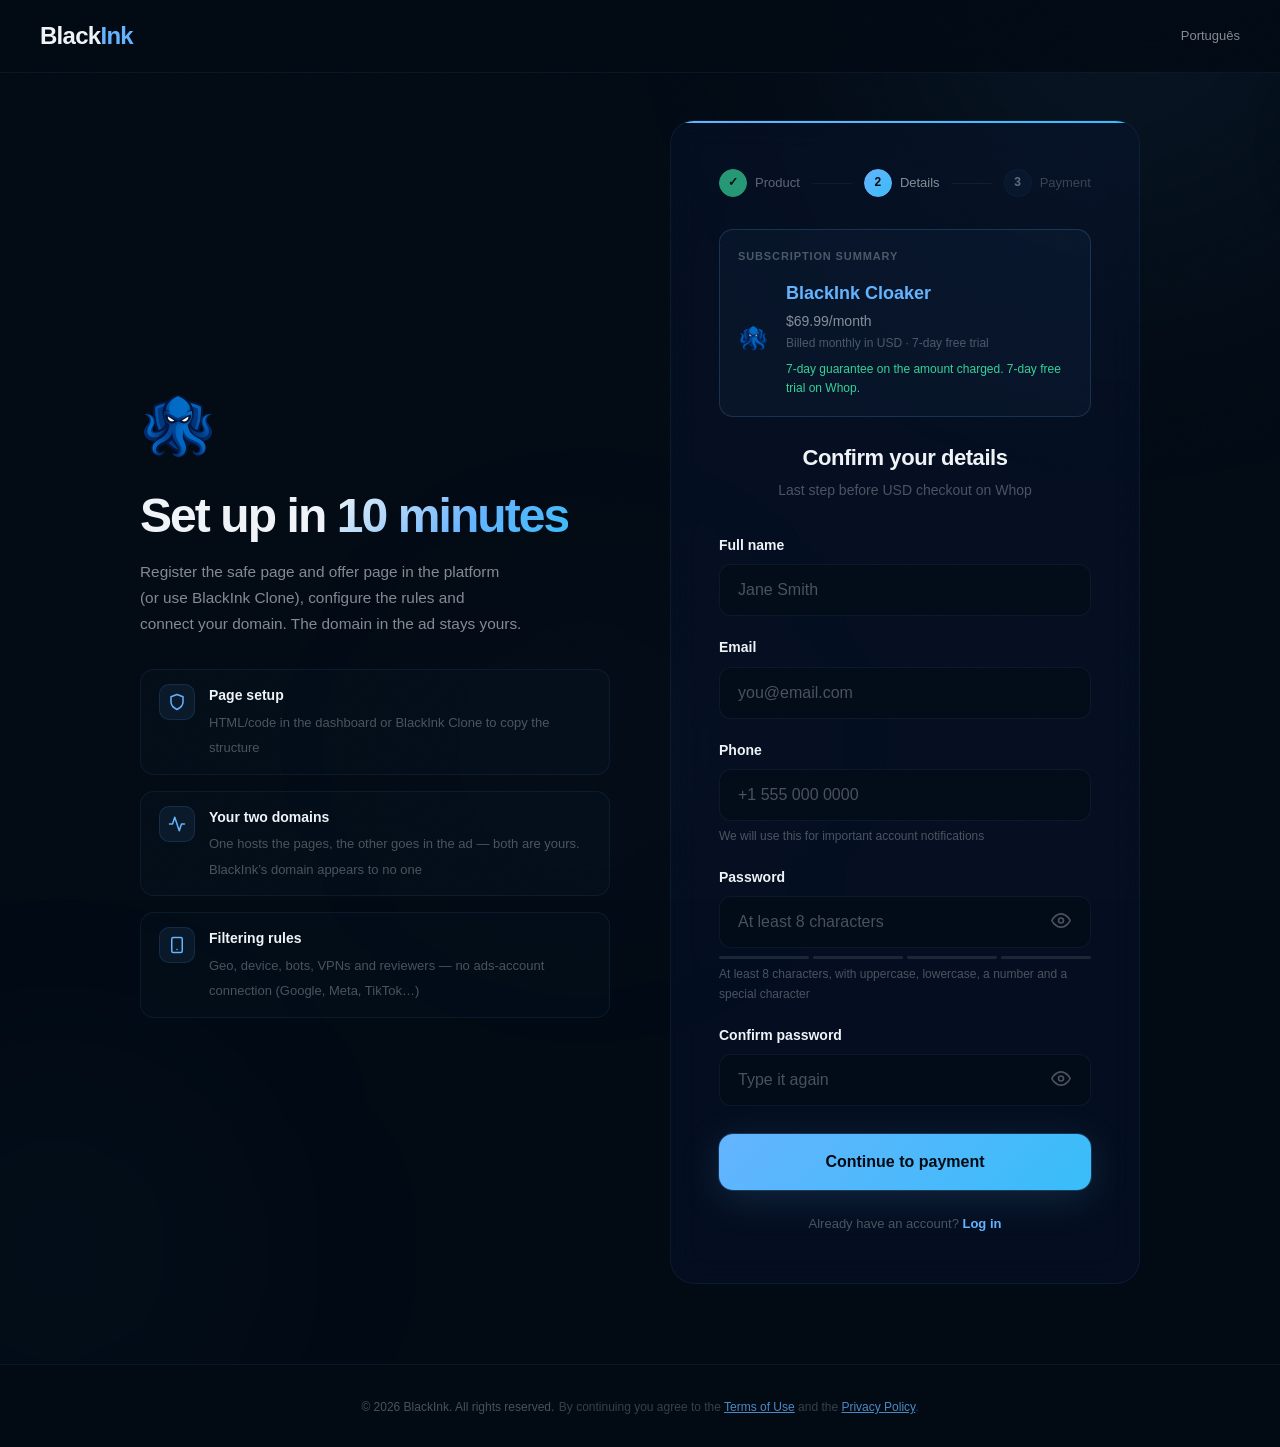
<file: cadastro/index.html>
<!DOCTYPE html>
<html lang="pt-BR">
<head>
    <meta charset="UTF-8">
    <meta name="viewport" content="width=device-width, initial-scale=1.0">
    <script>document.documentElement.setAttribute('data-locale-pending','1');setTimeout(function(){document.documentElement.removeAttribute('data-locale-pending');},800);</script>
    <style>html[data-locale-pending]{visibility:hidden}</style>
    <script src="/js/locale-redirect.js"></script>
    <script>if(!window.__blackinkLocaleRedirecting)document.documentElement.removeAttribute('data-locale-pending');</script>
    <title>Criar Conta — BlackInk</title>
    <link rel="canonical" href="https://blackink.cloud/cadastro/">
    <meta name="description" content="Crie sua conta na plataforma BlackInk — cloaker server-side para Google Ads, Meta, TikTok e outras plataformas. R$ 399,99/mês.">
    <link rel="icon" type="image/x-icon" href="/favicon.ico">
    <link rel="preconnect" href="https://api.fontshare.com">
    <link rel="preconnect" href="https://cdn.fontshare.com" crossorigin>
    <link href="https://api.fontshare.com/v2/css?f[]=general-sans@300,400,500,600,700&display=swap" rel="stylesheet">
    <style>
        /* ══════════════════════════════════════════════════════════
           BLACKINK — Register Page
           ══════════════════════════════════════════════════════════ */
        :root {
            --ff-display: 'General Sans', -apple-system, BlinkMacSystemFont, sans-serif;
            --ff-body: 'General Sans', -apple-system, BlinkMacSystemFont, sans-serif;
            --bg: #020a14;
            --bg2: #06111f;
            --surface: rgba(8,22,48,0.45);
            --border: rgba(100,180,255,0.08);
            --border-h: rgba(100,180,255,0.18);
            --white: #f0f4f8;
            --dim: rgba(240,244,248,0.55);
            --muted: rgba(240,244,248,0.3);
            --accent: #64b4ff;
            --accent2: #38bdf8;
            --green: #34d399;
            --gold: #fbbf24;   /* usado por .password-strength-bar.medium — sem isto a barra fica transparente */
            --error: #f87171;
            --ease: cubic-bezier(0.16,1,0.3,1);
        }
        *,*::before,*::after{box-sizing:border-box;margin:0;padding:0}
        html{scroll-behavior:smooth;-webkit-text-size-adjust:100%}
        body{font-family:var(--ff-body);color:var(--white);background:var(--bg);-webkit-font-smoothing:antialiased;overflow-x:hidden;line-height:1.6;min-height:100vh;display:flex;flex-direction:column}
        a{color:inherit;text-decoration:none}
        img{max-width:100%;display:block}
        ul{list-style:none}

        /* Grain */
        body::after{content:'';position:fixed;inset:0;z-index:9999;pointer-events:none;opacity:0.022;background-image:url("data:image/svg+xml,%3Csvg viewBox='0 0 256 256' xmlns='http://www.w3.org/2000/svg'%3E%3Cfilter id='n'%3E%3CfeTurbulence type='fractalNoise' baseFrequency='0.9' numOctaves='4' stitchTiles='stitch'/%3E%3C/filter%3E%3Crect width='100%25' height='100%25' filter='url(%23n)'/%3E%3C/svg%3E");background-size:256px}

        /* ── Layout ── */
        .container{max-width:1200px;margin:0 auto;padding:0 24px}
        @media(min-width:768px){.container{padding:0 48px}}

        /* ── Typography ── */
        .t-xl{font-family:var(--ff-display);font-weight:700;font-size:clamp(32px,5vw,48px);line-height:1.1;letter-spacing:-0.04em}
        .t-lg{font-family:var(--ff-display);font-weight:700;font-size:clamp(22px,3.5vw,32px);line-height:1.15;letter-spacing:-0.03em}
        .t-md{font-family:var(--ff-display);font-weight:600;font-size:clamp(17px,2vw,22px);line-height:1.2;letter-spacing:-0.02em}
        .t-body{font-size:clamp(15px,1.2vw,17px);line-height:1.7;color:var(--dim)}
        .t-label{font-size:12px;font-weight:600;letter-spacing:0.15em;text-transform:uppercase;color:var(--accent)}
        .grad{background:linear-gradient(135deg,#f0f4f8 0%,var(--accent) 60%,var(--accent2) 100%);-webkit-background-clip:text;-webkit-text-fill-color:transparent;background-clip:text}

        /* ── Buttons ── */
        .btn{display:inline-flex;align-items:center;justify-content:center;gap:10px;border:none;border-radius:14px;font-family:var(--ff-body);font-weight:600;cursor:pointer;position:relative;overflow:hidden;transition:all .4s var(--ease)}
        .btn-p{background:linear-gradient(135deg,var(--accent),var(--accent2));color:#020a14;font-size:16px;height:56px;padding:0 32px;box-shadow:0 0 0 1px rgba(100,180,255,0.2),0 8px 40px rgba(100,180,255,0.15);width:100%}
        .btn-p::before{content:'';position:absolute;top:0;left:-100%;width:100%;height:100%;background:linear-gradient(90deg,transparent,rgba(255,255,255,0.15),transparent);transition:left .6s var(--ease)}
        .btn-p:hover:not(:disabled)::before{left:100%}
        .btn-p:hover:not(:disabled){transform:translateY(-3px);box-shadow:0 0 0 1px rgba(100,180,255,0.3),0 20px 60px rgba(100,180,255,0.25)}
        .btn-p:active{transform:translateY(0)}
        .btn-p:disabled{opacity:0.5;cursor:not-allowed}
        .btn-o{background:transparent;color:var(--white);font-size:16px;height:56px;padding:0 32px;border:1px solid var(--border-h);width:100%}
        .btn-o:hover{border-color:rgba(100,180,255,0.35);background:rgba(100,180,255,0.04);transform:translateY(-3px)}

        /* ── Header ── */
        .hdr{position:fixed;top:0;left:0;right:0;z-index:100;padding:0 24px;background:rgba(2,10,20,0.88);backdrop-filter:blur(24px);-webkit-backdrop-filter:blur(24px);border-bottom:1px solid var(--border)}
        .hdr-in{max-width:1200px;margin:0 auto;display:flex;align-items:center;justify-content:space-between;height:72px}
        .hdr-logo{font-family:var(--ff-display);font-size:24px;font-weight:700;letter-spacing:-0.03em}
        .hdr-logo span{color:var(--accent)}

        /* ── Main Section ── */
        .main-section{flex:1;padding:120px 24px 80px;position:relative;overflow:hidden;display:flex;align-items:center}

        /* Gradient mesh background */
        .mesh{position:absolute;inset:0;overflow:hidden;pointer-events:none}
        .mesh div{position:absolute;border-radius:50%;filter:blur(130px);animation:mesh-float 20s ease-in-out infinite}
        .mesh .m1{width:700px;height:700px;background:radial-gradient(circle,rgba(100,180,255,0.1),transparent 70%);top:-25%;right:-15%;animation-delay:0s}
        .mesh .m2{width:500px;height:500px;background:radial-gradient(circle,rgba(56,189,248,0.06),transparent 70%);bottom:-10%;left:-15%;animation-delay:-7s}
        .mesh .m3{width:400px;height:400px;background:radial-gradient(circle,rgba(129,140,248,0.05),transparent 70%);top:40%;left:30%;animation-delay:-14s}
        @keyframes mesh-float{0%,100%{transform:translate(0,0) scale(1)}33%{transform:translate(30px,-20px) scale(1.05)}66%{transform:translate(-20px,30px) scale(0.95)}}

        /* Floating particles */
        .particle{position:absolute;width:2px;height:2px;border-radius:50%;background:rgba(140,210,255,0.5);bottom:-10px;animation:p-up 45s linear infinite,p-glow 8s ease-in-out infinite;pointer-events:none}
        @keyframes p-up{from{transform:translateY(0);opacity:0}5%{opacity:1}95%{opacity:1}to{transform:translateY(-100vh);opacity:0}}
        @keyframes p-glow{0%,100%{box-shadow:0 0 4px rgba(140,210,255,0.3)}50%{box-shadow:0 0 12px rgba(140,210,255,0.8)}}

        .content{position:relative;z-index:1;width:100%}

        /* ── Register Layout ── */
        .register-layout{display:grid;grid-template-columns:1fr;gap:60px;max-width:1000px;margin:0 auto;align-items:center}
        @media(min-width:900px){
            .register-layout{grid-template-columns:1fr 1fr}
        }

        /* ── Left Side - Info ── */
        .register-info{text-align:center}
        @media(min-width:900px){
            .register-info{text-align:left}
        }

        .register-info-logo{width:80px;height:80px;margin:0 auto 24px}
        @media(min-width:900px){
            .register-info-logo{margin:0 0 24px}
        }

        .register-info-logo img{width:100%;height:100%}

        .register-info-title{margin-bottom:16px}
        .register-info-subtitle{margin-bottom:32px;max-width:400px;margin-left:auto;margin-right:auto;text-wrap:balance}
        @media(min-width:900px){
            .register-info-subtitle{margin-left:0;margin-right:0}
        }

        .register-features{display:flex;flex-direction:column;gap:16px}
        .register-feature{display:flex;align-items:flex-start;gap:14px;padding:14px 18px;background:rgba(100,180,255,0.02);border:1px solid var(--border);border-radius:14px;transition:all .3s var(--ease)}
        .register-feature:hover{border-color:var(--border-h);background:rgba(100,180,255,0.04)}
        .register-feature-icon{flex-shrink:0;width:36px;height:36px;border-radius:10px;background:rgba(100,180,255,0.08);border:1px solid rgba(100,180,255,0.12);display:flex;align-items:center;justify-content:center;color:var(--accent)}
        .register-feature-icon svg{width:18px;height:18px;stroke:currentColor;fill:none;stroke-width:2;stroke-linecap:round;stroke-linejoin:round}
        .register-feature-text{flex:1}
        .register-feature-text strong{display:block;color:var(--white);font-weight:600;font-size:14px;margin-bottom:2px}
        .register-feature-text span{font-size:13px;color:var(--muted)}

        /* ── Right Side - Form ── */
        .register-card{background:var(--surface);backdrop-filter:blur(16px);-webkit-backdrop-filter:blur(16px);border:1px solid var(--border);border-radius:24px;padding:clamp(32px,5vw,48px);position:relative;overflow:hidden;animation:card-in .8s var(--ease) both}
        .register-card::before{content:'';position:absolute;top:0;left:0;right:0;height:2px;background:linear-gradient(90deg,var(--accent),var(--accent2))}
        .register-card::after{content:'';position:absolute;top:0;left:0;right:0;height:1px;background:linear-gradient(90deg,transparent,rgba(255,255,255,0.06),transparent)}
        @keyframes card-in{from{opacity:0;transform:translateY(40px) scale(0.95)}to{opacity:1;transform:translateY(0) scale(1)}}

        .register-card-header{text-align:center;margin-bottom:32px}
        .register-card-title{margin-bottom:8px}
        .register-card-subtitle{font-size:14px;color:var(--muted)}

        /* ── Order summary (single product) ── */
        .selected-plan{background:rgba(100,180,255,0.04);border:1px solid var(--border-h);border-radius:14px;padding:18px;margin-bottom:28px}
        .selected-plan-label{font-size:11px;font-weight:600;letter-spacing:.08em;text-transform:uppercase;color:var(--muted);margin-bottom:13px}
        .selected-plan-row{display:flex;align-items:center;gap:16px}
        .selected-plan-icon{flex-shrink:0;width:32px;height:32px}
        .selected-plan-icon img{width:100%;height:100%;object-fit:contain}
        .selected-plan-info{flex:1}
        .selected-plan-name{font-family:var(--ff-display);font-weight:700;font-size:18px;color:var(--accent);margin-bottom:4px}
        .selected-plan-price{font-size:14px;color:var(--dim);line-height:1.5}
        .selected-plan-billing{font-size:12px;color:var(--muted);margin-top:2px}

        /* ── Form ── */
        .form-group{margin-bottom:20px}
        .form-label{display:block;margin-bottom:8px;font-weight:600;font-size:14px;color:var(--white)}
        .form-input{width:100%;padding:16px 18px;background:rgba(2,10,20,0.6);border:1px solid var(--border);border-radius:12px;color:var(--white);font-size:16px;font-family:var(--ff-body);transition:all .3s var(--ease)}
        .form-input:focus{outline:none;border-color:var(--accent);box-shadow:0 0 0 3px rgba(100,180,255,0.15)}
        .form-input::placeholder{color:var(--muted)}
        .form-input.error{border-color:var(--error)}
        .form-input:disabled{opacity:0.7;cursor:not-allowed;background:rgba(2,10,20,0.4)}

        .form-hint{font-size:12px;color:var(--muted);margin-top:6px}
        .form-error{color:var(--error);font-size:12px;margin-top:6px;display:none}
        .form-error.show{display:block}

        .password-toggle{position:relative}
        .password-toggle .form-input{padding-right:50px}
        .password-toggle-btn{position:absolute;right:16px;top:50%;transform:translateY(-50%);background:none;border:none;color:var(--muted);cursor:pointer;padding:4px;transition:color .3s}
        .password-toggle-btn:hover{color:var(--white)}
        .password-toggle-btn svg{width:20px;height:20px;stroke:currentColor;fill:none;stroke-width:2;stroke-linecap:round;stroke-linejoin:round}

        .password-strength{display:flex;gap:4px;margin-top:8px}
        .password-strength-bar{flex:1;height:3px;background:rgba(255,255,255,0.1);border-radius:2px;transition:background .3s}
        .password-strength-bar.weak{background:#ef4444}
        .password-strength-bar.medium{background:var(--gold)}
        .password-strength-bar.strong{background:var(--green)}

        .btn-group{display:flex;flex-direction:column;gap:12px;margin-top:28px}

        /* Loading Spinner */
        .loading{display:inline-block;width:20px;height:20px;border:2px solid rgba(2,10,20,0.3);border-radius:50%;border-top-color:#020a14;animation:spin 1s ease-in-out infinite}
        @keyframes spin{to{transform:rotate(360deg)}}

        .form-footer{margin-top:24px;text-align:center}
        .form-footer p{font-size:13px;color:var(--muted)}
        .form-footer a{color:var(--accent);font-weight:600;transition:color .3s}
        .form-footer a:hover{color:var(--accent2)}

        /* ── Steps Indicator ── */
        .steps{display:flex;align-items:center;justify-content:center;gap:12px;margin-bottom:32px}
        .step{display:flex;align-items:center;gap:8px;opacity:0.4;transition:opacity .3s}
        .step.active{opacity:1}
        .step.completed{opacity:0.7}
        .step-num{width:28px;height:28px;border-radius:50%;background:rgba(100,180,255,0.1);border:1px solid var(--border);display:flex;align-items:center;justify-content:center;font-size:12px;font-weight:700;color:var(--white);transition:all .3s}
        .step.active .step-num{background:linear-gradient(135deg,var(--accent),var(--accent2));border-color:var(--accent);color:#020a14}
        .step.completed .step-num{background:var(--green);border-color:var(--green);color:#020a14}
        .step-label{font-size:13px;color:var(--dim);font-weight:500}
        .step-line{width:40px;height:1px;background:var(--border)}

        /* ── Footer ── */
        .footer{padding:28px 0;border-top:1px solid var(--border)}
        .f-bottom{text-align:center}
        .f-bottom span{font-size:12px;color:var(--muted)}

        /* ── Cursor ── */
        .cursor{position:fixed;width:8px;height:8px;border-radius:50%;background:var(--accent);pointer-events:none;z-index:9997;opacity:0;mix-blend-mode:screen;transition:opacity .3s,width .4s var(--ease),height .4s var(--ease);transform:translate(-50%,-50%)}
        .cursor.on{opacity:.5}
        .cursor.big{width:48px;height:48px;opacity:.12}
        @media(pointer:coarse){.cursor{display:none}}

        /* ── Responsive ── */
        @media(max-width:767px){
            /* itens de grid com conteúdo largo não encolhem sem min-width:0 —
               era isso que cortava o checkout horizontalmente no telefone */
            .register-info,.register-card{min-width:0}
            .step-line{width:auto;flex:1 1 0;min-width:8px}
            .step-label{font-size:12px}
            /* o stepper era cortado pelo overflow:hidden do card em todo telefone.
               Bolinha fixa, rótulo encolhe, linha absorve o resto. */
            /* o rótulo empilha embaixo da bolinha em vez de encolher — encolher
               truncava para "Prod… / Da… / Pagame…" abaixo de 410px */
            .steps{gap:6px}
            .step{flex-direction:column;gap:4px;min-width:0}
            .step-num{width:24px;height:24px;flex:0 0 24px;font-size:12px}
            .step-label{font-size:11px;white-space:nowrap}
            .step-line{align-self:flex-start;margin-top:11px}

            .main-section{padding:100px 20px 60px}
            .register-features{display:none}
        }

        /* ── Toast Notification ── */
        .toast{position:fixed;top:100px;right:24px;z-index:9998;max-width:360px;padding:16px 20px;background:var(--surface);backdrop-filter:blur(16px);border:1px solid var(--border);border-radius:14px;box-shadow:0 8px 40px rgba(0,0,0,0.3);transform:translateX(120%);transition:transform .5s var(--ease);display:flex;align-items:flex-start;gap:12px}
        .toast.show{transform:translateX(0)}
        .toast.toast-error{border-color:rgba(248,113,113,0.3)}
        .toast.toast-success{border-color:rgba(52,211,153,0.3)}
        .toast-icon{flex-shrink:0;width:24px;height:24px;border-radius:50%;display:flex;align-items:center;justify-content:center;font-size:14px}
        .toast-error .toast-icon{background:rgba(248,113,113,0.15);color:var(--error)}
        .toast-success .toast-icon{background:rgba(52,211,153,0.15);color:var(--green)}
        .toast-content{flex:1}
        .toast-title{font-weight:600;font-size:14px;color:var(--white);margin-bottom:2px}
        .toast-message{font-size:13px;color:var(--dim)}
        .toast-close{flex-shrink:0;background:none;border:none;color:var(--muted);cursor:pointer;padding:4px}
        .toast-close:hover{color:var(--white)}
    </style>
<script>!function(w,d,s,u,n,a,b){if(w[n])return;a=w[n]={q:[],t: new Date,s:[],o:u,track:function(){a.q.push([ new Date].concat([].slice.call(arguments)))},setScope:function(){a.s=[].slice.call(arguments).filter(function(x){return typeof x==="string"});a.q.push([ new Date,"setScope"].concat(a.s))},scope:function(){var c=[].slice.call(arguments);return{track:function(){a.q.push([ new Date].concat([].slice.call(arguments)).concat([{__scope:c}]))}}}};b=d.createElement(s);b.async=1;b.src=u+"/s.js";d.getElementsByTagName(s)[0].parentNode.insertBefore(b,d.getElementsByTagName(s)[0])}(window,document,"script","https://t.whop.tw","whop");whop.setScope("biz_DJ6XbjaZmfVjZ8");whop.track("page");</script>
<script async src="https://aromatic-caribou-889.convex.site/api/a/am_F9WQQ4mvZaaAy7--"></script>
<!-- Google tag (gtag.js) -->
<script async src="https://www.googletagmanager.com/gtag/js?id=G-B05EJEJ91F"></script>
<script>
  if (!window.__blackinkLocaleRedirecting) {
    window.dataLayer = window.dataLayer || [];
    function gtag(){dataLayer.push(arguments);}
    gtag('js', new Date());
    gtag('config', 'G-B05EJEJ91F');
  }
</script>
<script>if(!window.__blackinkLocaleRedirecting)(function(c,l,a,r,i,t,y){c[a]=c[a]||function(){(c[a].q=c[a].q||[]).push(arguments)};t=l.createElement(r);t.async=1;t.src="https://www.clarity.ms/tag/"+i;y=l.getElementsByTagName(r)[0];y.parentNode.insertBefore(t,y)})(window,document,"clarity","script","y8vfmyfyw1");</script>
</head>
<body>

<!-- Cursor -->
<div class="cursor" id="cur"></div>

<!-- Toast -->
<div class="toast" id="toast">
    <div class="toast-icon">!</div>
    <div class="toast-content">
        <div class="toast-title" id="toastTitle">Erro</div>
        <div class="toast-message" id="toastMessage">Mensagem de erro</div>
    </div>
    <button class="toast-close" onclick="hideToast()">✕</button>
</div>

<!-- ═══════ HEADER ═══════ -->
<header class="hdr">
    <div class="hdr-in">
        <a href="/" class="hdr-logo">Black<span>Ink</span></a>
        <a href="/en/cadastro/?lang=en" class="hdr-logo" style="font-size:13px;font-weight:500;color:var(--dim);letter-spacing:0">English</a>
    </div>
</header>

<!-- ═══════ MAIN ═══════ -->
<main class="main-section">
    <!-- Background effects -->
    <div class="mesh">
        <div class="m1"></div>
        <div class="m2"></div>
        <div class="m3"></div>
    </div>
    <div class="particle" style="left:10%;animation-delay:0s,-2s"></div>
    <div class="particle" style="left:25%;animation-delay:-10s,-4s"></div>
    <div class="particle" style="left:40%;animation-delay:-20s,-6s"></div>
    <div class="particle" style="left:55%;animation-delay:-30s,-3s"></div>
    <div class="particle" style="left:70%;animation-delay:-15s,-7s"></div>
    <div class="particle" style="left:85%;animation-delay:-25s,-5s"></div>

    <div class="content">
        <div class="container">
            <div class="register-layout">
                <!-- Left Side - Info -->
                <div class="register-info">
                    <div class="register-info-logo">
                        <img src="../images/logo-icon-160.png" width="160" height="160" alt="BlackInk">
                    </div>
                    <h1 class="t-xl register-info-title" id="infoTitle">
                        Configure em <span class="grad">10 minutos</span>
                    </h1>
                    <p class="t-body register-info-subtitle" id="infoSubtitle">
                        Cadastre safe page e offer page na plataforma (ou use BlackInk Clone), configure as regras e conecte o seu domínio. O domínio que vai no anúncio continua sendo o seu.
                    </p>

                    <div class="register-features" id="infoFeatures">
                        <div class="register-feature">
                            <div class="register-feature-icon">
                                <svg viewBox="0 0 24 24"><path d="M12 22s8-4 8-10V5l-8-3-8 3v7c0 6 8 10 8 10z"/></svg>
                            </div>
                            <div class="register-feature-text">
                                <strong>Cadastro de páginas</strong>
                                <span>HTML/código no painel ou BlackInk Clone para replicar estrutura</span>
                            </div>
                        </div>
                        <div class="register-feature">
                            <div class="register-feature-icon">
                                <svg viewBox="0 0 24 24"><polyline points="22 12 18 12 15 21 9 3 6 12 2 12"/></svg>
                            </div>
                            <div class="register-feature-text">
                                <strong>Seus dois domínios</strong>
                                <span>Um hospeda as páginas, o outro vai no anúncio — os dois são seus. O da BlackInk não aparece para ninguém</span>
                            </div>
                        </div>
                        <div class="register-feature">
                            <div class="register-feature-icon">
                                <svg viewBox="0 0 24 24"><rect x="5" y="2" width="14" height="20" rx="2"/><line x1="12" y1="18" x2="12" y2="18"/></svg>
                            </div>
                            <div class="register-feature-text">
                                <strong>Regras de filtragem</strong>
                                <span>Geo, device, bots, VPNs e revisores — sem conectar conta de anúncios (Google, Meta, TikTok…)</span>
                            </div>
                        </div>
                    </div>
                </div>

                <!-- Right Side - Form -->
                <div class="register-card">
                    <!-- Steps -->
                    <div class="steps">
                        <div class="step completed">
                            <div class="step-num">✓</div>
                            <span class="step-label">Produto</span>
                        </div>
                        <div class="step-line"></div>
                        <div class="step active">
                            <div class="step-num">2</div>
                            <span class="step-label">Dados</span>
                        </div>
                        <div class="step-line"></div>
                        <div class="step">
                            <div class="step-num">3</div>
                            <span class="step-label">Pagamento</span>
                        </div>
                    </div>

                    <!-- Order summary -->
                    <div class="selected-plan" id="selectedPlan">
                        <div class="selected-plan-label">Resumo da assinatura</div>
                        <div class="selected-plan-row">
                            <div class="selected-plan-icon"><img src="../images/logo-icon-160.png" width="160" height="160" alt=""></div>
                            <div class="selected-plan-info">
                                <div class="selected-plan-name" id="planName">BlackInk Cloaker</div>
                                <div class="selected-plan-price" id="planPrice">R$ 399,99/mês</div>
                                <div class="selected-plan-billing" id="planBilling">Cobrança mensal</div>
                                <div class="selected-plan-billing" id="planGuarantee" style="color:var(--green);margin-top:6px">7 dias de garantia sobre o valor cobrado.</div>
                            </div>
                        </div>
                    </div>

                    <div class="register-card-header">
                        <h2 class="t-md register-card-title">Confirme seus dados</h2>
                        <p class="register-card-subtitle">Último passo antes do pagamento</p>
                    </div>

                    <form id="registerForm">
                        <div class="form-group">
                            <label for="name" class="form-label">Nome completo</label>
                            <input
                                type="text"
                                id="name"
                                name="name"
                                class="form-input"
                                placeholder="João da Silva"
                                required
                                autocomplete="name"
                            >
                            <div class="form-error" id="nameError">Por favor, insira seu nome completo (nome e sobrenome)</div>
                        </div>

                        <div class="form-group">
                            <label for="email" class="form-label">E-mail</label>
                            <input
                                type="email"
                                id="email"
                                name="username"
                                class="form-input"
                                placeholder="seu@email.com"
                                required
                                autocomplete="email"
                            >
                            <div class="form-error" id="emailError">Por favor, insira um e-mail válido</div>
                        </div>

                        <div class="form-group">
                            <label for="phone" class="form-label">Telefone</label>
                            <input
                                type="tel"
                                id="phone"
                                name="phone"
                                class="form-input"
                                placeholder="(11) 99999-9999"
                                required
                                autocomplete="tel"
                            >
                            <div class="form-hint">Usaremos para notificações importantes sobre sua conta</div>
                            <div class="form-error" id="phoneError">Por favor, insira um telefone válido com DDD</div>
                        </div>

                        <div class="form-group">
                            <label for="password" class="form-label">Senha</label>
                            <div class="password-toggle">
                                <input
                                    type="password"
                                    id="password"
                                    name="password"
                                    class="form-input"
                                    placeholder="Mínimo 8 caracteres"
                                    required
                                    autocomplete="new-password"
                                >
                                <button type="button" class="password-toggle-btn" id="togglePassword">
                                    <svg viewBox="0 0 24 24" id="eyeIcon"><path d="M1 12s4-8 11-8 11 8 11 8-4 8-11 8-11-8-11-8z"/><circle cx="12" cy="12" r="3"/></svg>
                                </button>
                            </div>
                            <div class="password-strength" id="passwordStrength">
                                <div class="password-strength-bar" id="str1"></div>
                                <div class="password-strength-bar" id="str2"></div>
                                <div class="password-strength-bar" id="str3"></div>
                                <div class="password-strength-bar" id="str4"></div>
                            </div>
                            <div class="form-hint">Mínimo 8 caracteres, com maiúscula, minúscula, número e caractere especial</div>
                            <div class="form-error" id="passwordError">A senha não atende aos requisitos mínimos</div>
                        </div>

                        <div class="form-group">
                            <label for="confirmPassword" class="form-label">Confirmar senha</label>
                            <div class="password-toggle">
                                <input
                                    type="password"
                                    id="confirmPassword"
                                    name="confirm_password"
                                    class="form-input"
                                    placeholder="Digite novamente"
                                    required
                                    autocomplete="new-password"
                                >
                                <button type="button" class="password-toggle-btn" id="toggleConfirmPassword">
                                    <svg viewBox="0 0 24 24"><path d="M1 12s4-8 11-8 11 8 11 8-4 8-11 8-11-8-11-8z"/><circle cx="12" cy="12" r="3"/></svg>
                                </button>
                            </div>
                            <div class="form-error" id="confirmPasswordError">As senhas não coincidem</div>
                        </div>

                        <div class="btn-group">
                            <button type="submit" class="btn btn-p" id="submitBtn">
                                Continuar para Pagamento
                            </button>
                        </div>
                    </form>

                    <div class="form-footer">
                        <p>Já tem uma conta? <a href="https://app.blackink.cloud/auth/login">Fazer login</a></p>
                    </div>
                </div>
            </div>
        </div>
    </div>
</main>

<!-- ═══════ FOOTER ═══════ -->
<footer class="footer">
    <div class="container">
        <div class="f-bottom">
            <span>&copy; 2026 BlackInk. Todos os direitos reservados.</span>
            <span style="opacity:.75">Ao continuar, você concorda com os <a href="/termos-de-uso/" style="color:var(--accent);text-decoration:underline">Termos de Uso</a> e a <a href="/politica-de-privacidade/" style="color:var(--accent);text-decoration:underline">Política de Privacidade</a>.</span>
        </div>
    </div>
</footer>

<script>
(function() {
    // API Configuration
    const API_BASE_URL = 'https://api.blackink.cloud';

    // Single product — API plan name: Maré
    // Valores alinhados aos Prices live da Stripe (prod_V3W7nnfQHlEKnS)
    const DEFAULT_PLAN = 'Maré';
    const PLANS = {
        'Maré': { displayName: 'BlackInk Cloaker', price: 'R$ 399,99/mês', priceValue: 399.99 }
    };

    // Get URL params
    const urlParams = new URLSearchParams(window.location.search);
    let plan = urlParams.get('plan') || DEFAULT_PLAN;
    const period = urlParams.get('period') || 'monthly';

    if (!PLANS[plan]) {
        plan = DEFAULT_PLAN;
    }

    // Update plan info display
    const planData = PLANS[plan];
    document.getElementById('planName').textContent = planData.displayName || plan;

    let priceDisplay = planData.price;
    let billingDisplay = 'Cobrança mensal';
    if (period === 'quarterly') {
        const monthlyEq = (planData.priceValue * 0.9).toFixed(2).replace('.', ',');
        const quarterlyTotal = (planData.priceValue * 3 * 0.9).toFixed(2).replace('.', ',');
        priceDisplay = `R$ ${monthlyEq}/mês`;
        billingDisplay = `Cobrado R$ ${quarterlyTotal} a cada 3 meses`;
    } else if (period === 'yearly') {
        const monthlyEq = (planData.priceValue * 0.85).toFixed(2).replace('.', ',');
        const yearlyTotal = (planData.priceValue * 12 * 0.85).toFixed(2).replace('.', ',');
        priceDisplay = `R$ ${monthlyEq}/mês`;
        billingDisplay = `Cobrado R$ ${yearlyTotal} a cada 12 meses`;
    }
    document.getElementById('planPrice').textContent = priceDisplay;
    document.getElementById('planBilling').textContent = billingDisplay;



    // Form elements
    const form = document.getElementById('registerForm');
    const nameInput = document.getElementById('name');
    const emailInput = document.getElementById('email');
    const phoneInput = document.getElementById('phone');
    const passwordInput = document.getElementById('password');
    const confirmPasswordInput = document.getElementById('confirmPassword');
    const submitBtn = document.getElementById('submitBtn');

    // Password visibility toggles
    document.getElementById('togglePassword').addEventListener('click', () => {
        const type = passwordInput.type === 'password' ? 'text' : 'password';
        passwordInput.type = type;
    });

    document.getElementById('toggleConfirmPassword').addEventListener('click', () => {
        const type = confirmPasswordInput.type === 'password' ? 'text' : 'password';
        confirmPasswordInput.type = type;
    });

    // Phone mask
    phoneInput.addEventListener('input', (e) => {
        let value = e.target.value.replace(/\D/g, '');
        if (value.length > 11) value = value.slice(0, 11);

        if (value.length > 0) {
            value = '(' + value;
        }
        if (value.length > 3) {
            value = value.slice(0, 3) + ') ' + value.slice(3);
        }
        if (value.length > 10) {
            value = value.slice(0, 10) + '-' + value.slice(10);
        }

        e.target.value = value;
    });

    // Password strength indicator
    passwordInput.addEventListener('input', () => {
        const password = passwordInput.value;
        const strength = calculatePasswordStrength(password);
        updatePasswordStrengthUI(strength);
    });

    function calculatePasswordStrength(password) {
        let strength = 0;
        if (password.length >= 8) strength++;
        if (/[a-z]/.test(password)) strength++;
        if (/[A-Z]/.test(password)) strength++;
        if (/\d/.test(password)) strength++;
        if (/[@$!%*#?&]/.test(password)) strength++;
        return strength;
    }

    function updatePasswordStrengthUI(strength) {
        const bars = ['str1', 'str2', 'str3', 'str4'];
        bars.forEach((id, index) => {
            const bar = document.getElementById(id);
            bar.className = 'password-strength-bar';
            if (strength > index) {
                if (strength <= 2) bar.classList.add('weak');
                else if (strength <= 3) bar.classList.add('medium');
                else bar.classList.add('strong');
            }
        });
    }

    // Validation functions
    function validateName(name) {
        return name.trim().includes(' ') && name.trim().length >= 5;
    }

    function validateEmail(email) {
        // {2,} e nao {2,4}: TLDs como .agency, .marketing, .digital e .online
        // tem 5+ letras e eram rejeitados antes de chegar na API.
        return /^[\w-\.]+@([\w-]+\.)+[\w-]{2,}$/.test(email);
    }

    function validatePhone(phone) {
        const digits = phone.replace(/\D/g, '');
        return digits.length >= 10 && digits.length <= 11;
    }

    function validatePassword(password) {
        return /^(?=.*[a-z])(?=.*[A-Z])(?=.*\d)(?=.*[@$!%*#?&])[A-Za-z\d@$!%*#?&]{8,}$/.test(password);
    }

    // Clear errors on input
    [nameInput, emailInput, phoneInput, passwordInput, confirmPasswordInput].forEach(input => {
        input.addEventListener('input', () => {
            input.classList.remove('error');
            const errorEl = document.getElementById(input.id + 'Error') ||
                           document.getElementById(input.name + 'Error');
            if (errorEl) errorEl.classList.remove('show');
        });
    });

    // Whop Pixel — conversion events only. Page views already fire from the snippet.
    // complete_registration: conta criada de fato. Sem purchase/checkout — o Whop registra no servidor.
    function whopChargeForPeriod(billingPeriod) {
        if (billingPeriod === 'quarterly') return Number((planData.priceValue * 3 * 0.9).toFixed(2));
        if (billingPeriod === 'yearly') return Number((planData.priceValue * 12 * 0.85).toFixed(2));
        return planData.priceValue;
    }

    // Form submission
    form.addEventListener('submit', async (e) => {
        e.preventDefault();

        const name = nameInput.value.trim();
        const email = emailInput.value.trim();
        const phone = phoneInput.value.trim();
        const password = passwordInput.value;
        const confirmPassword = confirmPasswordInput.value;

        // Validate all fields
        let isValid = true;

        if (!validateName(name)) {
            nameInput.classList.add('error');
            document.getElementById('nameError').classList.add('show');
            isValid = false;
        }

        if (!validateEmail(email)) {
            emailInput.classList.add('error');
            document.getElementById('emailError').classList.add('show');
            isValid = false;
        }

        if (!validatePhone(phone)) {
            phoneInput.classList.add('error');
            document.getElementById('phoneError').classList.add('show');
            isValid = false;
        }

        if (!validatePassword(password)) {
            passwordInput.classList.add('error');
            document.getElementById('passwordError').classList.add('show');
            isValid = false;
        }

        if (password !== confirmPassword) {
            confirmPasswordInput.classList.add('error');
            document.getElementById('confirmPasswordError').classList.add('show');
            isValid = false;
        }

        if (!isValid) {
            showToast('error', 'Campos inválidos', 'Por favor, corrija os campos destacados.');
            return;
        }

        // Submit to API
        submitBtn.disabled = true;
        submitBtn.innerHTML = '<span class="loading"></span> Processando...';

        const registrationData = {
            name: name,
            username: email,
            phone: phone,
            password: password,
            confirm_password: confirmPassword,
            plan_name: plan,
            period: period
        };

        // Incluir dados de referral (parceiro) se presentes
        var refParam = urlParams.get('ref');
        var storedToken = localStorage.getItem('blackink_referral_token');
        var storedCode = localStorage.getItem('blackink_referral_code');
        if (storedToken) registrationData.cookie_token = storedToken;
        if (refParam || storedCode) registrationData.referral_code = refParam || storedCode;

        // Incluir dados de friend referral (indicacao de amigo) se presentes
        var frefParam = urlParams.get('fref');
        var friendToken = localStorage.getItem('blackink_friend_referral_token');
        var friendCode = localStorage.getItem('blackink_friend_referral_code');
        if (friendToken) registrationData.friend_cookie_token = friendToken;
        if (frefParam || friendCode) registrationData.friend_referral_code = frefParam || friendCode;

        try {
            const response = await fetch(`${API_BASE_URL}/api/users/register`, {
                method: 'POST',
                headers: {
                    'Content-Type': 'application/json',
                    'Accept': 'application/json'
                },
                body: JSON.stringify(registrationData),
                // Sem timeout, uma conexao pendurada deixa o botao em "Processando..."
                // para sempre e a pessoa perde os 5 campos ao recarregar.
                signal: AbortSignal.timeout(20000)
            });

            const data = await response.json();

            if (!response.ok) {
                throw new Error(data.message || 'Erro ao cadastrar usuário');
            }

            // Limpar dados de referral apos registro bem-sucedido
            localStorage.removeItem('blackink_referral_token');
            localStorage.removeItem('blackink_referral_code');
            localStorage.removeItem('blackink_friend_referral_token');
            localStorage.removeItem('blackink_friend_referral_code');

            if (typeof whop !== 'undefined' && typeof whop.track === 'function') {
                whop.track('complete_registration', { value: whopChargeForPeriod(period), currency: 'BRL' });
            }

            // Etapa 3: a API devolve a URL do checkout da Stripe
            // 250ms deixa o pixel enfileirar o complete_registration antes de sair do domínio.
            if (data.checkout_url) {
                setTimeout(() => { window.location.href = data.checkout_url; }, 250);
            } else {
                // Sem checkout_url a conta foi criada mas o pagamento não pôde ser
                // iniciado. Não prometer "redirecionando para o pagamento" — mandar
                // para o login, que é para onde a pessoa realmente vai.
                showToast('success', 'Conta criada!', 'Não conseguimos abrir o pagamento agora. Entre na sua conta para concluir a assinatura.');
                setTimeout(() => {
                    window.location.href = 'https://app.blackink.cloud/auth/login';
                }, 3000);
            }

        } catch (error) {
            console.error('Registration error:', error);
            showToast('error', 'Erro no cadastro', error.message || 'Tente novamente mais tarde.');
            submitBtn.disabled = false;
            submitBtn.innerHTML = 'Continuar para Pagamento';
        }
    });

    // Toast notifications
    function showToast(type, title, message) {
        const toast = document.getElementById('toast');
        const toastTitle = document.getElementById('toastTitle');
        const toastMessage = document.getElementById('toastMessage');

        toast.className = 'toast toast-' + type;
        toastTitle.textContent = title;
        toastMessage.textContent = message;

        toast.classList.add('show');

        setTimeout(() => {
            hideToast();
        }, 5000);
    }

    window.hideToast = function() {
        document.getElementById('toast').classList.remove('show');
    };

    // ── Cursor follower (desktop) ──
    const cur = document.getElementById('cur');
    if (matchMedia('(pointer:fine)').matches && cur) {
        let cx=0,cy=0,tx=0,ty=0;
        document.addEventListener('mousemove', e => { tx=e.clientX; ty=e.clientY; if(!cur.classList.contains('on'))cur.classList.add('on'); });
        (function loop(){ cx+=(tx-cx)*.12; cy+=(ty-cy)*.12; cur.style.left=cx+'px'; cur.style.top=cy+'px'; requestAnimationFrame(loop); })();
        document.querySelectorAll('a,button,input').forEach(el => {
            el.addEventListener('mouseenter', () => cur.classList.add('big'));
            el.addEventListener('mouseleave', () => cur.classList.remove('big'));
        });
        document.addEventListener('mouseleave', () => cur.classList.remove('on'));
        document.addEventListener('mouseenter', () => cur.classList.add('on'));
    }
})();
</script>
<script src="/js/referral-tracking.js"></script>
</body>
</html>
</file>
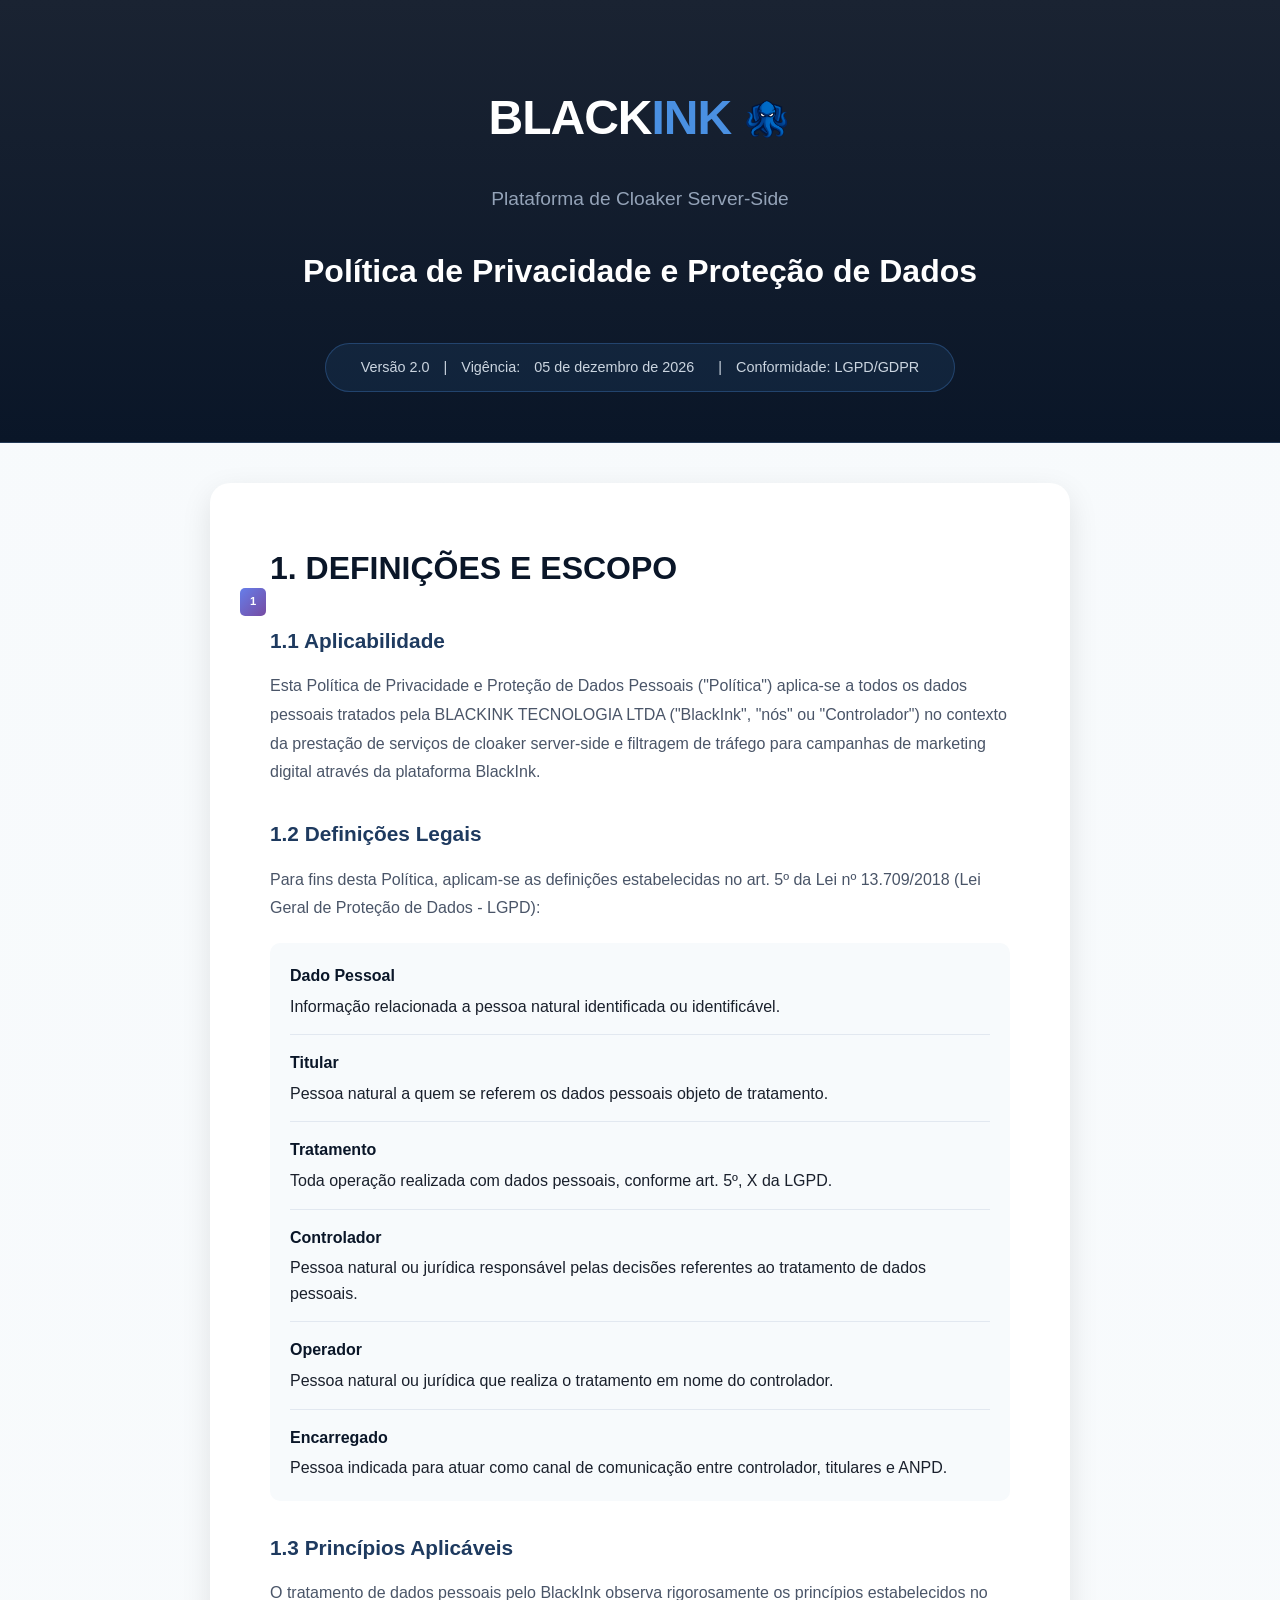
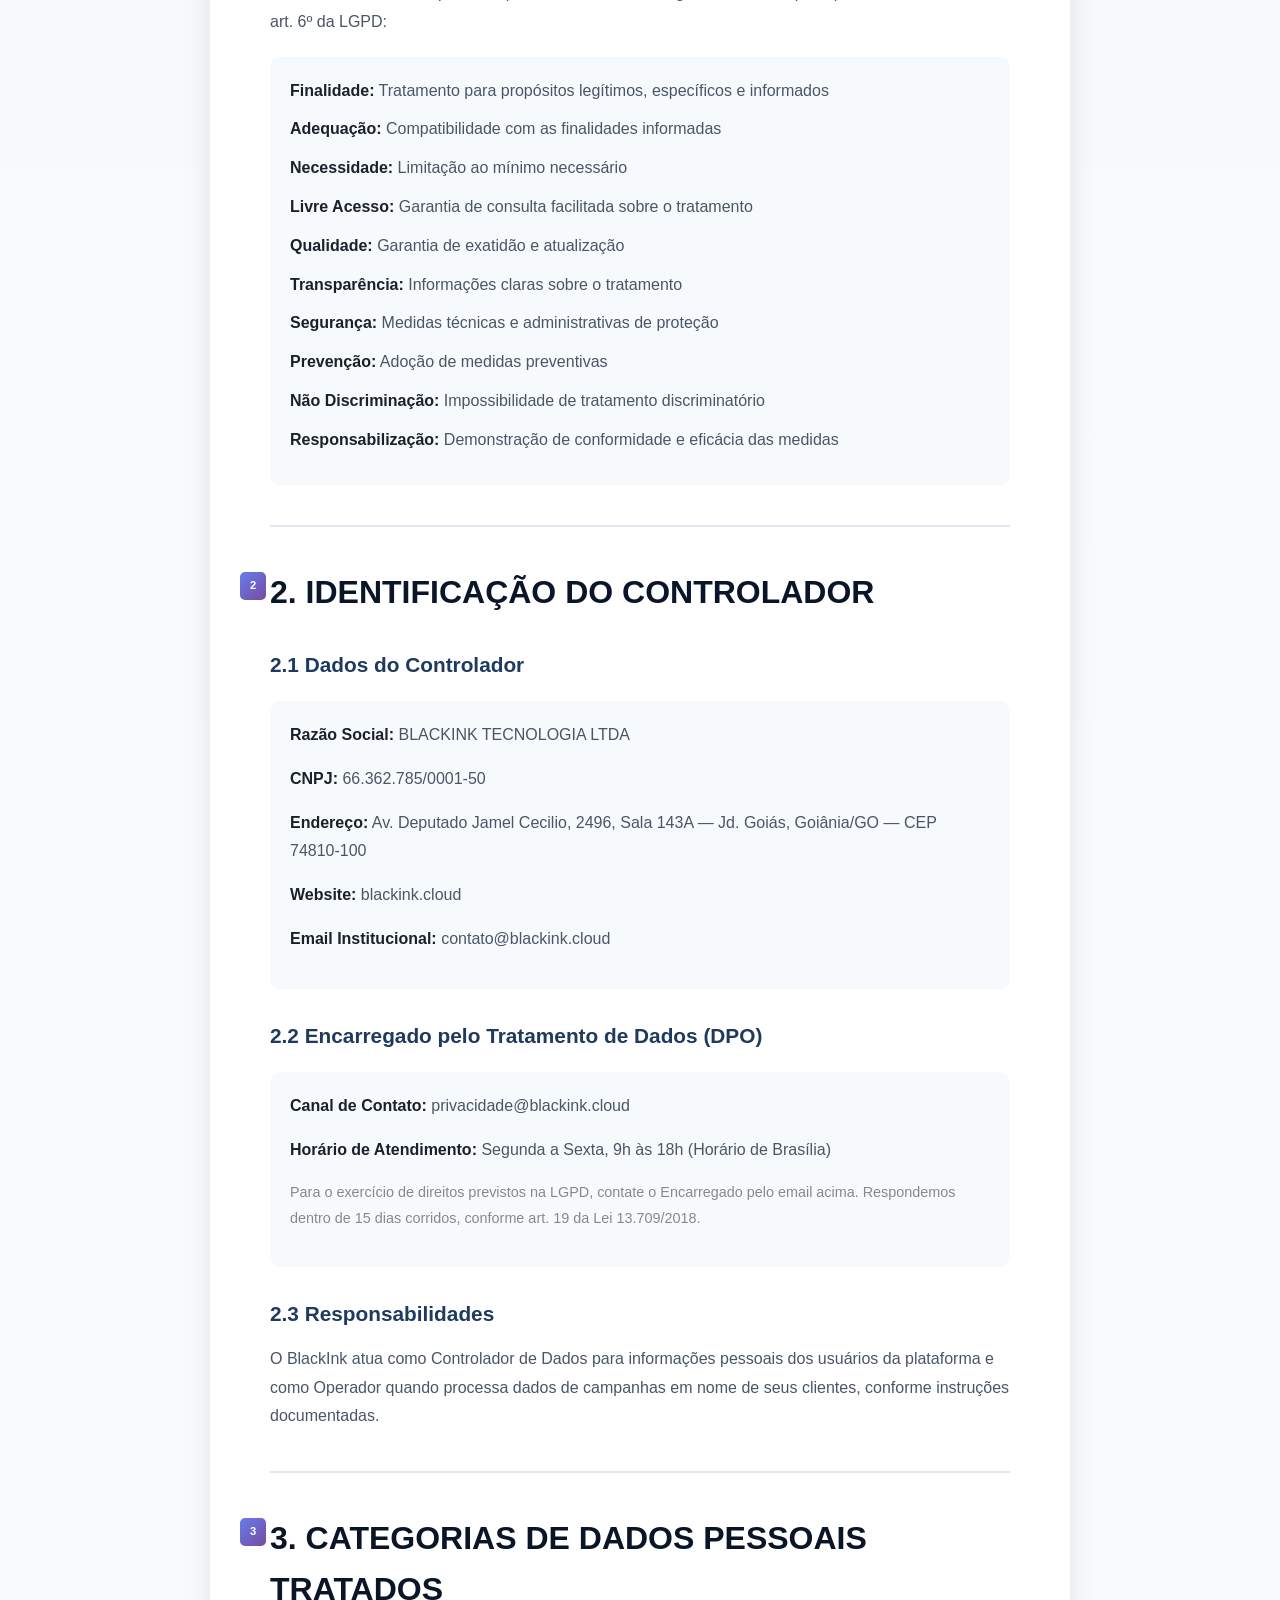
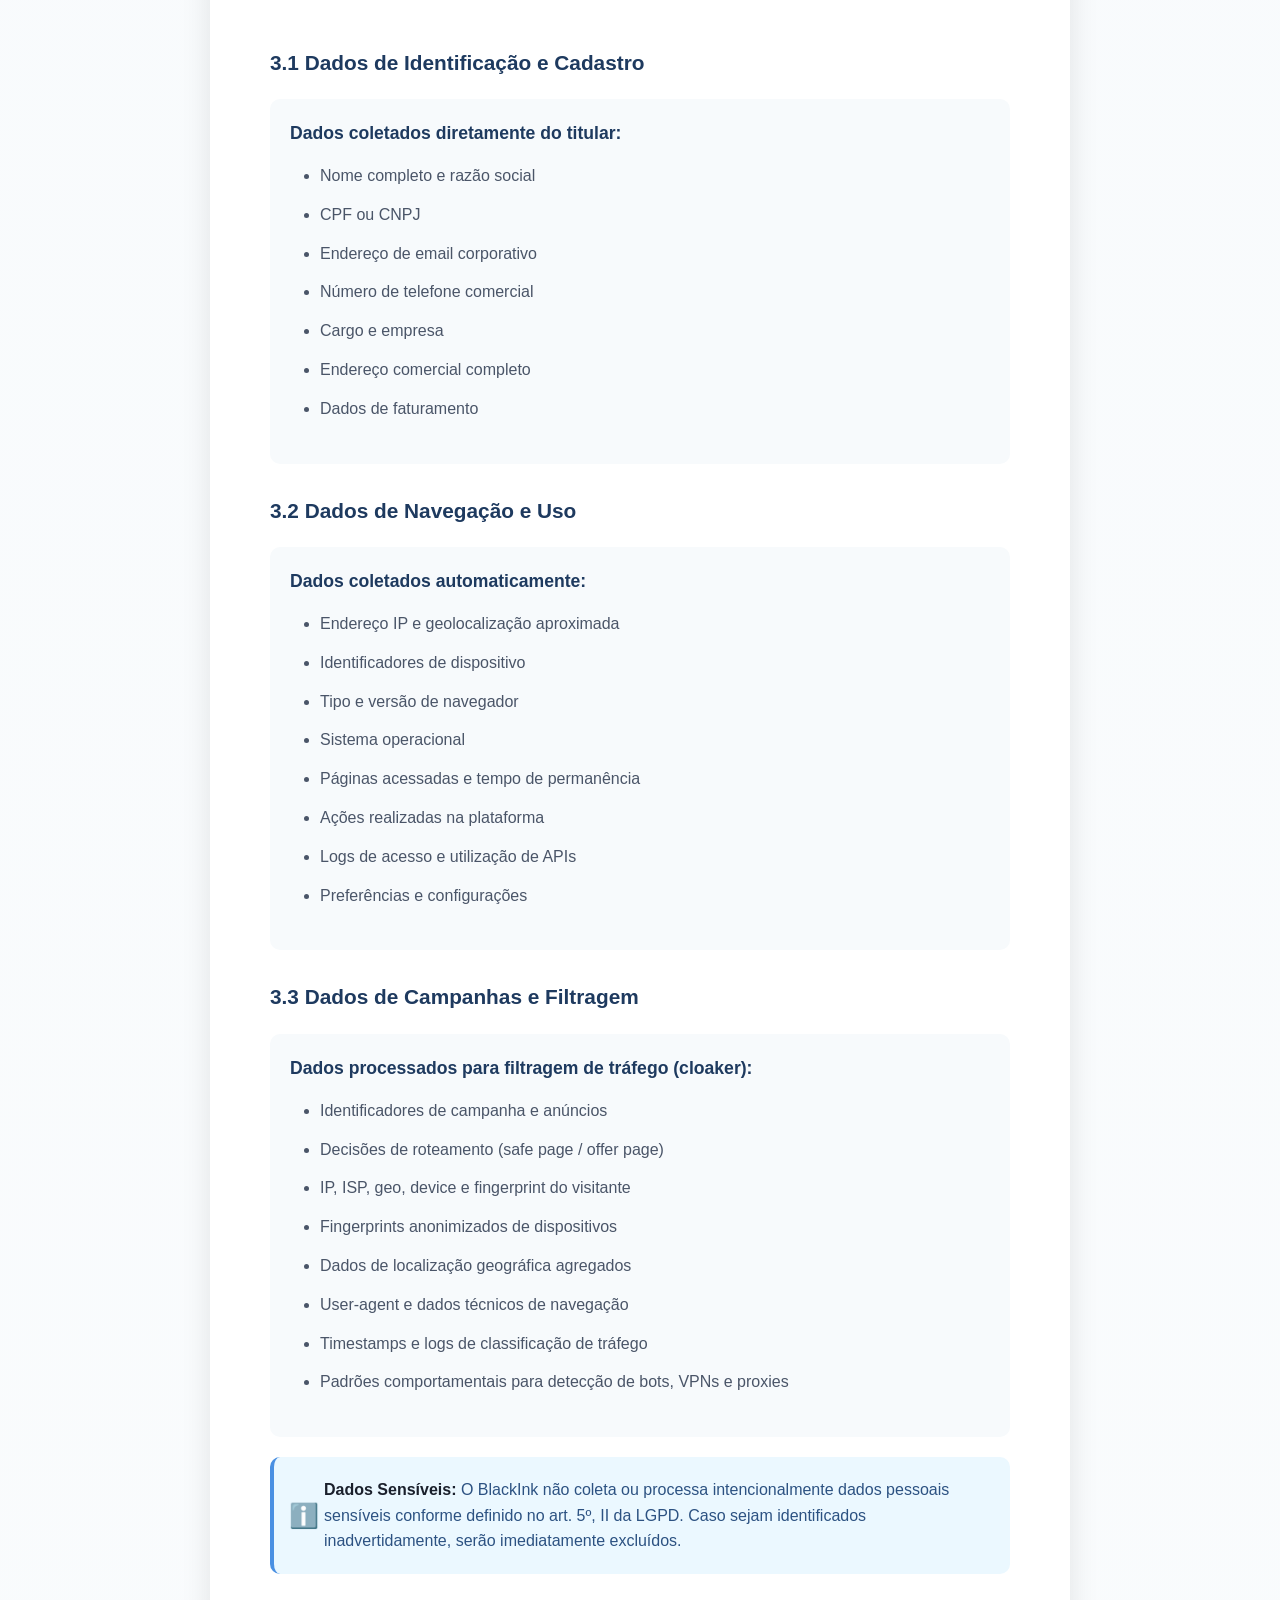
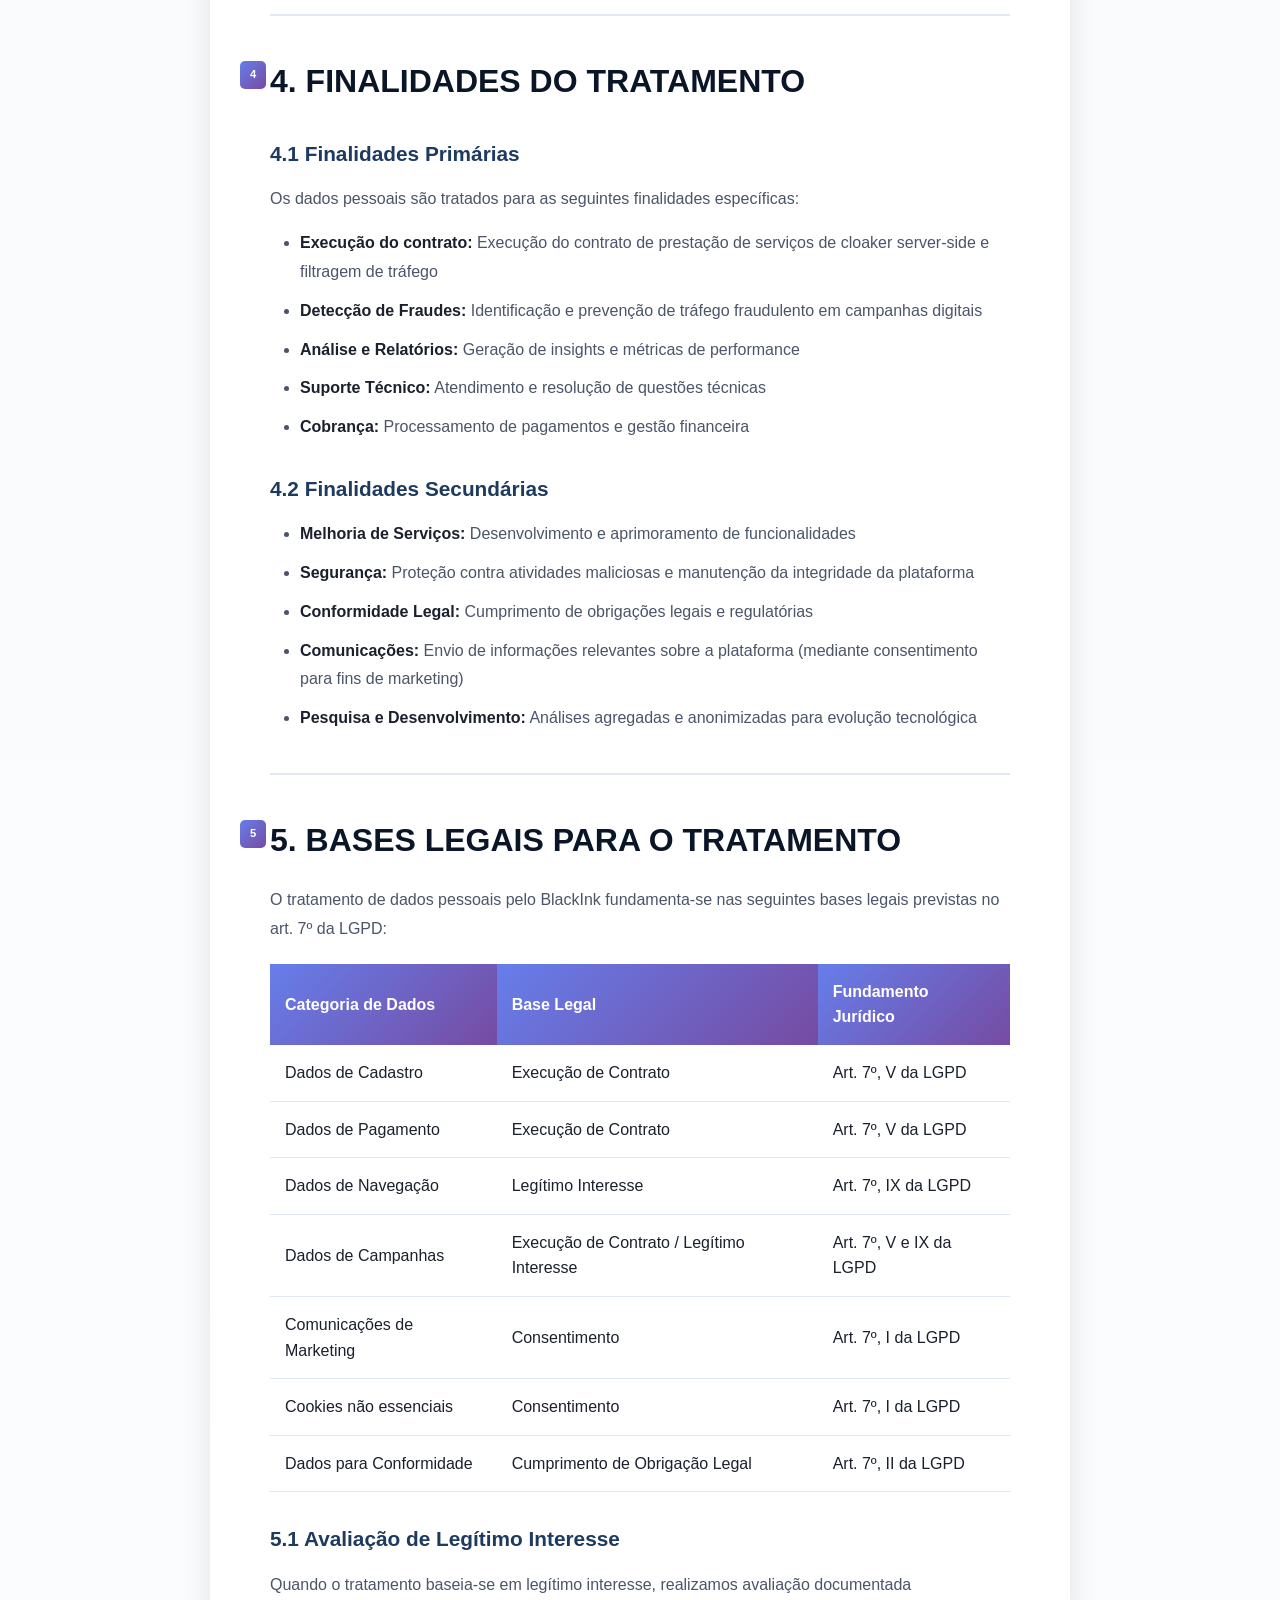
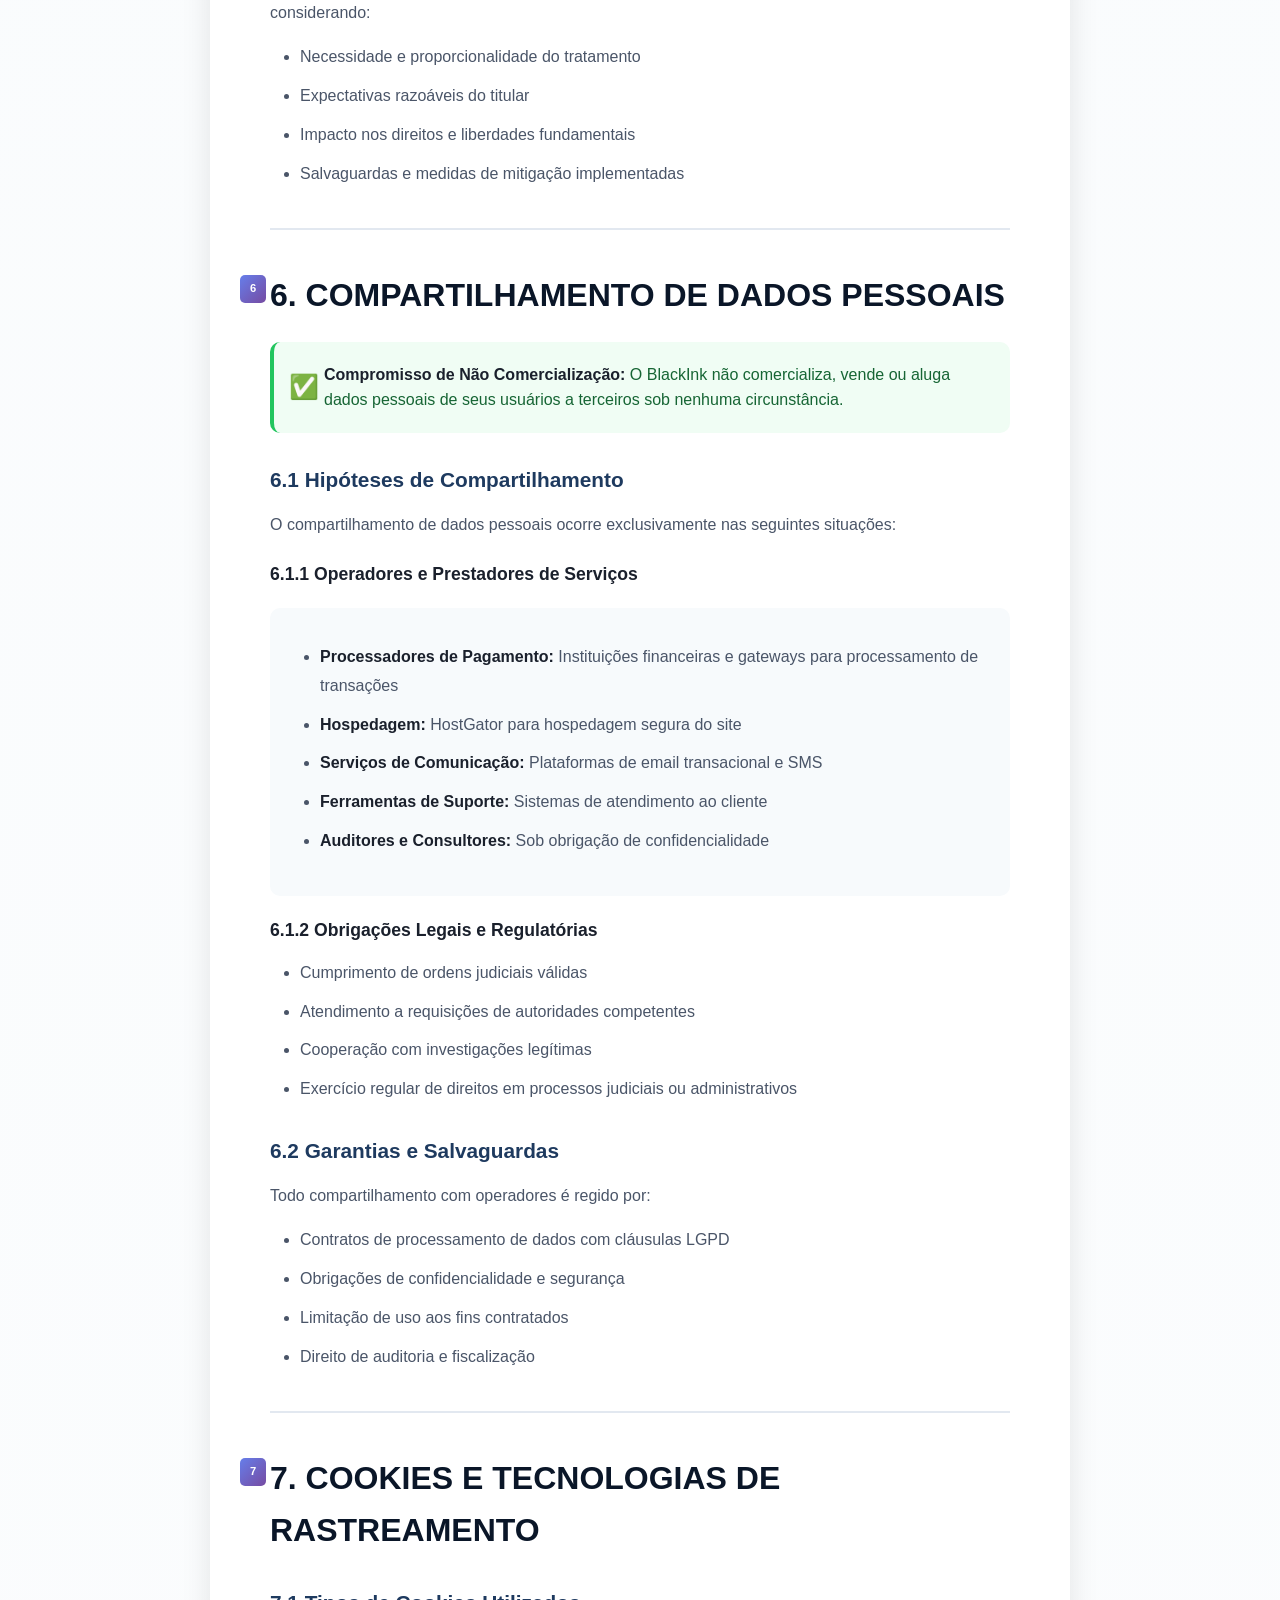
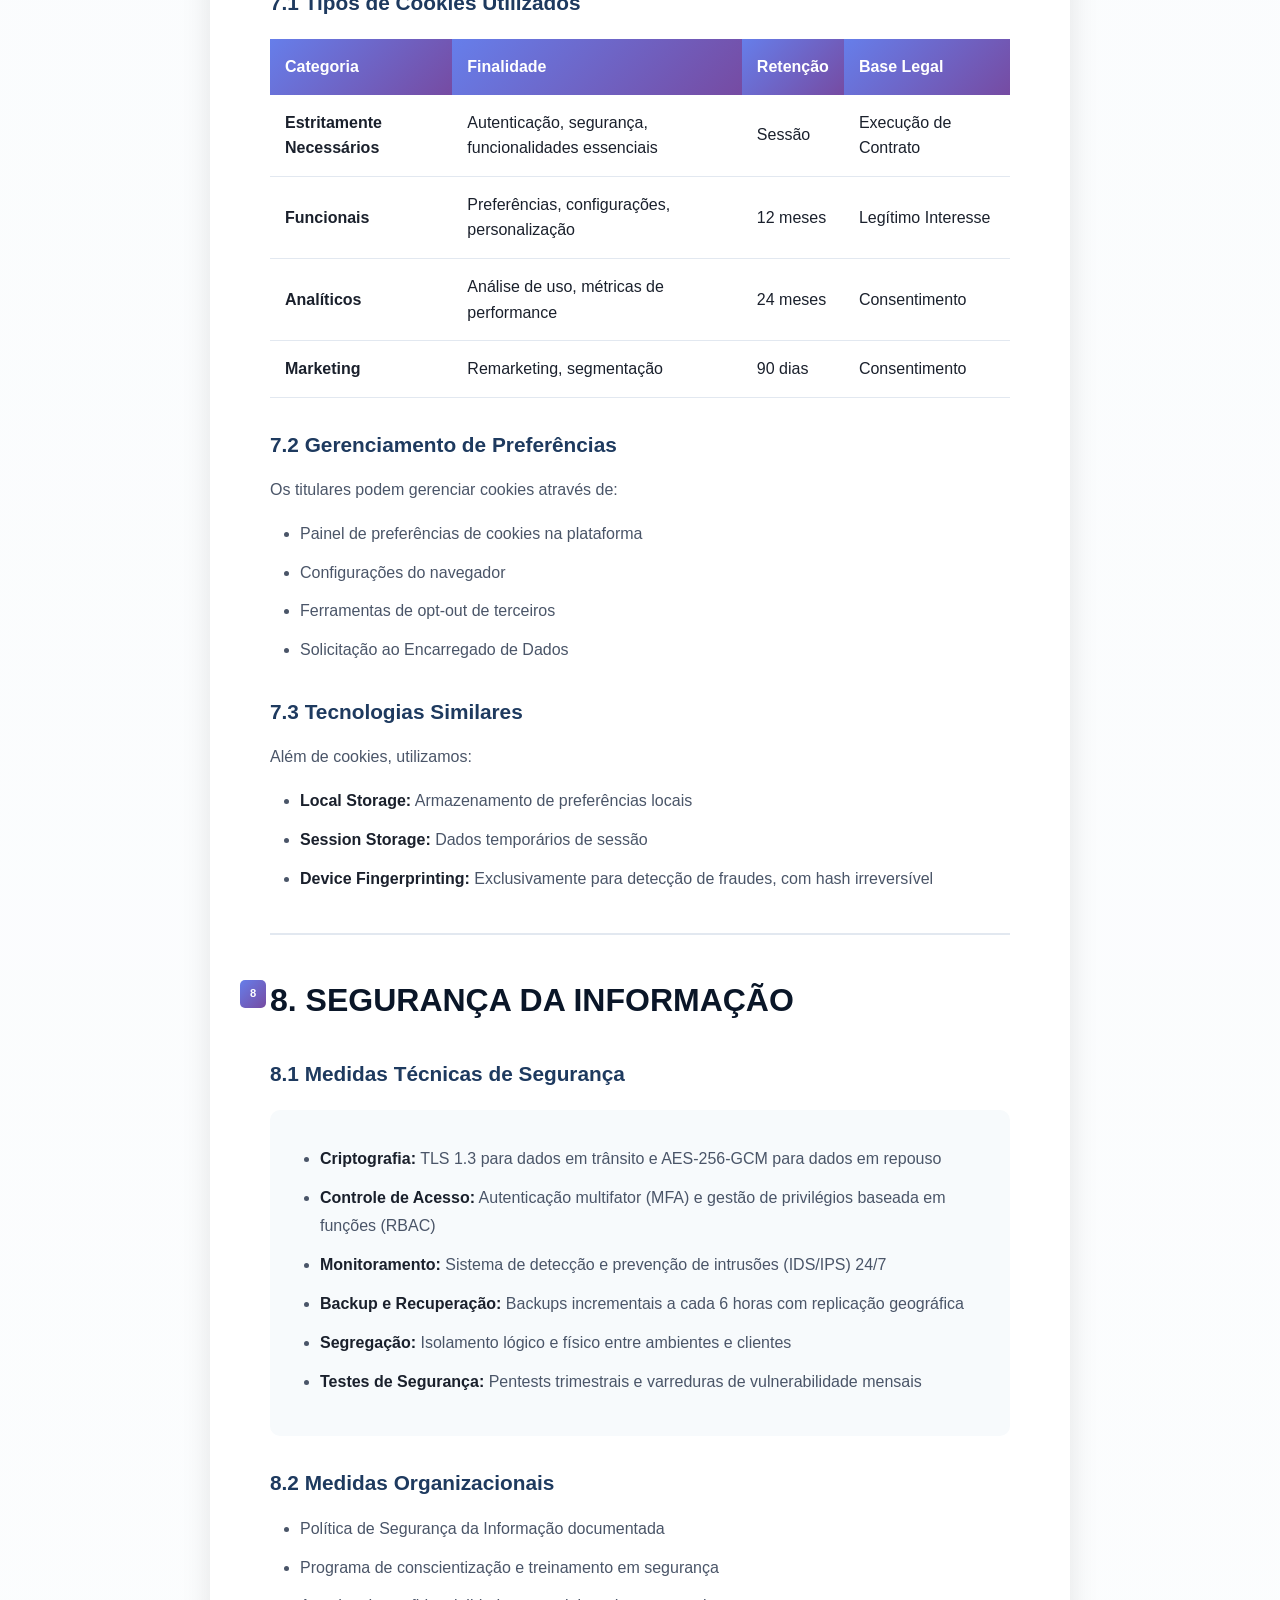
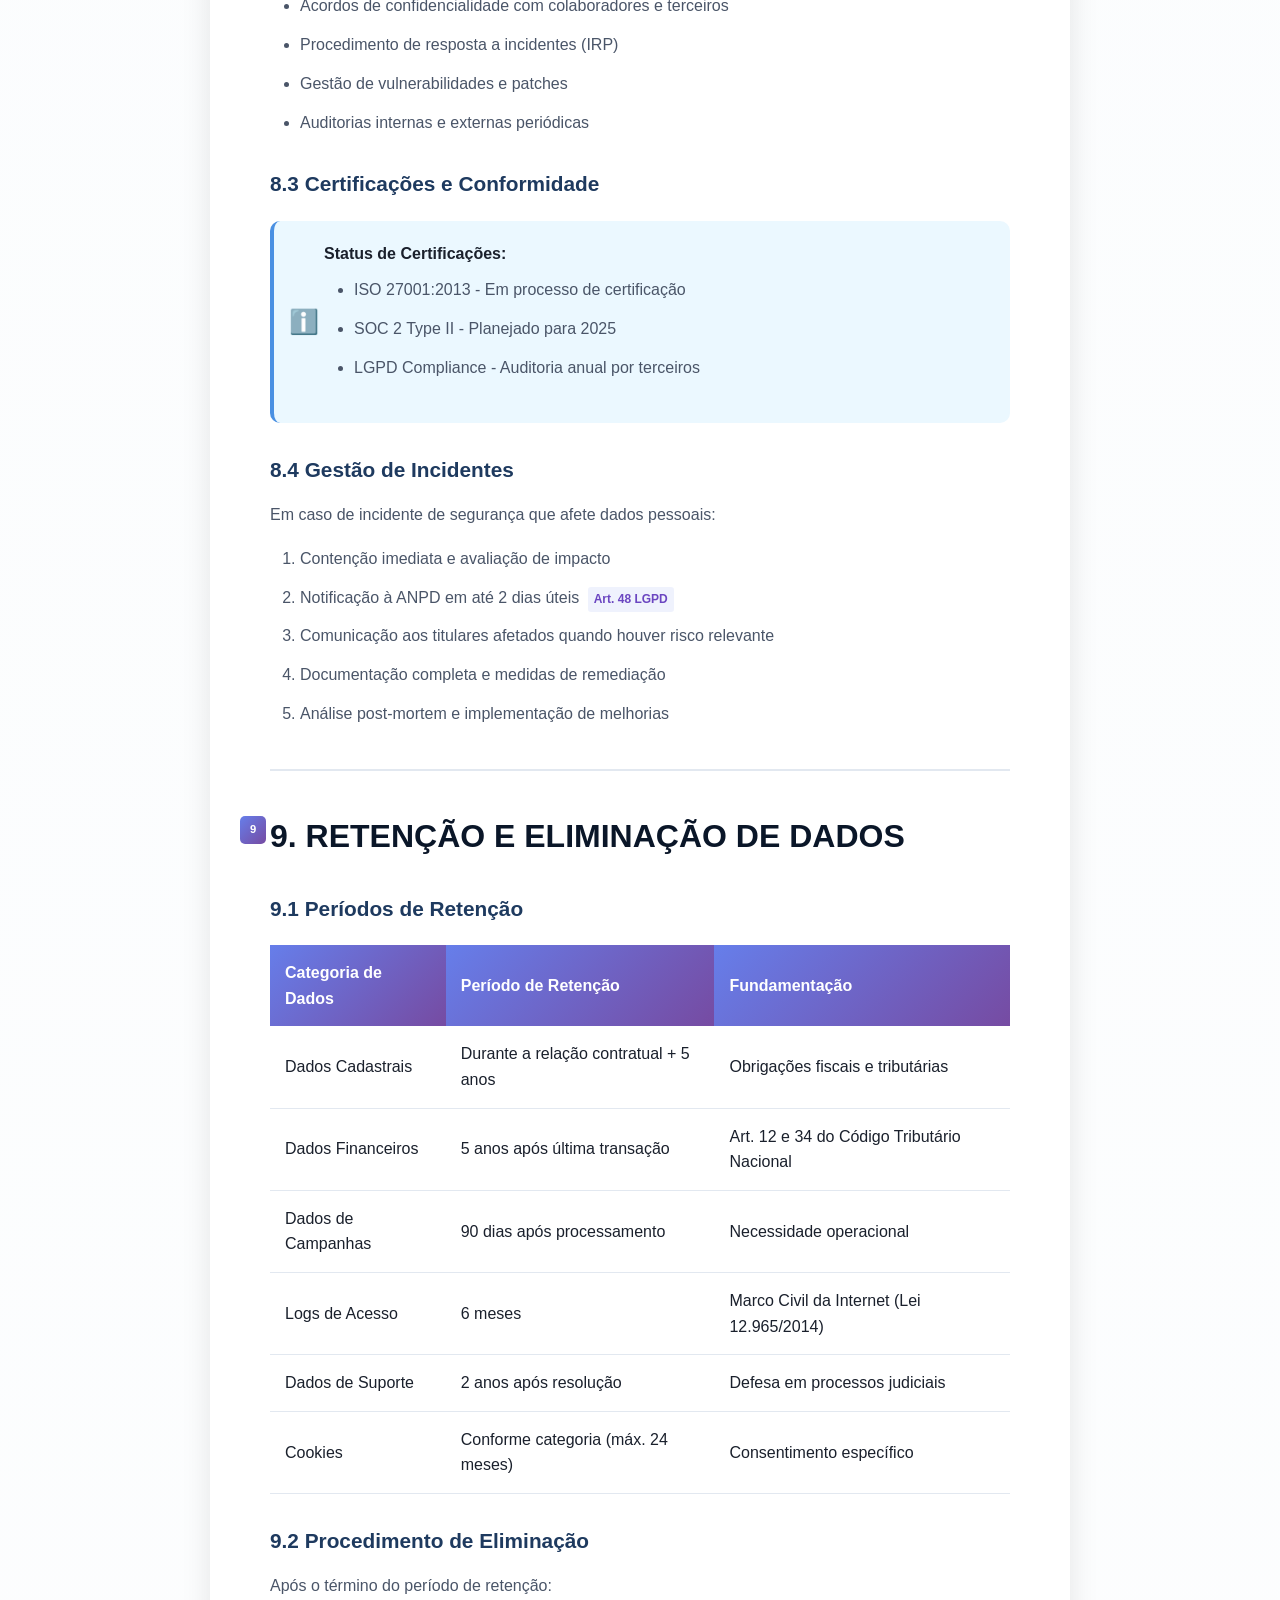
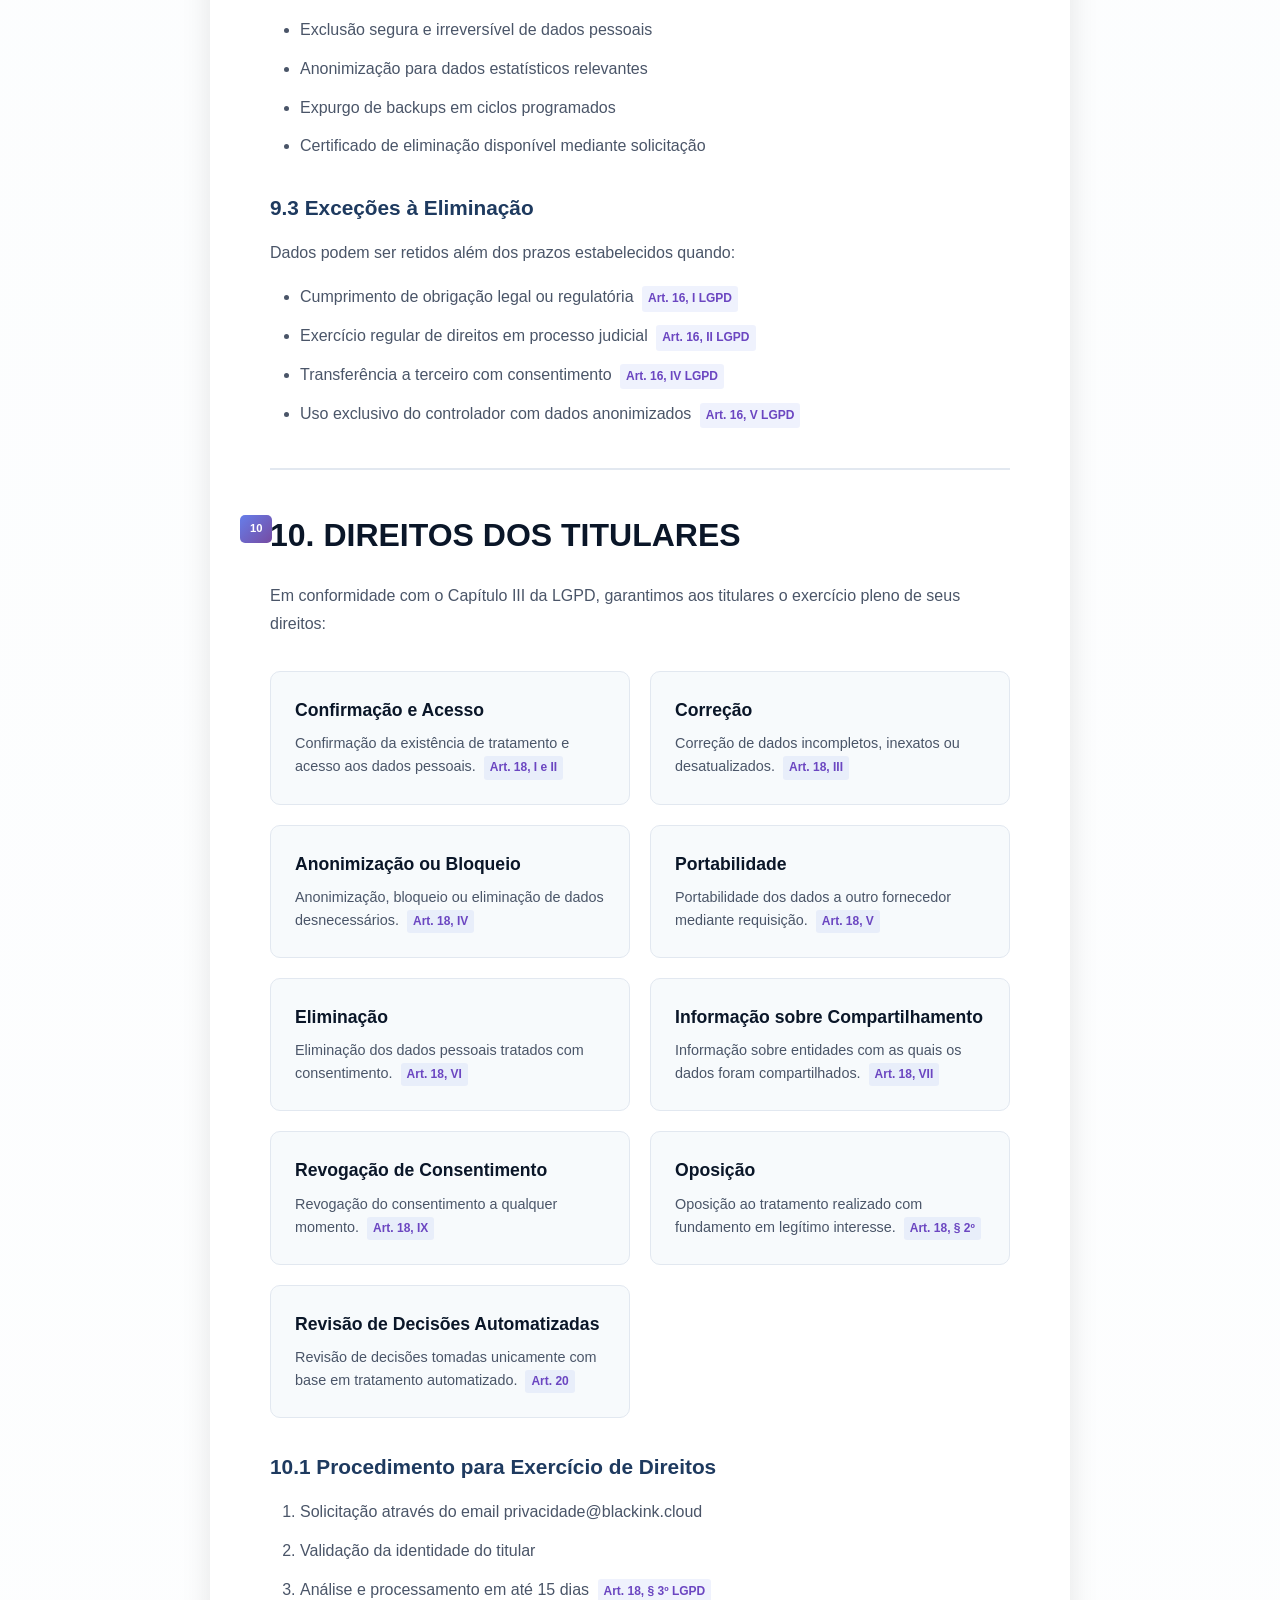
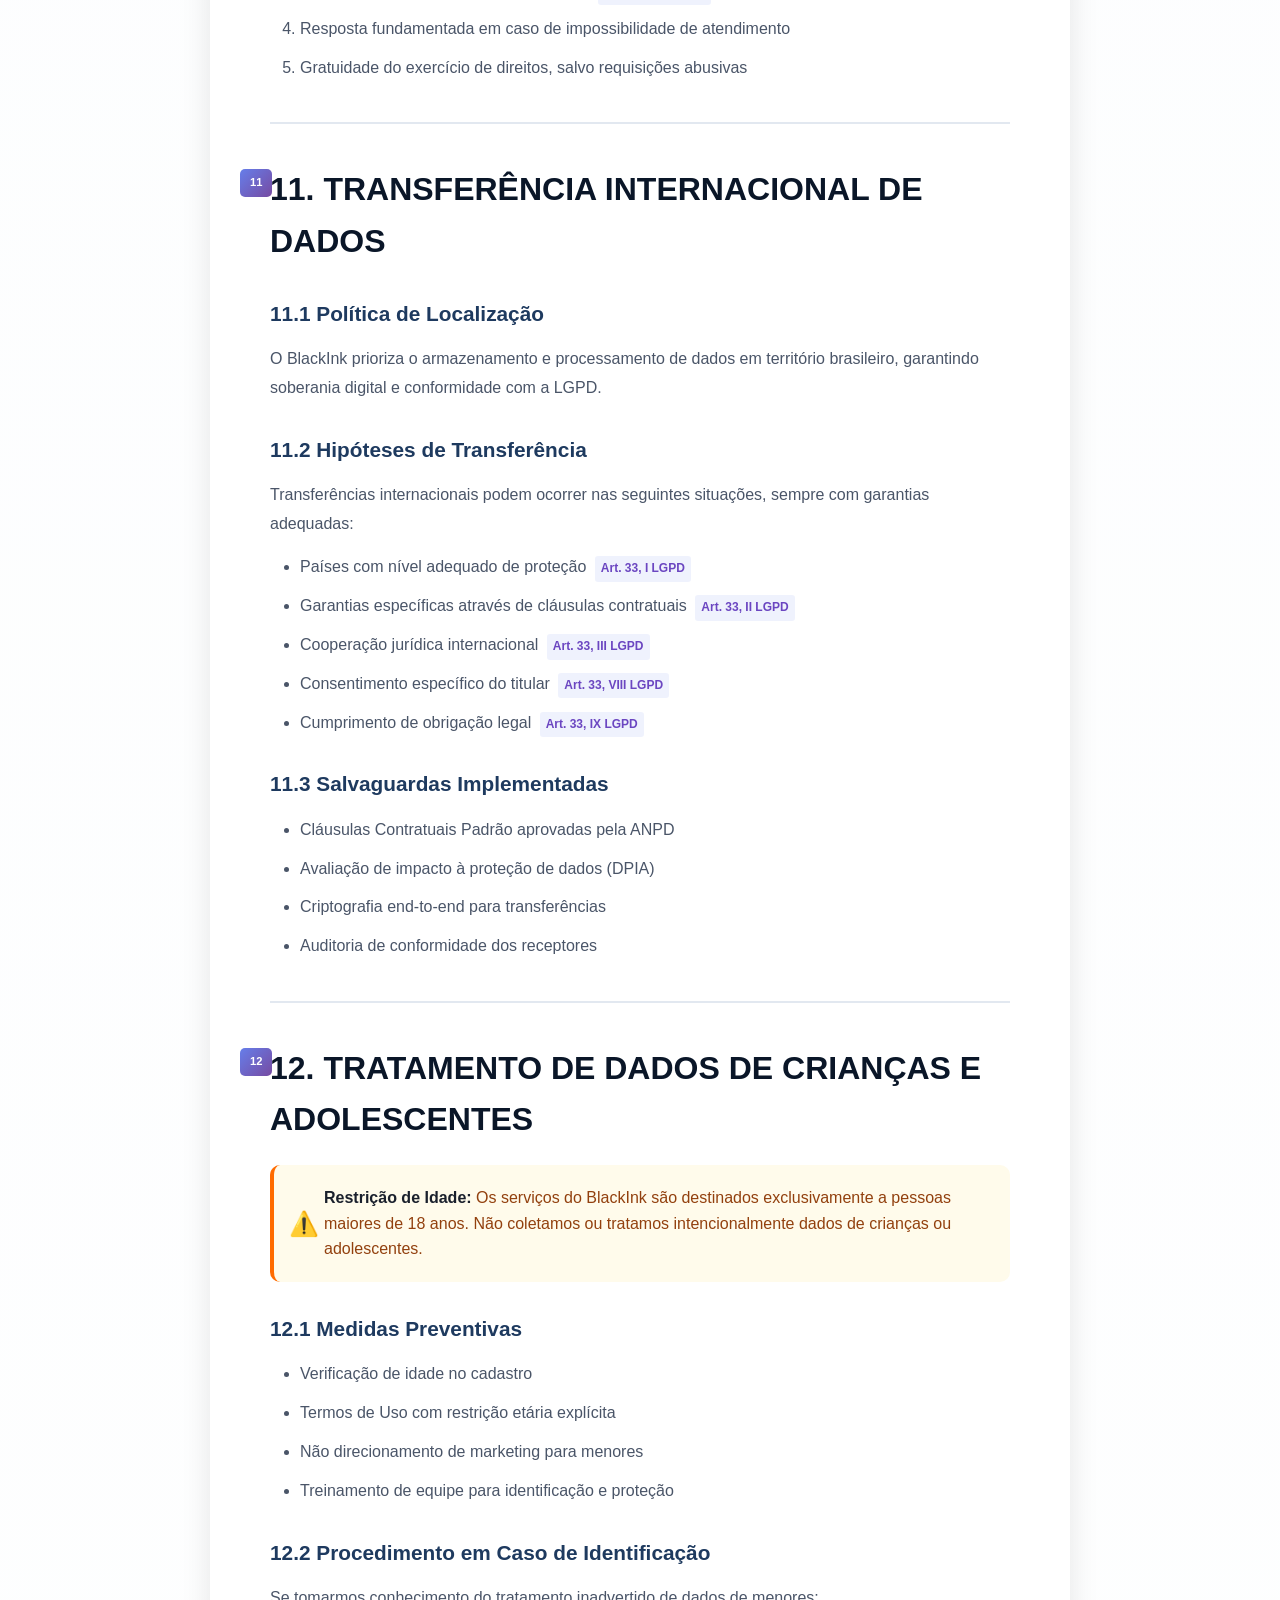
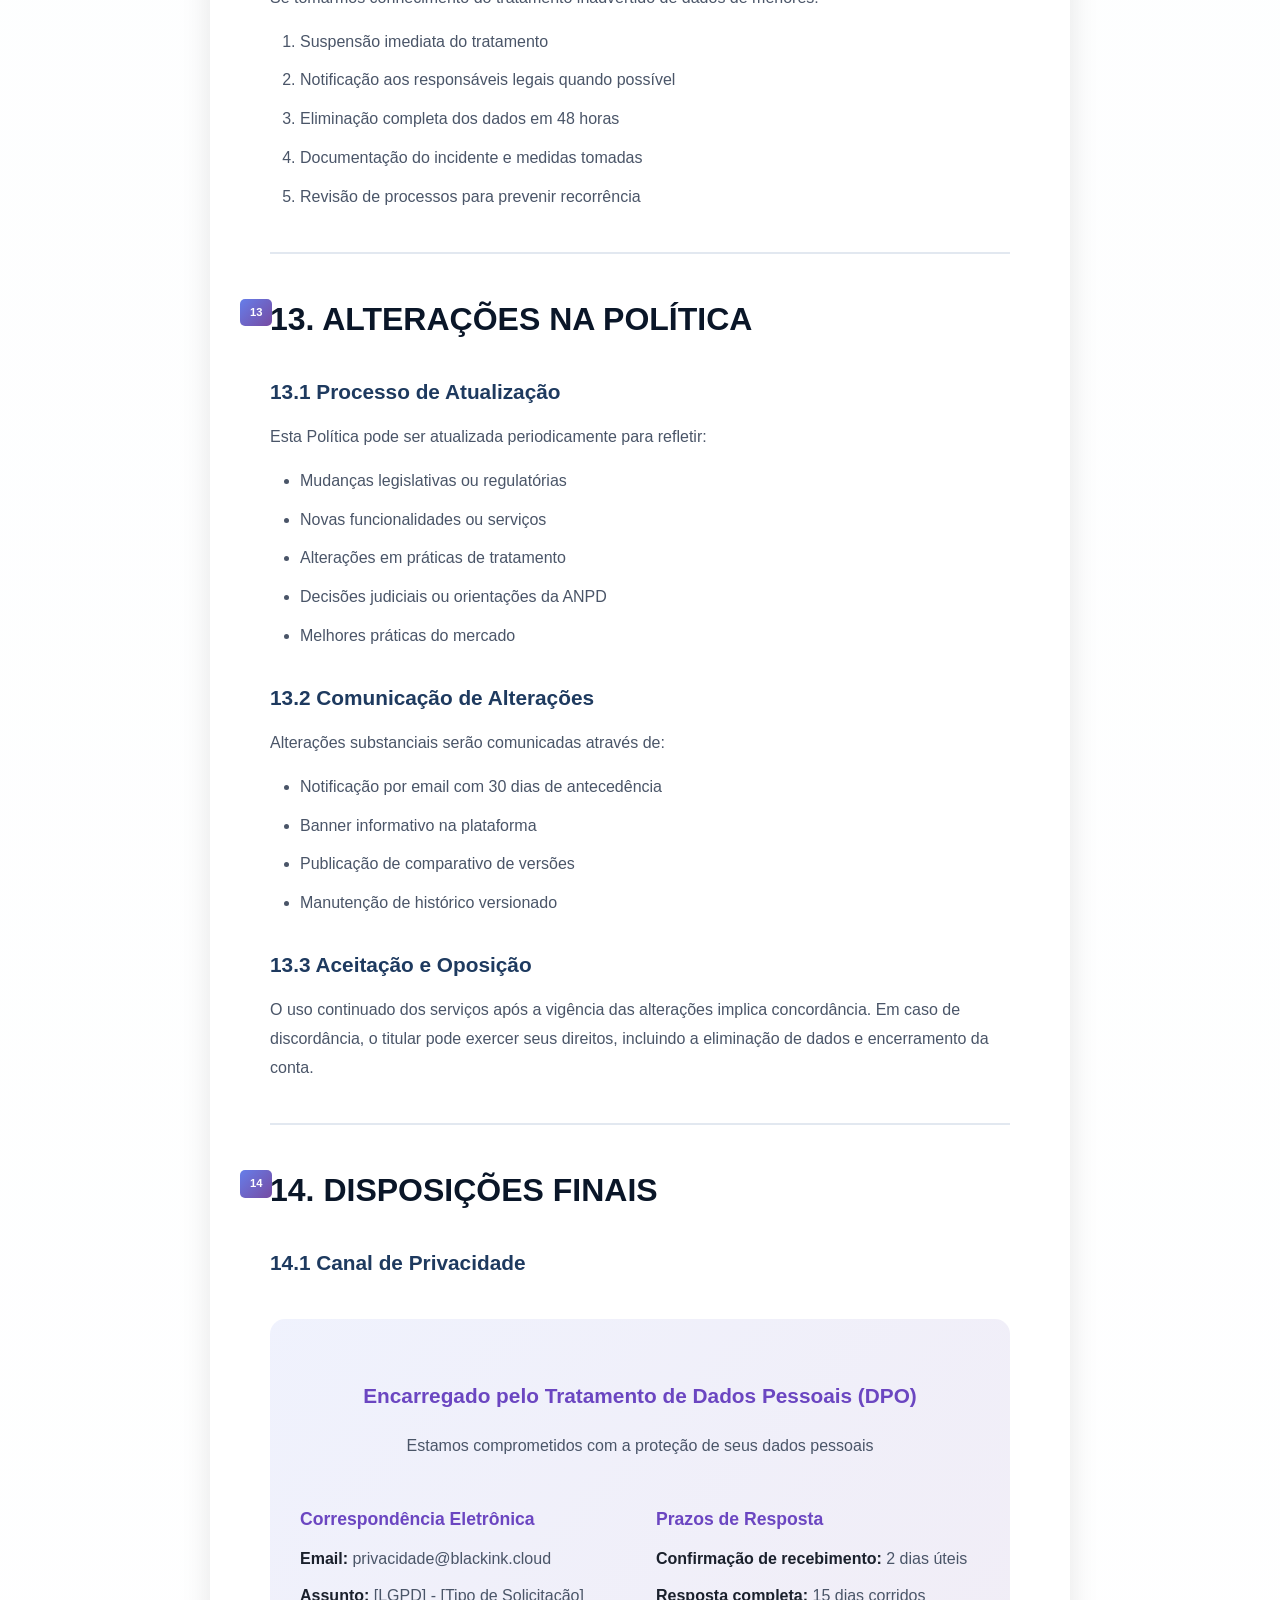
<file: politica-de-privacidade/index.html>
<!DOCTYPE html>
<html lang="pt-BR">
<head>
    <meta charset="UTF-8">
    <meta name="viewport" content="width=device-width, initial-scale=1.0">
    <meta name="description" content="Política de Privacidade - BlackInk Cloaker Server-Side">
    <title>Política de Privacidade - BlackInk</title>
    <link rel="canonical" href="https://blackink.cloud/politica-de-privacidade/">
    
    <style>
        * {
            margin: 0;
            padding: 0;
            box-sizing: border-box;
        }

        :root {
            --primary-dark: #0a1628;
            --primary-blue: #1e3a5f;
            --accent-blue: #4a90e2;
            --accent-purple: #6b46c1;
            --accent-orange: #ff6b00;
            --text-primary: #1a202c;
            --text-secondary: #4a5568;
            --gray-light: #f7fafc;
            --border-color: #e2e8f0;
            --gradient: linear-gradient(135deg, #667eea 0%, #764ba2 100%);
            --success: #22c55e;
            --warning: #f59e0b;
            --danger: #ef4444;
        }

        body {
            font-family: -apple-system, BlinkMacSystemFont, 'Segoe UI', Roboto, 'Helvetica Neue', Arial, sans-serif;
            line-height: 1.6;
            color: var(--text-primary);
            background: linear-gradient(180deg, #f7fafc 0%, #ffffff 100%);
        }

        /* Header Padrão BlackInk */
        .header {
            background: linear-gradient(180deg, #1a2332 0%, #0a1628 100%);
            color: white;
            padding: 80px 0 50px;
            text-align: center;
            position: relative;
            overflow: hidden;
            border-bottom: 1px solid rgba(74, 144, 226, 0.2);
        }

        .header-logo {
            font-size: 3rem;
            font-weight: 900;
            margin-bottom: 25px;
            letter-spacing: -1px;
        }

        .header .subtitle {
            font-size: 1.2rem;
            color: #94a3b8;
            margin-bottom: 30px;
        }

        .header h1 {
            font-size: 2rem;
            font-weight: 600;
            margin: 20px 0;
            color: #ffffff;
        }

        .document-info {
            margin-top: 25px;
            padding: 12px 25px;
            background: rgba(74, 144, 226, 0.1);
            border: 1px solid rgba(74, 144, 226, 0.3);
            border-radius: 25px;
            display: inline-block;
            font-size: 0.9rem;
            color: #cbd5e0;
        }

        .document-info span {
            margin: 0 10px;
        }

        .container {
            max-width: 900px;
            margin: 0 auto;
            padding: 0 20px;
        }

        /* Navigation Sidebar Padrão */
        .nav-sidebar {
            position: fixed;
            left: 20px;
            top: 50%;
            transform: translateY(-50%);
            width: 250px;
            background: white;
            border-radius: 10px;
            box-shadow: 0 4px 6px rgba(0, 0, 0, 0.1);
            padding: 20px;
            max-height: 70vh;
            overflow-y: auto;
            display: none;
        }

        @media (min-width: 1400px) {
            .nav-sidebar {
                display: block;
            }
        }

        .nav-sidebar h3 {
            font-size: 0.9rem;
            color: var(--accent-blue);
            margin-bottom: 15px;
            text-transform: uppercase;
            letter-spacing: 1px;
        }

        .nav-sidebar ul {
            list-style: none;
        }

        .nav-sidebar li {
            margin-bottom: 10px;
        }

        .nav-sidebar a {
            color: var(--text-secondary);
            text-decoration: none;
            font-size: 0.9rem;
            transition: color 0.3s ease;
            display: block;
            padding: 5px 0;
        }

        .nav-sidebar a:hover {
            color: var(--accent-blue);
            padding-left: 5px;
        }

        /* Content Padrão */
        .content {
            background: white;
            margin: 40px auto;
            padding: 60px;
            border-radius: 20px;
            box-shadow: 0 10px 30px rgba(0, 0, 0, 0.1);
        }

        @media (max-width: 768px) {
            .content {
                padding: 30px 20px;
                margin: 20px auto;
            }
        }

        /* Typography Padrão */
        h2 {
            font-size: 2rem;
            color: var(--primary-dark);
            margin: 40px 0 20px 0;
            padding-top: 40px;
            border-top: 2px solid var(--border-color);
            position: relative;
        }

        h2:first-child {
            border-top: none;
            padding-top: 0;
            margin-top: 0;
        }

        h2::before {
            content: attr(data-section);
            position: absolute;
            top: 45px;
            left: -30px;
            background: var(--gradient);
            color: white;
            padding: 5px 10px;
            border-radius: 5px;
            font-size: 0.7rem;
            font-weight: bold;
        }

        h3 {
            font-size: 1.3rem;
            color: var(--primary-blue);
            margin: 30px 0 15px 0;
        }

        h4 {
            font-size: 1.1rem;
            color: var(--text-primary);
            margin: 20px 0 10px 0;
            font-weight: 600;
        }

        p {
            margin-bottom: 15px;
            color: var(--text-secondary);
            line-height: 1.8;
        }

        /* Lists */
        ul, ol {
            margin: 15px 0 20px 30px;
            color: var(--text-secondary);
        }

        li {
            margin-bottom: 10px;
            line-height: 1.8;
        }

        strong {
            color: var(--text-primary);
            font-weight: 600;
        }

        /* Alert Boxes Padrão */
        .alert {
            padding: 20px;
            border-radius: 10px;
            margin: 20px 0;
            position: relative;
            padding-left: 50px;
        }

        .alert::before {
            position: absolute;
            left: 15px;
            top: 50%;
            transform: translateY(-50%);
            font-size: 24px;
        }

        .alert-info {
            background: #ebf8ff;
            border-left: 4px solid var(--accent-blue);
            color: #2c5282;
        }

        .alert-info::before {
            content: "ℹ️";
        }

        .alert-warning {
            background: #fffbeb;
            border-left: 4px solid var(--accent-orange);
            color: #92400e;
        }

        .alert-warning::before {
            content: "⚠️";
        }

        .alert-success {
            background: #f0fdf4;
            border-left: 4px solid #22c55e;
            color: #166534;
        }

        .alert-success::before {
            content: "✅";
        }

        /* Definition Lists Padrão */
        .definition-list {
            background: var(--gray-light);
            padding: 20px;
            border-radius: 10px;
            margin: 20px 0;
        }

        .definition-item {
            margin-bottom: 15px;
            padding-bottom: 15px;
            border-bottom: 1px solid var(--border-color);
        }

        .definition-item:last-child {
            border-bottom: none;
            margin-bottom: 0;
            padding-bottom: 0;
        }

        .definition-term {
            font-weight: 600;
            color: var(--primary-dark);
            margin-bottom: 5px;
        }

        /* Tables Padrão */
        .plans-table {
            overflow-x: auto;
            margin: 20px 0;
        }

        table {
            width: 100%;
            border-collapse: collapse;
            background: white;
        }

        th {
            background: var(--gradient);
            color: white;
            padding: 15px;
            text-align: left;
            font-weight: 600;
        }

        td {
            padding: 15px;
            border-bottom: 1px solid var(--border-color);
        }

        tr:hover {
            background: var(--gray-light);
        }

        /* Legal References (específico da política) */
        .legal-ref {
            display: inline-block;
            padding: 2px 6px;
            background: rgba(102, 126, 234, 0.1);
            border-radius: 3px;
            font-size: 0.75rem;
            font-weight: 600;
            color: var(--accent-purple);
            margin-left: 4px;
        }

        /* Rights Grid (específico da política) */
        .rights-grid {
            display: grid;
            grid-template-columns: repeat(auto-fit, minmax(280px, 1fr));
            gap: 20px;
            margin: 32px 0;
        }

        .right-item {
            padding: 24px;
            background: var(--gray-light);
            border: 1px solid var(--border-color);
            border-radius: 10px;
            transition: all 0.3s ease;
        }

        .right-item:hover {
            box-shadow: 0 4px 12px rgba(0, 0, 0, 0.1);
            transform: translateY(-2px);
            border-color: var(--accent-blue);
        }

        .right-item-title {
            font-weight: 600;
            color: var(--primary-dark);
            margin-bottom: 8px;
            font-size: 1.1rem;
        }

        .right-item-description {
            font-size: 0.9rem;
            color: var(--text-secondary);
            line-height: 1.6;
        }

        /* Contact Section Padrão */
        .contact-section {
            background: linear-gradient(135deg, rgba(102, 126, 234, 0.1) 0%, rgba(118, 75, 162, 0.1) 100%);
            padding: 30px;
            border-radius: 15px;
            margin: 40px 0;
            text-align: center;
        }

        .contact-section h3 {
            color: var(--accent-purple);
            margin-bottom: 20px;
        }

        .contact-info {
            display: flex;
            justify-content: center;
            gap: 30px;
            flex-wrap: wrap;
            margin-top: 20px;
        }

        .contact-item {
            display: flex;
            align-items: center;
            gap: 10px;
            color: var(--text-primary);
        }

        .contact-grid {
            display: grid;
            grid-template-columns: repeat(auto-fit, minmax(250px, 1fr));
            gap: 32px;
            margin-top: 24px;
            text-align: left;
        }

        .contact-method h4 {
            color: var(--accent-purple);
            margin-bottom: 12px;
        }

        .contact-method p {
            margin-bottom: 8px;
        }

        /* Footer Padrão */
        .footer {
            background: linear-gradient(180deg, #1a2332 0%, #0a1628 100%);
            color: white;
            padding: 60px 0;
            text-align: center;
            margin-top: 60px;
        }

        .footer-logo {
            font-size: 2.5rem;
            font-weight: 900;
            margin-bottom: 20px;
            letter-spacing: -1px;
        }

        .footer-text {
            font-size: 1.1rem;
            color: #94a3b8;
            margin-bottom: 40px;
        }

        .version-info {
            padding: 10px 20px;
            background: rgba(255, 255, 255, 0.1);
            border-radius: 20px;
            display: inline-block;
            font-size: 0.9rem;
        }

        .footer-meta {
            margin-top: 30px;
            padding-top: 30px;
            border-top: 1px solid rgba(255, 255, 255, 0.1);
            font-size: 0.875rem;
            opacity: 0.9;
        }

        .footer-meta p {
            margin: 5px 0;
            color: #cbd5e0;
        }

        .footer-meta strong {
            color: #fff;
            font-weight: 700;
            letter-spacing: 0.02em;
        }

        .footer-meta a {
            color: #cbd5e0;
            text-decoration: none;
            border-bottom: 1px solid transparent;
            transition: border-color 0.2s ease;
        }

        .footer-meta a:hover {
            border-bottom-color: #4a90e2;
        }

        /* Scroll to Top Padrão */
        .scroll-top {
            position: fixed;
            bottom: 30px;
            right: 30px;
            width: 50px;
            height: 50px;
            background: var(--gradient);
            border-radius: 50%;
            display: flex;
            align-items: center;
            justify-content: center;
            color: white;
            text-decoration: none;
            box-shadow: 0 4px 15px rgba(0, 0, 0, 0.2);
            transition: transform 0.3s ease;
            opacity: 0;
            pointer-events: none;
        }

        .scroll-top.visible {
            opacity: 1;
            pointer-events: all;
        }

        .scroll-top:hover {
            transform: translateY(-5px);
        }

        /* Responsive */
        @media (max-width: 768px) {
            h2 {
                font-size: 1.5rem;
            }

            h3 {
                font-size: 1.2rem;
            }

            .header h1 {
                font-size: 1.5rem;
            }

            .header-logo {
                font-size: 2.2rem;
            }

            .rights-grid {
                grid-template-columns: 1fr;
            }
        }

        /* Print Styles */
        @media print {
            .nav-sidebar,
            .scroll-top {
                display: none;
            }

            .content {
                box-shadow: none;
                padding: 0;
            }

            body {
                background: white;
            }
        }
    
        .brand-mark{display:inline-block;vertical-align:-0.18em;width:1em;height:1em;object-fit:contain}
    </style>
<script>!function(w,d,s,u,n,a,b){if(w[n])return;a=w[n]={q:[],t: new Date,s:[],o:u,track:function(){a.q.push([ new Date].concat([].slice.call(arguments)))},setScope:function(){a.s=[].slice.call(arguments).filter(function(x){return typeof x==="string"});a.q.push([ new Date,"setScope"].concat(a.s))},scope:function(){var c=[].slice.call(arguments);return{track:function(){a.q.push([ new Date].concat([].slice.call(arguments)).concat([{__scope:c}]))}}}};b=d.createElement(s);b.async=1;b.src=u+"/s.js";d.getElementsByTagName(s)[0].parentNode.insertBefore(b,d.getElementsByTagName(s)[0])}(window,document,"script","https://t.whop.tw","whop");whop.setScope("biz_DJ6XbjaZmfVjZ8");whop.track("page");</script>
<script async src="https://aromatic-caribou-889.convex.site/api/a/am_F9WQQ4mvZaaAy7--"></script>
<!-- Google tag (gtag.js) -->
<script async src="https://www.googletagmanager.com/gtag/js?id=G-B05EJEJ91F"></script>
<script>
  if (!window.__blackinkLocaleRedirecting) {
    window.dataLayer = window.dataLayer || [];
    function gtag(){dataLayer.push(arguments);}
    gtag('js', new Date());
    gtag('config', 'G-B05EJEJ91F');
  }
</script>
<script>if(!window.__blackinkLocaleRedirecting)(function(c,l,a,r,i,t,y){c[a]=c[a]||function(){(c[a].q=c[a].q||[]).push(arguments)};t=l.createElement(r);t.async=1;t.src="https://www.clarity.ms/tag/"+i;y=l.getElementsByTagName(r)[0];y.parentNode.insertBefore(t,y)})(window,document,"clarity","script","y8vfmyfyw1");</script>
</head>
<body>
    <!-- Header Padrão BlackInk -->
    <div class="header">
        <div class="container">
            <div class="header-logo">BLACK<span style="color: #4a90e2;">INK</span> <img src="../images/logo-icon-160.png" width="160" height="160" alt="" class="brand-mark"></div>
            <p class="subtitle">Plataforma de Cloaker Server-Side</p>
            <h1>Política de Privacidade e Proteção de Dados</h1>
            <div class="document-info">
                <span>Versão 2.0</span> | 
                <span>Vigência: <span id="header-date"></span></span> | 
                <span>Conformidade: LGPD/GDPR</span>
            </div>
        </div>
    </div>

    <!-- Navigation Sidebar -->
    <nav class="nav-sidebar">
        <h3>Navegação Rápida</h3>
        <ul>
            <li><a href="#section1">1. Definições e Escopo</a></li>
            <li><a href="#section2">2. Controlador de Dados</a></li>
            <li><a href="#section3">3. Dados Pessoais Tratados</a></li>
            <li><a href="#section4">4. Finalidades do Tratamento</a></li>
            <li><a href="#section5">5. Base Legal</a></li>
            <li><a href="#section6">6. Compartilhamento</a></li>
            <li><a href="#section7">7. Cookies e Tecnologias</a></li>
            <li><a href="#section8">8. Segurança</a></li>
            <li><a href="#section9">9. Retenção de Dados</a></li>
            <li><a href="#section10">10. Direitos dos Titulares</a></li>
            <li><a href="#section11">11. Transferência Internacional</a></li>
            <li><a href="#section12">12. Tratamento de Menores</a></li>
            <li><a href="#section13">13. Alterações</a></li>
            <li><a href="#section14">14. Disposições Finais</a></li>
        </ul>
    </nav>

    <!-- Main Content -->
    <div class="container">
        <div class="content">
            <!-- Section 1 -->
            <h2 id="section1" data-section="1">1. DEFINIÇÕES E ESCOPO</h2>
            
            <h3>1.1 Aplicabilidade</h3>
            <p>Esta Política de Privacidade e Proteção de Dados Pessoais ("Política") aplica-se a todos os dados pessoais tratados pela BLACKINK TECNOLOGIA LTDA ("BlackInk", "nós" ou "Controlador") no contexto da prestação de serviços de cloaker server-side e filtragem de tráfego para campanhas de marketing digital através da plataforma BlackInk.</p>

            <h3>1.2 Definições Legais</h3>
            <p>Para fins desta Política, aplicam-se as definições estabelecidas no art. 5º da Lei nº 13.709/2018 (Lei Geral de Proteção de Dados - LGPD):</p>
            
            <div class="definition-list">
                <div class="definition-item">
                    <div class="definition-term">Dado Pessoal</div>
                    <div>Informação relacionada a pessoa natural identificada ou identificável.</div>
                </div>
                
                <div class="definition-item">
                    <div class="definition-term">Titular</div>
                    <div>Pessoa natural a quem se referem os dados pessoais objeto de tratamento.</div>
                </div>
                
                <div class="definition-item">
                    <div class="definition-term">Tratamento</div>
                    <div>Toda operação realizada com dados pessoais, conforme art. 5º, X da LGPD.</div>
                </div>
                
                <div class="definition-item">
                    <div class="definition-term">Controlador</div>
                    <div>Pessoa natural ou jurídica responsável pelas decisões referentes ao tratamento de dados pessoais.</div>
                </div>
                
                <div class="definition-item">
                    <div class="definition-term">Operador</div>
                    <div>Pessoa natural ou jurídica que realiza o tratamento em nome do controlador.</div>
                </div>
                
                <div class="definition-item">
                    <div class="definition-term">Encarregado</div>
                    <div>Pessoa indicada para atuar como canal de comunicação entre controlador, titulares e ANPD.</div>
                </div>
            </div>

            <h3>1.3 Princípios Aplicáveis</h3>
            <p>O tratamento de dados pessoais pelo BlackInk observa rigorosamente os princípios estabelecidos no art. 6º da LGPD:</p>
            
            <div class="definition-list">
                <ul style="list-style: none; margin: 0;">
                    <li><strong>Finalidade:</strong> Tratamento para propósitos legítimos, específicos e informados</li>
                    <li><strong>Adequação:</strong> Compatibilidade com as finalidades informadas</li>
                    <li><strong>Necessidade:</strong> Limitação ao mínimo necessário</li>
                    <li><strong>Livre Acesso:</strong> Garantia de consulta facilitada sobre o tratamento</li>
                    <li><strong>Qualidade:</strong> Garantia de exatidão e atualização</li>
                    <li><strong>Transparência:</strong> Informações claras sobre o tratamento</li>
                    <li><strong>Segurança:</strong> Medidas técnicas e administrativas de proteção</li>
                    <li><strong>Prevenção:</strong> Adoção de medidas preventivas</li>
                    <li><strong>Não Discriminação:</strong> Impossibilidade de tratamento discriminatório</li>
                    <li><strong>Responsabilização:</strong> Demonstração de conformidade e eficácia das medidas</li>
                </ul>
            </div>

            <!-- Section 2 -->
            <h2 id="section2" data-section="2">2. IDENTIFICAÇÃO DO CONTROLADOR</h2>

            <h3>2.1 Dados do Controlador</h3>
            <div class="definition-list">
                <div class="definition-item" style="border-bottom: none;">
                    <p><strong>Razão Social:</strong> BLACKINK TECNOLOGIA LTDA</p>
                    <p><strong>CNPJ:</strong> 66.362.785/0001-50</p>
                    <p><strong>Endereço:</strong> Av. Deputado Jamel Cecilio, 2496, Sala 143A — Jd. Goiás, Goiânia/GO — CEP 74810-100</p>
                    <p><strong>Website:</strong> blackink.cloud</p>
                    <p><strong>Email Institucional:</strong> contato@blackink.cloud</p>
                </div>
            </div>

            <h3>2.2 Encarregado pelo Tratamento de Dados (DPO)</h3>
            <div class="definition-list">
                <div class="definition-item" style="border-bottom: none;">
                    <p><strong>Canal de Contato:</strong> privacidade@blackink.cloud</p>
                    <p><strong>Horário de Atendimento:</strong> Segunda a Sexta, 9h às 18h (Horário de Brasília)</p>
                    <p style="font-size:0.9em;color:#888;margin-top:8px">Para o exercício de direitos previstos na LGPD, contate o Encarregado pelo email acima. Respondemos dentro de 15 dias corridos, conforme art. 19 da Lei 13.709/2018.</p>
                </div>
            </div>

            <h3>2.3 Responsabilidades</h3>
            <p>O BlackInk atua como Controlador de Dados para informações pessoais dos usuários da plataforma e como Operador quando processa dados de campanhas em nome de seus clientes, conforme instruções documentadas.</p>

            <!-- Section 3 -->
            <h2 id="section3" data-section="3">3. CATEGORIAS DE DADOS PESSOAIS TRATADOS</h2>

            <h3>3.1 Dados de Identificação e Cadastro</h3>
            <div class="definition-list">
                <h4 style="color: var(--primary-blue); margin-top: 0;">Dados coletados diretamente do titular:</h4>
                <ul>
                    <li>Nome completo e razão social</li>
                    <li>CPF ou CNPJ</li>
                    <li>Endereço de email corporativo</li>
                    <li>Número de telefone comercial</li>
                    <li>Cargo e empresa</li>
                    <li>Endereço comercial completo</li>
                    <li>Dados de faturamento</li>
                </ul>
            </div>

            <h3>3.2 Dados de Navegação e Uso</h3>
            <div class="definition-list">
                <h4 style="color: var(--primary-blue); margin-top: 0;">Dados coletados automaticamente:</h4>
                <ul>
                    <li>Endereço IP e geolocalização aproximada</li>
                    <li>Identificadores de dispositivo</li>
                    <li>Tipo e versão de navegador</li>
                    <li>Sistema operacional</li>
                    <li>Páginas acessadas e tempo de permanência</li>
                    <li>Ações realizadas na plataforma</li>
                    <li>Logs de acesso e utilização de APIs</li>
                    <li>Preferências e configurações</li>
                </ul>
            </div>

            <h3>3.3 Dados de Campanhas e Filtragem</h3>
            <div class="definition-list">
                <h4 style="color: var(--primary-blue); margin-top: 0;">Dados processados para filtragem de tráfego (cloaker):</h4>
                <ul>
                    <li>Identificadores de campanha e anúncios</li>
                    <li>Decisões de roteamento (safe page / offer page)</li>
                    <li>IP, ISP, geo, device e fingerprint do visitante</li>
                    <li>Fingerprints anonimizados de dispositivos</li>
                    <li>Dados de localização geográfica agregados</li>
                    <li>User-agent e dados técnicos de navegação</li>
                    <li>Timestamps e logs de classificação de tráfego</li>
                    <li>Padrões comportamentais para detecção de bots, VPNs e proxies</li>
                </ul>
            </div>

            <div class="alert alert-info">
                <strong>Dados Sensíveis:</strong> O BlackInk não coleta ou processa intencionalmente dados pessoais sensíveis conforme definido no art. 5º, II da LGPD. Caso sejam identificados inadvertidamente, serão imediatamente excluídos.
            </div>

            <!-- Section 4 -->
            <h2 id="section4" data-section="4">4. FINALIDADES DO TRATAMENTO</h2>

            <h3>4.1 Finalidades Primárias</h3>
            <p>Os dados pessoais são tratados para as seguintes finalidades específicas:</p>

            <ul>
                <li><strong>Execução do contrato:</strong> Execução do contrato de prestação de serviços de cloaker server-side e filtragem de tráfego</li>
                <li><strong>Detecção de Fraudes:</strong> Identificação e prevenção de tráfego fraudulento em campanhas digitais</li>
                <li><strong>Análise e Relatórios:</strong> Geração de insights e métricas de performance</li>
                <li><strong>Suporte Técnico:</strong> Atendimento e resolução de questões técnicas</li>
                <li><strong>Cobrança:</strong> Processamento de pagamentos e gestão financeira</li>
            </ul>

            <h3>4.2 Finalidades Secundárias</h3>
            <ul>
                <li><strong>Melhoria de Serviços:</strong> Desenvolvimento e aprimoramento de funcionalidades</li>
                <li><strong>Segurança:</strong> Proteção contra atividades maliciosas e manutenção da integridade da plataforma</li>
                <li><strong>Conformidade Legal:</strong> Cumprimento de obrigações legais e regulatórias</li>
                <li><strong>Comunicações:</strong> Envio de informações relevantes sobre a plataforma (mediante consentimento para fins de marketing)</li>
                <li><strong>Pesquisa e Desenvolvimento:</strong> Análises agregadas e anonimizadas para evolução tecnológica</li>
            </ul>

            <!-- Section 5 -->
            <h2 id="section5" data-section="5">5. BASES LEGAIS PARA O TRATAMENTO</h2>

            <p>O tratamento de dados pessoais pelo BlackInk fundamenta-se nas seguintes bases legais previstas no art. 7º da LGPD:</p>

            <div class="plans-table">
                <table>
                    <thead>
                        <tr>
                            <th>Categoria de Dados</th>
                            <th>Base Legal</th>
                            <th>Fundamento Jurídico</th>
                        </tr>
                    </thead>
                    <tbody>
                        <tr>
                            <td>Dados de Cadastro</td>
                            <td>Execução de Contrato</td>
                            <td>Art. 7º, V da LGPD</td>
                        </tr>
                        <tr>
                            <td>Dados de Pagamento</td>
                            <td>Execução de Contrato</td>
                            <td>Art. 7º, V da LGPD</td>
                        </tr>
                        <tr>
                            <td>Dados de Navegação</td>
                            <td>Legítimo Interesse</td>
                            <td>Art. 7º, IX da LGPD</td>
                        </tr>
                        <tr>
                            <td>Dados de Campanhas</td>
                            <td>Execução de Contrato / Legítimo Interesse</td>
                            <td>Art. 7º, V e IX da LGPD</td>
                        </tr>
                        <tr>
                            <td>Comunicações de Marketing</td>
                            <td>Consentimento</td>
                            <td>Art. 7º, I da LGPD</td>
                        </tr>
                        <tr>
                            <td>Cookies não essenciais</td>
                            <td>Consentimento</td>
                            <td>Art. 7º, I da LGPD</td>
                        </tr>
                        <tr>
                            <td>Dados para Conformidade</td>
                            <td>Cumprimento de Obrigação Legal</td>
                            <td>Art. 7º, II da LGPD</td>
                        </tr>
                    </tbody>
                </table>
            </div>

            <h3>5.1 Avaliação de Legítimo Interesse</h3>
            <p>Quando o tratamento baseia-se em legítimo interesse, realizamos avaliação documentada considerando:</p>
            <ul>
                <li>Necessidade e proporcionalidade do tratamento</li>
                <li>Expectativas razoáveis do titular</li>
                <li>Impacto nos direitos e liberdades fundamentais</li>
                <li>Salvaguardas e medidas de mitigação implementadas</li>
            </ul>

            <!-- Section 6 -->
            <h2 id="section6" data-section="6">6. COMPARTILHAMENTO DE DADOS PESSOAIS</h2>

            <div class="alert alert-success">
                <strong>Compromisso de Não Comercialização:</strong> O BlackInk não comercializa, vende ou aluga dados pessoais de seus usuários a terceiros sob nenhuma circunstância.
            </div>

            <h3>6.1 Hipóteses de Compartilhamento</h3>
            <p>O compartilhamento de dados pessoais ocorre exclusivamente nas seguintes situações:</p>

            <h4>6.1.1 Operadores e Prestadores de Serviços</h4>
            <div class="definition-list">
                <ul>
                    <li><strong>Processadores de Pagamento:</strong> Instituições financeiras e gateways para processamento de transações</li>
                    <li><strong>Hospedagem:</strong> HostGator para hospedagem segura do site</li>
                    <li><strong>Serviços de Comunicação:</strong> Plataformas de email transacional e SMS</li>
                    <li><strong>Ferramentas de Suporte:</strong> Sistemas de atendimento ao cliente</li>
                    <li><strong>Auditores e Consultores:</strong> Sob obrigação de confidencialidade</li>
                </ul>
            </div>

            <h4>6.1.2 Obrigações Legais e Regulatórias</h4>
            <ul>
                <li>Cumprimento de ordens judiciais válidas</li>
                <li>Atendimento a requisições de autoridades competentes</li>
                <li>Cooperação com investigações legítimas</li>
                <li>Exercício regular de direitos em processos judiciais ou administrativos</li>
            </ul>

            <h3>6.2 Garantias e Salvaguardas</h3>
            <p>Todo compartilhamento com operadores é regido por:</p>
            <ul>
                <li>Contratos de processamento de dados com cláusulas LGPD</li>
                <li>Obrigações de confidencialidade e segurança</li>
                <li>Limitação de uso aos fins contratados</li>
                <li>Direito de auditoria e fiscalização</li>
            </ul>

            <!-- Section 7 -->
            <h2 id="section7" data-section="7">7. COOKIES E TECNOLOGIAS DE RASTREAMENTO</h2>

            <h3>7.1 Tipos de Cookies Utilizados</h3>
            
            <div class="plans-table">
                <table>
                    <thead>
                        <tr>
                            <th>Categoria</th>
                            <th>Finalidade</th>
                            <th>Retenção</th>
                            <th>Base Legal</th>
                        </tr>
                    </thead>
                    <tbody>
                        <tr>
                            <td><strong>Estritamente Necessários</strong></td>
                            <td>Autenticação, segurança, funcionalidades essenciais</td>
                            <td>Sessão</td>
                            <td>Execução de Contrato</td>
                        </tr>
                        <tr>
                            <td><strong>Funcionais</strong></td>
                            <td>Preferências, configurações, personalização</td>
                            <td>12 meses</td>
                            <td>Legítimo Interesse</td>
                        </tr>
                        <tr>
                            <td><strong>Analíticos</strong></td>
                            <td>Análise de uso, métricas de performance</td>
                            <td>24 meses</td>
                            <td>Consentimento</td>
                        </tr>
                        <tr>
                            <td><strong>Marketing</strong></td>
                            <td>Remarketing, segmentação</td>
                            <td>90 dias</td>
                            <td>Consentimento</td>
                        </tr>
                    </tbody>
                </table>
            </div>

            <h3>7.2 Gerenciamento de Preferências</h3>
            <p>Os titulares podem gerenciar cookies através de:</p>
            <ul>
                <li>Painel de preferências de cookies na plataforma</li>
                <li>Configurações do navegador</li>
                <li>Ferramentas de opt-out de terceiros</li>
                <li>Solicitação ao Encarregado de Dados</li>
            </ul>

            <h3>7.3 Tecnologias Similares</h3>
            <p>Além de cookies, utilizamos:</p>
            <ul>
                <li><strong>Local Storage:</strong> Armazenamento de preferências locais</li>
                <li><strong>Session Storage:</strong> Dados temporários de sessão</li>
                <li><strong>Device Fingerprinting:</strong> Exclusivamente para detecção de fraudes, com hash irreversível</li>
            </ul>

            <!-- Section 8 -->
            <h2 id="section8" data-section="8">8. SEGURANÇA DA INFORMAÇÃO</h2>

            <h3>8.1 Medidas Técnicas de Segurança</h3>
            <div class="definition-list">
                <ul>
                    <li><strong>Criptografia:</strong> TLS 1.3 para dados em trânsito e AES-256-GCM para dados em repouso</li>
                    <li><strong>Controle de Acesso:</strong> Autenticação multifator (MFA) e gestão de privilégios baseada em funções (RBAC)</li>
                    <li><strong>Monitoramento:</strong> Sistema de detecção e prevenção de intrusões (IDS/IPS) 24/7</li>
                    <li><strong>Backup e Recuperação:</strong> Backups incrementais a cada 6 horas com replicação geográfica</li>
                    <li><strong>Segregação:</strong> Isolamento lógico e físico entre ambientes e clientes</li>
                    <li><strong>Testes de Segurança:</strong> Pentests trimestrais e varreduras de vulnerabilidade mensais</li>
                </ul>
            </div>

            <h3>8.2 Medidas Organizacionais</h3>
            <ul>
                <li>Política de Segurança da Informação documentada</li>
                <li>Programa de conscientização e treinamento em segurança</li>
                <li>Acordos de confidencialidade com colaboradores e terceiros</li>
                <li>Procedimento de resposta a incidentes (IRP)</li>
                <li>Gestão de vulnerabilidades e patches</li>
                <li>Auditorias internas e externas periódicas</li>
            </ul>

            <h3>8.3 Certificações e Conformidade</h3>
            <div class="alert alert-info">
                <strong>Status de Certificações:</strong>
                <ul style="margin-top: 10px;">
                    <li>ISO 27001:2013 - Em processo de certificação</li>
                    <li>SOC 2 Type II - Planejado para 2025</li>
                    <li>LGPD Compliance - Auditoria anual por terceiros</li>
                </ul>
            </div>

            <h3>8.4 Gestão de Incidentes</h3>
            <p>Em caso de incidente de segurança que afete dados pessoais:</p>
            <ol>
                <li>Contenção imediata e avaliação de impacto</li>
                <li>Notificação à ANPD em até 2 dias úteis <span class="legal-ref">Art. 48 LGPD</span></li>
                <li>Comunicação aos titulares afetados quando houver risco relevante</li>
                <li>Documentação completa e medidas de remediação</li>
                <li>Análise post-mortem e implementação de melhorias</li>
            </ol>

            <!-- Section 9 -->
            <h2 id="section9" data-section="9">9. RETENÇÃO E ELIMINAÇÃO DE DADOS</h2>

            <h3>9.1 Períodos de Retenção</h3>
            
            <div class="plans-table">
                <table>
                    <thead>
                        <tr>
                            <th>Categoria de Dados</th>
                            <th>Período de Retenção</th>
                            <th>Fundamentação</th>
                        </tr>
                    </thead>
                    <tbody>
                        <tr>
                            <td>Dados Cadastrais</td>
                            <td>Durante a relação contratual + 5 anos</td>
                            <td>Obrigações fiscais e tributárias</td>
                        </tr>
                        <tr>
                            <td>Dados Financeiros</td>
                            <td>5 anos após última transação</td>
                            <td>Art. 12 e 34 do Código Tributário Nacional</td>
                        </tr>
                        <tr>
                            <td>Dados de Campanhas</td>
                            <td>90 dias após processamento</td>
                            <td>Necessidade operacional</td>
                        </tr>
                        <tr>
                            <td>Logs de Acesso</td>
                            <td>6 meses</td>
                            <td>Marco Civil da Internet (Lei 12.965/2014)</td>
                        </tr>
                        <tr>
                            <td>Dados de Suporte</td>
                            <td>2 anos após resolução</td>
                            <td>Defesa em processos judiciais</td>
                        </tr>
                        <tr>
                            <td>Cookies</td>
                            <td>Conforme categoria (máx. 24 meses)</td>
                            <td>Consentimento específico</td>
                        </tr>
                    </tbody>
                </table>
            </div>

            <h3>9.2 Procedimento de Eliminação</h3>
            <p>Após o término do período de retenção:</p>
            <ul>
                <li>Exclusão segura e irreversível de dados pessoais</li>
                <li>Anonimização para dados estatísticos relevantes</li>
                <li>Expurgo de backups em ciclos programados</li>
                <li>Certificado de eliminação disponível mediante solicitação</li>
            </ul>

            <h3>9.3 Exceções à Eliminação</h3>
            <p>Dados podem ser retidos além dos prazos estabelecidos quando:</p>
            <ul>
                <li>Cumprimento de obrigação legal ou regulatória <span class="legal-ref">Art. 16, I LGPD</span></li>
                <li>Exercício regular de direitos em processo judicial <span class="legal-ref">Art. 16, II LGPD</span></li>
                <li>Transferência a terceiro com consentimento <span class="legal-ref">Art. 16, IV LGPD</span></li>
                <li>Uso exclusivo do controlador com dados anonimizados <span class="legal-ref">Art. 16, V LGPD</span></li>
            </ul>

            <!-- Section 10 -->
            <h2 id="section10" data-section="10">10. DIREITOS DOS TITULARES</h2>

            <p>Em conformidade com o Capítulo III da LGPD, garantimos aos titulares o exercício pleno de seus direitos:</p>

            <div class="rights-grid">
                <div class="right-item">
                    <div class="right-item-title">Confirmação e Acesso</div>
                    <div class="right-item-description">Confirmação da existência de tratamento e acesso aos dados pessoais. <span class="legal-ref">Art. 18, I e II</span></div>
                </div>
                
                <div class="right-item">
                    <div class="right-item-title">Correção</div>
                    <div class="right-item-description">Correção de dados incompletos, inexatos ou desatualizados. <span class="legal-ref">Art. 18, III</span></div>
                </div>
                
                <div class="right-item">
                    <div class="right-item-title">Anonimização ou Bloqueio</div>
                    <div class="right-item-description">Anonimização, bloqueio ou eliminação de dados desnecessários. <span class="legal-ref">Art. 18, IV</span></div>
                </div>
                
                <div class="right-item">
                    <div class="right-item-title">Portabilidade</div>
                    <div class="right-item-description">Portabilidade dos dados a outro fornecedor mediante requisição. <span class="legal-ref">Art. 18, V</span></div>
                </div>
                
                <div class="right-item">
                    <div class="right-item-title">Eliminação</div>
                    <div class="right-item-description">Eliminação dos dados pessoais tratados com consentimento. <span class="legal-ref">Art. 18, VI</span></div>
                </div>
                
                <div class="right-item">
                    <div class="right-item-title">Informação sobre Compartilhamento</div>
                    <div class="right-item-description">Informação sobre entidades com as quais os dados foram compartilhados. <span class="legal-ref">Art. 18, VII</span></div>
                </div>
                
                <div class="right-item">
                    <div class="right-item-title">Revogação de Consentimento</div>
                    <div class="right-item-description">Revogação do consentimento a qualquer momento. <span class="legal-ref">Art. 18, IX</span></div>
                </div>
                
                <div class="right-item">
                    <div class="right-item-title">Oposição</div>
                    <div class="right-item-description">Oposição ao tratamento realizado com fundamento em legítimo interesse. <span class="legal-ref">Art. 18, § 2º</span></div>
                </div>
                
                <div class="right-item">
                    <div class="right-item-title">Revisão de Decisões Automatizadas</div>
                    <div class="right-item-description">Revisão de decisões tomadas unicamente com base em tratamento automatizado. <span class="legal-ref">Art. 20</span></div>
                </div>
            </div>

            <h3>10.1 Procedimento para Exercício de Direitos</h3>
            <ol>
                <li>Solicitação através do email privacidade@blackink.cloud</li>
                <li>Validação da identidade do titular</li>
                <li>Análise e processamento em até 15 dias <span class="legal-ref">Art. 18, § 3º LGPD</span></li>
                <li>Resposta fundamentada em caso de impossibilidade de atendimento</li>
                <li>Gratuidade do exercício de direitos, salvo requisições abusivas</li>
            </ol>

            <!-- Section 11 -->
            <h2 id="section11" data-section="11">11. TRANSFERÊNCIA INTERNACIONAL DE DADOS</h2>

            <h3>11.1 Política de Localização</h3>
            <p>O BlackInk prioriza o armazenamento e processamento de dados em território brasileiro, garantindo soberania digital e conformidade com a LGPD.</p>

            <h3>11.2 Hipóteses de Transferência</h3>
            <p>Transferências internacionais podem ocorrer nas seguintes situações, sempre com garantias adequadas:</p>
            
            <ul>
                <li>Países com nível adequado de proteção <span class="legal-ref">Art. 33, I LGPD</span></li>
                <li>Garantias específicas através de cláusulas contratuais <span class="legal-ref">Art. 33, II LGPD</span></li>
                <li>Cooperação jurídica internacional <span class="legal-ref">Art. 33, III LGPD</span></li>
                <li>Consentimento específico do titular <span class="legal-ref">Art. 33, VIII LGPD</span></li>
                <li>Cumprimento de obrigação legal <span class="legal-ref">Art. 33, IX LGPD</span></li>
            </ul>

            <h3>11.3 Salvaguardas Implementadas</h3>
            <ul>
                <li>Cláusulas Contratuais Padrão aprovadas pela ANPD</li>
                <li>Avaliação de impacto à proteção de dados (DPIA)</li>
                <li>Criptografia end-to-end para transferências</li>
                <li>Auditoria de conformidade dos receptores</li>
            </ul>

            <!-- Section 12 -->
            <h2 id="section12" data-section="12">12. TRATAMENTO DE DADOS DE CRIANÇAS E ADOLESCENTES</h2>

            <div class="alert alert-warning">
                <strong>Restrição de Idade:</strong> Os serviços do BlackInk são destinados exclusivamente a pessoas maiores de 18 anos. Não coletamos ou tratamos intencionalmente dados de crianças ou adolescentes.
            </div>

            <h3>12.1 Medidas Preventivas</h3>
            <ul>
                <li>Verificação de idade no cadastro</li>
                <li>Termos de Uso com restrição etária explícita</li>
                <li>Não direcionamento de marketing para menores</li>
                <li>Treinamento de equipe para identificação e proteção</li>
            </ul>

            <h3>12.2 Procedimento em Caso de Identificação</h3>
            <p>Se tomarmos conhecimento do tratamento inadvertido de dados de menores:</p>
            <ol>
                <li>Suspensão imediata do tratamento</li>
                <li>Notificação aos responsáveis legais quando possível</li>
                <li>Eliminação completa dos dados em 48 horas</li>
                <li>Documentação do incidente e medidas tomadas</li>
                <li>Revisão de processos para prevenir recorrência</li>
            </ol>

            <!-- Section 13 -->
            <h2 id="section13" data-section="13">13. ALTERAÇÕES NA POLÍTICA</h2>

            <h3>13.1 Processo de Atualização</h3>
            <p>Esta Política pode ser atualizada periodicamente para refletir:</p>
            <ul>
                <li>Mudanças legislativas ou regulatórias</li>
                <li>Novas funcionalidades ou serviços</li>
                <li>Alterações em práticas de tratamento</li>
                <li>Decisões judiciais ou orientações da ANPD</li>
                <li>Melhores práticas do mercado</li>
            </ul>

            <h3>13.2 Comunicação de Alterações</h3>
            <p>Alterações substanciais serão comunicadas através de:</p>
            <ul>
                <li>Notificação por email com 30 dias de antecedência</li>
                <li>Banner informativo na plataforma</li>
                <li>Publicação de comparativo de versões</li>
                <li>Manutenção de histórico versionado</li>
            </ul>

            <h3>13.3 Aceitação e Oposição</h3>
            <p>O uso continuado dos serviços após a vigência das alterações implica concordância. Em caso de discordância, o titular pode exercer seus direitos, incluindo a eliminação de dados e encerramento da conta.</p>

            <!-- Section 14 -->
            <h2 id="section14" data-section="14">14. DISPOSIÇÕES FINAIS</h2>

            <h3>14.1 Canal de Privacidade</h3>
            <div class="contact-section">
                <h3>Encarregado pelo Tratamento de Dados Pessoais (DPO)</h3>
                <p>Estamos comprometidos com a proteção de seus dados pessoais</p>
                
                <div class="contact-grid">
                    <div class="contact-method">
                        <h4>Correspondência Eletrônica</h4>
                        <p><strong>Email:</strong> privacidade@blackink.cloud</p>
                        <p><strong>Assunto:</strong> [LGPD] - [Tipo de Solicitação]</p>
                    </div>
                    <div class="contact-method">
                        <h4>Prazos de Resposta</h4>
                        <p><strong>Confirmação de recebimento:</strong> 2 dias úteis</p>
                        <p><strong>Resposta completa:</strong> 15 dias corridos</p>
                    </div>
                    <div class="contact-method">
                        <h4>Horário de Atendimento</h4>
                        <p><strong>Segunda a Sexta:</strong> 9h às 18h</p>
                        <p><strong>Fuso horário:</strong> Brasília (UTC-3)</p>
                    </div>
                </div>
            </div>

            <h3>14.2 Autoridade Nacional de Proteção de Dados</h3>
            <p>Os titulares podem apresentar reclamação à ANPD:</p>
            <div class="definition-list">
                <div class="definition-item" style="border-bottom: none;">
                    <p><strong>Website:</strong> www.gov.br/anpd</p>
                    <p><strong>Endereço:</strong> Esplanada dos Ministérios, Bloco C, 2º andar, Brasília/DF, CEP 70.297-400</p>
                </div>
            </div>

            <h3>14.3 Lei Aplicável e Foro</h3>
            <p>Esta Política é regida pelas leis da República Federativa do Brasil. Fica eleito o foro da Comarca da Capital do Estado onde o BlackInk mantém sua sede para dirimir questões oriundas desta Política.</p>

            <h3>14.4 Integração com Termos de Uso</h3>
            <p>Esta Política de Privacidade é parte integrante e indissociável dos Termos de Uso do BlackInk, devendo ser lida e interpretada em conjunto.</p>

            <h3>14.5 Separabilidade</h3>
            <p>Se qualquer disposição desta Política for considerada inválida ou inexequível, as demais disposições permanecerão válidas e em pleno vigor.</p>

            <!-- Final Statement -->
            <div style="margin-top: 60px; padding: 30px; background: var(--gray-light); border-radius: 10px; text-align: center;">
                <h3 style="color: var(--accent-purple); margin-bottom: 20px;">Compromisso com a Privacidade</h3>
                <p style="font-size: 1.1rem; color: var(--text-primary); font-weight: 500;">
                    O BlackInk está comprometido com a proteção de seus dados pessoais e o cumprimento integral da legislação de privacidade aplicável.
                </p>
                <p style="margin-top: 20px; font-style: italic;">
                    "Seus dados protegidos com a força de 8 tentáculos - Transparência, segurança e controle em suas mãos."
                </p>
            </div>
        </div>
    </div>

    <!-- Footer Padrão -->
    <div class="footer">
        <div class="container">
            <div class="footer-logo">BLACK<span style="color: #4a90e2;">INK</span> <img src="../images/logo-icon-160.png" width="160" height="160" alt="" class="brand-mark"></div>
            <p class="footer-text">Proteção de Dados com a Força de 8 Tentáculos</p>
            <div class="footer-meta">
                <p><strong>BLACKINK TECNOLOGIA LTDA</strong></p>
                <p>CNPJ 66.362.785/0001-50</p>
                <p>Av. Deputado Jamel Cecilio, 2496, Sala 143A &mdash; Jd. Goi&aacute;s, Goi&acirc;nia/GO &mdash; CEP 74810-100</p>
                <p><a href="mailto:suporte@blackink.cloud">suporte@blackink.cloud</a></p>
                <p>Política de Privacidade v2.0 | Última atualização: <span id="footer-date"></span></p>
                <p>© 2026 BLACKINK TECNOLOGIA LTDA. Todos os direitos reservados.</p>
            </div>
        </div>
    </div>

    <!-- Scroll to Top Button -->
    <a href="#" class="scroll-top" id="scrollTop">↑</a>

    <script>
        // Set current date
        const currentDate = new Date();
        const formattedDate = currentDate.toLocaleDateString('pt-BR', {
            day: '2-digit',
            month: 'long',
            year: 'numeric'
        });
        
        document.getElementById('header-date').textContent = formattedDate;
        document.getElementById('footer-date').textContent = formattedDate;

        // Smooth scrolling for anchor links
        document.querySelectorAll('a[href^="#"]').forEach(anchor => {
            anchor.addEventListener('click', function (e) {
                e.preventDefault();
                const target = document.querySelector(this.getAttribute('href'));
                if (target) {
                    const offset = 20;
                    const targetPosition = target.getBoundingClientRect().top + window.pageYOffset - offset;
                    window.scrollTo({
                        top: targetPosition,
                        behavior: 'smooth'
                    });
                }
            });
        });

        // Scroll to top button
        const scrollTopBtn = document.getElementById('scrollTop');
        
        window.addEventListener('scroll', () => {
            if (window.pageYOffset > 300) {
                scrollTopBtn.classList.add('visible');
            } else {
                scrollTopBtn.classList.remove('visible');
            }
        });

        scrollTopBtn.addEventListener('click', (e) => {
            e.preventDefault();
            window.scrollTo({
                top: 0,
                behavior: 'smooth'
            });
        });

        // Highlight section on navigation click
        document.querySelectorAll('.nav-sidebar a').forEach(link => {
            link.addEventListener('click', function() {
                const targetId = this.getAttribute('href').substring(1);
                const targetSection = document.getElementById(targetId);
                
                if (targetSection) {
                    targetSection.style.background = 'linear-gradient(90deg, rgba(102, 126, 234, 0.1) 0%, transparent 100%)';
                    setTimeout(() => {
                        targetSection.style.background = '';
                    }, 2000);
                }
            });
        });

        // Add current year for copyright if needed
        document.querySelectorAll('.current-year').forEach(el => {
            el.textContent = new Date().getFullYear();
        });
    </script>
</body>
</html>
</file>
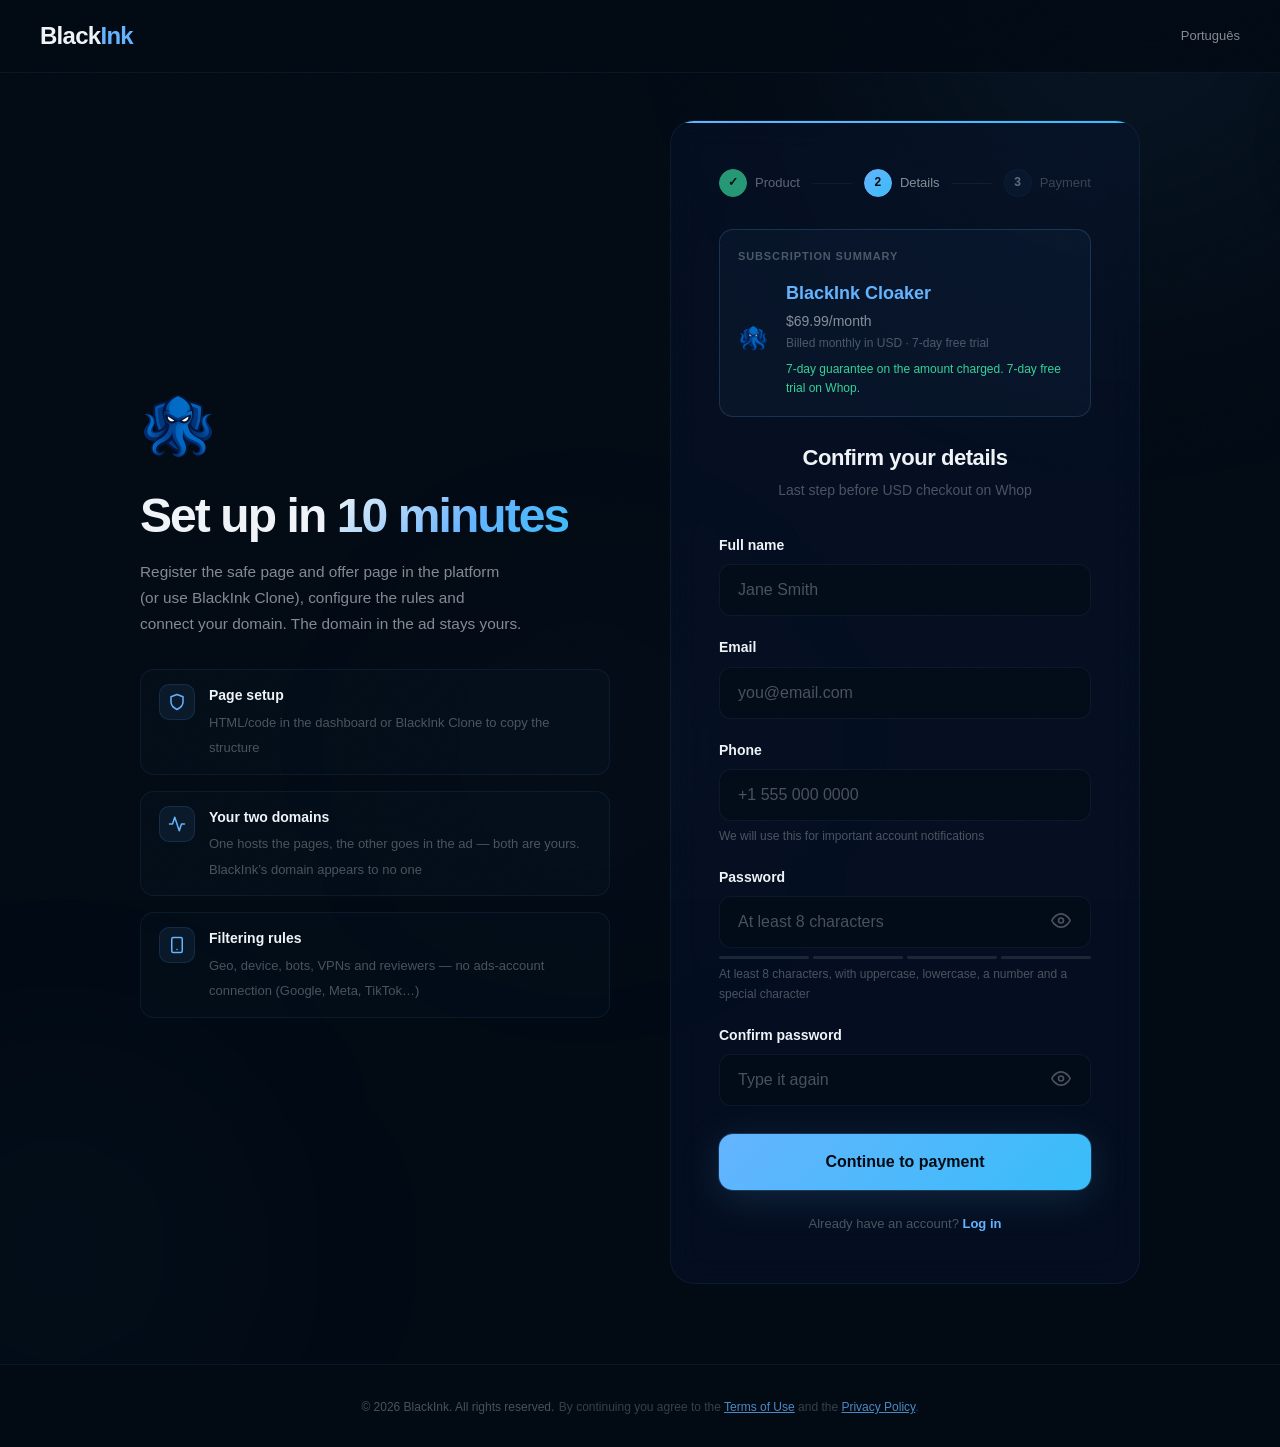
<file: subscribe/index.html>
<!DOCTYPE html>
<html lang="pt-BR">
<head>
    <meta charset="UTF-8">
    <meta name="viewport" content="width=device-width, initial-scale=1.0">
    <title>BlackInk — Cloaker Server-Side</title>
    <meta name="description" content="Cloaker server-side para tráfego pago — Google Ads, Meta, TikTok e outras plataformas. R$ 399,99/mês. Redirecionando para cadastro.">
    <link rel="icon" type="image/x-icon" href="/favicon.ico">
    <script>document.documentElement.setAttribute('data-locale-pending','1');setTimeout(function(){document.documentElement.removeAttribute('data-locale-pending');},800);</script>
    <style>html[data-locale-pending]{visibility:hidden}</style>
    <script src="/js/locale-redirect.js"></script>
    <script>if(!window.__blackinkLocaleRedirecting)document.documentElement.removeAttribute('data-locale-pending');</script>
<script>!function(w,d,s,u,n,a,b){if(w[n])return;a=w[n]={q:[],t: new Date,s:[],o:u,track:function(){a.q.push([ new Date].concat([].slice.call(arguments)))},setScope:function(){a.s=[].slice.call(arguments).filter(function(x){return typeof x==="string"});a.q.push([ new Date,"setScope"].concat(a.s))},scope:function(){var c=[].slice.call(arguments);return{track:function(){a.q.push([ new Date].concat([].slice.call(arguments)).concat([{__scope:c}]))}}}};b=d.createElement(s);b.async=1;b.src=u+"/s.js";d.getElementsByTagName(s)[0].parentNode.insertBefore(b,d.getElementsByTagName(s)[0])}(window,document,"script","https://t.whop.tw","whop");whop.setScope("biz_DJ6XbjaZmfVjZ8");whop.track("page");</script>
<script async src="https://aromatic-caribou-889.convex.site/api/a/am_F9WQQ4mvZaaAy7--"></script>
    <script>
    (function() {
        if (window.__blackinkLocaleRedirecting) return;
        var params = new URLSearchParams(window.location.search);
        if (!params.has('plan')) params.set('plan', 'Maré');
        if (!params.has('period')) params.set('period', 'monthly');
        var ref = params.get('ref') || localStorage.getItem('blackink_referral_code');
        var fref = params.get('fref') || localStorage.getItem('blackink_friend_referral_code');
        if (ref && !params.has('ref')) params.set('ref', ref);
        if (fref && !params.has('fref')) params.set('fref', fref);
        window.location.replace('/cadastro/?' + params.toString());
    })();
    </script>
<script>if(!window.__blackinkLocaleRedirecting)(function(c,l,a,r,i,t,y){c[a]=c[a]||function(){(c[a].q=c[a].q||[]).push(arguments)};t=l.createElement(r);t.async=1;t.src="https://www.clarity.ms/tag/"+i;y=l.getElementsByTagName(r)[0];y.parentNode.insertBefore(t,y)})(window,document,"clarity","script","y8vfmyfyw1");</script>
</head>
<body>
    <p style="font-family:system-ui,sans-serif;text-align:center;padding:48px;color:#888">Redirecionando para cadastro…</p>
    <script src="/js/referral-tracking.js"></script>
</body>
</html>
</file>
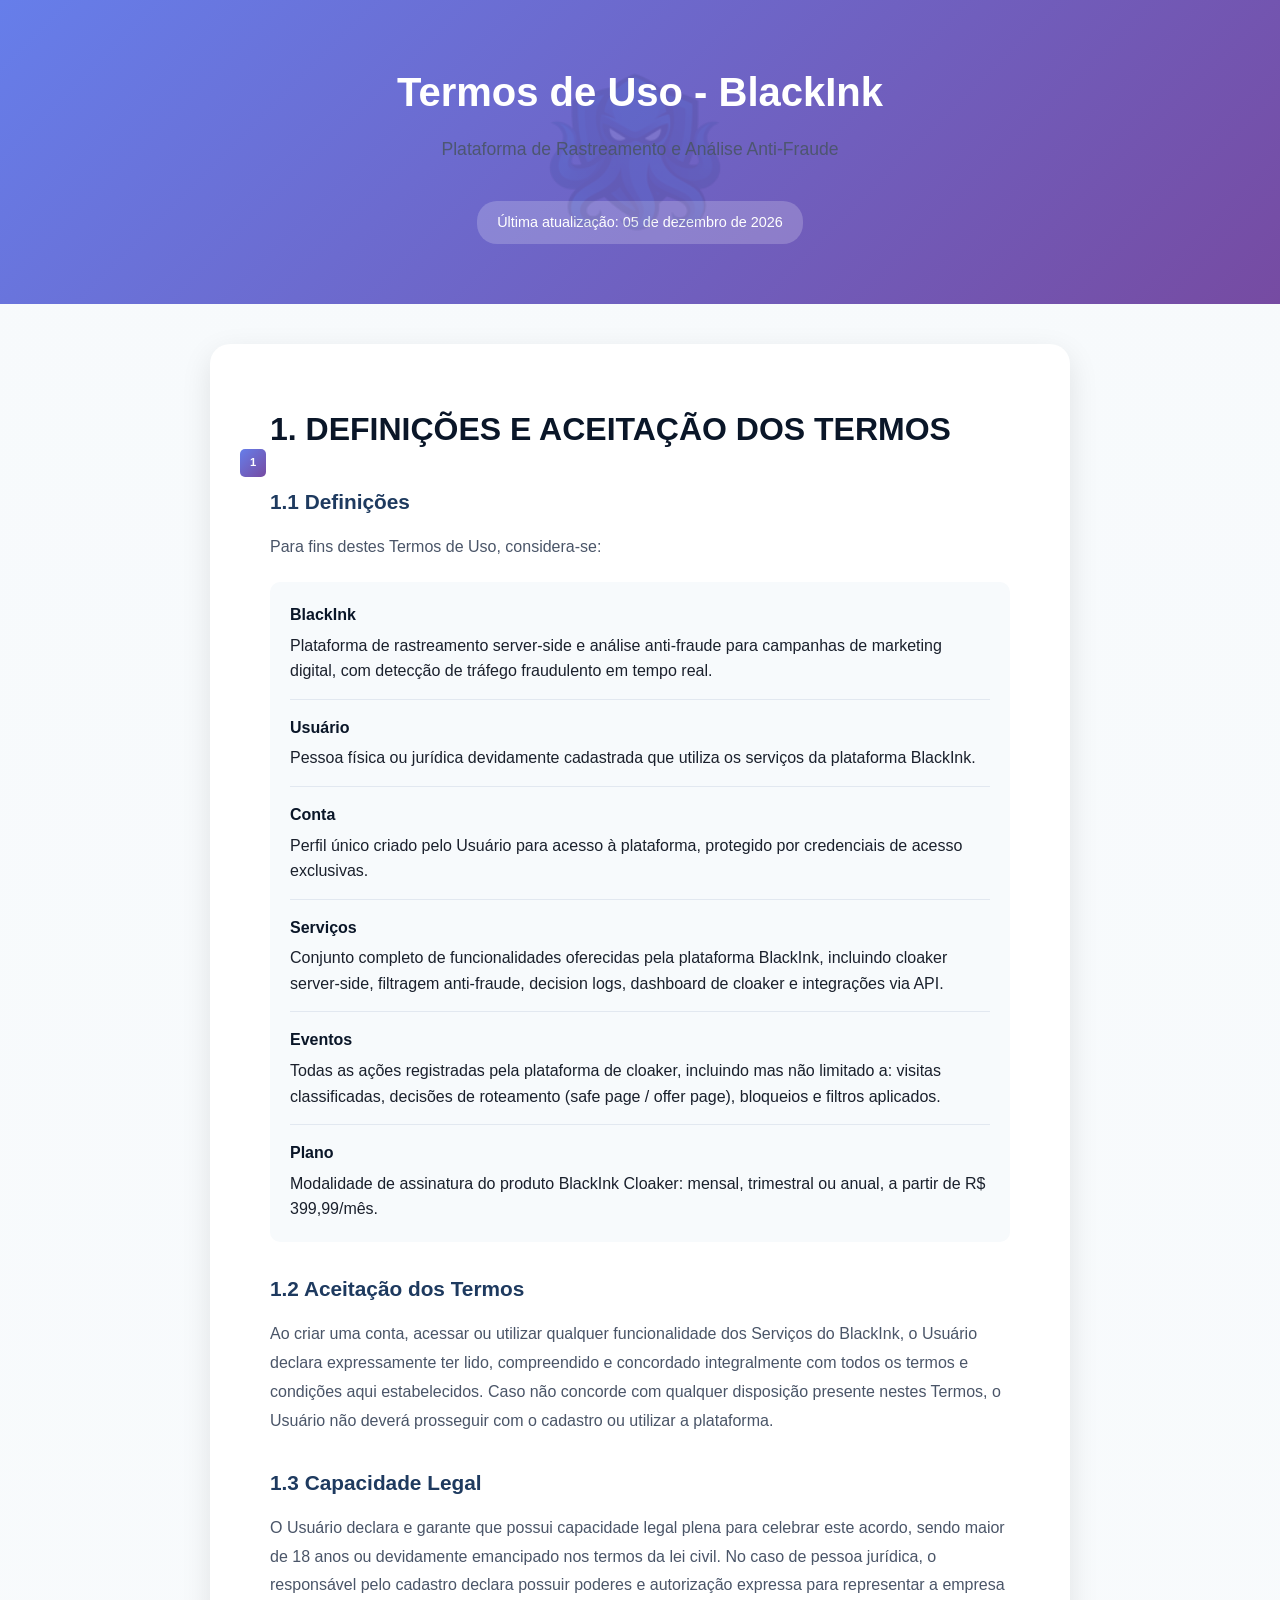
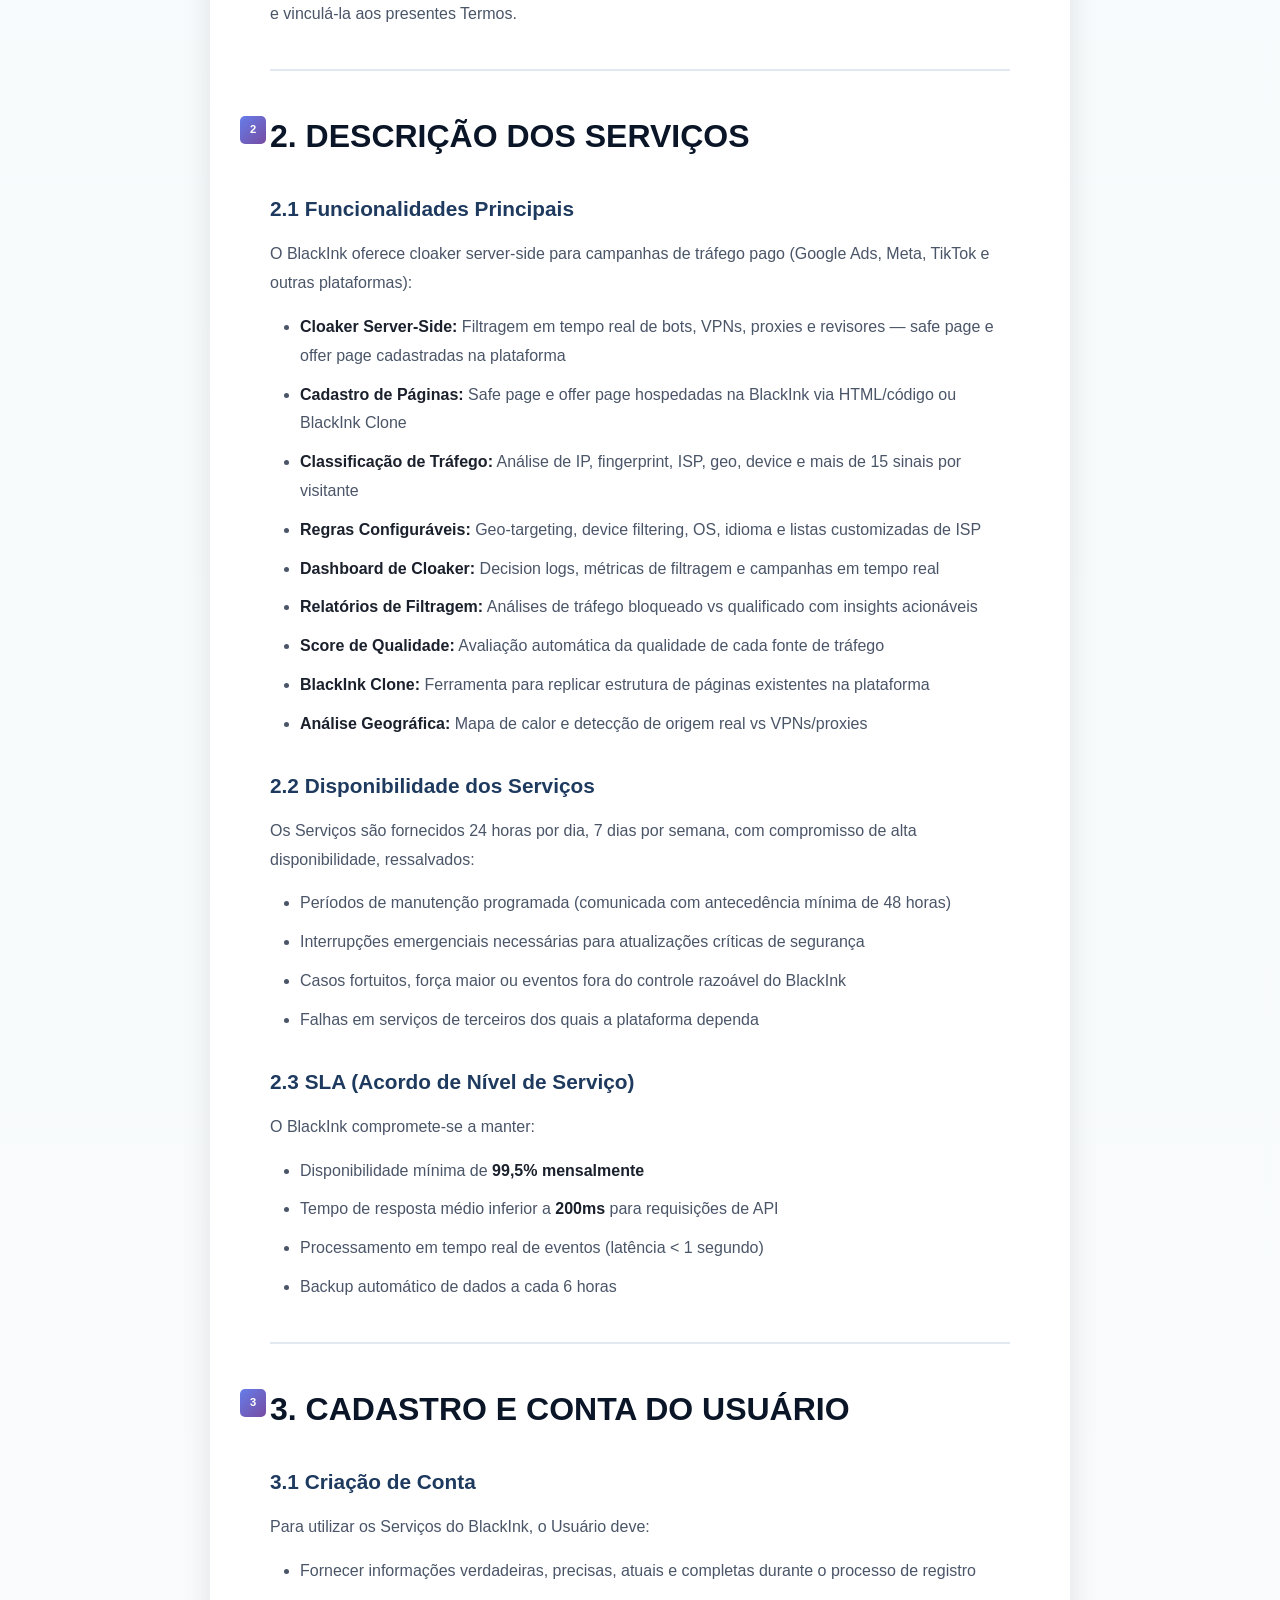
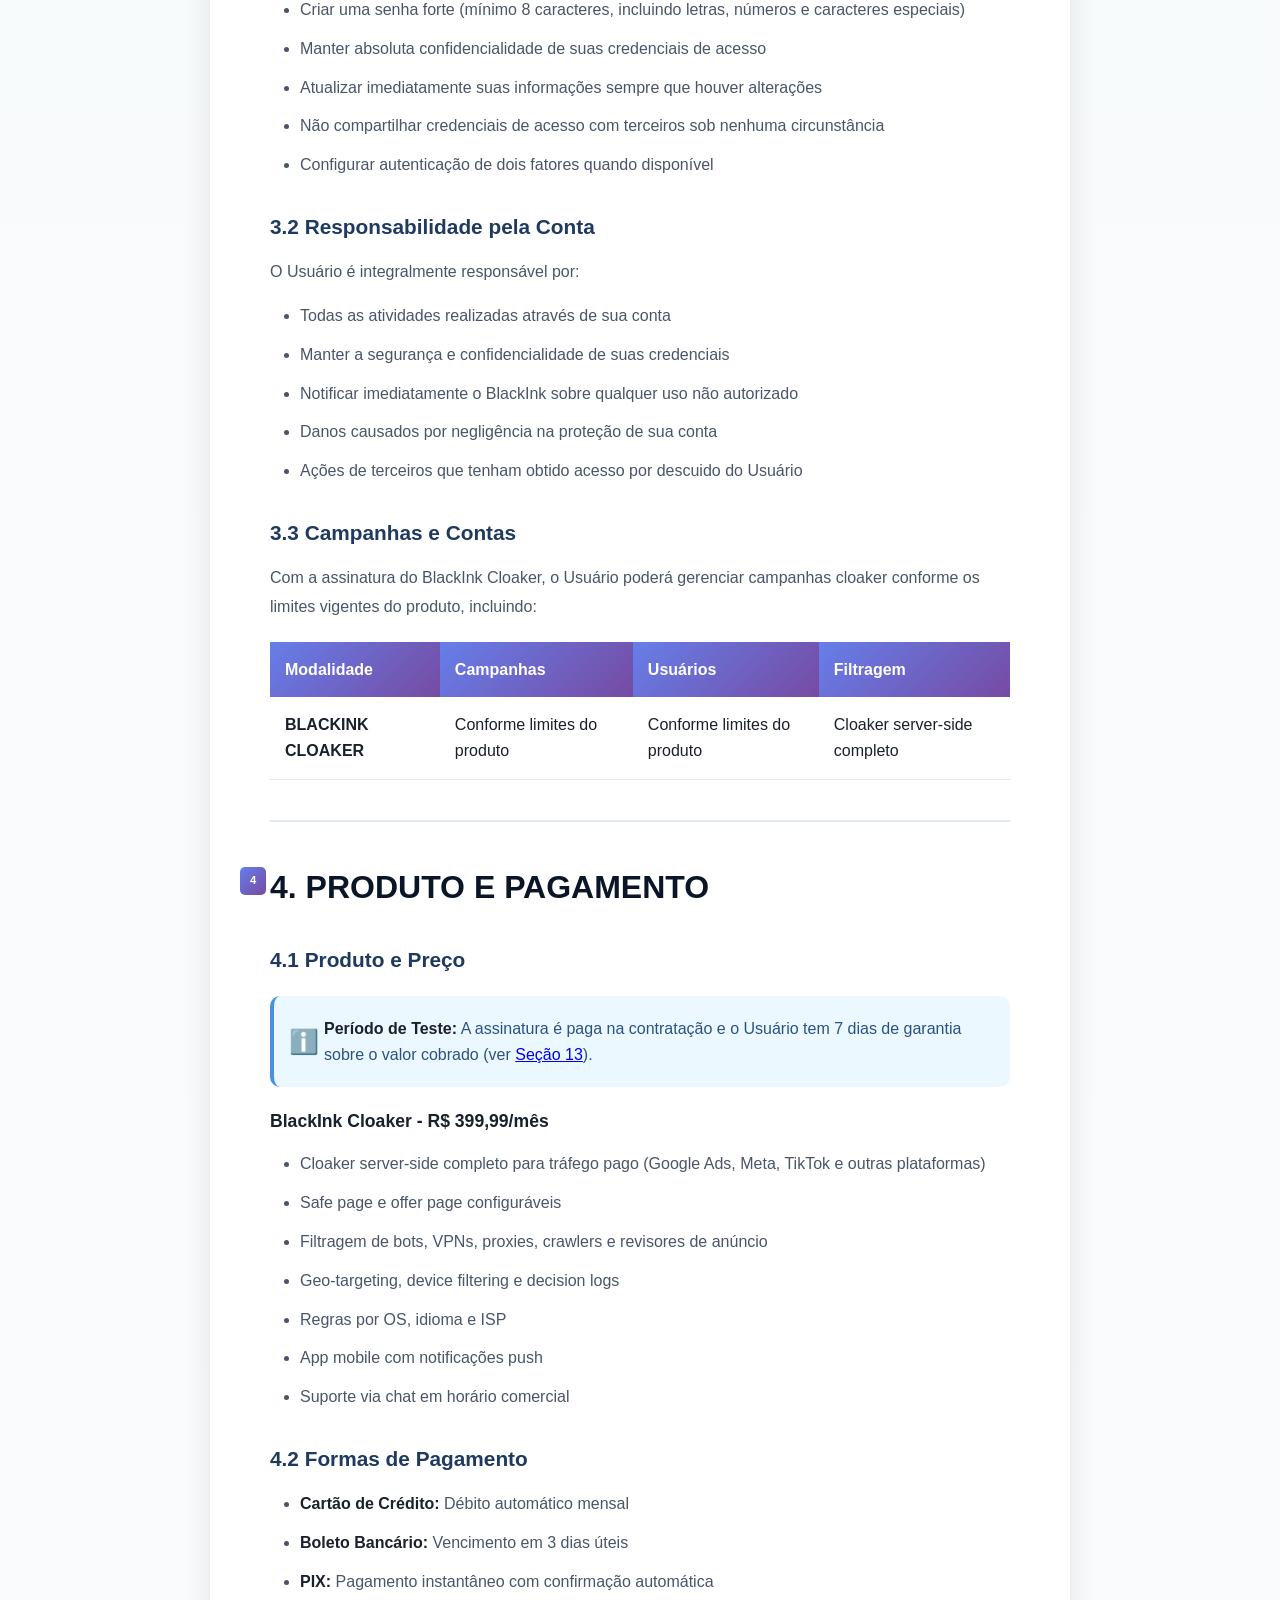
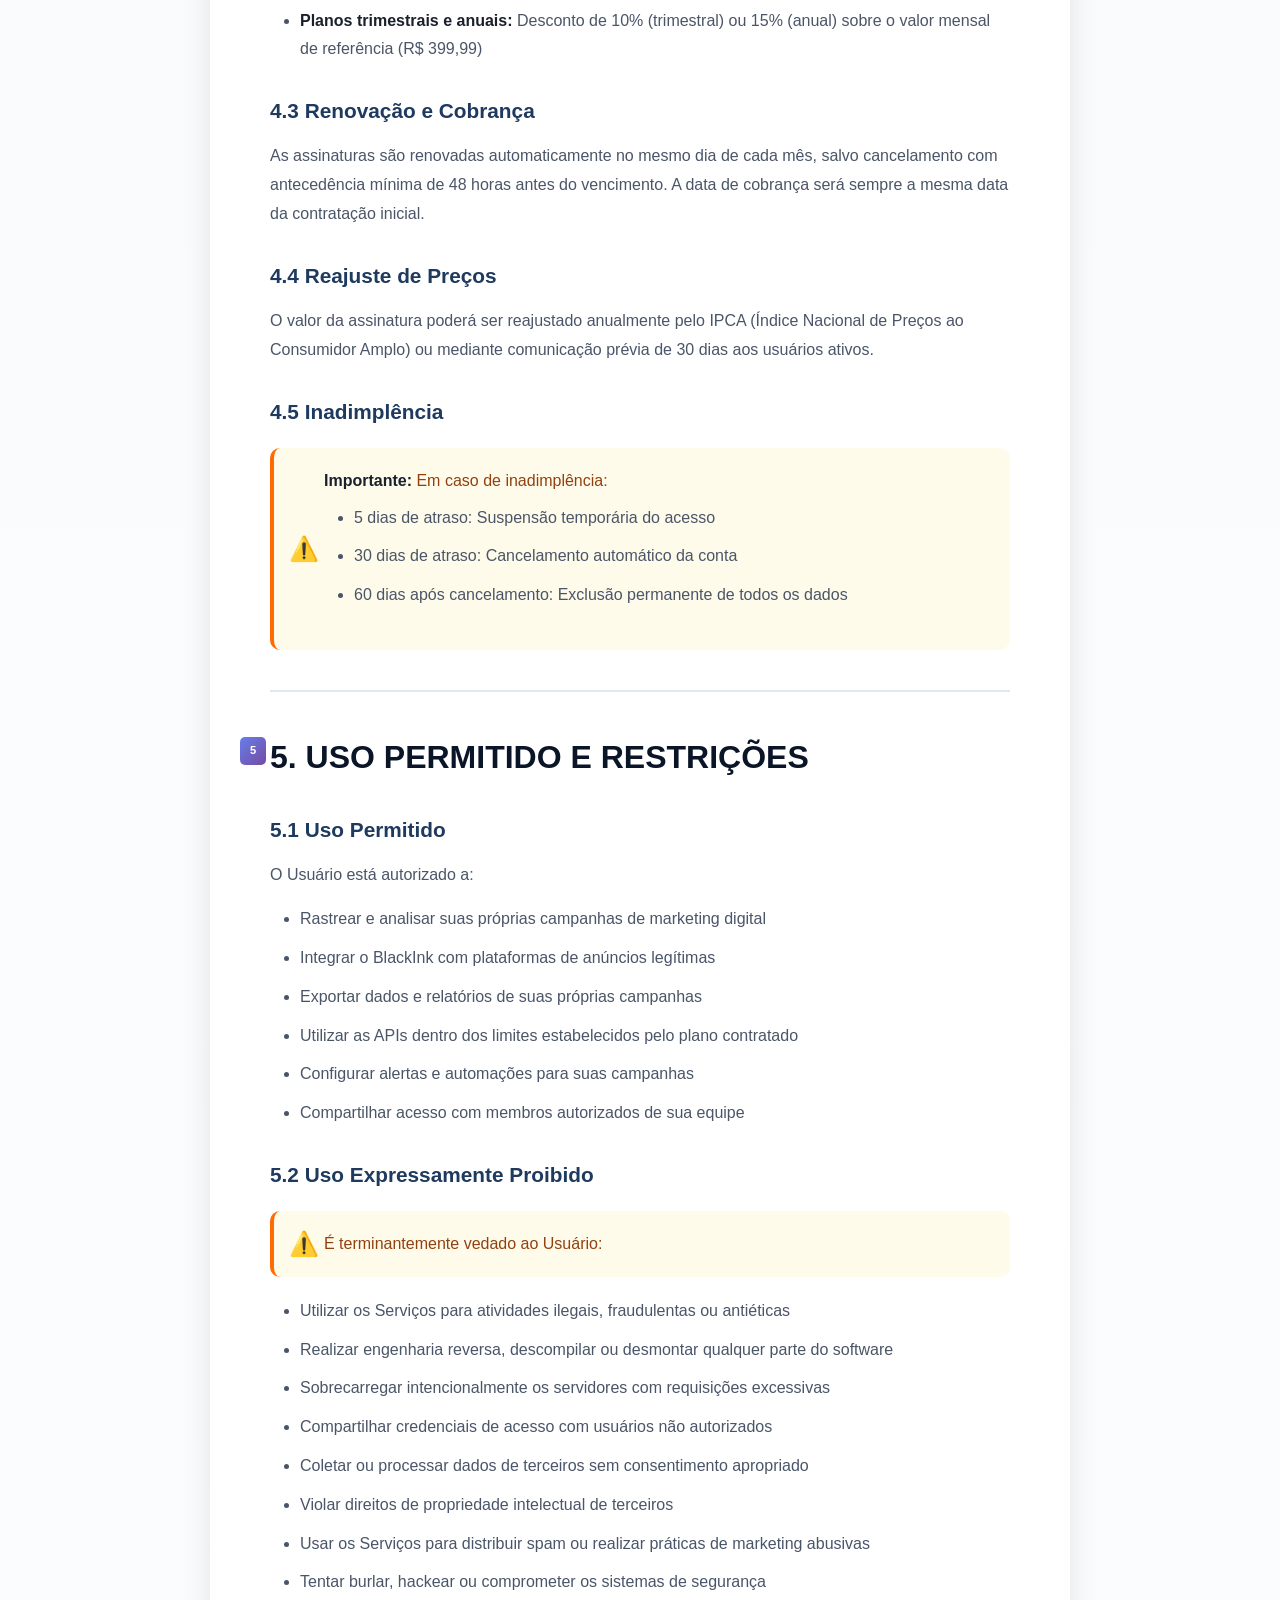
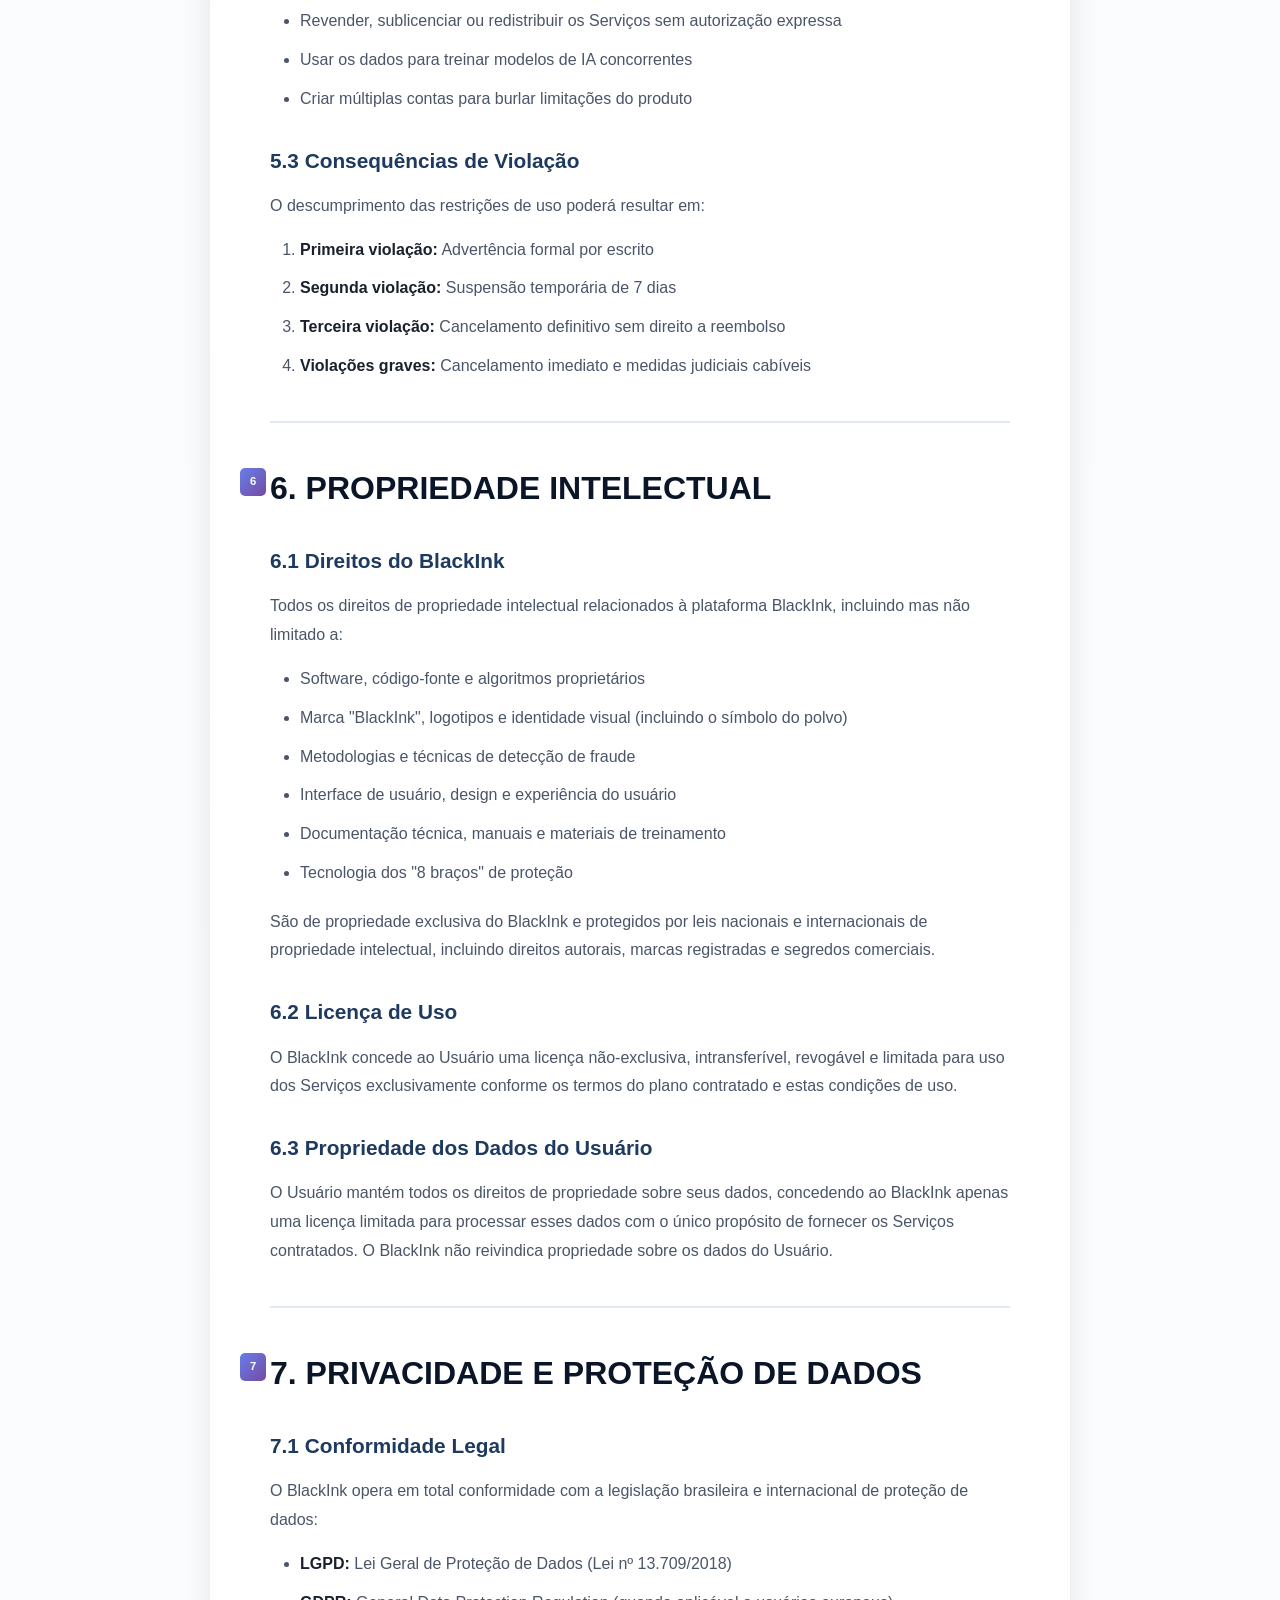
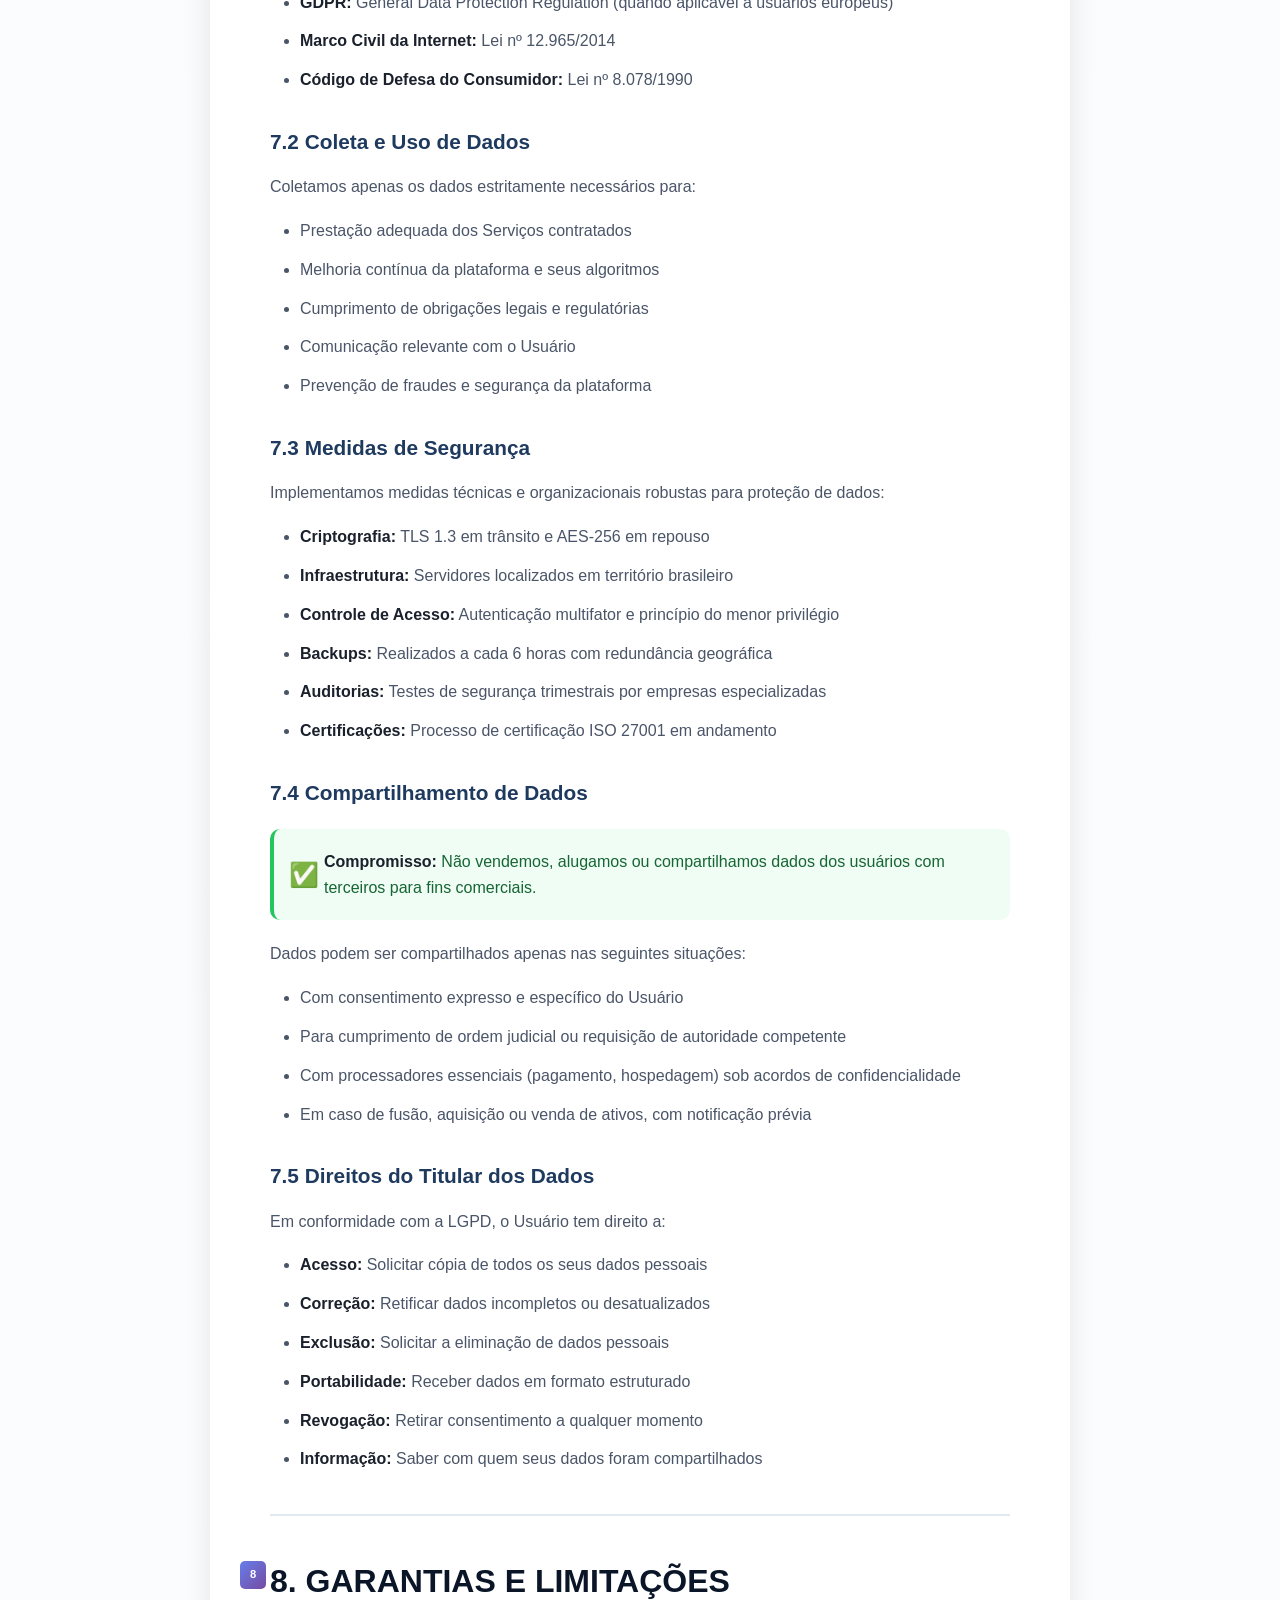
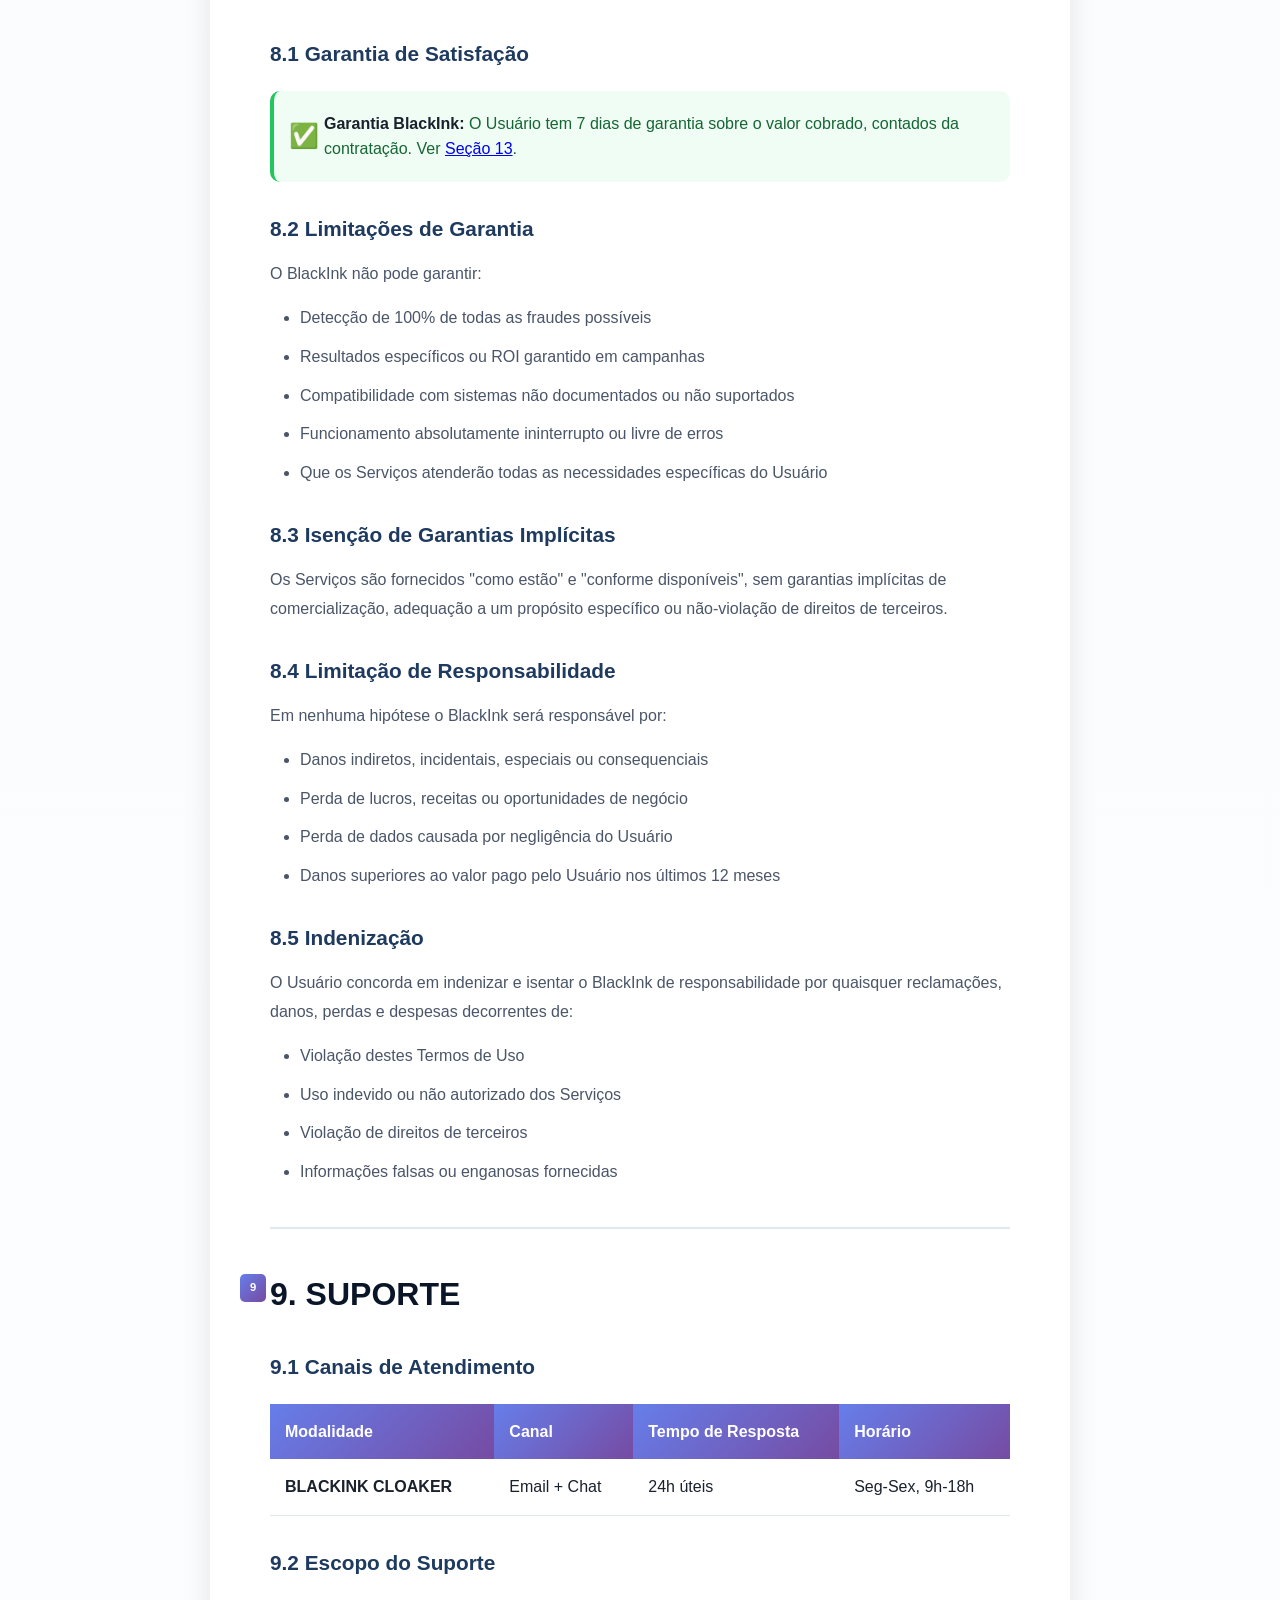
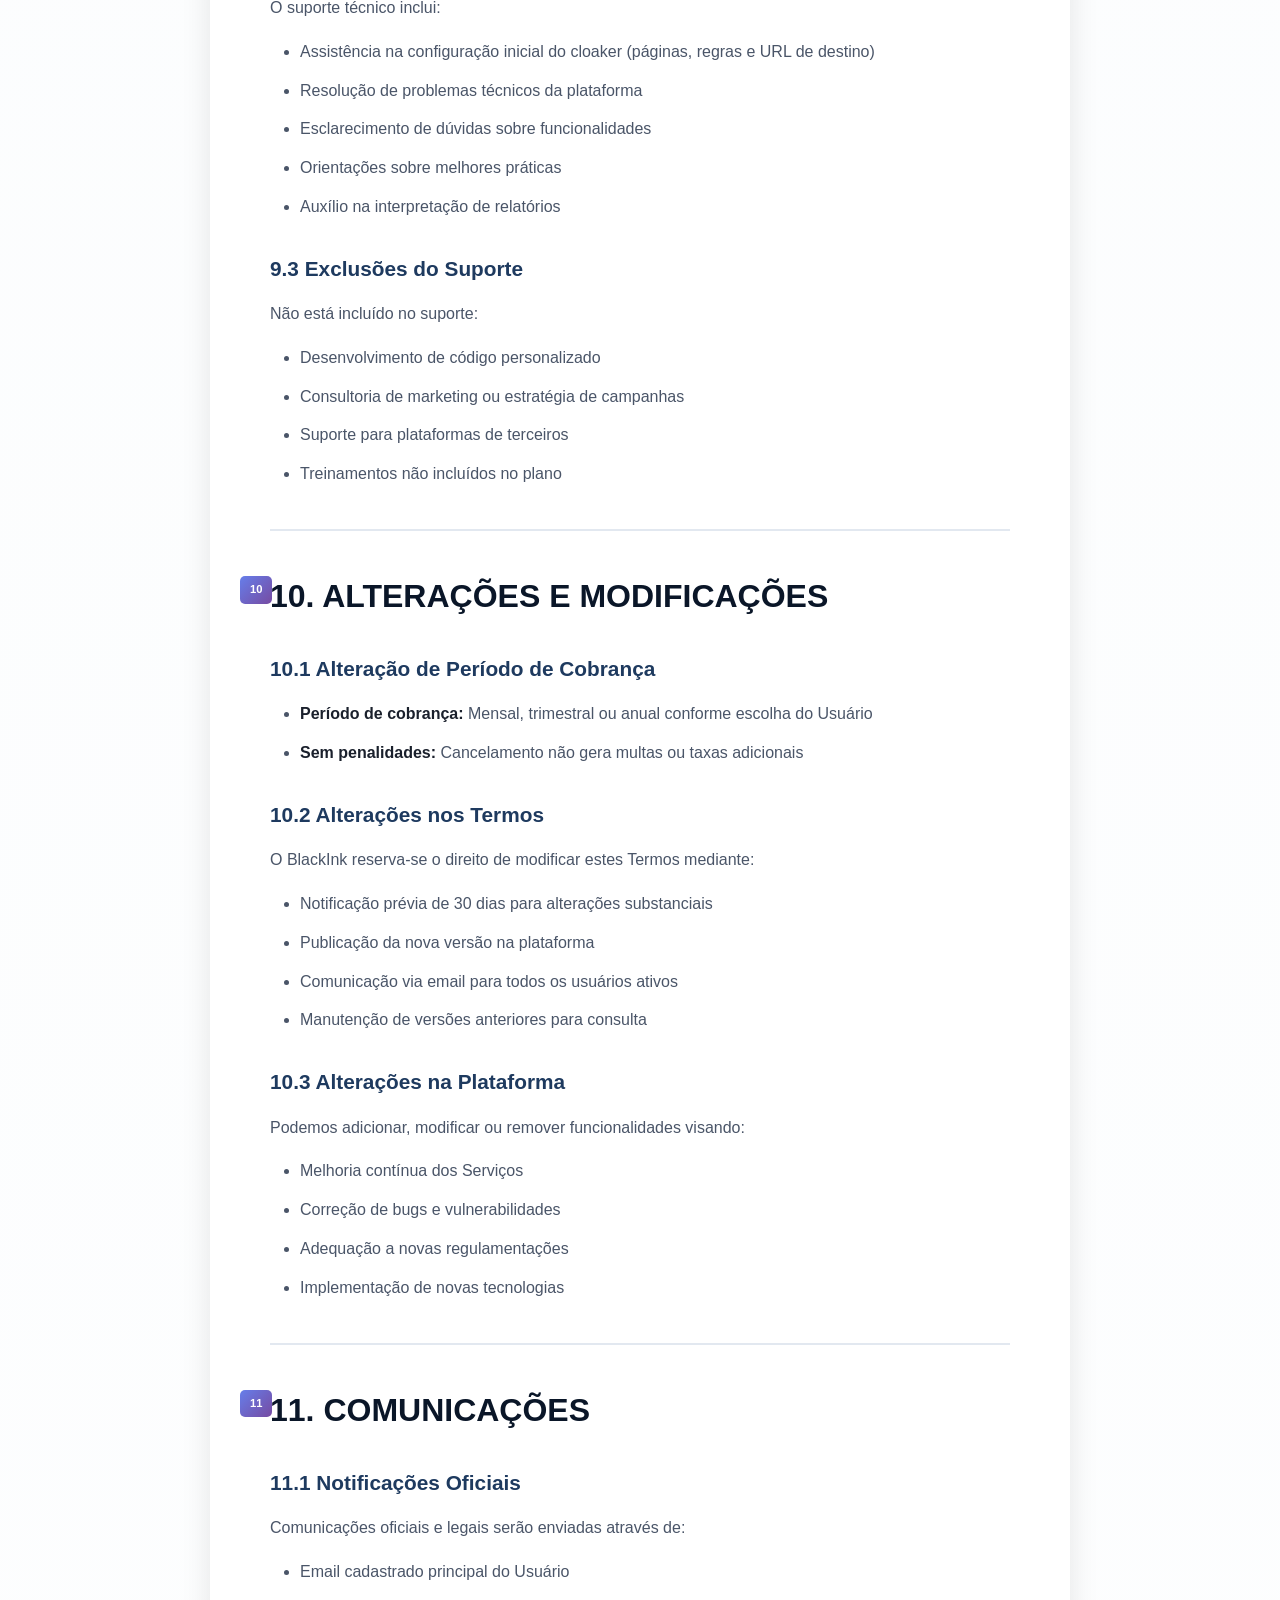
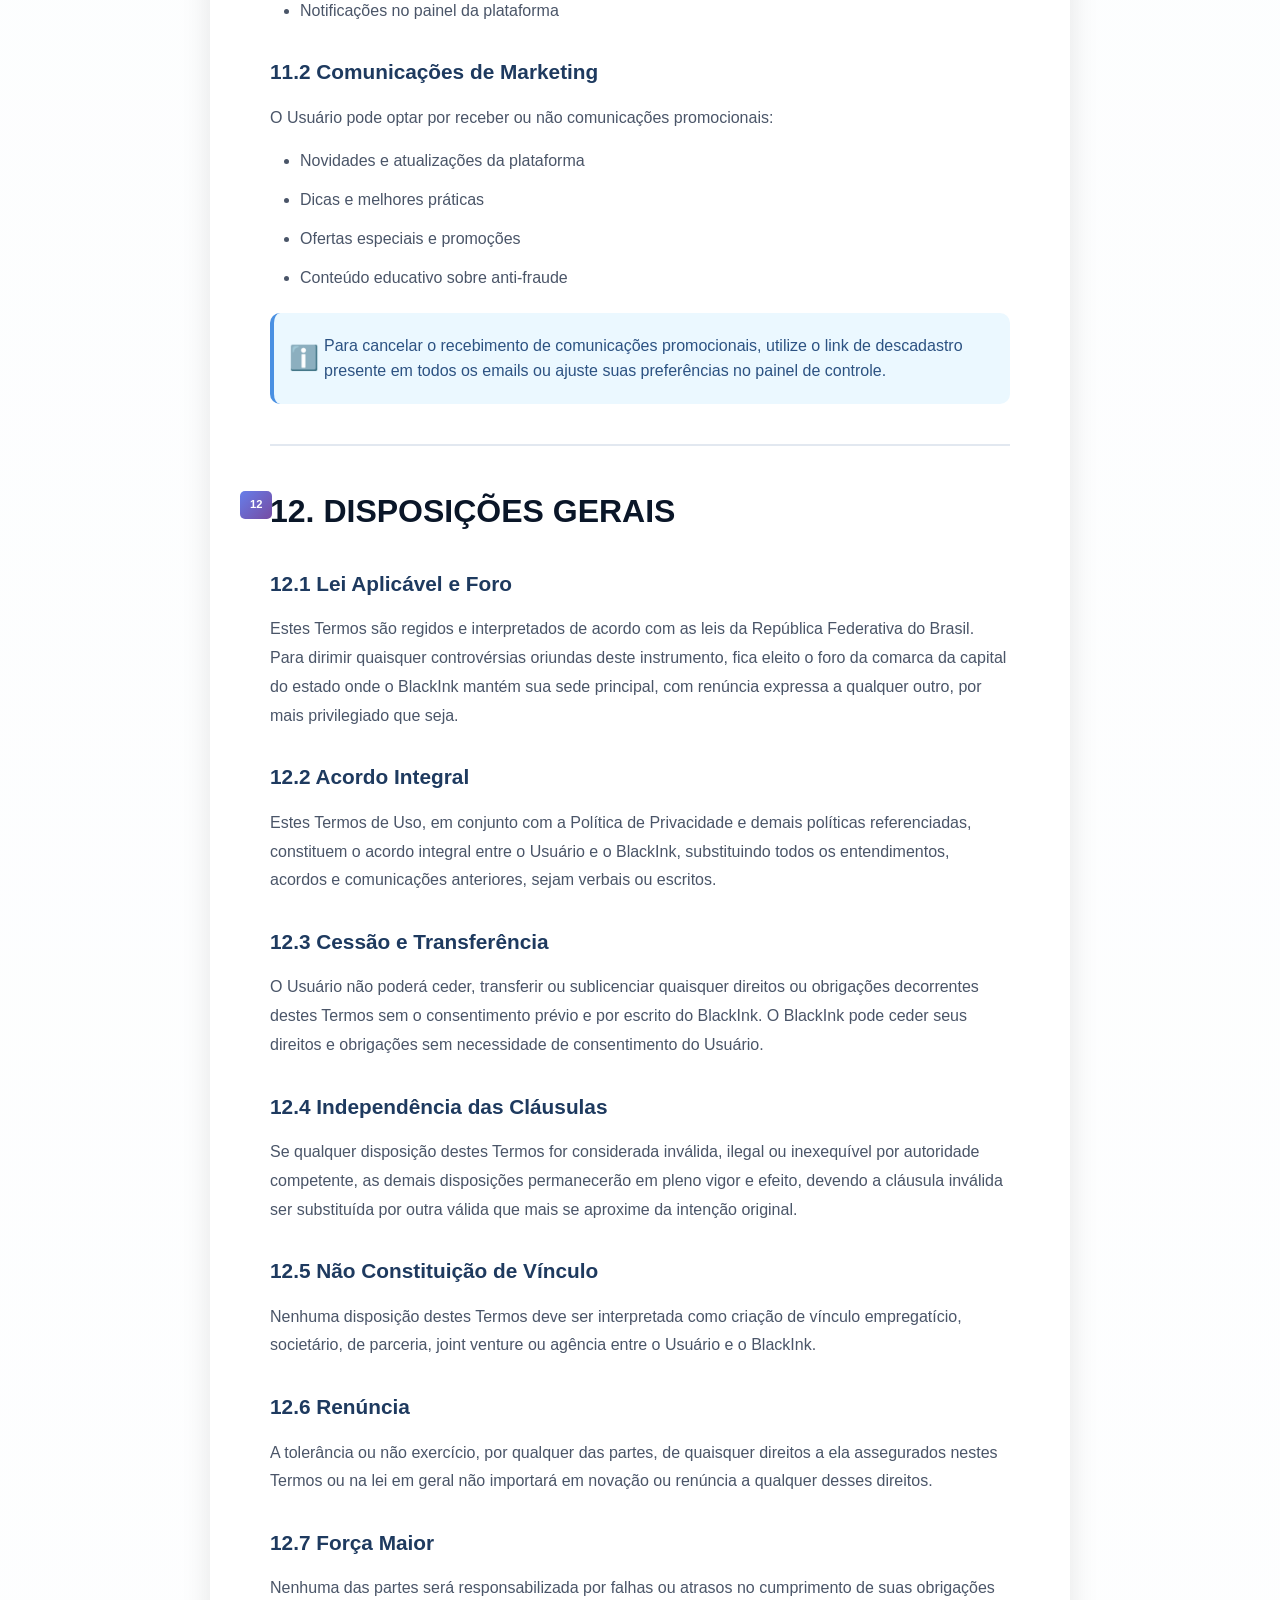
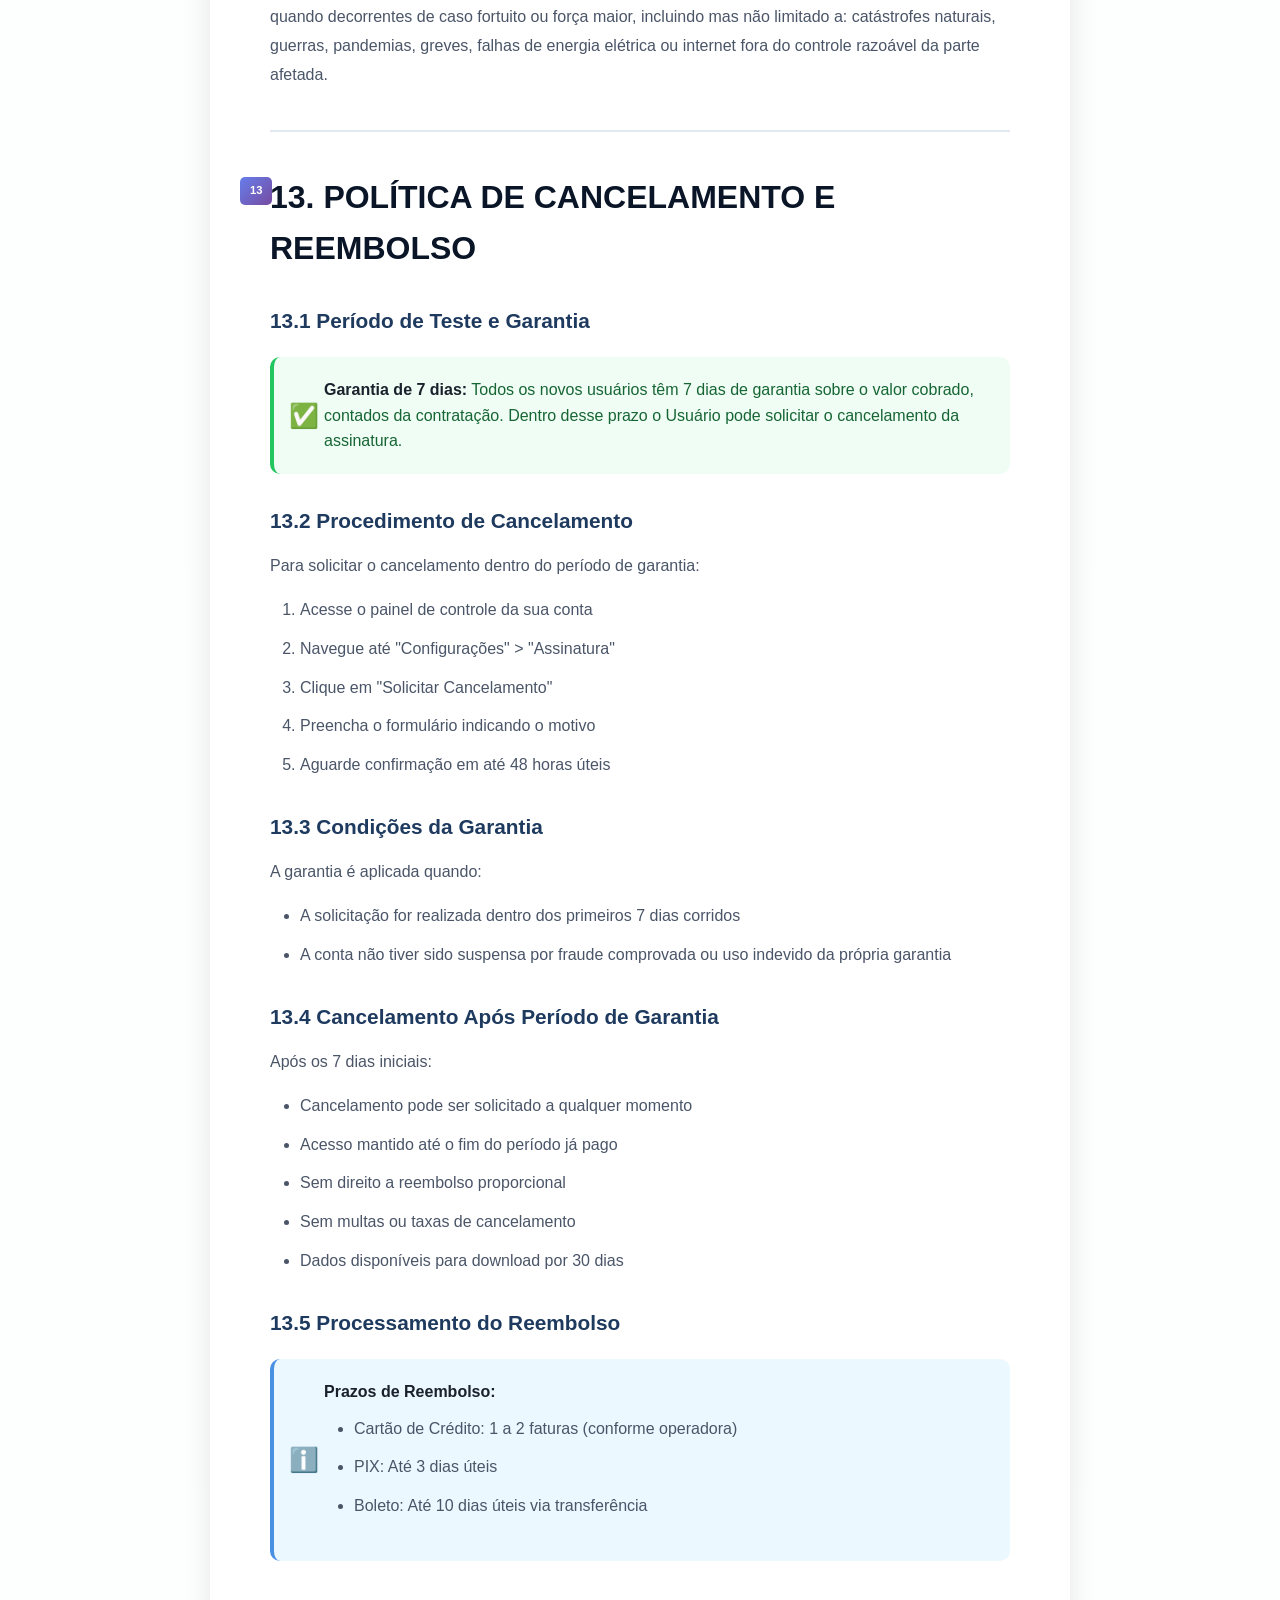
<file: termos-de-uso/index.html>
<!DOCTYPE html>
<html lang="pt-BR">
<head>
    <meta charset="UTF-8">
    <meta name="viewport" content="width=device-width, initial-scale=1.0">
    <meta name="description" content="Termos de Uso - BlackInk Cloaker Server-Side">
    <title>Termos de Uso - BlackInk</title>
    <link rel="canonical" href="https://blackink.cloud/termos-de-uso/">
    
    <style>
        * {
            margin: 0;
            padding: 0;
            box-sizing: border-box;
        }

        :root {
            --primary-dark: #0a1628;
            --primary-blue: #1e3a5f;
            --accent-blue: #4a90e2;
            --accent-purple: #6b46c1;
            --accent-orange: #ff6b00;
            --text-primary: #1a202c;
            --text-secondary: #4a5568;
            --gray-light: #f7fafc;
            --border-color: #e2e8f0;
            --gradient: linear-gradient(135deg, #667eea 0%, #764ba2 100%);
        }

        body {
            font-family: -apple-system, BlinkMacSystemFont, 'Segoe UI', Roboto, 'Helvetica Neue', Arial, sans-serif;
            line-height: 1.6;
            color: var(--text-primary);
            background: linear-gradient(180deg, #f7fafc 0%, #ffffff 100%);
        }

        /* Header */
        .header {
            background: var(--gradient);
            color: white;
            padding: 60px 0;
            text-align: center;
            position: relative;
            overflow: hidden;
        }

        .header::before {
            content: '';
            position: absolute;
            top: 50%;
            left: 50%;
            transform: translate(-50%, -50%);
            width: 200px;
            height: 200px;
            background: url('../images/logo-icon-160.png') center/contain no-repeat;
            opacity: 0.1;
        }

        .container {
            max-width: 900px;
            margin: 0 auto;
            padding: 0 20px;
        }

        .header h1 {
            font-size: 2.5rem;
            margin-bottom: 10px;
            position: relative;
            z-index: 1;
        }

        .header .subtitle {
            font-size: 1.1rem;
            opacity: 0.9;
            position: relative;
            z-index: 1;
        }

        .last-update {
            margin-top: 20px;
            padding: 10px 20px;
            background: rgba(255, 255, 255, 0.2);
            border-radius: 20px;
            display: inline-block;
            font-size: 0.9rem;
        }

        /* Navigation */
        .nav-sidebar {
            position: fixed;
            left: 20px;
            top: 50%;
            transform: translateY(-50%);
            width: 250px;
            background: white;
            border-radius: 10px;
            box-shadow: 0 4px 6px rgba(0, 0, 0, 0.1);
            padding: 20px;
            max-height: 70vh;
            overflow-y: auto;
            display: none;
        }

        @media (min-width: 1400px) {
            .nav-sidebar {
                display: block;
            }
        }

        .nav-sidebar h3 {
            font-size: 0.9rem;
            color: var(--accent-blue);
            margin-bottom: 15px;
            text-transform: uppercase;
            letter-spacing: 1px;
        }

        .nav-sidebar ul {
            list-style: none;
        }

        .nav-sidebar li {
            margin-bottom: 10px;
        }

        .nav-sidebar a {
            color: var(--text-secondary);
            text-decoration: none;
            font-size: 0.9rem;
            transition: color 0.3s ease;
            display: block;
            padding: 5px 0;
        }

        .nav-sidebar a:hover {
            color: var(--accent-blue);
            padding-left: 5px;
        }

        /* Content */
        .content {
            background: white;
            margin: 40px auto;
            padding: 60px;
            border-radius: 20px;
            box-shadow: 0 10px 30px rgba(0, 0, 0, 0.1);
        }

        @media (max-width: 768px) {
            .content {
                padding: 30px 20px;
                margin: 20px auto;
            }
        }

        /* Typography */
        h2 {
            font-size: 2rem;
            color: var(--primary-dark);
            margin: 40px 0 20px 0;
            padding-top: 40px;
            border-top: 2px solid var(--border-color);
            position: relative;
        }

        h2:first-child {
            border-top: none;
            padding-top: 0;
            margin-top: 0;
        }

        h2::before {
            content: attr(data-section);
            position: absolute;
            top: 45px;
            left: -30px;
            background: var(--gradient);
            color: white;
            padding: 5px 10px;
            border-radius: 5px;
            font-size: 0.7rem;
            font-weight: bold;
        }

        h3 {
            font-size: 1.3rem;
            color: var(--primary-blue);
            margin: 30px 0 15px 0;
        }

        h4 {
            font-size: 1.1rem;
            color: var(--text-primary);
            margin: 20px 0 10px 0;
            font-weight: 600;
        }

        p {
            margin-bottom: 15px;
            color: var(--text-secondary);
            line-height: 1.8;
        }

        /* Lists */
        ul, ol {
            margin: 15px 0 20px 30px;
            color: var(--text-secondary);
        }

        li {
            margin-bottom: 10px;
            line-height: 1.8;
        }

        strong {
            color: var(--text-primary);
            font-weight: 600;
        }

        /* Special Sections */
        .definition-list {
            background: var(--gray-light);
            padding: 20px;
            border-radius: 10px;
            margin: 20px 0;
        }

        .definition-item {
            margin-bottom: 15px;
            padding-bottom: 15px;
            border-bottom: 1px solid var(--border-color);
        }

        .definition-item:last-child {
            border-bottom: none;
            margin-bottom: 0;
            padding-bottom: 0;
        }

        .definition-term {
            font-weight: 600;
            color: var(--primary-dark);
            margin-bottom: 5px;
        }

        /* Plans Table */
        .plans-table {
            overflow-x: auto;
            margin: 20px 0;
        }

        table {
            width: 100%;
            border-collapse: collapse;
            background: white;
        }

        th {
            background: var(--gradient);
            color: white;
            padding: 15px;
            text-align: left;
            font-weight: 600;
        }

        td {
            padding: 15px;
            border-bottom: 1px solid var(--border-color);
        }

        tr:hover {
            background: var(--gray-light);
        }

        /* Alert Boxes */
        .alert {
            padding: 20px;
            border-radius: 10px;
            margin: 20px 0;
            position: relative;
            padding-left: 50px;
        }

        .alert::before {
            position: absolute;
            left: 15px;
            top: 50%;
            transform: translateY(-50%);
            font-size: 24px;
        }

        .alert-info {
            background: #ebf8ff;
            border-left: 4px solid var(--accent-blue);
            color: #2c5282;
        }

        .alert-info::before {
            content: "ℹ️";
        }

        .alert-warning {
            background: #fffbeb;
            border-left: 4px solid var(--accent-orange);
            color: #92400e;
        }

        .alert-warning::before {
            content: "⚠️";
        }

        .alert-success {
            background: #f0fdf4;
            border-left: 4px solid #22c55e;
            color: #166534;
        }

        .alert-success::before {
            content: "✅";
        }

        /* Contact Section */
        .contact-section {
            background: linear-gradient(135deg, rgba(102, 126, 234, 0.1) 0%, rgba(118, 75, 162, 0.1) 100%);
            padding: 30px;
            border-radius: 15px;
            margin: 40px 0;
            text-align: center;
        }

        .contact-section h3 {
            color: var(--accent-purple);
            margin-bottom: 20px;
        }

        .contact-info {
            display: flex;
            justify-content: center;
            gap: 30px;
            flex-wrap: wrap;
            margin-top: 20px;
        }

        .contact-item {
            display: flex;
            align-items: center;
            gap: 10px;
            color: var(--text-primary);
        }

        /* Footer */
        .footer {
            background: var(--primary-dark);
            color: white;
            padding: 40px 0;
            text-align: center;
            margin-top: 60px;
        }

        .footer-logo {
            font-size: 2rem;
            font-weight: 900;
            margin-bottom: 10px;
        }

        .footer-text {
            opacity: 0.8;
            margin-bottom: 20px;
        }

        .version-info {
            padding: 10px 20px;
            background: rgba(255, 255, 255, 0.1);
            border-radius: 20px;
            display: inline-block;
            font-size: 0.9rem;
        }

        .footer-meta {
            margin-top: 30px;
            padding-top: 30px;
            border-top: 1px solid rgba(255, 255, 255, 0.1);
            font-size: 0.875rem;
            opacity: 0.9;
        }

        .footer-meta p {
            margin: 5px 0;
            color: #cbd5e0;
        }

        .footer-meta strong {
            color: #fff;
            font-weight: 700;
            letter-spacing: 0.02em;
        }

        .footer-meta a {
            color: #cbd5e0;
            text-decoration: none;
            border-bottom: 1px solid transparent;
            transition: border-color 0.2s ease;
        }

        .footer-meta a:hover {
            border-bottom-color: #4a90e2;
        }

        /* Scroll to Top */
        .scroll-top {
            position: fixed;
            bottom: 30px;
            right: 30px;
            width: 50px;
            height: 50px;
            background: var(--gradient);
            border-radius: 50%;
            display: flex;
            align-items: center;
            justify-content: center;
            color: white;
            text-decoration: none;
            box-shadow: 0 4px 15px rgba(0, 0, 0, 0.2);
            transition: transform 0.3s ease;
            opacity: 0;
            pointer-events: none;
        }

        .scroll-top.visible {
            opacity: 1;
            pointer-events: all;
        }

        .scroll-top:hover {
            transform: translateY(-5px);
        }

        /* Responsive */
        @media (max-width: 768px) {
            h2 {
                font-size: 1.5rem;
            }

            h3 {
                font-size: 1.2rem;
            }

            .header h1 {
                font-size: 2rem;
            }
        }

        /* Print Styles */
        @media print {
            .nav-sidebar,
            .scroll-top {
                display: none;
            }

            .content {
                box-shadow: none;
                padding: 0;
            }

            body {
                background: white;
            }
        }
    
        .brand-mark{display:inline-block;vertical-align:-0.18em;width:1em;height:1em;object-fit:contain}
    </style>
<script>!function(w,d,s,u,n,a,b){if(w[n])return;a=w[n]={q:[],t: new Date,s:[],o:u,track:function(){a.q.push([ new Date].concat([].slice.call(arguments)))},setScope:function(){a.s=[].slice.call(arguments).filter(function(x){return typeof x==="string"});a.q.push([ new Date,"setScope"].concat(a.s))},scope:function(){var c=[].slice.call(arguments);return{track:function(){a.q.push([ new Date].concat([].slice.call(arguments)).concat([{__scope:c}]))}}}};b=d.createElement(s);b.async=1;b.src=u+"/s.js";d.getElementsByTagName(s)[0].parentNode.insertBefore(b,d.getElementsByTagName(s)[0])}(window,document,"script","https://t.whop.tw","whop");whop.setScope("biz_DJ6XbjaZmfVjZ8");whop.track("page");</script>
<script async src="https://aromatic-caribou-889.convex.site/api/a/am_F9WQQ4mvZaaAy7--"></script>
<!-- Google tag (gtag.js) -->
<script async src="https://www.googletagmanager.com/gtag/js?id=G-B05EJEJ91F"></script>
<script>
  if (!window.__blackinkLocaleRedirecting) {
    window.dataLayer = window.dataLayer || [];
    function gtag(){dataLayer.push(arguments);}
    gtag('js', new Date());
    gtag('config', 'G-B05EJEJ91F');
  }
</script>
<script>if(!window.__blackinkLocaleRedirecting)(function(c,l,a,r,i,t,y){c[a]=c[a]||function(){(c[a].q=c[a].q||[]).push(arguments)};t=l.createElement(r);t.async=1;t.src="https://www.clarity.ms/tag/"+i;y=l.getElementsByTagName(r)[0];y.parentNode.insertBefore(t,y)})(window,document,"clarity","script","y8vfmyfyw1");</script>
</head>
<body>
    <!-- Header -->
    <div class="header">
        <div class="container">
            <h1>Termos de Uso - BlackInk</h1>
            <p class="subtitle">Plataforma de Rastreamento e Análise Anti-Fraude</p>
            <div class="last-update">Última atualização: <span id="update-date"></span></div>
        </div>
    </div>

    <!-- Navigation Sidebar -->
    <nav class="nav-sidebar">
        <h3>Navegação Rápida</h3>
        <ul>
            <li><a href="#section1">1. Definições e Aceitação</a></li>
            <li><a href="#section2">2. Descrição dos Serviços</a></li>
            <li><a href="#section3">3. Cadastro e Conta</a></li>
            <li><a href="#section4">4. Planos e Pagamento</a></li>
            <li><a href="#section5">5. Uso Permitido</a></li>
            <li><a href="#section6">6. Propriedade Intelectual</a></li>
            <li><a href="#section7">7. Privacidade e Dados</a></li>
            <li><a href="#section8">8. Garantias</a></li>
            <li><a href="#section9">9. Suporte</a></li>
            <li><a href="#section10">10. Alterações</a></li>
            <li><a href="#section11">11. Comunicações</a></li>
            <li><a href="#section12">12. Disposições Gerais</a></li>
            <li><a href="#section13">13. Cancelamento</a></li>
            <li><a href="#section14">14. Contato</a></li>
        </ul>
    </nav>

    <!-- Main Content -->
    <div class="container">
        <div class="content">
            <!-- Section 1 -->
            <h2 id="section1" data-section="1">1. DEFINIÇÕES E ACEITAÇÃO DOS TERMOS</h2>
            
            <h3>1.1 Definições</h3>
            <p>Para fins destes Termos de Uso, considera-se:</p>
            
            <div class="definition-list">
                <div class="definition-item">
                    <div class="definition-term">BlackInk</div>
                    <div>Plataforma de rastreamento server-side e análise anti-fraude para campanhas de marketing digital, com detecção de tráfego fraudulento em tempo real.</div>
                </div>
                
                <div class="definition-item">
                    <div class="definition-term">Usuário</div>
                    <div>Pessoa física ou jurídica devidamente cadastrada que utiliza os serviços da plataforma BlackInk.</div>
                </div>
                
                <div class="definition-item">
                    <div class="definition-term">Conta</div>
                    <div>Perfil único criado pelo Usuário para acesso à plataforma, protegido por credenciais de acesso exclusivas.</div>
                </div>
                
                <div class="definition-item">
                    <div class="definition-term">Serviços</div>
                    <div>Conjunto completo de funcionalidades oferecidas pela plataforma BlackInk, incluindo cloaker server-side, filtragem anti-fraude, decision logs, dashboard de cloaker e integrações via API.</div>
                </div>
                
                <div class="definition-item">
                    <div class="definition-term">Eventos</div>
                    <div>Todas as ações registradas pela plataforma de cloaker, incluindo mas não limitado a: visitas classificadas, decisões de roteamento (safe page / offer page), bloqueios e filtros aplicados.</div>
                </div>
                
                <div class="definition-item">
                    <div class="definition-term">Plano</div>
                    <div>Modalidade de assinatura do produto BlackInk Cloaker: mensal, trimestral ou anual, a partir de R$ 399,99/mês.</div>
                </div>
            </div>

            <h3>1.2 Aceitação dos Termos</h3>
            <p>Ao criar uma conta, acessar ou utilizar qualquer funcionalidade dos Serviços do BlackInk, o Usuário declara expressamente ter lido, compreendido e concordado integralmente com todos os termos e condições aqui estabelecidos. Caso não concorde com qualquer disposição presente nestes Termos, o Usuário não deverá prosseguir com o cadastro ou utilizar a plataforma.</p>

            <h3>1.3 Capacidade Legal</h3>
            <p>O Usuário declara e garante que possui capacidade legal plena para celebrar este acordo, sendo maior de 18 anos ou devidamente emancipado nos termos da lei civil. No caso de pessoa jurídica, o responsável pelo cadastro declara possuir poderes e autorização expressa para representar a empresa e vinculá-la aos presentes Termos.</p>

            <!-- Section 2 -->
            <h2 id="section2" data-section="2">2. DESCRIÇÃO DOS SERVIÇOS</h2>

            <h3>2.1 Funcionalidades Principais</h3>
            <p>O BlackInk oferece cloaker server-side para campanhas de tráfego pago (Google Ads, Meta, TikTok e outras plataformas):</p>
            
            <ul>
                <li><strong>Cloaker Server-Side:</strong> Filtragem em tempo real de bots, VPNs, proxies e revisores — safe page e offer page cadastradas na plataforma</li>
                <li><strong>Cadastro de Páginas:</strong> Safe page e offer page hospedadas na BlackInk via HTML/código ou BlackInk Clone</li>
                <li><strong>Classificação de Tráfego:</strong> Análise de IP, fingerprint, ISP, geo, device e mais de 15 sinais por visitante</li>
                <li><strong>Regras Configuráveis:</strong> Geo-targeting, device filtering, OS, idioma e listas customizadas de ISP</li>
                <li><strong>Dashboard de Cloaker:</strong> Decision logs, métricas de filtragem e campanhas em tempo real</li>
                <li><strong>Relatórios de Filtragem:</strong> Análises de tráfego bloqueado vs qualificado com insights acionáveis</li>
                <li><strong>Score de Qualidade:</strong> Avaliação automática da qualidade de cada fonte de tráfego</li>
                <li><strong>BlackInk Clone:</strong> Ferramenta para replicar estrutura de páginas existentes na plataforma</li>
                <li><strong>Análise Geográfica:</strong> Mapa de calor e detecção de origem real vs VPNs/proxies</li>
            </ul>

            <h3>2.2 Disponibilidade dos Serviços</h3>
            <p>Os Serviços são fornecidos 24 horas por dia, 7 dias por semana, com compromisso de alta disponibilidade, ressalvados:</p>
            
            <ul>
                <li>Períodos de manutenção programada (comunicada com antecedência mínima de 48 horas)</li>
                <li>Interrupções emergenciais necessárias para atualizações críticas de segurança</li>
                <li>Casos fortuitos, força maior ou eventos fora do controle razoável do BlackInk</li>
                <li>Falhas em serviços de terceiros dos quais a plataforma dependa</li>
            </ul>

            <h3>2.3 SLA (Acordo de Nível de Serviço)</h3>
            <p>O BlackInk compromete-se a manter:</p>
            <ul>
                <li>Disponibilidade mínima de <strong>99,5% mensalmente</strong></li>
                <li>Tempo de resposta médio inferior a <strong>200ms</strong> para requisições de API</li>
                <li>Processamento em tempo real de eventos (latência < 1 segundo)</li>
                <li>Backup automático de dados a cada 6 horas</li>
            </ul>

            <!-- Section 3 -->
            <h2 id="section3" data-section="3">3. CADASTRO E CONTA DO USUÁRIO</h2>

            <h3>3.1 Criação de Conta</h3>
            <p>Para utilizar os Serviços do BlackInk, o Usuário deve:</p>
            
            <ul>
                <li>Fornecer informações verdadeiras, precisas, atuais e completas durante o processo de registro</li>
                <li>Criar uma senha forte (mínimo 8 caracteres, incluindo letras, números e caracteres especiais)</li>
                <li>Manter absoluta confidencialidade de suas credenciais de acesso</li>
                <li>Atualizar imediatamente suas informações sempre que houver alterações</li>
                <li>Não compartilhar credenciais de acesso com terceiros sob nenhuma circunstância</li>
                <li>Configurar autenticação de dois fatores quando disponível</li>
            </ul>

            <h3>3.2 Responsabilidade pela Conta</h3>
            <p>O Usuário é integralmente responsável por:</p>
            
            <ul>
                <li>Todas as atividades realizadas através de sua conta</li>
                <li>Manter a segurança e confidencialidade de suas credenciais</li>
                <li>Notificar imediatamente o BlackInk sobre qualquer uso não autorizado</li>
                <li>Danos causados por negligência na proteção de sua conta</li>
                <li>Ações de terceiros que tenham obtido acesso por descuido do Usuário</li>
            </ul>

            <h3>3.3 Campanhas e Contas</h3>
            <p>Com a assinatura do BlackInk Cloaker, o Usuário poderá gerenciar campanhas cloaker conforme os limites vigentes do produto, incluindo:</p>
            
            <div class="plans-table">
                <table>
                    <thead>
                        <tr>
                            <th>Modalidade</th>
                            <th>Campanhas</th>
                            <th>Usuários</th>
                            <th>Filtragem</th>
                        </tr>
                    </thead>
                    <tbody>
                        <tr>
                            <td><strong>BLACKINK CLOAKER</strong></td>
                            <td>Conforme limites do produto</td>
                            <td>Conforme limites do produto</td>
                            <td>Cloaker server-side completo</td>
                        </tr>
                    </tbody>
                </table>
            </div>

            <!-- Section 4 -->
            <h2 id="section4" data-section="4">4. PRODUTO E PAGAMENTO</h2>

            <h3>4.1 Produto e Preço</h3>
            
            <div class="alert alert-info">
                <strong>Período de Teste:</strong> A assinatura é paga na contratação e o Usuário tem 7 dias de garantia sobre o valor cobrado (ver <a href="#section13">Seção 13</a>).
            </div>

            <h4>BlackInk Cloaker - R$ 399,99/mês</h4>
            <ul>
                <li>Cloaker server-side completo para tráfego pago (Google Ads, Meta, TikTok e outras plataformas)</li>
                <li>Safe page e offer page configuráveis</li>
                <li>Filtragem de bots, VPNs, proxies, crawlers e revisores de anúncio</li>
                <li>Geo-targeting, device filtering e decision logs</li>
                <li>Regras por OS, idioma e ISP</li>
                <li>App mobile com notificações push</li>
                <li>Suporte via chat em horário comercial</li>
            </ul>

            <h3>4.2 Formas de Pagamento</h3>
            <ul>
                <li><strong>Cartão de Crédito:</strong> Débito automático mensal</li>
                <li><strong>Boleto Bancário:</strong> Vencimento em 3 dias úteis</li>
                <li><strong>PIX:</strong> Pagamento instantâneo com confirmação automática</li>
                <li><strong>Planos trimestrais e anuais:</strong> Desconto de 10% (trimestral) ou 15% (anual) sobre o valor mensal de referência (R$ 399,99)</li>
            </ul>

            <h3>4.3 Renovação e Cobrança</h3>
            <p>As assinaturas são renovadas automaticamente no mesmo dia de cada mês, salvo cancelamento com antecedência mínima de 48 horas antes do vencimento. A data de cobrança será sempre a mesma data da contratação inicial.</p>

            <h3>4.4 Reajuste de Preços</h3>
            <p>O valor da assinatura poderá ser reajustado anualmente pelo IPCA (Índice Nacional de Preços ao Consumidor Amplo) ou mediante comunicação prévia de 30 dias aos usuários ativos.</p>

            <h3>4.5 Inadimplência</h3>
            <div class="alert alert-warning">
                <strong>Importante:</strong> Em caso de inadimplência:
                <ul style="margin-top: 10px;">
                    <li>5 dias de atraso: Suspensão temporária do acesso</li>
                    <li>30 dias de atraso: Cancelamento automático da conta</li>
                    <li>60 dias após cancelamento: Exclusão permanente de todos os dados</li>
                </ul>
            </div>

            <!-- Section 5 -->
            <h2 id="section5" data-section="5">5. USO PERMITIDO E RESTRIÇÕES</h2>

            <h3>5.1 Uso Permitido</h3>
            <p>O Usuário está autorizado a:</p>
            <ul>
                <li>Rastrear e analisar suas próprias campanhas de marketing digital</li>
                <li>Integrar o BlackInk com plataformas de anúncios legítimas</li>
                <li>Exportar dados e relatórios de suas próprias campanhas</li>
                <li>Utilizar as APIs dentro dos limites estabelecidos pelo plano contratado</li>
                <li>Configurar alertas e automações para suas campanhas</li>
                <li>Compartilhar acesso com membros autorizados de sua equipe</li>
            </ul>

            <h3>5.2 Uso Expressamente Proibido</h3>
            <div class="alert alert-warning">
                É terminantemente vedado ao Usuário:
            </div>
            
            <ul>
                <li>Utilizar os Serviços para atividades ilegais, fraudulentas ou antiéticas</li>
                <li>Realizar engenharia reversa, descompilar ou desmontar qualquer parte do software</li>
                <li>Sobrecarregar intencionalmente os servidores com requisições excessivas</li>
                <li>Compartilhar credenciais de acesso com usuários não autorizados</li>
                <li>Coletar ou processar dados de terceiros sem consentimento apropriado</li>
                <li>Violar direitos de propriedade intelectual de terceiros</li>
                <li>Usar os Serviços para distribuir spam ou realizar práticas de marketing abusivas</li>
                <li>Tentar burlar, hackear ou comprometer os sistemas de segurança</li>
                <li>Revender, sublicenciar ou redistribuir os Serviços sem autorização expressa</li>
                <li>Usar os dados para treinar modelos de IA concorrentes</li>
                <li>Criar múltiplas contas para burlar limitações do produto</li>
            </ul>

            <h3>5.3 Consequências de Violação</h3>
            <p>O descumprimento das restrições de uso poderá resultar em:</p>
            <ol>
                <li><strong>Primeira violação:</strong> Advertência formal por escrito</li>
                <li><strong>Segunda violação:</strong> Suspensão temporária de 7 dias</li>
                <li><strong>Terceira violação:</strong> Cancelamento definitivo sem direito a reembolso</li>
                <li><strong>Violações graves:</strong> Cancelamento imediato e medidas judiciais cabíveis</li>
            </ol>

            <!-- Section 6 -->
            <h2 id="section6" data-section="6">6. PROPRIEDADE INTELECTUAL</h2>

            <h3>6.1 Direitos do BlackInk</h3>
            <p>Todos os direitos de propriedade intelectual relacionados à plataforma BlackInk, incluindo mas não limitado a:</p>
            
            <ul>
                <li>Software, código-fonte e algoritmos proprietários</li>
                <li>Marca "BlackInk", logotipos e identidade visual (incluindo o símbolo do polvo)</li>
                <li>Metodologias e técnicas de detecção de fraude</li>
                <li>Interface de usuário, design e experiência do usuário</li>
                <li>Documentação técnica, manuais e materiais de treinamento</li>
                <li>Tecnologia dos "8 braços" de proteção</li>
            </ul>
            
            <p>São de propriedade exclusiva do BlackInk e protegidos por leis nacionais e internacionais de propriedade intelectual, incluindo direitos autorais, marcas registradas e segredos comerciais.</p>

            <h3>6.2 Licença de Uso</h3>
            <p>O BlackInk concede ao Usuário uma licença não-exclusiva, intransferível, revogável e limitada para uso dos Serviços exclusivamente conforme os termos do plano contratado e estas condições de uso.</p>

            <h3>6.3 Propriedade dos Dados do Usuário</h3>
            <p>O Usuário mantém todos os direitos de propriedade sobre seus dados, concedendo ao BlackInk apenas uma licença limitada para processar esses dados com o único propósito de fornecer os Serviços contratados. O BlackInk não reivindica propriedade sobre os dados do Usuário.</p>

            <!-- Section 7 -->
            <h2 id="section7" data-section="7">7. PRIVACIDADE E PROTEÇÃO DE DADOS</h2>

            <h3>7.1 Conformidade Legal</h3>
            <p>O BlackInk opera em total conformidade com a legislação brasileira e internacional de proteção de dados:</p>
            
            <ul>
                <li><strong>LGPD:</strong> Lei Geral de Proteção de Dados (Lei nº 13.709/2018)</li>
                <li><strong>GDPR:</strong> General Data Protection Regulation (quando aplicável a usuários europeus)</li>
                <li><strong>Marco Civil da Internet:</strong> Lei nº 12.965/2014</li>
                <li><strong>Código de Defesa do Consumidor:</strong> Lei nº 8.078/1990</li>
            </ul>

            <h3>7.2 Coleta e Uso de Dados</h3>
            <p>Coletamos apenas os dados estritamente necessários para:</p>
            <ul>
                <li>Prestação adequada dos Serviços contratados</li>
                <li>Melhoria contínua da plataforma e seus algoritmos</li>
                <li>Cumprimento de obrigações legais e regulatórias</li>
                <li>Comunicação relevante com o Usuário</li>
                <li>Prevenção de fraudes e segurança da plataforma</li>
            </ul>

            <h3>7.3 Medidas de Segurança</h3>
            <p>Implementamos medidas técnicas e organizacionais robustas para proteção de dados:</p>
            
            <ul>
                <li><strong>Criptografia:</strong> TLS 1.3 em trânsito e AES-256 em repouso</li>
                <li><strong>Infraestrutura:</strong> Servidores localizados em território brasileiro</li>
                <li><strong>Controle de Acesso:</strong> Autenticação multifator e princípio do menor privilégio</li>
                <li><strong>Backups:</strong> Realizados a cada 6 horas com redundância geográfica</li>
                <li><strong>Auditorias:</strong> Testes de segurança trimestrais por empresas especializadas</li>
                <li><strong>Certificações:</strong> Processo de certificação ISO 27001 em andamento</li>
            </ul>

            <h3>7.4 Compartilhamento de Dados</h3>
            <div class="alert alert-success">
                <strong>Compromisso:</strong> Não vendemos, alugamos ou compartilhamos dados dos usuários com terceiros para fins comerciais.
            </div>
            
            <p>Dados podem ser compartilhados apenas nas seguintes situações:</p>
            <ul>
                <li>Com consentimento expresso e específico do Usuário</li>
                <li>Para cumprimento de ordem judicial ou requisição de autoridade competente</li>
                <li>Com processadores essenciais (pagamento, hospedagem) sob acordos de confidencialidade</li>
                <li>Em caso de fusão, aquisição ou venda de ativos, com notificação prévia</li>
            </ul>

            <h3>7.5 Direitos do Titular dos Dados</h3>
            <p>Em conformidade com a LGPD, o Usuário tem direito a:</p>
            <ul>
                <li><strong>Acesso:</strong> Solicitar cópia de todos os seus dados pessoais</li>
                <li><strong>Correção:</strong> Retificar dados incompletos ou desatualizados</li>
                <li><strong>Exclusão:</strong> Solicitar a eliminação de dados pessoais</li>
                <li><strong>Portabilidade:</strong> Receber dados em formato estruturado</li>
                <li><strong>Revogação:</strong> Retirar consentimento a qualquer momento</li>
                <li><strong>Informação:</strong> Saber com quem seus dados foram compartilhados</li>
            </ul>

            <!-- Section 8 -->
            <h2 id="section8" data-section="8">8. GARANTIAS E LIMITAÇÕES</h2>

            <h3>8.1 Garantia de Satisfação</h3>
            <div class="alert alert-success">
                <strong>Garantia BlackInk:</strong> O Usuário tem 7 dias de garantia sobre o valor cobrado, contados da contratação. Ver <a href="#section13">Seção 13</a>.
            </div>

            <h3>8.2 Limitações de Garantia</h3>
            <p>O BlackInk não pode garantir:</p>
            <ul>
                <li>Detecção de 100% de todas as fraudes possíveis</li>
                <li>Resultados específicos ou ROI garantido em campanhas</li>
                <li>Compatibilidade com sistemas não documentados ou não suportados</li>
                <li>Funcionamento absolutamente ininterrupto ou livre de erros</li>
                <li>Que os Serviços atenderão todas as necessidades específicas do Usuário</li>
            </ul>

            <h3>8.3 Isenção de Garantias Implícitas</h3>
            <p>Os Serviços são fornecidos "como estão" e "conforme disponíveis", sem garantias implícitas de comercialização, adequação a um propósito específico ou não-violação de direitos de terceiros.</p>

            <h3>8.4 Limitação de Responsabilidade</h3>
            <p>Em nenhuma hipótese o BlackInk será responsável por:</p>
            <ul>
                <li>Danos indiretos, incidentais, especiais ou consequenciais</li>
                <li>Perda de lucros, receitas ou oportunidades de negócio</li>
                <li>Perda de dados causada por negligência do Usuário</li>
                <li>Danos superiores ao valor pago pelo Usuário nos últimos 12 meses</li>
            </ul>

            <h3>8.5 Indenização</h3>
            <p>O Usuário concorda em indenizar e isentar o BlackInk de responsabilidade por quaisquer reclamações, danos, perdas e despesas decorrentes de:</p>
            <ul>
                <li>Violação destes Termos de Uso</li>
                <li>Uso indevido ou não autorizado dos Serviços</li>
                <li>Violação de direitos de terceiros</li>
                <li>Informações falsas ou enganosas fornecidas</li>
            </ul>

            <!-- Section 9 -->
            <h2 id="section9" data-section="9">9. SUPORTE</h2>

            <h3>9.1 Canais de Atendimento</h3>
            
            <div class="plans-table">
                <table>
                    <thead>
                        <tr>
                            <th>Modalidade</th>
                            <th>Canal</th>
                            <th>Tempo de Resposta</th>
                            <th>Horário</th>
                        </tr>
                    </thead>
                    <tbody>
                        <tr>
                            <td><strong>BLACKINK CLOAKER</strong></td>
                            <td>Email + Chat</td>
                            <td>24h úteis</td>
                            <td>Seg-Sex, 9h-18h</td>
                        </tr>
                    </tbody>
                </table>
            </div>

            <h3>9.2 Escopo do Suporte</h3>
            <p>O suporte técnico inclui:</p>
            <ul>
                <li>Assistência na configuração inicial do cloaker (páginas, regras e URL de destino)</li>
                <li>Resolução de problemas técnicos da plataforma</li>
                <li>Esclarecimento de dúvidas sobre funcionalidades</li>
                <li>Orientações sobre melhores práticas</li>
                <li>Auxílio na interpretação de relatórios</li>
            </ul>

            <h3>9.3 Exclusões do Suporte</h3>
            <p>Não está incluído no suporte:</p>
            <ul>
                <li>Desenvolvimento de código personalizado</li>
                <li>Consultoria de marketing ou estratégia de campanhas</li>
                <li>Suporte para plataformas de terceiros</li>
                <li>Treinamentos não incluídos no plano</li>
            </ul>

            <!-- Section 10 -->
            <h2 id="section10" data-section="10">10. ALTERAÇÕES E MODIFICAÇÕES</h2>

            <h3>10.1 Alteração de Período de Cobrança</h3>
            <ul>
                <li><strong>Período de cobrança:</strong> Mensal, trimestral ou anual conforme escolha do Usuário</li>
                <li><strong>Sem penalidades:</strong> Cancelamento não gera multas ou taxas adicionais</li>
            </ul>

            <h3>10.2 Alterações nos Termos</h3>
            <p>O BlackInk reserva-se o direito de modificar estes Termos mediante:</p>
            <ul>
                <li>Notificação prévia de 30 dias para alterações substanciais</li>
                <li>Publicação da nova versão na plataforma</li>
                <li>Comunicação via email para todos os usuários ativos</li>
                <li>Manutenção de versões anteriores para consulta</li>
            </ul>

            <h3>10.3 Alterações na Plataforma</h3>
            <p>Podemos adicionar, modificar ou remover funcionalidades visando:</p>
            <ul>
                <li>Melhoria contínua dos Serviços</li>
                <li>Correção de bugs e vulnerabilidades</li>
                <li>Adequação a novas regulamentações</li>
                <li>Implementação de novas tecnologias</li>
            </ul>

            <!-- Section 11 -->
            <h2 id="section11" data-section="11">11. COMUNICAÇÕES</h2>

            <h3>11.1 Notificações Oficiais</h3>
            <p>Comunicações oficiais e legais serão enviadas através de:</p>
            <ul>
                <li>Email cadastrado principal do Usuário</li>
                <li>Notificações no painel da plataforma</li>
            </ul>

            <h3>11.2 Comunicações de Marketing</h3>
            <p>O Usuário pode optar por receber ou não comunicações promocionais:</p>
            <ul>
                <li>Novidades e atualizações da plataforma</li>
                <li>Dicas e melhores práticas</li>
                <li>Ofertas especiais e promoções</li>
                <li>Conteúdo educativo sobre anti-fraude</li>
            </ul>
            
            <div class="alert alert-info">
                Para cancelar o recebimento de comunicações promocionais, utilize o link de descadastro presente em todos os emails ou ajuste suas preferências no painel de controle.
            </div>

            <!-- Section 12 -->
            <h2 id="section12" data-section="12">12. DISPOSIÇÕES GERAIS</h2>

            <h3>12.1 Lei Aplicável e Foro</h3>
            <p>Estes Termos são regidos e interpretados de acordo com as leis da República Federativa do Brasil. Para dirimir quaisquer controvérsias oriundas deste instrumento, fica eleito o foro da comarca da capital do estado onde o BlackInk mantém sua sede principal, com renúncia expressa a qualquer outro, por mais privilegiado que seja.</p>

            <h3>12.2 Acordo Integral</h3>
            <p>Estes Termos de Uso, em conjunto com a Política de Privacidade e demais políticas referenciadas, constituem o acordo integral entre o Usuário e o BlackInk, substituindo todos os entendimentos, acordos e comunicações anteriores, sejam verbais ou escritos.</p>

            <h3>12.3 Cessão e Transferência</h3>
            <p>O Usuário não poderá ceder, transferir ou sublicenciar quaisquer direitos ou obrigações decorrentes destes Termos sem o consentimento prévio e por escrito do BlackInk. O BlackInk pode ceder seus direitos e obrigações sem necessidade de consentimento do Usuário.</p>

            <h3>12.4 Independência das Cláusulas</h3>
            <p>Se qualquer disposição destes Termos for considerada inválida, ilegal ou inexequível por autoridade competente, as demais disposições permanecerão em pleno vigor e efeito, devendo a cláusula inválida ser substituída por outra válida que mais se aproxime da intenção original.</p>

            <h3>12.5 Não Constituição de Vínculo</h3>
            <p>Nenhuma disposição destes Termos deve ser interpretada como criação de vínculo empregatício, societário, de parceria, joint venture ou agência entre o Usuário e o BlackInk.</p>

            <h3>12.6 Renúncia</h3>
            <p>A tolerância ou não exercício, por qualquer das partes, de quaisquer direitos a ela assegurados nestes Termos ou na lei em geral não importará em novação ou renúncia a qualquer desses direitos.</p>

            <h3>12.7 Força Maior</h3>
            <p>Nenhuma das partes será responsabilizada por falhas ou atrasos no cumprimento de suas obrigações quando decorrentes de caso fortuito ou força maior, incluindo mas não limitado a: catástrofes naturais, guerras, pandemias, greves, falhas de energia elétrica ou internet fora do controle razoável da parte afetada.</p>

            <!-- Section 13 -->
            <h2 id="section13" data-section="13">13. POLÍTICA DE CANCELAMENTO E REEMBOLSO</h2>

            <h3>13.1 Período de Teste e Garantia</h3>
            <div class="alert alert-success">
                <strong>Garantia de 7 dias:</strong> Todos os novos usuários têm 7 dias de garantia sobre o valor cobrado, contados da contratação. Dentro desse prazo o Usuário pode solicitar o cancelamento da assinatura.
            </div>

            <h3>13.2 Procedimento de Cancelamento</h3>
            <p>Para solicitar o cancelamento dentro do período de garantia:</p>
            <ol>
                <li>Acesse o painel de controle da sua conta</li>
                <li>Navegue até "Configurações" > "Assinatura"</li>
                <li>Clique em "Solicitar Cancelamento"</li>
                <li>Preencha o formulário indicando o motivo</li>
                <li>Aguarde confirmação em até 48 horas úteis</li>
            </ol>

            <h3>13.3 Condições da Garantia</h3>
            <p>A garantia é aplicada quando:</p>
            <ul>
                <li>A solicitação for realizada dentro dos primeiros 7 dias corridos</li>
                <li>A conta não tiver sido suspensa por fraude comprovada ou uso indevido da própria garantia</li>
            </ul>
            
            <h3>13.4 Cancelamento Após Período de Garantia</h3>
            <p>Após os 7 dias iniciais:</p>
            <ul>
                <li>Cancelamento pode ser solicitado a qualquer momento</li>
                <li>Acesso mantido até o fim do período já pago</li>
                <li>Sem direito a reembolso proporcional</li>
                <li>Sem multas ou taxas de cancelamento</li>
                <li>Dados disponíveis para download por 30 dias</li>
            </ul>

            <h3>13.5 Processamento do Reembolso</h3>
            <div class="alert alert-info">
                <strong>Prazos de Reembolso:</strong>
                <ul style="margin-top: 10px;">
                    <li>Cartão de Crédito: 1 a 2 faturas (conforme operadora)</li>
                    <li>PIX: Até 3 dias úteis</li>
                    <li>Boleto: Até 10 dias úteis via transferência</li>
                </ul>
            </div>

            <h3>13.6 Casos Não Elegíveis para Reembolso</h3>
            <p>Não haverá reembolso nas seguintes situações:</p>
            <ul>
                <li>Solicitação feita após o prazo de 7 dias corridos</li>
                <li>Fornecimento de informações falsas no cadastro</li>
                <li>Tentativa de fraude ou uso indevido da própria garantia</li>
                <li>Usuário já utilizou a garantia anteriormente</li>
            </ul>

            <h3>13.7 Cancelamento pelo BlackInk</h3>
            <p>O BlackInk reserva-se o direito de cancelar contas sem reembolso em caso de:</p>
            <ul>
                <li>Violação grave dos Termos de Uso</li>
                <li>Atividades fraudulentas comprovadas</li>
                <li>Uso dos Serviços para fins ilegais</li>
                <li>Inadimplência superior a 30 dias</li>
                <li>Ordem judicial ou requisição legal</li>
            </ul>

            <h3>13.8 Direito de Arrependimento</h3>
            <p>Em conformidade com o Código de Defesa do Consumidor (Art. 49), o Usuário pessoa física tem direito ao arrependimento da compra em até 7 dias, com devolução integral dos valores pagos.</p>

            <!-- Section 14 -->
            <h2 id="section14" data-section="14">14. CONTATO E ATENDIMENTO</h2>

            <div class="contact-section">
                <h3>Central de Atendimento BlackInk</h3>
                <p>Estamos aqui para ajudar você a navegar com segurança nas águas do marketing digital!</p>
                
                <div class="contact-info">
                    <div class="contact-item">
                        <span>📧</span>
                        <span>suporte@blackink.cloud</span>
                    </div>
                    <div class="contact-item">
                        <span>💬</span>
                        <span>Chat: app.blackink.cloud/help</span>
                    </div>
                </div>
                
                <div style="margin-top: 30px;">
                    <h4>Canais Específicos</h4>
                    <ul style="text-align: left; max-width: 500px; margin: 20px auto;">
                        <li><strong>Questões Legais:</strong> legal@blackink.cloud</li>
                        <li><strong>Privacidade/LGPD:</strong> privacidade@blackink.cloud</li>
                        <li><strong>Parcerias:</strong> parcerias@blackink.cloud</li>
                        <li><strong>Imprensa:</strong> imprensa@blackink.cloud</li>
                    </ul>
                </div>
            </div>

            <div class="alert alert-info" style="margin-top: 40px;">
                <strong>Horário de Atendimento:</strong><br>
                Segunda a Sexta: 9h às 18h (Horário de Brasília)<br>
                <em>Exceto feriados nacionais</em>
            </div>

            <!-- Final Agreement -->
            <div style="margin-top: 60px; padding: 30px; background: var(--gray-light); border-radius: 10px; text-align: center;">
                <h3 style="color: var(--accent-purple); margin-bottom: 20px;">Declaração de Aceite</h3>
                <p style="font-size: 1.1rem; color: var(--text-primary); font-weight: 500;">
                    Ao criar uma conta ou utilizar os serviços do BlackInk, você confirma ter lido, compreendido e concordado integralmente com estes Termos de Uso.
                </p>
                <p style="margin-top: 20px; font-style: italic;">
                    "Navegue com segurança nas águas profundas do marketing digital com os 8 braços do BlackInk protegendo seu investimento."
                </p>
            </div>
        </div>
    </div>

    <!-- Footer -->
    <div class="footer">
        <div class="container">
            <div class="footer-logo">BLACK<span style="color: #4a90e2;">INK</span> <img src="../images/logo-icon-160.png" width="160" height="160" alt="" class="brand-mark"></div>
            <p class="footer-text">O Predador das Fraudes no Marketing Digital</p>
            <div class="version-info">
                Versão 1.0 - Documento gerado em <span id="footer-date"></span>
            </div>
            <div class="footer-meta">
                <p><strong>BLACKINK TECNOLOGIA LTDA</strong></p>
                <p>CNPJ 66.362.785/0001-50</p>
                <p>Av. Deputado Jamel Cecilio, 2496, Sala 143A &mdash; Jd. Goi&aacute;s, Goi&acirc;nia/GO &mdash; CEP 74810-100</p>
                <p><a href="mailto:suporte@blackink.cloud">suporte@blackink.cloud</a></p>
                <p>© 2026 BLACKINK TECNOLOGIA LTDA. Todos os direitos reservados.</p>
            </div>
        </div>
    </div>

    <!-- Scroll to Top Button -->
    <a href="#" class="scroll-top" id="scrollTop">↑</a>

    <script>
        // Set current date
        const currentDate = new Date();
        const formattedDate = currentDate.toLocaleDateString('pt-BR', {
            day: '2-digit',
            month: 'long',
            year: 'numeric'
        });
        
        document.getElementById('update-date').textContent = formattedDate;
        document.getElementById('footer-date').textContent = formattedDate;

        // Smooth scrolling for anchor links
        document.querySelectorAll('a[href^="#"]').forEach(anchor => {
            anchor.addEventListener('click', function (e) {
                e.preventDefault();
                const target = document.querySelector(this.getAttribute('href'));
                if (target) {
                    const offset = 20;
                    const targetPosition = target.getBoundingClientRect().top + window.pageYOffset - offset;
                    window.scrollTo({
                        top: targetPosition,
                        behavior: 'smooth'
                    });
                }
            });
        });

        // Scroll to top button
        const scrollTopBtn = document.getElementById('scrollTop');
        
        window.addEventListener('scroll', () => {
            if (window.pageYOffset > 300) {
                scrollTopBtn.classList.add('visible');
            } else {
                scrollTopBtn.classList.remove('visible');
            }
        });

        scrollTopBtn.addEventListener('click', (e) => {
            e.preventDefault();
            window.scrollTo({
                top: 0,
                behavior: 'smooth'
            });
        });

        // Print function
        function printTerms() {
            window.print();
        }

        // Highlight section on navigation click
        document.querySelectorAll('.nav-sidebar a').forEach(link => {
            link.addEventListener('click', function() {
                const targetId = this.getAttribute('href').substring(1);
                const targetSection = document.getElementById(targetId);
                
                if (targetSection) {
                    targetSection.style.background = 'linear-gradient(90deg, rgba(102, 126, 234, 0.1) 0%, transparent 100%)';
                    setTimeout(() => {
                        targetSection.style.background = '';
                    }, 2000);
                }
            });
        });

        // Add current year for copyright if needed
        document.querySelectorAll('.current-year').forEach(el => {
            el.textContent = new Date().getFullYear();
        });
    </script>
</body>
</html>
</file>
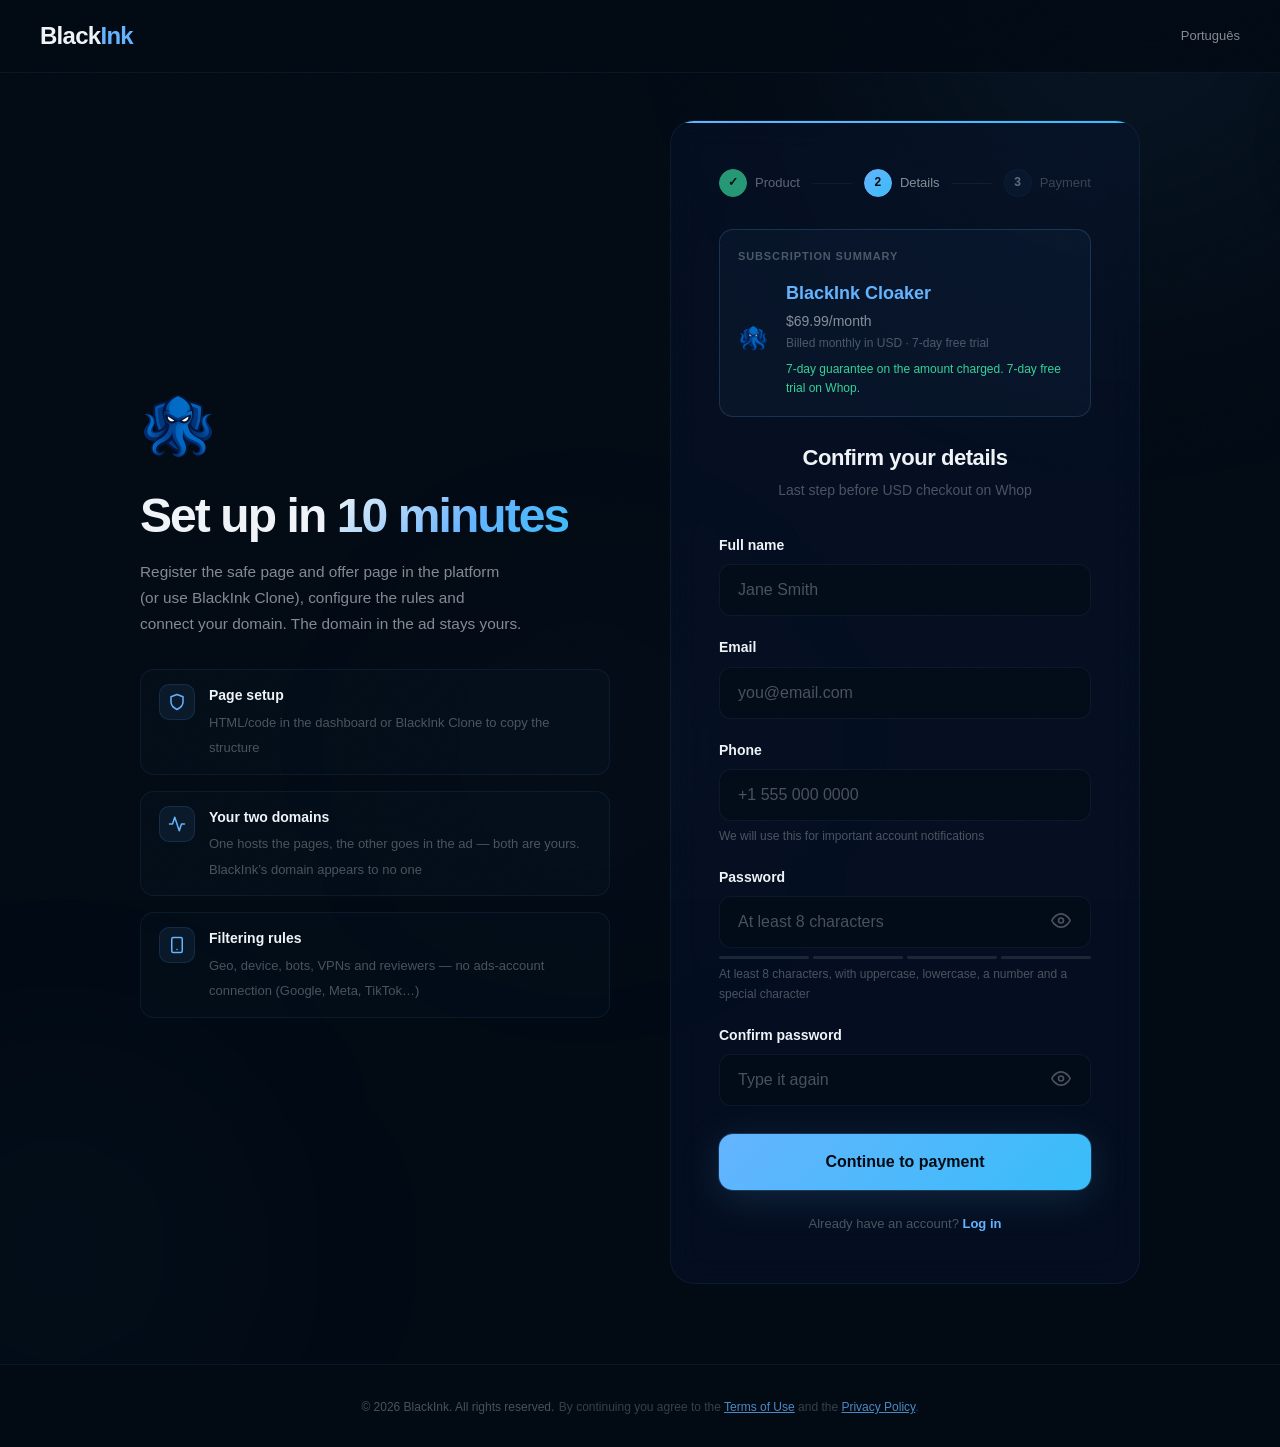
<file: en/cadastro/index.html>
<!DOCTYPE html>
<html lang="en">
<head>
    <meta charset="UTF-8">
    <meta name="viewport" content="width=device-width, initial-scale=1.0">
    <script>document.documentElement.setAttribute('data-locale-pending','1');setTimeout(function(){document.documentElement.removeAttribute('data-locale-pending');},800);</script>
    <style>html[data-locale-pending]{visibility:hidden}</style>
    <script src="/js/locale-redirect.js"></script>
    <script>if(!window.__blackinkLocaleRedirecting)document.documentElement.removeAttribute('data-locale-pending');</script>
    <title>Create account — BlackInk</title>
    <link rel="canonical" href="https://blackink.cloud/en/cadastro/">
    <meta name="description" content="Create your BlackInk account — server-side cloaker for Google Ads, Meta, TikTok and other paid-traffic platforms. $69.99/month on Whop.">
    <link rel="icon" type="image/x-icon" href="/favicon.ico">
    <link rel="preconnect" href="https://api.fontshare.com">
    <link rel="preconnect" href="https://cdn.fontshare.com" crossorigin>
    <link href="https://api.fontshare.com/v2/css?f[]=general-sans@300,400,500,600,700&display=swap" rel="stylesheet">
    <style>
        /* ══════════════════════════════════════════════════════════
           BLACKINK — Register Page
           ══════════════════════════════════════════════════════════ */
        :root {
            --ff-display: 'General Sans', -apple-system, BlinkMacSystemFont, sans-serif;
            --ff-body: 'General Sans', -apple-system, BlinkMacSystemFont, sans-serif;
            --bg: #020a14;
            --bg2: #06111f;
            --surface: rgba(8,22,48,0.45);
            --border: rgba(100,180,255,0.08);
            --border-h: rgba(100,180,255,0.18);
            --white: #f0f4f8;
            --dim: rgba(240,244,248,0.55);
            --muted: rgba(240,244,248,0.3);
            --accent: #64b4ff;
            --accent2: #38bdf8;
            --green: #34d399;
            --gold: #fbbf24;   /* usado por .password-strength-bar.medium — sem isto a barra fica transparente */
            --error: #f87171;
            --ease: cubic-bezier(0.16,1,0.3,1);
        }
        *,*::before,*::after{box-sizing:border-box;margin:0;padding:0}
        html{scroll-behavior:smooth;-webkit-text-size-adjust:100%}
        body{font-family:var(--ff-body);color:var(--white);background:var(--bg);-webkit-font-smoothing:antialiased;overflow-x:hidden;line-height:1.6;min-height:100vh;display:flex;flex-direction:column}
        a{color:inherit;text-decoration:none}
        img{max-width:100%;display:block}
        ul{list-style:none}

        /* Grain */
        body::after{content:'';position:fixed;inset:0;z-index:9999;pointer-events:none;opacity:0.022;background-image:url("data:image/svg+xml,%3Csvg viewBox='0 0 256 256' xmlns='http://www.w3.org/2000/svg'%3E%3Cfilter id='n'%3E%3CfeTurbulence type='fractalNoise' baseFrequency='0.9' numOctaves='4' stitchTiles='stitch'/%3E%3C/filter%3E%3Crect width='100%25' height='100%25' filter='url(%23n)'/%3E%3C/svg%3E");background-size:256px}

        /* ── Layout ── */
        .container{max-width:1200px;margin:0 auto;padding:0 24px}
        @media(min-width:768px){.container{padding:0 48px}}

        /* ── Typography ── */
        .t-xl{font-family:var(--ff-display);font-weight:700;font-size:clamp(32px,5vw,48px);line-height:1.1;letter-spacing:-0.04em}
        .t-lg{font-family:var(--ff-display);font-weight:700;font-size:clamp(22px,3.5vw,32px);line-height:1.15;letter-spacing:-0.03em}
        .t-md{font-family:var(--ff-display);font-weight:600;font-size:clamp(17px,2vw,22px);line-height:1.2;letter-spacing:-0.02em}
        .t-body{font-size:clamp(15px,1.2vw,17px);line-height:1.7;color:var(--dim)}
        .t-label{font-size:12px;font-weight:600;letter-spacing:0.15em;text-transform:uppercase;color:var(--accent)}
        .grad{background:linear-gradient(135deg,#f0f4f8 0%,var(--accent) 60%,var(--accent2) 100%);-webkit-background-clip:text;-webkit-text-fill-color:transparent;background-clip:text}

        /* ── Buttons ── */
        .btn{display:inline-flex;align-items:center;justify-content:center;gap:10px;border:none;border-radius:14px;font-family:var(--ff-body);font-weight:600;cursor:pointer;position:relative;overflow:hidden;transition:all .4s var(--ease)}
        .btn-p{background:linear-gradient(135deg,var(--accent),var(--accent2));color:#020a14;font-size:16px;height:56px;padding:0 32px;box-shadow:0 0 0 1px rgba(100,180,255,0.2),0 8px 40px rgba(100,180,255,0.15);width:100%}
        .btn-p::before{content:'';position:absolute;top:0;left:-100%;width:100%;height:100%;background:linear-gradient(90deg,transparent,rgba(255,255,255,0.15),transparent);transition:left .6s var(--ease)}
        .btn-p:hover:not(:disabled)::before{left:100%}
        .btn-p:hover:not(:disabled){transform:translateY(-3px);box-shadow:0 0 0 1px rgba(100,180,255,0.3),0 20px 60px rgba(100,180,255,0.25)}
        .btn-p:active{transform:translateY(0)}
        .btn-p:disabled{opacity:0.5;cursor:not-allowed}
        .btn-o{background:transparent;color:var(--white);font-size:16px;height:56px;padding:0 32px;border:1px solid var(--border-h);width:100%}
        .btn-o:hover{border-color:rgba(100,180,255,0.35);background:rgba(100,180,255,0.04);transform:translateY(-3px)}

        /* ── Header ── */
        .hdr{position:fixed;top:0;left:0;right:0;z-index:100;padding:0 24px;background:rgba(2,10,20,0.88);backdrop-filter:blur(24px);-webkit-backdrop-filter:blur(24px);border-bottom:1px solid var(--border)}
        .hdr-in{max-width:1200px;margin:0 auto;display:flex;align-items:center;justify-content:space-between;height:72px}
        .hdr-logo{font-family:var(--ff-display);font-size:24px;font-weight:700;letter-spacing:-0.03em}
        .hdr-logo span{color:var(--accent)}

        /* ── Main Section ── */
        .main-section{flex:1;padding:120px 24px 80px;position:relative;overflow:hidden;display:flex;align-items:center}

        /* Gradient mesh background */
        .mesh{position:absolute;inset:0;overflow:hidden;pointer-events:none}
        .mesh div{position:absolute;border-radius:50%;filter:blur(130px);animation:mesh-float 20s ease-in-out infinite}
        .mesh .m1{width:700px;height:700px;background:radial-gradient(circle,rgba(100,180,255,0.1),transparent 70%);top:-25%;right:-15%;animation-delay:0s}
        .mesh .m2{width:500px;height:500px;background:radial-gradient(circle,rgba(56,189,248,0.06),transparent 70%);bottom:-10%;left:-15%;animation-delay:-7s}
        .mesh .m3{width:400px;height:400px;background:radial-gradient(circle,rgba(129,140,248,0.05),transparent 70%);top:40%;left:30%;animation-delay:-14s}
        @keyframes mesh-float{0%,100%{transform:translate(0,0) scale(1)}33%{transform:translate(30px,-20px) scale(1.05)}66%{transform:translate(-20px,30px) scale(0.95)}}

        /* Floating particles */
        .particle{position:absolute;width:2px;height:2px;border-radius:50%;background:rgba(140,210,255,0.5);bottom:-10px;animation:p-up 45s linear infinite,p-glow 8s ease-in-out infinite;pointer-events:none}
        @keyframes p-up{from{transform:translateY(0);opacity:0}5%{opacity:1}95%{opacity:1}to{transform:translateY(-100vh);opacity:0}}
        @keyframes p-glow{0%,100%{box-shadow:0 0 4px rgba(140,210,255,0.3)}50%{box-shadow:0 0 12px rgba(140,210,255,0.8)}}

        .content{position:relative;z-index:1;width:100%}

        /* ── Register Layout ── */
        .register-layout{display:grid;grid-template-columns:1fr;gap:60px;max-width:1000px;margin:0 auto;align-items:center}
        @media(min-width:900px){
            .register-layout{grid-template-columns:1fr 1fr}
        }

        /* ── Left Side - Info ── */
        .register-info{text-align:center}
        @media(min-width:900px){
            .register-info{text-align:left}
        }

        .register-info-logo{width:80px;height:80px;margin:0 auto 24px}
        @media(min-width:900px){
            .register-info-logo{margin:0 0 24px}
        }

        .register-info-logo img{width:100%;height:100%}

        .register-info-title{margin-bottom:16px}
        .register-info-subtitle{margin-bottom:32px;max-width:400px;margin-left:auto;margin-right:auto;text-wrap:balance}
        @media(min-width:900px){
            .register-info-subtitle{margin-left:0;margin-right:0}
        }

        .register-features{display:flex;flex-direction:column;gap:16px}
        .register-feature{display:flex;align-items:flex-start;gap:14px;padding:14px 18px;background:rgba(100,180,255,0.02);border:1px solid var(--border);border-radius:14px;transition:all .3s var(--ease)}
        .register-feature:hover{border-color:var(--border-h);background:rgba(100,180,255,0.04)}
        .register-feature-icon{flex-shrink:0;width:36px;height:36px;border-radius:10px;background:rgba(100,180,255,0.08);border:1px solid rgba(100,180,255,0.12);display:flex;align-items:center;justify-content:center;color:var(--accent)}
        .register-feature-icon svg{width:18px;height:18px;stroke:currentColor;fill:none;stroke-width:2;stroke-linecap:round;stroke-linejoin:round}
        .register-feature-text{flex:1}
        .register-feature-text strong{display:block;color:var(--white);font-weight:600;font-size:14px;margin-bottom:2px}
        .register-feature-text span{font-size:13px;color:var(--muted)}

        /* ── Right Side - Form ── */
        .register-card{background:var(--surface);backdrop-filter:blur(16px);-webkit-backdrop-filter:blur(16px);border:1px solid var(--border);border-radius:24px;padding:clamp(32px,5vw,48px);position:relative;overflow:hidden;animation:card-in .8s var(--ease) both}
        .register-card::before{content:'';position:absolute;top:0;left:0;right:0;height:2px;background:linear-gradient(90deg,var(--accent),var(--accent2))}
        .register-card::after{content:'';position:absolute;top:0;left:0;right:0;height:1px;background:linear-gradient(90deg,transparent,rgba(255,255,255,0.06),transparent)}
        @keyframes card-in{from{opacity:0;transform:translateY(40px) scale(0.95)}to{opacity:1;transform:translateY(0) scale(1)}}

        .register-card-header{text-align:center;margin-bottom:32px}
        .register-card-title{margin-bottom:8px}
        .register-card-subtitle{font-size:14px;color:var(--muted)}

        /* ── Order summary (single product) ── */
        .selected-plan{background:rgba(100,180,255,0.04);border:1px solid var(--border-h);border-radius:14px;padding:18px;margin-bottom:28px}
        .selected-plan-label{font-size:11px;font-weight:600;letter-spacing:.08em;text-transform:uppercase;color:var(--muted);margin-bottom:13px}
        .selected-plan-row{display:flex;align-items:center;gap:16px}
        .selected-plan-icon{flex-shrink:0;width:32px;height:32px}
        .selected-plan-icon img{width:100%;height:100%;object-fit:contain}
        .selected-plan-info{flex:1}
        .selected-plan-name{font-family:var(--ff-display);font-weight:700;font-size:18px;color:var(--accent);margin-bottom:4px}
        .selected-plan-price{font-size:14px;color:var(--dim);line-height:1.5}
        .selected-plan-billing{font-size:12px;color:var(--muted);margin-top:2px}

        /* ── Form ── */
        .form-group{margin-bottom:20px}
        .form-label{display:block;margin-bottom:8px;font-weight:600;font-size:14px;color:var(--white)}
        .form-input{width:100%;padding:16px 18px;background:rgba(2,10,20,0.6);border:1px solid var(--border);border-radius:12px;color:var(--white);font-size:16px;font-family:var(--ff-body);transition:all .3s var(--ease)}
        .form-input:focus{outline:none;border-color:var(--accent);box-shadow:0 0 0 3px rgba(100,180,255,0.15)}
        .form-input::placeholder{color:var(--muted)}
        .form-input.error{border-color:var(--error)}
        .form-input:disabled{opacity:0.7;cursor:not-allowed;background:rgba(2,10,20,0.4)}

        .form-hint{font-size:12px;color:var(--muted);margin-top:6px}
        .form-error{color:var(--error);font-size:12px;margin-top:6px;display:none}
        .form-error.show{display:block}

        .password-toggle{position:relative}
        .password-toggle .form-input{padding-right:50px}
        .password-toggle-btn{position:absolute;right:16px;top:50%;transform:translateY(-50%);background:none;border:none;color:var(--muted);cursor:pointer;padding:4px;transition:color .3s}
        .password-toggle-btn:hover{color:var(--white)}
        .password-toggle-btn svg{width:20px;height:20px;stroke:currentColor;fill:none;stroke-width:2;stroke-linecap:round;stroke-linejoin:round}

        .password-strength{display:flex;gap:4px;margin-top:8px}
        .password-strength-bar{flex:1;height:3px;background:rgba(255,255,255,0.1);border-radius:2px;transition:background .3s}
        .password-strength-bar.weak{background:#ef4444}
        .password-strength-bar.medium{background:var(--gold)}
        .password-strength-bar.strong{background:var(--green)}

        .btn-group{display:flex;flex-direction:column;gap:12px;margin-top:28px}

        /* Loading Spinner */
        .loading{display:inline-block;width:20px;height:20px;border:2px solid rgba(2,10,20,0.3);border-radius:50%;border-top-color:#020a14;animation:spin 1s ease-in-out infinite}
        @keyframes spin{to{transform:rotate(360deg)}}

        .form-footer{margin-top:24px;text-align:center}
        .form-footer p{font-size:13px;color:var(--muted)}
        .form-footer a{color:var(--accent);font-weight:600;transition:color .3s}
        .form-footer a:hover{color:var(--accent2)}

        /* ── Steps Indicator ── */
        .steps{display:flex;align-items:center;justify-content:center;gap:12px;margin-bottom:32px}
        .step{display:flex;align-items:center;gap:8px;opacity:0.4;transition:opacity .3s}
        .step.active{opacity:1}
        .step.completed{opacity:0.7}
        .step-num{width:28px;height:28px;border-radius:50%;background:rgba(100,180,255,0.1);border:1px solid var(--border);display:flex;align-items:center;justify-content:center;font-size:12px;font-weight:700;color:var(--white);transition:all .3s}
        .step.active .step-num{background:linear-gradient(135deg,var(--accent),var(--accent2));border-color:var(--accent);color:#020a14}
        .step.completed .step-num{background:var(--green);border-color:var(--green);color:#020a14}
        .step-label{font-size:13px;color:var(--dim);font-weight:500}
        .step-line{width:40px;height:1px;background:var(--border)}

        /* ── Footer ── */
        .footer{padding:28px 0;border-top:1px solid var(--border)}
        .f-bottom{text-align:center}
        .f-bottom span{font-size:12px;color:var(--muted)}

        /* ── Cursor ── */
        .cursor{position:fixed;width:8px;height:8px;border-radius:50%;background:var(--accent);pointer-events:none;z-index:9997;opacity:0;mix-blend-mode:screen;transition:opacity .3s,width .4s var(--ease),height .4s var(--ease);transform:translate(-50%,-50%)}
        .cursor.on{opacity:.5}
        .cursor.big{width:48px;height:48px;opacity:.12}
        @media(pointer:coarse){.cursor{display:none}}

        /* ── Responsive ── */
        @media(max-width:767px){
            /* itens de grid com conteúdo largo não encolhem sem min-width:0 —
               era isso que cortava o checkout horizontalmente no telefone */
            .register-info,.register-card{min-width:0}
            .step-line{width:auto;flex:1 1 0;min-width:8px}
            .step-label{font-size:12px}
            /* o stepper era cortado pelo overflow:hidden do card em todo telefone.
               Bolinha fixa, rótulo encolhe, linha absorve o resto. */
            /* o rótulo empilha embaixo da bolinha em vez de encolher — encolher
               truncava para "Prod… / Da… / Pagame…" abaixo de 410px */
            .steps{gap:6px}
            .step{flex-direction:column;gap:4px;min-width:0}
            .step-num{width:24px;height:24px;flex:0 0 24px;font-size:12px}
            .step-label{font-size:11px;white-space:nowrap}
            .step-line{align-self:flex-start;margin-top:11px}

            .main-section{padding:100px 20px 60px}
            .register-features{display:none}
        }

        /* ── Toast Notification ── */
        .toast{position:fixed;top:100px;right:24px;z-index:9998;max-width:360px;padding:16px 20px;background:var(--surface);backdrop-filter:blur(16px);border:1px solid var(--border);border-radius:14px;box-shadow:0 8px 40px rgba(0,0,0,0.3);transform:translateX(120%);transition:transform .5s var(--ease);display:flex;align-items:flex-start;gap:12px}
        .toast.show{transform:translateX(0)}
        .toast.toast-error{border-color:rgba(248,113,113,0.3)}
        .toast.toast-success{border-color:rgba(52,211,153,0.3)}
        .toast-icon{flex-shrink:0;width:24px;height:24px;border-radius:50%;display:flex;align-items:center;justify-content:center;font-size:14px}
        .toast-error .toast-icon{background:rgba(248,113,113,0.15);color:var(--error)}
        .toast-success .toast-icon{background:rgba(52,211,153,0.15);color:var(--green)}
        .toast-content{flex:1}
        .toast-title{font-weight:600;font-size:14px;color:var(--white);margin-bottom:2px}
        .toast-message{font-size:13px;color:var(--dim)}
        .toast-close{flex-shrink:0;background:none;border:none;color:var(--muted);cursor:pointer;padding:4px}
        .toast-close:hover{color:var(--white)}
    </style>
<script>!function(w,d,s,u,n,a,b){if(w[n])return;a=w[n]={q:[],t: new Date,s:[],o:u,track:function(){a.q.push([ new Date].concat([].slice.call(arguments)))},setScope:function(){a.s=[].slice.call(arguments).filter(function(x){return typeof x==="string"});a.q.push([ new Date,"setScope"].concat(a.s))},scope:function(){var c=[].slice.call(arguments);return{track:function(){a.q.push([ new Date].concat([].slice.call(arguments)).concat([{__scope:c}]))}}}};b=d.createElement(s);b.async=1;b.src=u+"/s.js";d.getElementsByTagName(s)[0].parentNode.insertBefore(b,d.getElementsByTagName(s)[0])}(window,document,"script","https://t.whop.tw","whop");whop.setScope("biz_DJ6XbjaZmfVjZ8");whop.track("page");</script>
<script async src="https://aromatic-caribou-889.convex.site/api/a/am_F9WQQ4mvZaaAy7--"></script>
<!-- Google tag (gtag.js) -->
<script async src="https://www.googletagmanager.com/gtag/js?id=G-B05EJEJ91F"></script>
<script>
  if (!window.__blackinkLocaleRedirecting) {
    window.dataLayer = window.dataLayer || [];
    function gtag(){dataLayer.push(arguments);}
    gtag('js', new Date());
    gtag('config', 'G-B05EJEJ91F');
  }
</script>
<script>if(!window.__blackinkLocaleRedirecting)(function(c,l,a,r,i,t,y){c[a]=c[a]||function(){(c[a].q=c[a].q||[]).push(arguments)};t=l.createElement(r);t.async=1;t.src="https://www.clarity.ms/tag/"+i;y=l.getElementsByTagName(r)[0];y.parentNode.insertBefore(t,y)})(window,document,"clarity","script","y8vfmyfyw1");</script>
</head>
<body>

<!-- Cursor -->
<div class="cursor" id="cur"></div>

<!-- Toast -->
<div class="toast" id="toast">
    <div class="toast-icon">!</div>
    <div class="toast-content">
        <div class="toast-title" id="toastTitle">Error</div>
        <div class="toast-message" id="toastMessage">Error message</div>
    </div>
    <button class="toast-close" onclick="hideToast()">✕</button>
</div>

<!-- ═══════ HEADER ═══════ -->
<header class="hdr">
    <div class="hdr-in">
        <a href="/en/" class="hdr-logo">Black<span>Ink</span></a>
        <a href="/cadastro/?lang=pt" class="hdr-logo" style="font-size:13px;font-weight:500;color:var(--dim);letter-spacing:0">Português</a>
    </div>
</header>

<!-- ═══════ MAIN ═══════ -->
<main class="main-section">
    <!-- Background effects -->
    <div class="mesh">
        <div class="m1"></div>
        <div class="m2"></div>
        <div class="m3"></div>
    </div>
    <div class="particle" style="left:10%;animation-delay:0s,-2s"></div>
    <div class="particle" style="left:25%;animation-delay:-10s,-4s"></div>
    <div class="particle" style="left:40%;animation-delay:-20s,-6s"></div>
    <div class="particle" style="left:55%;animation-delay:-30s,-3s"></div>
    <div class="particle" style="left:70%;animation-delay:-15s,-7s"></div>
    <div class="particle" style="left:85%;animation-delay:-25s,-5s"></div>

    <div class="content">
        <div class="container">
            <div class="register-layout">
                <!-- Left Side - Info -->
                <div class="register-info">
                    <div class="register-info-logo">
                        <img src="/images/logo-icon-160.png" width="160" height="160" alt="BlackInk">
                    </div>
                    <h1 class="t-xl register-info-title" id="infoTitle">
                        Set up in <span class="grad">10 minutes</span>
                    </h1>
                    <p class="t-body register-info-subtitle" id="infoSubtitle">
                        Register the safe page and offer page in the platform (or use BlackInk Clone), configure the rules and connect your domain. The domain in the ad stays yours.
                    </p>

                    <div class="register-features" id="infoFeatures">
                        <div class="register-feature">
                            <div class="register-feature-icon">
                                <svg viewBox="0 0 24 24"><path d="M12 22s8-4 8-10V5l-8-3-8 3v7c0 6 8 10 8 10z"/></svg>
                            </div>
                            <div class="register-feature-text">
                                <strong>Page setup</strong>
                                <span>HTML/code in the dashboard or BlackInk Clone to copy the structure</span>
                            </div>
                        </div>
                        <div class="register-feature">
                            <div class="register-feature-icon">
                                <svg viewBox="0 0 24 24"><polyline points="22 12 18 12 15 21 9 3 6 12 2 12"/></svg>
                            </div>
                            <div class="register-feature-text">
                                <strong>Your two domains</strong>
                                <span>One hosts the pages, the other goes in the ad — both are yours. BlackInk’s domain appears to no one</span>
                            </div>
                        </div>
                        <div class="register-feature">
                            <div class="register-feature-icon">
                                <svg viewBox="0 0 24 24"><rect x="5" y="2" width="14" height="20" rx="2"/><line x1="12" y1="18" x2="12" y2="18"/></svg>
                            </div>
                            <div class="register-feature-text">
                                <strong>Filtering rules</strong>
                                <span>Geo, device, bots, VPNs and reviewers — no ads-account connection (Google, Meta, TikTok…)</span>
                            </div>
                        </div>
                    </div>
                </div>

                <!-- Right Side - Form -->
                <div class="register-card">
                    <!-- Steps -->
                    <div class="steps">
                        <div class="step completed">
                            <div class="step-num">✓</div>
                            <span class="step-label">Product</span>
                        </div>
                        <div class="step-line"></div>
                        <div class="step active">
                            <div class="step-num">2</div>
                            <span class="step-label">Details</span>
                        </div>
                        <div class="step-line"></div>
                        <div class="step">
                            <div class="step-num">3</div>
                            <span class="step-label">Payment</span>
                        </div>
                    </div>

                    <!-- Order summary -->
                    <div class="selected-plan" id="selectedPlan">
                        <div class="selected-plan-label">Subscription summary</div>
                        <div class="selected-plan-row">
                            <div class="selected-plan-icon"><img src="/images/logo-icon-160.png" width="160" height="160" alt=""></div>
                            <div class="selected-plan-info">
                                <div class="selected-plan-name" id="planName">BlackInk Cloaker</div>
                                <div class="selected-plan-price" id="planPrice">$69.99/month</div>
                                <div class="selected-plan-billing" id="planBilling">Billed monthly in USD</div>
                                <div class="selected-plan-billing" id="planGuarantee" style="color:var(--green);margin-top:6px">7-day guarantee on the amount charged. 7-day free trial on Whop.</div>
                            </div>
                        </div>
                    </div>

                    <div class="register-card-header">
                        <h2 class="t-md register-card-title">Confirm your details</h2>
                        <p class="register-card-subtitle">Last step before USD checkout on Whop</p>
                    </div>

                    <form id="registerForm">
                        <div class="form-group">
                            <label for="name" class="form-label">Full name</label>
                            <input
                                type="text"
                                id="name"
                                name="name"
                                class="form-input"
                                placeholder="Jane Smith"
                                required
                                autocomplete="name"
                            >
                            <div class="form-error" id="nameError">Please enter your full name (first and last name)</div>
                        </div>

                        <div class="form-group">
                            <label for="email" class="form-label">Email</label>
                            <input
                                type="email"
                                id="email"
                                name="username"
                                class="form-input"
                                placeholder="you@email.com"
                                required
                                autocomplete="email"
                            >
                            <div class="form-error" id="emailError">Please enter a valid email</div>
                        </div>

                        <div class="form-group">
                            <label for="phone" class="form-label">Phone</label>
                            <input
                                type="tel"
                                id="phone"
                                name="phone"
                                class="form-input"
                                placeholder="+1 555 000 0000"
                                required
                                autocomplete="tel"
                            >
                            <div class="form-hint">We will use this for important account notifications</div>
                            <div class="form-error" id="phoneError">Please enter a valid phone number with country code</div>
                        </div>

                        <div class="form-group">
                            <label for="password" class="form-label">Password</label>
                            <div class="password-toggle">
                                <input
                                    type="password"
                                    id="password"
                                    name="password"
                                    class="form-input"
                                    placeholder="At least 8 characters"
                                    required
                                    autocomplete="new-password"
                                >
                                <button type="button" class="password-toggle-btn" id="togglePassword">
                                    <svg viewBox="0 0 24 24" id="eyeIcon"><path d="M1 12s4-8 11-8 11 8 11 8-4 8-11 8-11-8-11-8z"/><circle cx="12" cy="12" r="3"/></svg>
                                </button>
                            </div>
                            <div class="password-strength" id="passwordStrength">
                                <div class="password-strength-bar" id="str1"></div>
                                <div class="password-strength-bar" id="str2"></div>
                                <div class="password-strength-bar" id="str3"></div>
                                <div class="password-strength-bar" id="str4"></div>
                            </div>
                            <div class="form-hint">At least 8 characters, with uppercase, lowercase, a number and a special character</div>
                            <div class="form-error" id="passwordError">The password does not meet the minimum requirements</div>
                        </div>

                        <div class="form-group">
                            <label for="confirmPassword" class="form-label">Confirm password</label>
                            <div class="password-toggle">
                                <input
                                    type="password"
                                    id="confirmPassword"
                                    name="confirm_password"
                                    class="form-input"
                                    placeholder="Type it again"
                                    required
                                    autocomplete="new-password"
                                >
                                <button type="button" class="password-toggle-btn" id="toggleConfirmPassword">
                                    <svg viewBox="0 0 24 24"><path d="M1 12s4-8 11-8 11 8 11 8-4 8-11 8-11-8-11-8z"/><circle cx="12" cy="12" r="3"/></svg>
                                </button>
                            </div>
                            <div class="form-error" id="confirmPasswordError">The passwords do not match</div>
                        </div>

                        <div class="btn-group">
                            <button type="submit" class="btn btn-p" id="submitBtn">
                                Continue to payment
                            </button>
                        </div>
                    </form>

                    <div class="form-footer">
                        <p>Already have an account? <a href="https://app.blackink.cloud/auth/login">Log in</a></p>
                    </div>
                </div>
            </div>
        </div>
    </div>
</main>

<!-- ═══════ FOOTER ═══════ -->
<footer class="footer">
    <div class="container">
        <div class="f-bottom">
            <span>&copy; 2026 BlackInk. All rights reserved.</span>
            <span style="opacity:.75">By continuing you agree to the <a href="/termos-de-uso/" style="color:var(--accent);text-decoration:underline">Terms of Use</a> and the <a href="/politica-de-privacidade/" style="color:var(--accent);text-decoration:underline">Privacy Policy</a>.</span>
        </div>
    </div>
</footer>

<script>
(function() {
    // API Configuration
    const API_BASE_URL = 'https://api.blackink.cloud';

    // Single product — API plan name: Maré ($69.99/month)
    const DEFAULT_PLAN = 'Maré';
    const PLANS = {
        'Maré': { displayName: 'BlackInk Cloaker', price: '$69.99/month', priceValue: 69.99 }
    };

    // Get URL params
    const urlParams = new URLSearchParams(window.location.search);
    let plan = urlParams.get('plan') || DEFAULT_PLAN;
    const period = urlParams.get('period') || 'monthly';

    if (!PLANS[plan]) {
        plan = DEFAULT_PLAN;
    }

    // Update plan info display
    const planData = PLANS[plan];
    document.getElementById('planName').textContent = planData.displayName || plan;

    // EN / Whop funnel is monthly USD only
    const priceDisplay = planData.price;
    const billingDisplay = 'Billed monthly in USD · 7-day free trial';
    document.getElementById('planPrice').textContent = priceDisplay;
    document.getElementById('planBilling').textContent = billingDisplay;



    // Form elements
    const form = document.getElementById('registerForm');
    const nameInput = document.getElementById('name');
    const emailInput = document.getElementById('email');
    const phoneInput = document.getElementById('phone');
    const passwordInput = document.getElementById('password');
    const confirmPasswordInput = document.getElementById('confirmPassword');
    const submitBtn = document.getElementById('submitBtn');

    // Password visibility toggles
    document.getElementById('togglePassword').addEventListener('click', () => {
        const type = passwordInput.type === 'password' ? 'text' : 'password';
        passwordInput.type = type;
    });

    document.getElementById('toggleConfirmPassword').addEventListener('click', () => {
        const type = confirmPasswordInput.type === 'password' ? 'text' : 'password';
        confirmPasswordInput.type = type;
    });

    // International phone — keep + and digits, no Brazilian DDD mask
    phoneInput.addEventListener('input', (e) => {
        let value = e.target.value.replace(/[^\d+]/g, '');
        if (value.length > 16) value = value.slice(0, 16);
        e.target.value = value;
    });

    // Password strength indicator
    passwordInput.addEventListener('input', () => {
        const password = passwordInput.value;
        const strength = calculatePasswordStrength(password);
        updatePasswordStrengthUI(strength);
    });

    function calculatePasswordStrength(password) {
        let strength = 0;
        if (password.length >= 8) strength++;
        if (/[a-z]/.test(password)) strength++;
        if (/[A-Z]/.test(password)) strength++;
        if (/\d/.test(password)) strength++;
        if (/[@$!%*#?&]/.test(password)) strength++;
        return strength;
    }

    function updatePasswordStrengthUI(strength) {
        const bars = ['str1', 'str2', 'str3', 'str4'];
        bars.forEach((id, index) => {
            const bar = document.getElementById(id);
            bar.className = 'password-strength-bar';
            if (strength > index) {
                if (strength <= 2) bar.classList.add('weak');
                else if (strength <= 3) bar.classList.add('medium');
                else bar.classList.add('strong');
            }
        });
    }

    // Validation functions
    function validateName(name) {
        return name.trim().includes(' ') && name.trim().length >= 5;
    }

    function validateEmail(email) {
        // {2,} e nao {2,4}: TLDs como .agency, .marketing, .digital e .online
        // tem 5+ letras e eram rejeitados antes de chegar na API.
        return /^[\w-\.]+@([\w-]+\.)+[\w-]{2,}$/.test(email);
    }

    function validatePhone(phone) {
        const digits = phone.replace(/\D/g, '');
        return digits.length >= 8 && digits.length <= 15;
    }

    function validatePassword(password) {
        return /^(?=.*[a-z])(?=.*[A-Z])(?=.*\d)(?=.*[@$!%*#?&])[A-Za-z\d@$!%*#?&]{8,}$/.test(password);
    }

    // Clear errors on input
    [nameInput, emailInput, phoneInput, passwordInput, confirmPasswordInput].forEach(input => {
        input.addEventListener('input', () => {
            input.classList.remove('error');
            const errorEl = document.getElementById(input.id + 'Error') ||
                           document.getElementById(input.name + 'Error');
            if (errorEl) errorEl.classList.remove('show');
        });
    });

    // Form submission
    form.addEventListener('submit', async (e) => {
        e.preventDefault();

        const name = nameInput.value.trim();
        const email = emailInput.value.trim();
        const phone = phoneInput.value.trim();
        const password = passwordInput.value;
        const confirmPassword = confirmPasswordInput.value;

        // Validate all fields
        let isValid = true;

        if (!validateName(name)) {
            nameInput.classList.add('error');
            document.getElementById('nameError').classList.add('show');
            isValid = false;
        }

        if (!validateEmail(email)) {
            emailInput.classList.add('error');
            document.getElementById('emailError').classList.add('show');
            isValid = false;
        }

        if (!validatePhone(phone)) {
            phoneInput.classList.add('error');
            document.getElementById('phoneError').classList.add('show');
            isValid = false;
        }

        if (!validatePassword(password)) {
            passwordInput.classList.add('error');
            document.getElementById('passwordError').classList.add('show');
            isValid = false;
        }

        if (password !== confirmPassword) {
            confirmPasswordInput.classList.add('error');
            document.getElementById('confirmPasswordError').classList.add('show');
            isValid = false;
        }

        if (!isValid) {
            showToast('error', 'Invalid fields', 'Please fix the highlighted fields.');
            return;
        }

        // Submit to API
        submitBtn.disabled = true;
        submitBtn.innerHTML = '<span class="loading"></span> Processing...';

        const registrationData = {
            name: name,
            username: email,
            phone: phone,
            password: password,
            confirm_password: confirmPassword,
            plan_name: plan,
            period: 'monthly'
        };

        // Incluir dados de referral (parceiro) se presentes
        var refParam = urlParams.get('ref');
        var storedToken = localStorage.getItem('blackink_referral_token');
        var storedCode = localStorage.getItem('blackink_referral_code');
        if (storedToken) registrationData.cookie_token = storedToken;
        if (refParam || storedCode) registrationData.referral_code = refParam || storedCode;

        // Incluir dados de friend referral (indicacao de amigo) se presentes
        var frefParam = urlParams.get('fref');
        var friendToken = localStorage.getItem('blackink_friend_referral_token');
        var friendCode = localStorage.getItem('blackink_friend_referral_code');
        if (friendToken) registrationData.friend_cookie_token = friendToken;
        if (frefParam || friendCode) registrationData.friend_referral_code = frefParam || friendCode;

        try {
            const response = await fetch(`${API_BASE_URL}/api/users/register-whop`, {
                method: 'POST',
                headers: {
                    'Content-Type': 'application/json',
                    'Accept': 'application/json'
                },
                body: JSON.stringify(registrationData),
                // Sem timeout, uma conexao pendurada deixa o botao em "Processando..."
                // para sempre e a pessoa perde os 5 campos ao recarregar.
                signal: AbortSignal.timeout(20000)
            });

            const data = await response.json().catch(() => ({}));

            if (!response.ok) {
                throw new Error(data.message || 'Could not create the account');
            }

            // Limpar dados de referral apos registro bem-sucedido
            localStorage.removeItem('blackink_referral_token');
            localStorage.removeItem('blackink_referral_code');
            localStorage.removeItem('blackink_friend_referral_token');
            localStorage.removeItem('blackink_friend_referral_code');

            if (typeof whop !== 'undefined' && typeof whop.track === 'function') {
                whop.track('complete_registration', { value: 69.99, currency: 'USD' });
            }

            // Step 3: API returns the Whop USD checkout URL with blackink_user_id.
            // 250ms lets the pixel queue complete_registration before leaving the domain.
            if (!data.checkout_url) {
                throw new Error(data.message || 'Could not create the account');
            }

            setTimeout(() => { window.location.href = data.checkout_url; }, 250);

        } catch (error) {
            console.error('Registration error:', error);
            showToast('error', 'Signup failed', error.message || 'Try again later.');
            submitBtn.disabled = false;
            submitBtn.innerHTML = 'Continue to payment';
        }
    });

    // Toast notifications
    function showToast(type, title, message) {
        const toast = document.getElementById('toast');
        const toastTitle = document.getElementById('toastTitle');
        const toastMessage = document.getElementById('toastMessage');

        toast.className = 'toast toast-' + type;
        toastTitle.textContent = title;
        toastMessage.textContent = message;

        toast.classList.add('show');

        setTimeout(() => {
            hideToast();
        }, 5000);
    }

    window.hideToast = function() {
        document.getElementById('toast').classList.remove('show');
    };

    // ── Cursor follower (desktop) ──
    const cur = document.getElementById('cur');
    if (matchMedia('(pointer:fine)').matches && cur) {
        let cx=0,cy=0,tx=0,ty=0;
        document.addEventListener('mousemove', e => { tx=e.clientX; ty=e.clientY; if(!cur.classList.contains('on'))cur.classList.add('on'); });
        (function loop(){ cx+=(tx-cx)*.12; cy+=(ty-cy)*.12; cur.style.left=cx+'px'; cur.style.top=cy+'px'; requestAnimationFrame(loop); })();
        document.querySelectorAll('a,button,input').forEach(el => {
            el.addEventListener('mouseenter', () => cur.classList.add('big'));
            el.addEventListener('mouseleave', () => cur.classList.remove('big'));
        });
        document.addEventListener('mouseleave', () => cur.classList.remove('on'));
        document.addEventListener('mouseenter', () => cur.classList.add('on'));
    }
})();
</script>
<script src="/js/referral-tracking.js"></script>
</body>
</html>
</file>
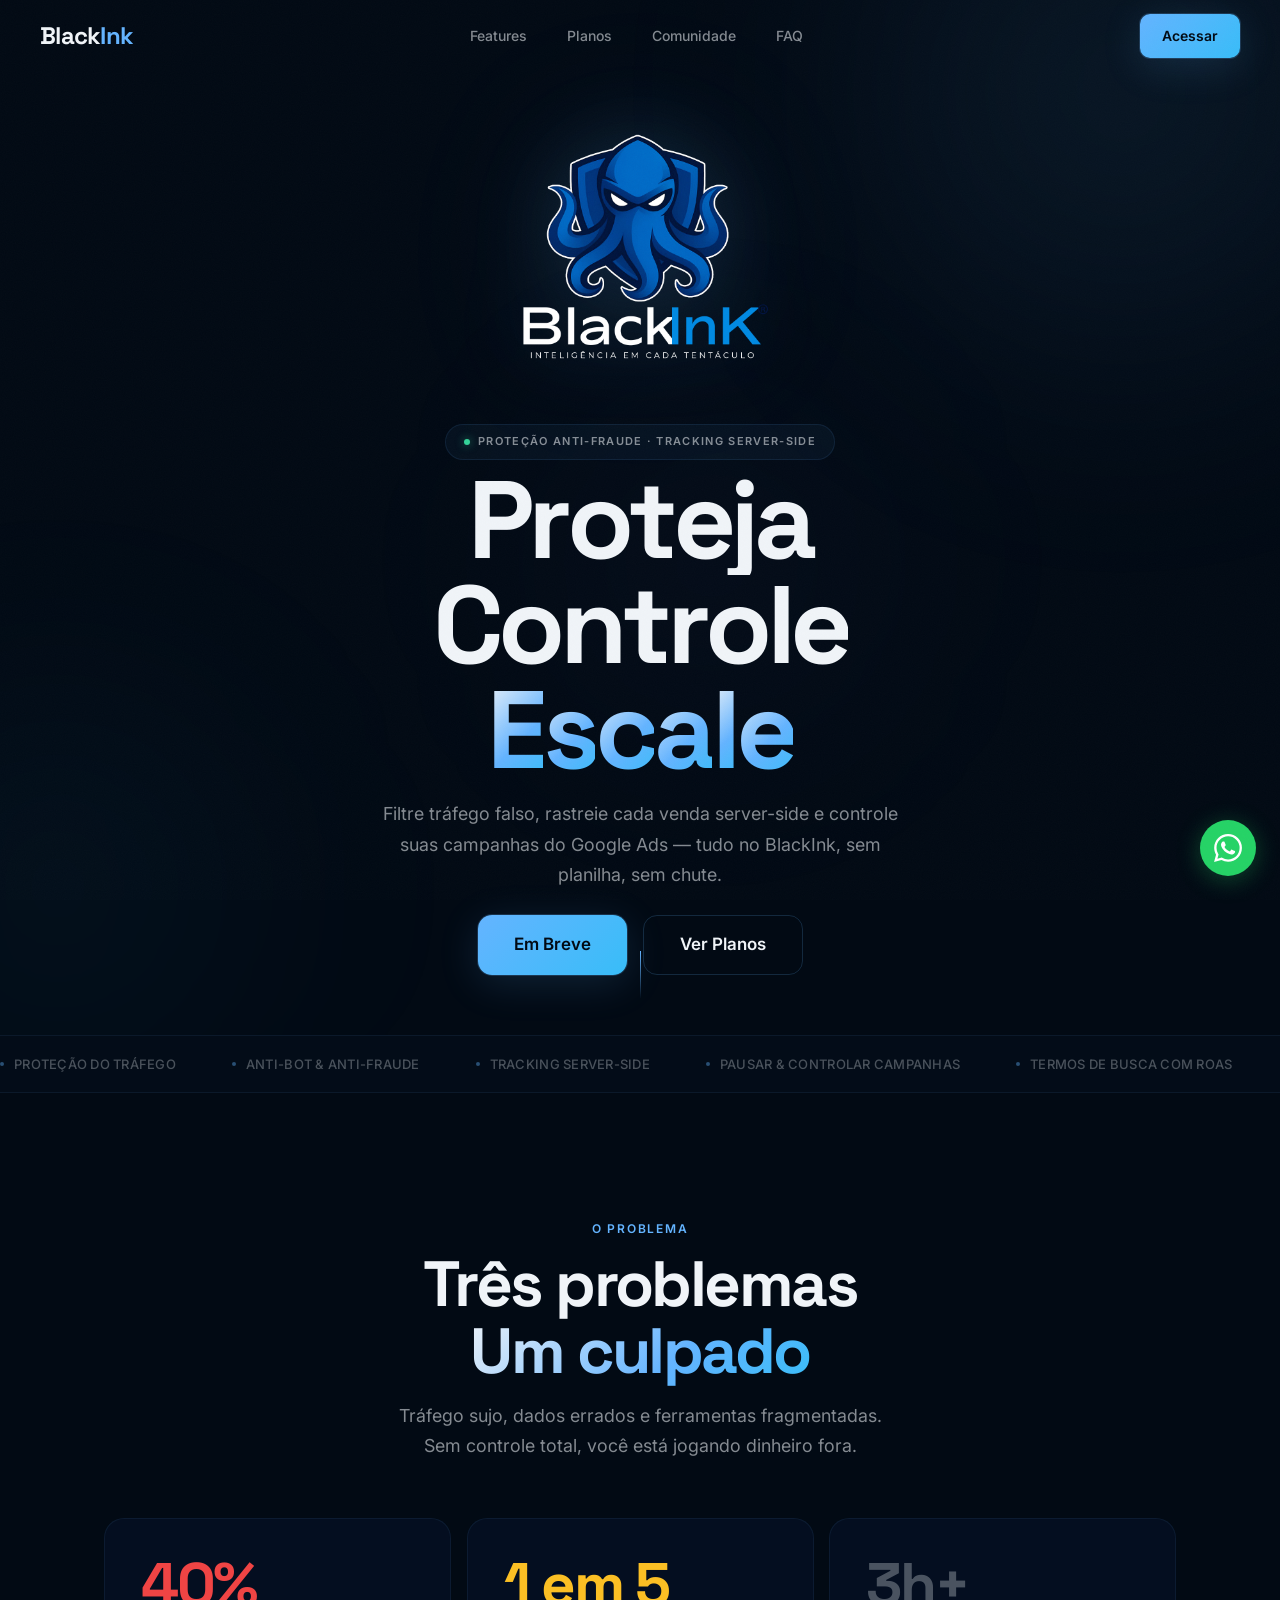
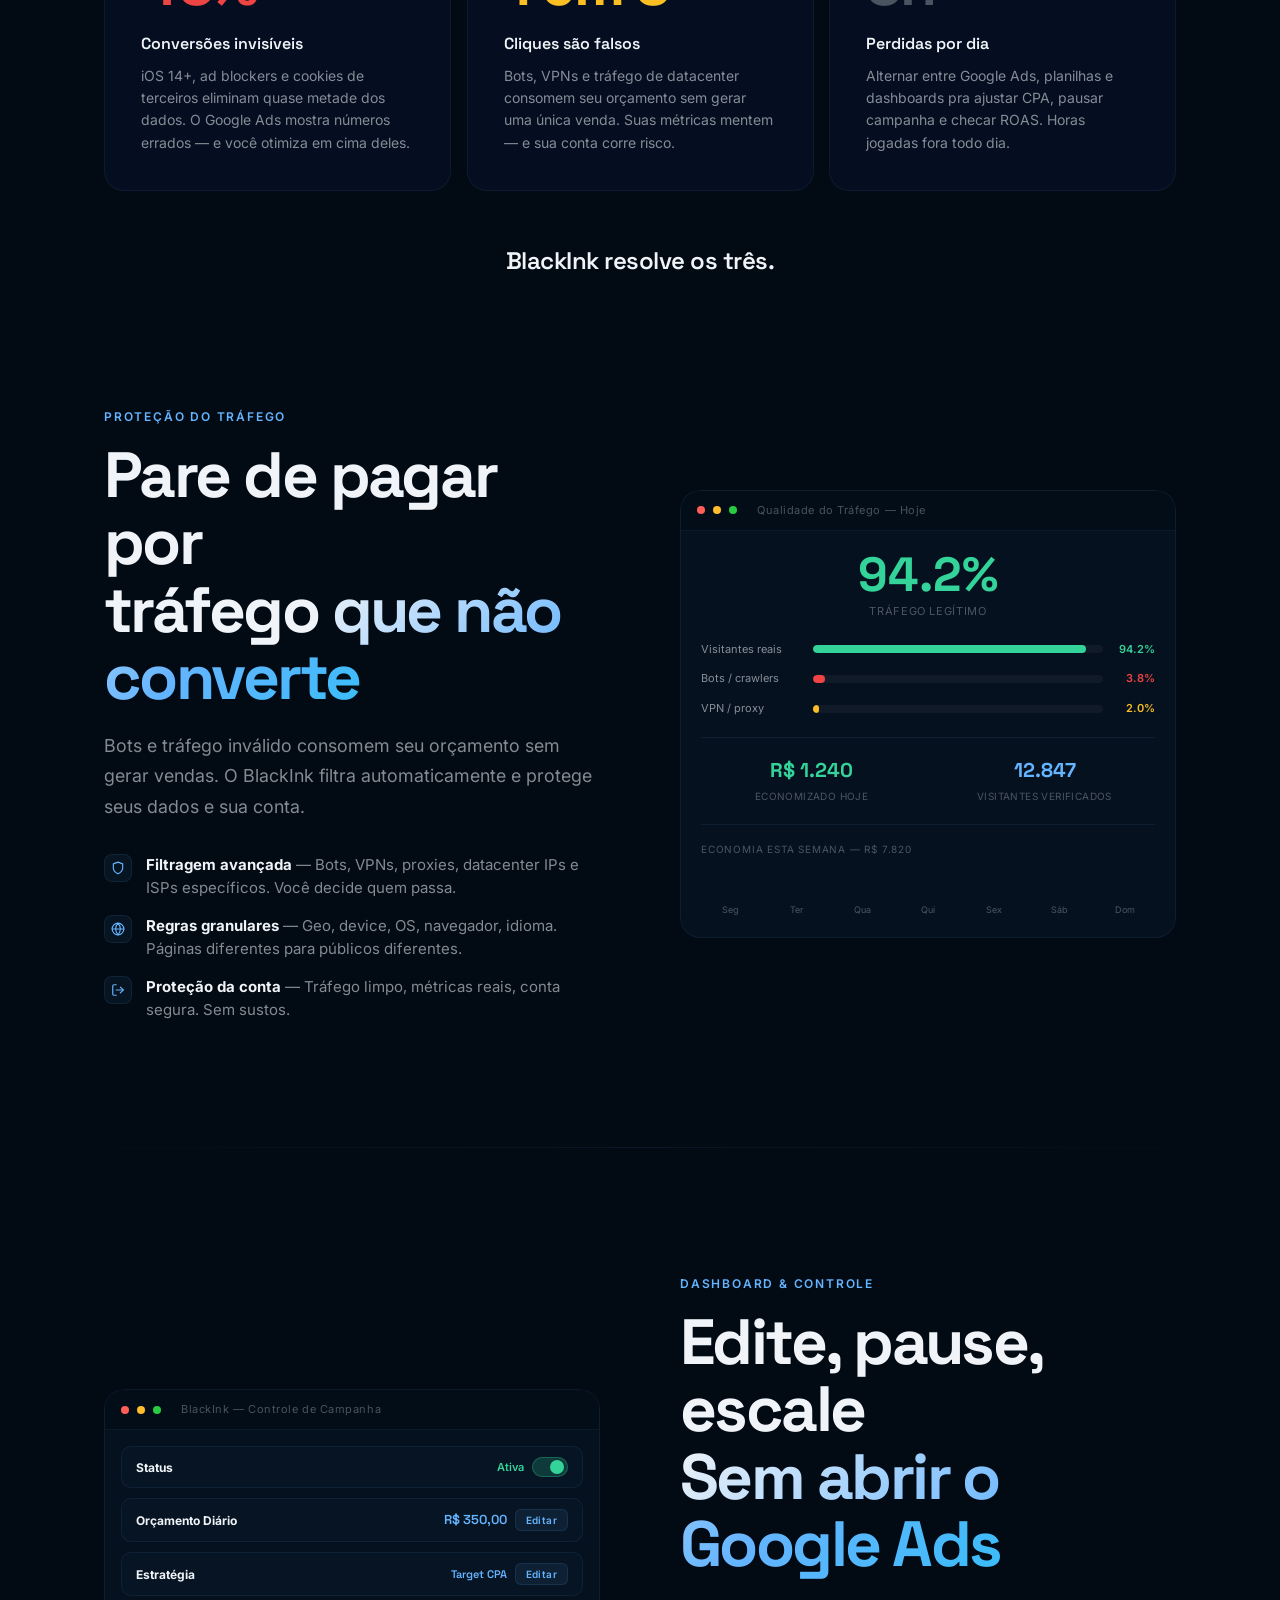
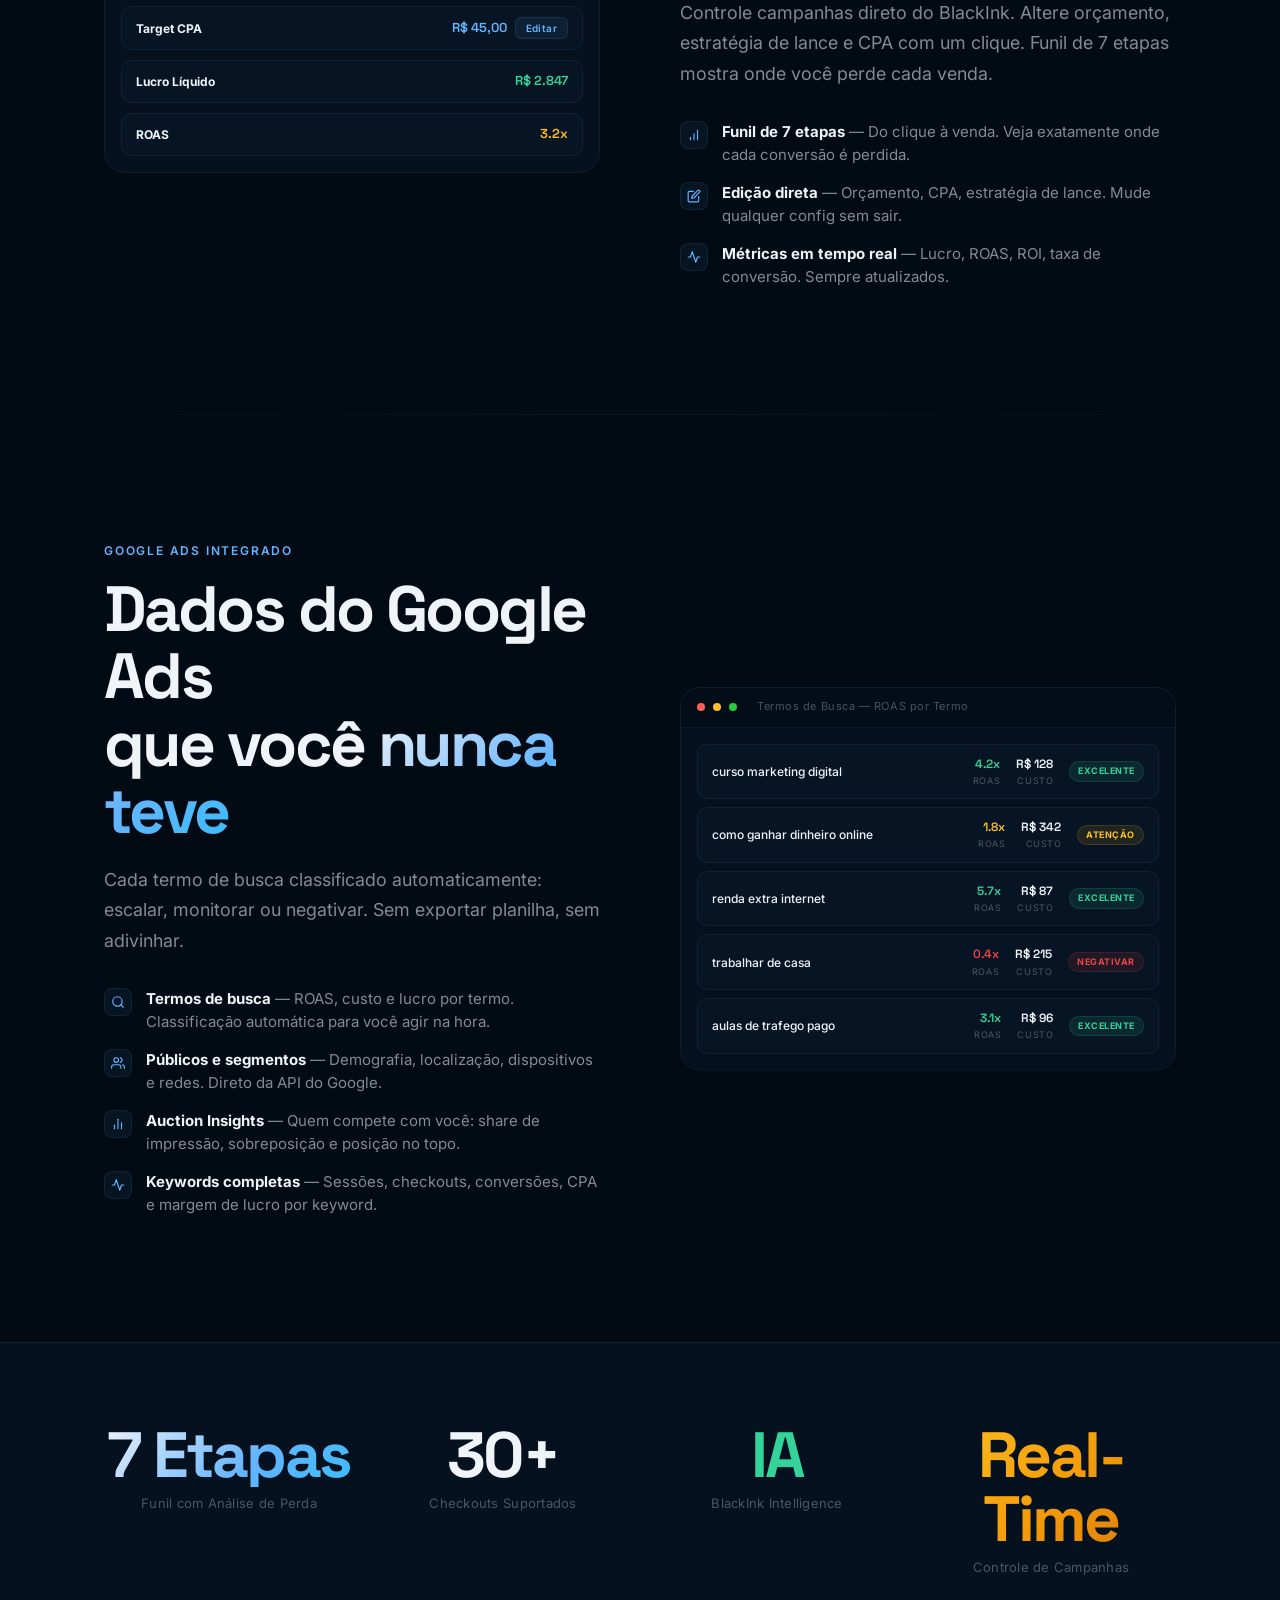
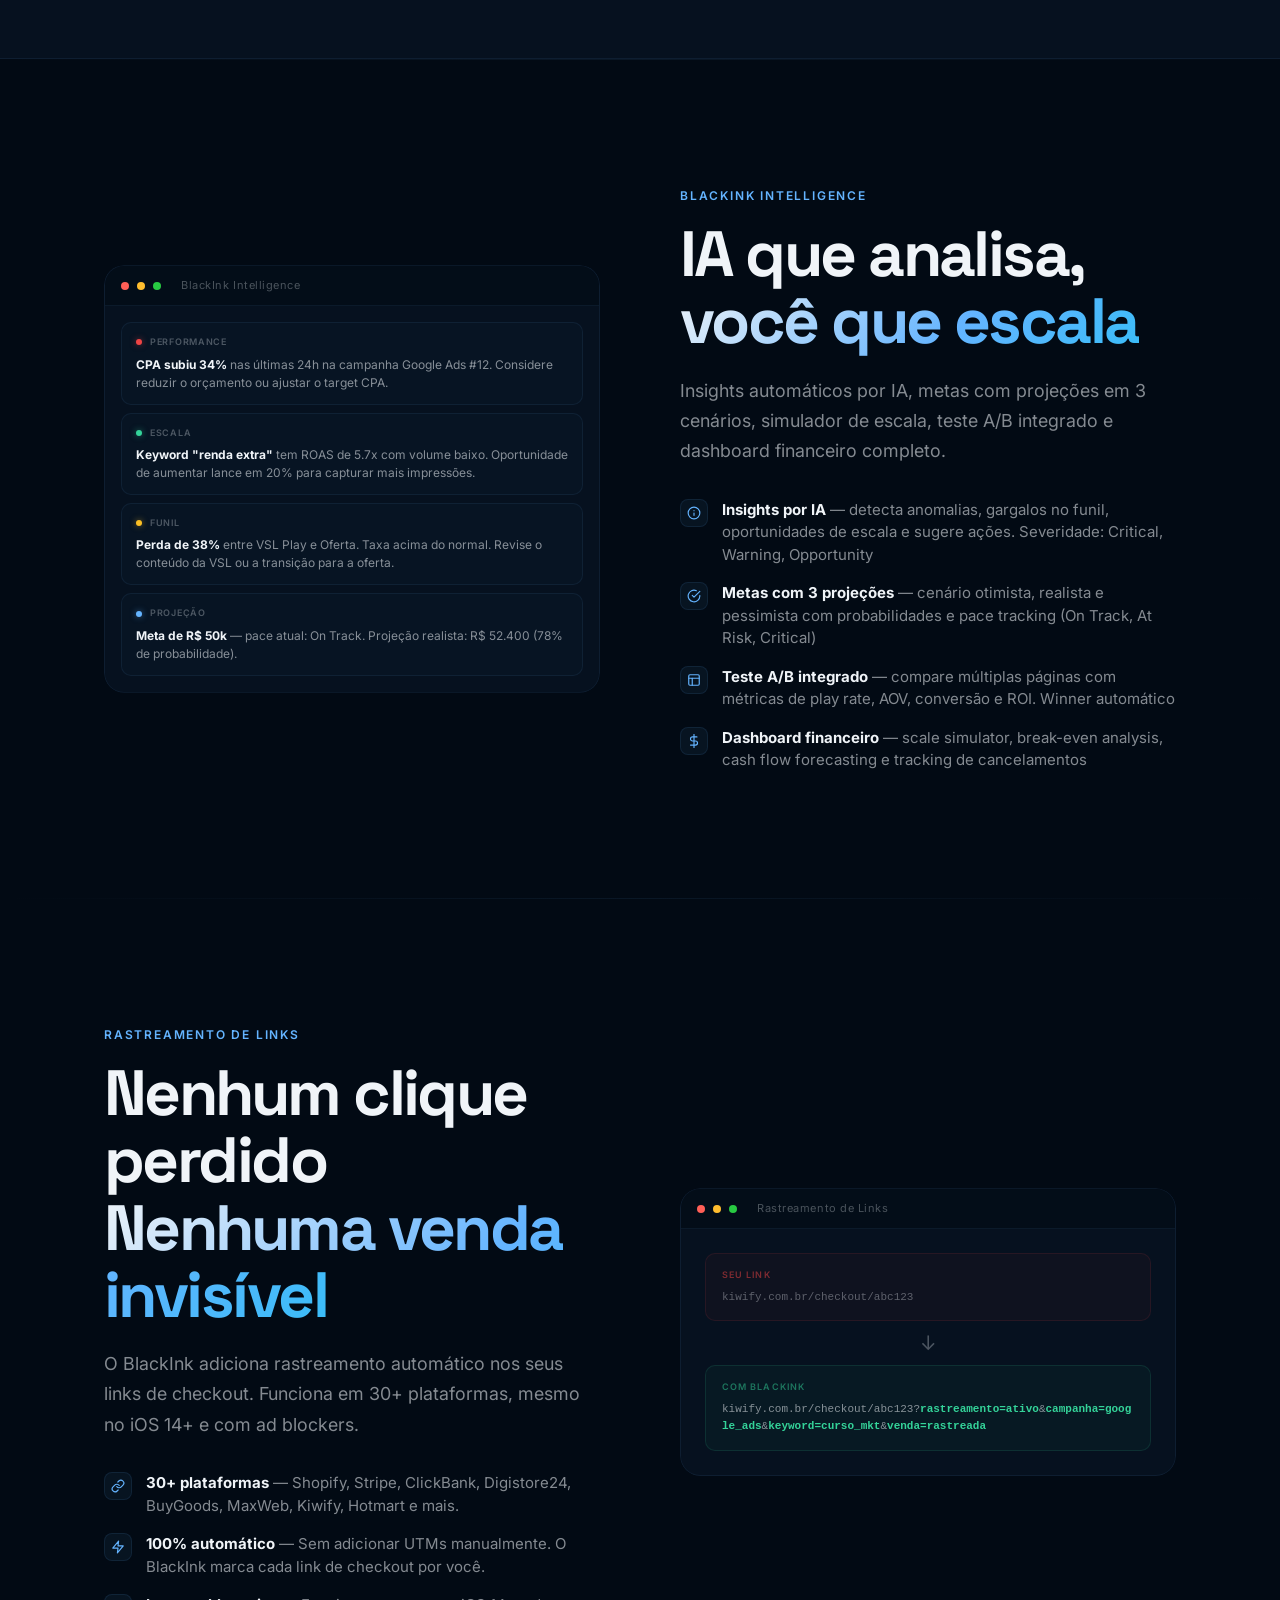
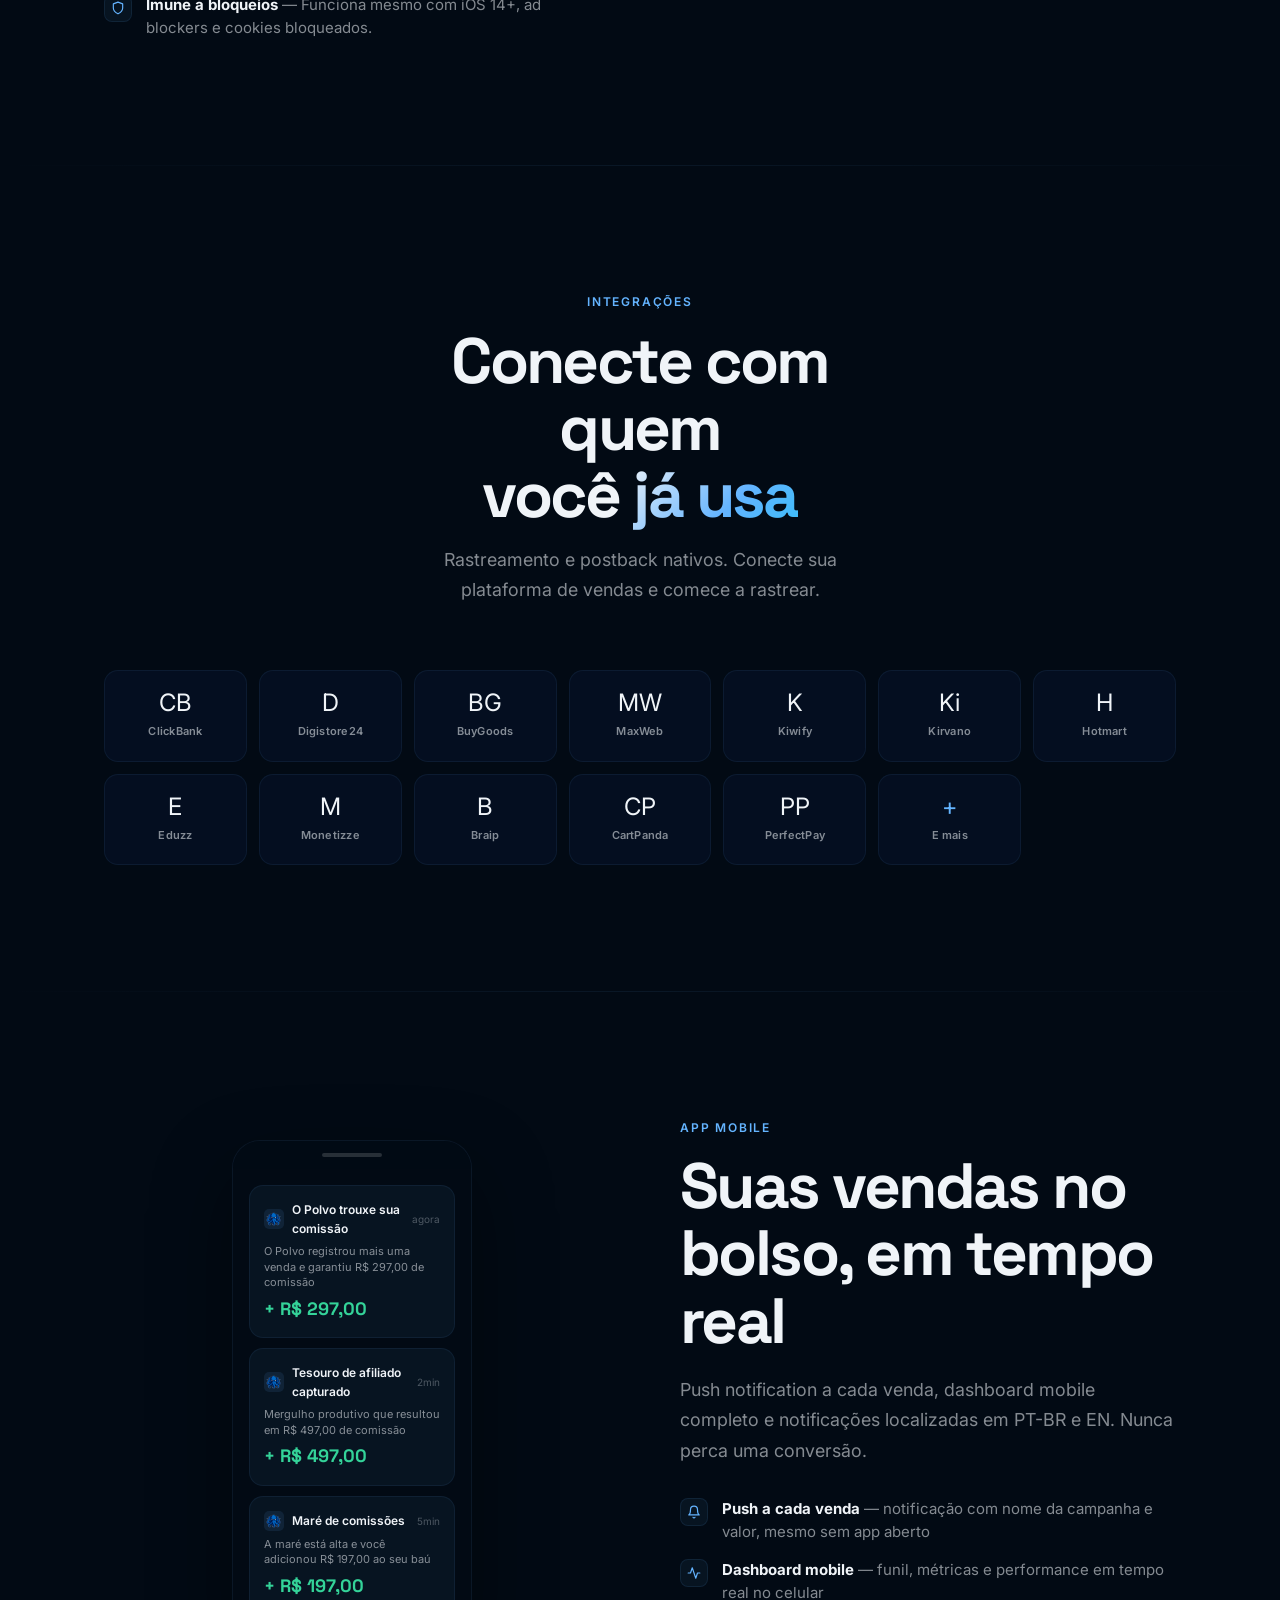
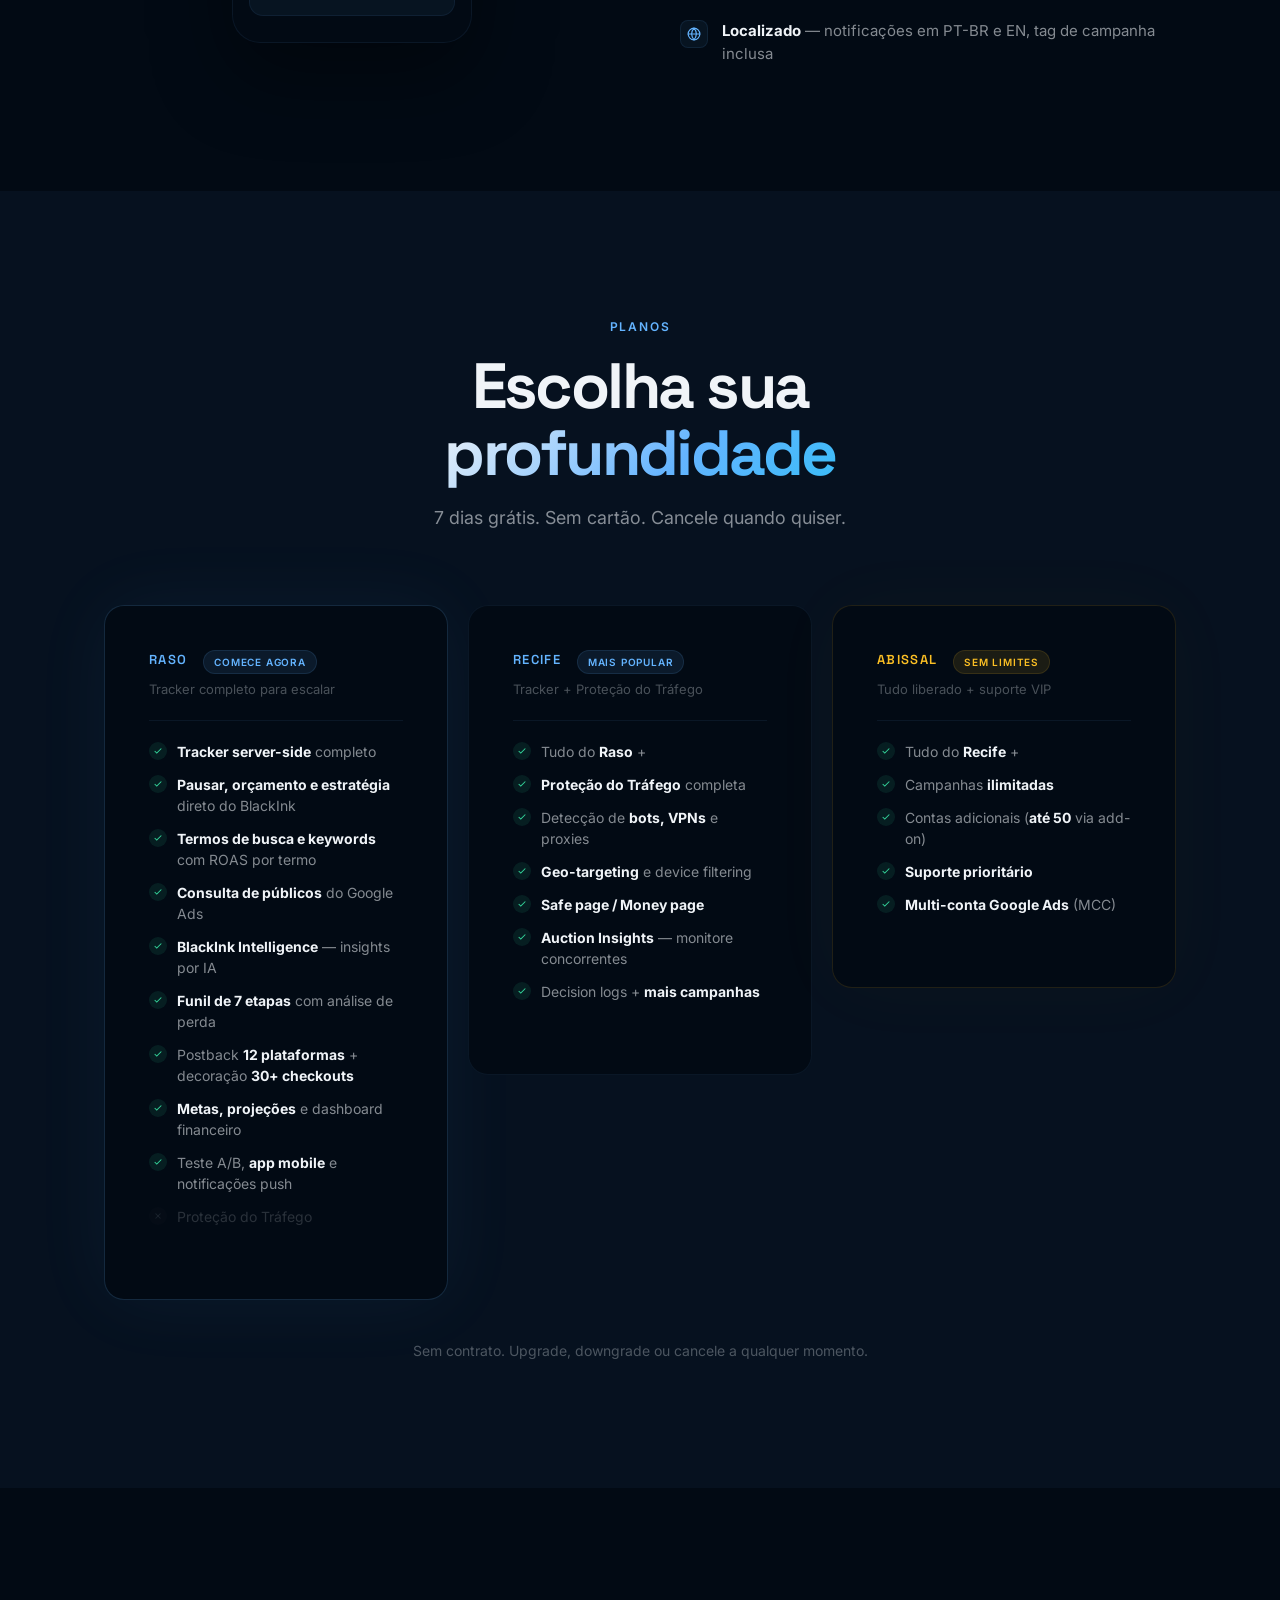
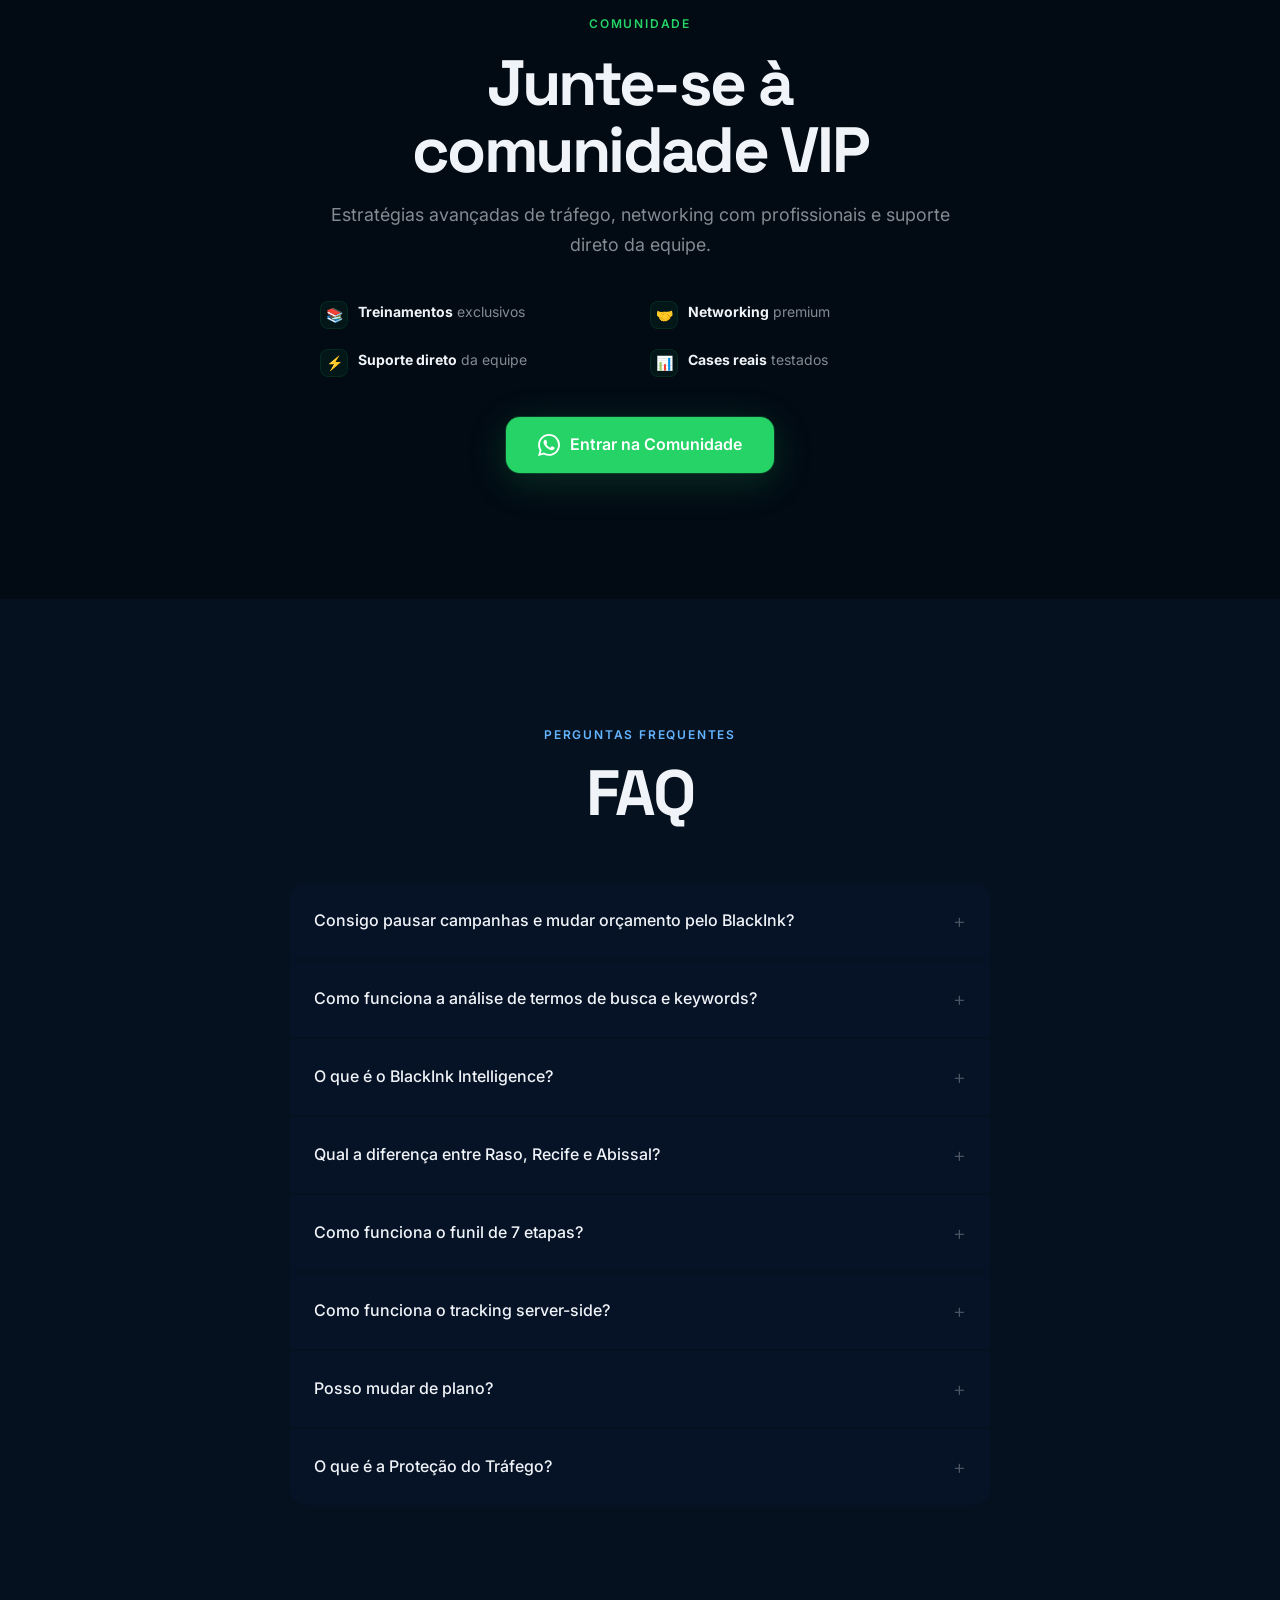
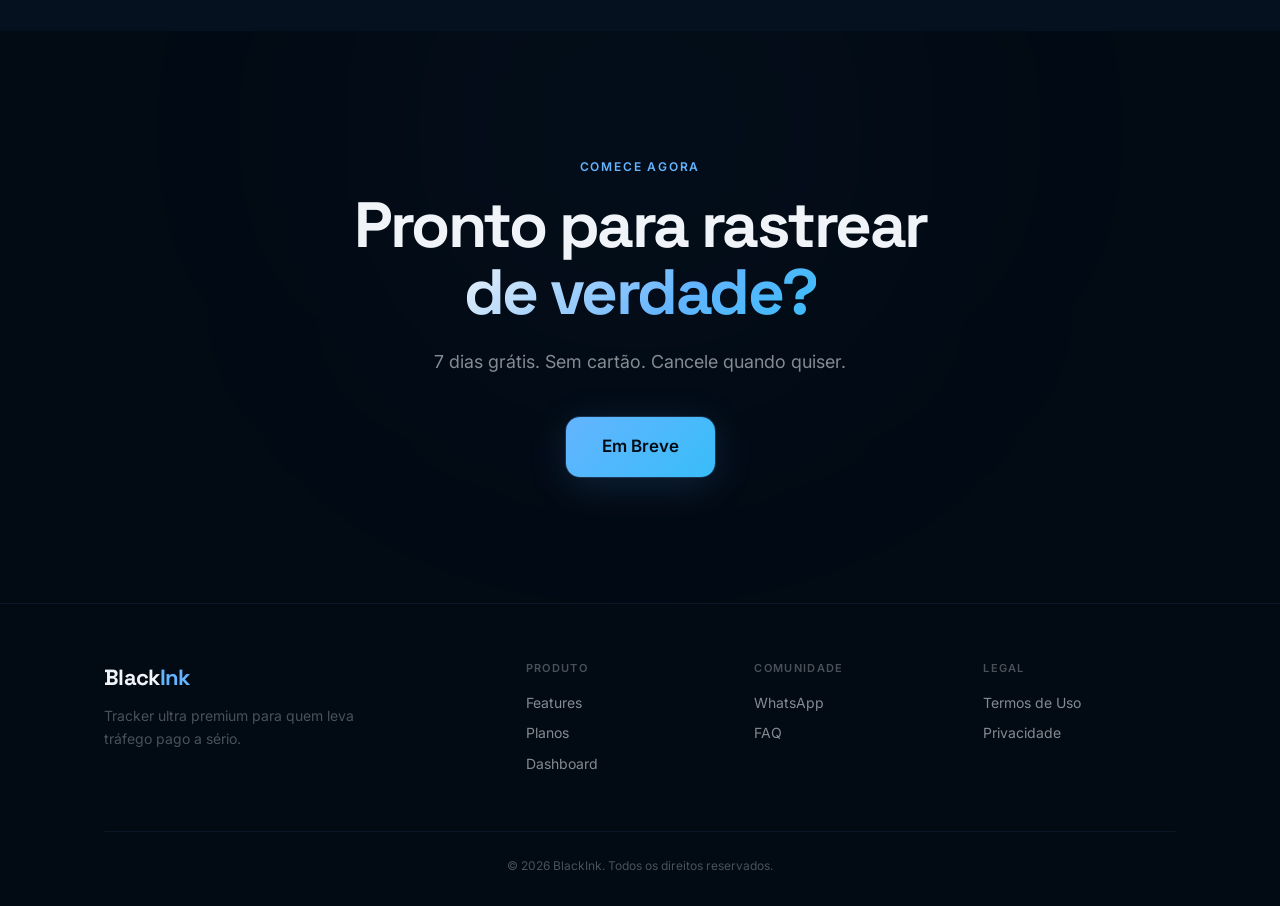
<file: abyss.html>
<!DOCTYPE html>
<html lang="pt-BR">
<head>
    <meta charset="UTF-8">
    <meta name="viewport" content="width=device-width, initial-scale=1.0">
    <title>BlackInk — Tracker Ultra Premium para Tráfego Pago</title>
    <meta name="description" content="Plataforma de tracking server-side para campanhas de tráfego pago. Rastreamento completo do funil, conversões automáticas no Google Ads, proteção anti-fraude e app mobile.">
    <meta property="og:title" content="BlackInk — Tracker Ultra Premium">
    <meta property="og:description" content="Tracking server-side, conversões automáticas no Google Ads, proteção anti-fraude. Tudo em tempo real.">
    <meta property="og:url" content="https://theblack.ink">
    <meta property="og:type" content="website">
    <meta property="og:locale" content="pt_BR">
    <link rel="canonical" href="https://theblack.ink">
    <link rel="icon" type="image/x-icon" href="/favicon.ico">
    <link rel="preconnect" href="https://fonts.googleapis.com">
    <link rel="preconnect" href="https://fonts.gstatic.com" crossorigin>
    <link href="https://fonts.googleapis.com/css2?family=Inter:wght@300;400;500;600;700;800&family=Space+Grotesk:wght@400;500;600;700&display=swap" rel="stylesheet">
    <link rel="stylesheet" href="css/abyss-tokens.css">
<style>
/* ══════════════════════════════════════════════════════════
   BLACKINK — Ultra Premium Landing Page v3
   ══════════════════════════════════════════════════════════ */
:root {
    --ff-display: 'Space Grotesk', sans-serif;
    --ff-body: 'Inter', -apple-system, BlinkMacSystemFont, sans-serif;
    --bg: #020a14;
    --bg2: #06111f;
    --surface: rgba(8,22,48,0.45);
    --border: rgba(100,180,255,0.08);
    --border-h: rgba(100,180,255,0.18);
    --white: #f0f4f8;
    --dim: rgba(240,244,248,0.55);
    --muted: rgba(240,244,248,0.3);
    --accent: #64b4ff;
    --accent2: #38bdf8;
    --gold: #fbbf24;
    --green: #34d399;
    --ease: cubic-bezier(0.16,1,0.3,1);
    --section-py: clamp(100px,14vh,200px);
}
*,*::before,*::after{box-sizing:border-box;margin:0;padding:0}
html{scroll-behavior:smooth;-webkit-text-size-adjust:100%}
body{font-family:var(--ff-body);color:var(--white);background:var(--bg);-webkit-font-smoothing:antialiased;overflow-x:hidden;line-height:1.6}
a{color:inherit;text-decoration:none}
img{max-width:100%;display:block}
ul{list-style:none}

/* Grain */
body::after{content:'';position:fixed;inset:0;z-index:9999;pointer-events:none;opacity:0.022;background-image:url("data:image/svg+xml,%3Csvg viewBox='0 0 256 256' xmlns='http://www.w3.org/2000/svg'%3E%3Cfilter id='n'%3E%3CfeTurbulence type='fractalNoise' baseFrequency='0.9' numOctaves='4' stitchTiles='stitch'/%3E%3C/filter%3E%3Crect width='100%25' height='100%25' filter='url(%23n)'/%3E%3C/svg%3E");background-size:256px}

/* ── Layout ── */
.container{max-width:1200px;margin:0 auto;padding:0 24px}
@media(min-width:768px){.container{padding:0 48px}}
@media(min-width:1200px){.container{padding:0 64px}}
.section{padding:var(--section-py) 0;position:relative}

/* ── Typography ── */
.t-xl{font-family:var(--ff-display);font-weight:700;font-size:clamp(52px,9vw,110px);line-height:0.92;letter-spacing:-0.05em}
.t-lg{font-family:var(--ff-display);font-weight:700;font-size:clamp(36px,5vw,64px);line-height:1.05;letter-spacing:-0.04em}
.t-body-lg{font-size:clamp(17px,1.4vw,20px);line-height:1.7;color:var(--dim)}
.t-label{font-size:12px;font-weight:600;letter-spacing:0.15em;text-transform:uppercase;color:var(--accent)}
.grad{background:linear-gradient(135deg,#f0f4f8 0%,var(--accent) 60%,var(--accent2) 100%);-webkit-background-clip:text;-webkit-text-fill-color:transparent;background-clip:text}
.grad-gold{background:linear-gradient(135deg,#fbbf24,#f59e0b 50%,#d97706 100%);-webkit-background-clip:text;-webkit-text-fill-color:transparent;background-clip:text}

/* ── Buttons ── */
.btn{display:inline-flex;align-items:center;justify-content:center;gap:10px;border:none;border-radius:14px;font-family:var(--ff-body);font-weight:600;cursor:pointer;position:relative;overflow:hidden;transition:all .4s var(--ease)}
.btn-p{background:linear-gradient(135deg,var(--accent),var(--accent2));color:#020a14;font-size:17px;height:60px;padding:0 36px;box-shadow:0 0 0 1px rgba(100,180,255,0.2),0 8px 40px rgba(100,180,255,0.15)}
.btn-p:hover{transform:translateY(-3px);box-shadow:0 0 0 1px rgba(100,180,255,0.3),0 20px 60px rgba(100,180,255,0.25)}
.btn-p:active{transform:translateY(0)}
.btn-o{background:transparent;color:var(--white);font-size:17px;height:60px;padding:0 36px;border:1px solid var(--border-h)}
.btn-o:hover{border-color:rgba(100,180,255,0.35);background:rgba(100,180,255,0.04);transform:translateY(-3px)}
.btn-sm{height:44px;padding:0 22px;font-size:14px;border-radius:10px}

/* ── Loader ── */
.loader{position:fixed;inset:0;z-index:9998;background:var(--bg);display:flex;align-items:center;justify-content:center;flex-direction:column;gap:24px;transition:opacity .7s var(--ease),visibility .7s}
.loader.done{opacity:0;visibility:hidden;pointer-events:none}
.loader img{width:80px;animation:loader-pulse 1.5s ease-in-out infinite}
@keyframes loader-pulse{0%,100%{opacity:.4;transform:scale(.95)}50%{opacity:1;transform:scale(1)}}

/* ── Cursor ── */
.cursor{position:fixed;width:8px;height:8px;border-radius:50%;background:var(--accent);pointer-events:none;z-index:9997;opacity:0;mix-blend-mode:screen;transition:opacity .3s,width .4s var(--ease),height .4s var(--ease);transform:translate(-50%,-50%)}
.cursor.on{opacity:.5}
.cursor.big{width:48px;height:48px;opacity:.12}
@media(pointer:coarse){.cursor{display:none}}

/* ── Scroll reveal ── */
.rv{opacity:0;transform:translateY(60px) scale(0.97);filter:blur(8px);transition:opacity 1.1s var(--ease),transform 1.1s var(--ease),filter 1.2s var(--ease);will-change:opacity,transform,filter}
.rv.vis{opacity:1;transform:translateY(0) scale(1);filter:blur(0)}
.rv-d1{transition-delay:.1s}.rv-d2{transition-delay:.2s}.rv-d3{transition-delay:.3s}.rv-d4{transition-delay:.4s}.rv-d5{transition-delay:.5s}.rv-d6{transition-delay:.6s}

/* Hero line reveal */
.hero-title .ln{display:block;overflow:hidden;padding-bottom:4px}
.hero-title .ln-i{display:block;transform:translateY(115%);transition:transform 1s var(--ease)}
.hero-title.go .ln-i{transform:translateY(0)}
.hero-title .ln:nth-child(2) .ln-i{transition-delay:.12s}
.hero-title .ln:nth-child(3) .ln-i{transition-delay:.24s}

/* Hero split-character animation */
.hero-title .ch{display:inline-block;opacity:0;transform:translateY(40px) scale(0.8);filter:blur(6px);transition:opacity .6s var(--ease),transform .6s var(--ease),filter .6s var(--ease)}
.hero-title.go .ch{opacity:1;transform:translateY(0) scale(1);filter:blur(0)}

/* ══════════════════════════════════════════════════════════
   HEADER
   ══════════════════════════════════════════════════════════ */
.hdr{position:fixed;top:0;left:0;right:0;z-index:100;padding:0 24px;transition:all .5s var(--ease)}
.hdr.scrolled{background:rgba(2,10,20,0.88);backdrop-filter:blur(24px);-webkit-backdrop-filter:blur(24px);border-bottom:1px solid var(--border)}
.hdr-in{max-width:1200px;margin:0 auto;display:flex;align-items:center;justify-content:space-between;height:72px}
.hdr-logo{font-family:var(--ff-display);font-size:24px;font-weight:700;letter-spacing:-0.03em}
.hdr-logo span{color:var(--accent)}
.hdr-nav{display:none;align-items:center;gap:40px}
.hdr-nav a{font-size:14px;font-weight:500;color:var(--dim);transition:color .2s}
.hdr-nav a:hover{color:var(--white)}
@media(min-width:768px){.hdr-nav{display:flex}}
.hdr-cta{display:none}
@media(min-width:768px){.hdr-cta{display:flex}}
.mob-tog{display:flex;flex-direction:column;gap:5px;background:none;border:none;cursor:pointer;padding:8px;z-index:102}
.mob-tog span{width:22px;height:1.5px;background:var(--white);border-radius:2px;transition:all .3s var(--ease)}
.mob-tog.active span:nth-child(1){transform:rotate(45deg) translate(4px,4px)}
.mob-tog.active span:nth-child(2){opacity:0}
.mob-tog.active span:nth-child(3){transform:rotate(-45deg) translate(4px,-4px)}
@media(min-width:768px){.mob-tog{display:none}}
@media(max-width:767px){.hdr-nav.mob-open{display:flex;position:fixed;inset:0;flex-direction:column;align-items:center;justify-content:center;gap:32px;background:rgba(2,10,20,0.97);backdrop-filter:blur(24px);-webkit-backdrop-filter:blur(24px);z-index:101}.hdr-nav.mob-open a{font-size:20px;color:var(--white)}}

/* ══════════════════════════════════════════════════════════
   1. HERO
   ══════════════════════════════════════════════════════════ */
.hero{position:relative;min-height:100vh;display:flex;flex-direction:column;justify-content:center;align-items:center;text-align:center;padding:80px 24px 60px;overflow:hidden}

/* Gradient mesh background */
.hero-mesh{position:absolute;inset:0;overflow:hidden}
.hero-mesh div{position:absolute;border-radius:50%;filter:blur(130px);animation:mesh-float 20s ease-in-out infinite}
.hero-mesh .m1{width:700px;height:700px;background:radial-gradient(circle,rgba(100,180,255,0.12),transparent 70%);top:-25%;right:-15%;animation-delay:0s}
.hero-mesh .m2{width:500px;height:500px;background:radial-gradient(circle,rgba(56,189,248,0.08),transparent 70%);bottom:-10%;left:-15%;animation-delay:-7s}
.hero-mesh .m3{width:400px;height:400px;background:radial-gradient(circle,rgba(129,140,248,0.08),transparent 70%);top:35%;left:40%;animation-delay:-14s}
@keyframes mesh-float{0%,100%{transform:translate(0,0) scale(1)}33%{transform:translate(30px,-20px) scale(1.05)}66%{transform:translate(-20px,30px) scale(0.95)}}

/* Particles */
.hero-p{position:absolute;width:2px;height:2px;border-radius:50%;background:rgba(140,210,255,0.7);bottom:-10px;animation:p-up 55s linear infinite,p-glow 8s ease-in-out infinite;pointer-events:none}
@keyframes p-up{from{transform:translateY(0);opacity:0}5%{opacity:1}95%{opacity:1}to{transform:translateY(-100vh);opacity:0}}
@keyframes p-glow{0%,100%{box-shadow:0 0 4px rgba(140,210,255,0.3)}50%{box-shadow:0 0 12px rgba(140,210,255,0.8)}}

.hero-logo{width:clamp(200px,28vw,320px);margin-top:20px;margin-bottom:4px;filter:drop-shadow(0 0 40px rgba(100,180,255,0.15)) drop-shadow(0 0 80px rgba(100,180,255,0.08));animation:hero-logo-in 1.2s var(--ease) .6s both}
@keyframes hero-logo-in{from{opacity:0;transform:scale(0.8) translateY(20px)}to{opacity:1;transform:scale(1) translateY(0)}}

.hero-badge{display:inline-flex;align-items:center;gap:8px;padding:8px 18px;background:rgba(100,180,255,0.05);border:1px solid rgba(100,180,255,0.1);border-radius:100px;margin-bottom:10px;opacity:0;animation:fade-up .8s var(--ease) 1s both}
.hero-badge-dot{width:6px;height:6px;border-radius:50%;background:var(--green);box-shadow:0 0 8px rgba(52,211,153,0.6);animation:p-glow 2s ease-in-out infinite}

.hero-title{max-width:900px;margin-bottom:14px;position:relative;z-index:1}
.hero-sub{max-width:520px;margin:0 auto 24px;opacity:0;animation:fade-up .8s var(--ease) 1.6s both}
.hero-ctas{display:flex;gap:16px;flex-wrap:wrap;justify-content:center;opacity:0;animation:fade-up .8s var(--ease) 1.8s both}
@keyframes fade-up{from{opacity:0;transform:translateY(30px)}to{opacity:1;transform:translateY(0)}}

/* Scroll cue */
.hero-scroll{position:absolute;bottom:36px;left:50%;transform:translateX(-50%);opacity:0;animation:fade-up .6s var(--ease) 2.2s both}
.hero-scroll-line{width:1px;height:48px;background:linear-gradient(180deg,var(--accent),transparent);animation:scroll-bob 2.5s ease-in-out infinite}
@keyframes scroll-bob{0%,100%{transform:scaleY(1);opacity:.3}50%{transform:scaleY(1.2);opacity:.6}}

/* ══════════════════════════════════════════════════════════
   2. MARQUEE
   ══════════════════════════════════════════════════════════ */
.marquee{border-top:1px solid var(--border);border-bottom:1px solid var(--border);overflow:hidden;padding:18px 0;background:rgba(6,17,31,0.4)}
.marquee-track{display:flex;gap:56px;animation:mq 35s linear infinite;width:max-content}
.marquee-item{display:flex;align-items:center;gap:10px;white-space:nowrap;font-size:13px;font-weight:500;color:var(--muted);letter-spacing:.02em;text-transform:uppercase}
.marquee-item::before{content:'';width:4px;height:4px;border-radius:50%;background:var(--accent);opacity:.4}
@keyframes mq{from{transform:translateX(0)}to{transform:translateX(-50%)}}

/* ══════════════════════════════════════════════════════════
   3. FEATURE SHOWCASE — Big alternating sections
   ══════════════════════════════════════════════════════════ */
.showcase{display:grid;grid-template-columns:1fr;gap:40px;align-items:center}
@media(min-width:900px){.showcase{grid-template-columns:1fr 1fr;gap:80px}}
.showcase--reverse .showcase-text{order:1}
@media(min-width:900px){.showcase--reverse .showcase-visual{order:-1}}

.showcase-text .t-label{margin-bottom:16px}
.showcase-text .t-lg{margin-bottom:20px}
.showcase-text .t-body-lg{margin-bottom:32px}

.showcase-features{display:flex;flex-direction:column;gap:16px}
.showcase-feat{display:flex;gap:14px;align-items:flex-start}
.showcase-feat-icon{flex-shrink:0;width:28px;height:28px;border-radius:8px;background:rgba(100,180,255,0.06);border:1px solid rgba(100,180,255,0.1);display:flex;align-items:center;justify-content:center}
.showcase-feat-icon svg{width:14px;height:14px;stroke:var(--accent);fill:none;stroke-width:2;stroke-linecap:round;stroke-linejoin:round}
.showcase-feat-text{font-size:15px;color:var(--dim);line-height:1.5}
.showcase-feat-text strong{color:var(--white)}

/* ── Visual mockup blocks ── */
.mockup{border-radius:20px;border:1px solid var(--border);background:var(--bg2);overflow:hidden;position:relative;box-shadow:0 32px 80px rgba(0,0,0,0.3);transition:transform .6s var(--ease),box-shadow .6s var(--ease),clip-path .9s var(--ease);clip-path:inset(8% 8% 8% 8% round 20px)}
.mockup.mock-vis{clip-path:inset(0% 0% 0% 0% round 20px)}
.mockup:hover{transform:translateY(-6px) scale(1.01);box-shadow:0 40px 100px rgba(0,0,0,0.4)}

/* Mockup: Dashboard */
.mock-topbar{height:40px;background:rgba(2,10,20,0.6);border-bottom:1px solid var(--border);display:flex;align-items:center;padding:0 16px;gap:8px}
.mock-dot{width:8px;height:8px;border-radius:50%}
.mock-dot--r{background:#ff5f57}.mock-dot--y{background:#ffbd2e}.mock-dot--g{background:#28ca42}
.mock-topbar-title{margin-left:12px;font-size:11px;color:var(--muted);letter-spacing:.05em}

/* Mobile mockup */
.mock-phone{width:240px;margin:0 auto;border-radius:28px;border:1px solid var(--border);background:var(--bg);overflow:hidden;box-shadow:0 32px 80px rgba(0,0,0,0.4)}
.mock-phone-status{height:28px;background:rgba(2,10,20,0.8);display:flex;align-items:center;justify-content:center}
.mock-phone-status span{width:60px;height:4px;border-radius:4px;background:rgba(255,255,255,0.15)}
.mock-phone-body{padding:16px}
.mock-notif{background:rgba(100,180,255,0.06);border:1px solid var(--border);border-radius:14px;padding:14px;margin-bottom:10px;animation:notif-in .6s var(--ease) both}
.mock-notif:nth-child(2){animation-delay:.2s}
.mock-notif:nth-child(3){animation-delay:.4s}
.mock-notif-head{display:flex;align-items:center;gap:8px;margin-bottom:6px}
.mock-notif-logo{width:20px;height:20px;border-radius:5px;background:rgba(100,180,255,0.1);display:flex;align-items:center;justify-content:center;flex-shrink:0;overflow:hidden}
.mock-notif-logo img{width:16px;height:16px;object-fit:contain}
.mock-notif-title{font-size:12px;font-weight:600;color:var(--white);flex:1}
.mock-notif-time{font-size:10px;color:var(--muted)}
.mock-notif-body{font-size:11px;color:var(--dim);line-height:1.4}
.mock-notif-amount{font-family:var(--ff-display);font-weight:700;color:var(--green);font-size:18px;margin-top:4px}
@keyframes notif-in{from{opacity:0;transform:translateY(10px) scale(.97)}to{opacity:1;transform:translateY(0) scale(1)}}

/* Protection quality mockup */
.mock-prot{padding:20px}
.prot-score{text-align:center;margin-bottom:20px}
.prot-score-val{font-family:var(--ff-display);font-size:48px;font-weight:700;color:var(--green);line-height:1}
.prot-score-lbl{font-size:11px;color:var(--muted);margin-top:4px;letter-spacing:.06em}
.prot-bar-group{display:flex;flex-direction:column;gap:12px}
.prot-bar-item{display:flex;align-items:center;gap:12px}
.prot-bar-label{font-size:11px;color:var(--dim);width:100px;flex-shrink:0}
.prot-bar-track{flex:1;height:8px;border-radius:4px;background:rgba(255,255,255,0.04);overflow:hidden}
.prot-bar-fill{height:100%;border-radius:4px;transition:width 1.2s var(--ease)}
.prot-bar-pct{font-size:11px;font-weight:600;width:40px;text-align:right;flex-shrink:0}
.prot-summary{display:grid;grid-template-columns:1fr 1fr;gap:12px;margin-top:20px;padding-top:16px;border-top:1px solid var(--border)}
.prot-summary-item{text-align:center}
.prot-summary-val{font-family:var(--ff-display);font-size:20px;font-weight:700}
.prot-summary-lbl{font-size:10px;color:var(--muted);margin-top:2px;letter-spacing:.04em}
.prot-week{margin-top:20px;padding-top:16px;border-top:1px solid var(--border)}
.prot-week-title{font-size:10px;color:var(--muted);letter-spacing:.08em;text-transform:uppercase;margin-bottom:12px}
.prot-week-bars{display:flex;align-items:flex-end;gap:6px;height:48px}
.prot-week-day{flex:1;display:flex;flex-direction:column;align-items:center;gap:4px}
.prot-week-bar{width:100%;border-radius:3px 3px 0 0;background:linear-gradient(180deg,var(--green),rgba(52,211,153,0.3));min-height:0;transition:height 1s var(--ease)}
.prot-week-lbl{font-size:9px;color:var(--muted)}

/* ══════════════════════════════════════════════════════════
   4. STATS STRIP
   ══════════════════════════════════════════════════════════ */
.stats{padding:80px 0;border-top:1px solid var(--border);border-bottom:1px solid var(--border);background:var(--bg2)}
.stats-grid{display:grid;grid-template-columns:repeat(2,1fr);gap:48px 24px}
@media(min-width:768px){.stats-grid{grid-template-columns:repeat(4,1fr)}}
.stat{text-align:center}
.stat-val{font-family:var(--ff-display);font-size:clamp(40px,6vw,64px);font-weight:700;letter-spacing:-.04em;line-height:1}
.stat-label{font-size:13px;color:var(--muted);margin-top:6px;letter-spacing:.02em}

/* ══════════════════════════════════════════════════════════
   5. PRICING
   ══════════════════════════════════════════════════════════ */
.pricing-grid{display:grid;grid-template-columns:1fr;gap:20px;align-items:start}
@media(min-width:768px){.pricing-grid{grid-template-columns:repeat(3,1fr)}}

.p-card{border-radius:20px;border:1px solid var(--border);background:var(--bg);padding:clamp(28px,4vw,44px);position:relative;transition:border-color .5s var(--ease),transform .5s var(--ease),box-shadow .5s var(--ease)}
.p-card:hover{border-color:var(--border-h);transform:translateY(-6px)}

.p-card--gold{border-color:rgba(251,191,36,0.12);box-shadow:0 0 80px rgba(251,191,36,0.03)}
.p-card--gold:hover{border-color:rgba(251,191,36,0.25);box-shadow:0 0 100px rgba(251,191,36,0.06)}

.p-name{font-family:var(--ff-display);font-size:13px;font-weight:600;letter-spacing:.1em;text-transform:uppercase;margin-bottom:4px}
.p-sub{font-size:13px;color:var(--muted);margin-bottom:20px}
.p-price{display:flex;align-items:baseline;gap:3px;margin-bottom:28px}
.p-curr{font-size:14px;color:var(--dim);align-self:flex-start;margin-top:8px}
.p-val{font-family:var(--ff-display);font-size:clamp(44px,5vw,60px);font-weight:700;letter-spacing:-.04em;line-height:1}
.p-per{font-size:13px;color:var(--muted)}
.p-div{width:100%;height:1px;background:var(--border);margin-bottom:20px}
.p-feats{display:flex;flex-direction:column;gap:12px;margin-bottom:28px}
.p-feat{display:flex;align-items:flex-start;gap:10px;font-size:14px;color:var(--dim);line-height:1.5}
.p-feat strong{color:var(--white)}
.p-check{flex-shrink:0;width:18px;height:18px;border-radius:50%;background:rgba(52,211,153,0.1);display:flex;align-items:center;justify-content:center;margin-top:1px}
.p-check svg{width:10px;height:10px;stroke:var(--green);fill:none;stroke-width:2.5}
.p-feat--off{opacity:.3}
.p-feat--off .p-check{background:rgba(255,255,255,0.04)}
.p-feat--off .p-check svg{stroke:var(--muted)}
.p-badge{display:inline-flex;padding:3px 10px;border-radius:100px;font-size:10px;font-weight:600;letter-spacing:.08em;text-transform:uppercase;margin-left:8px}
.p-badge--pop{background:rgba(100,180,255,0.1);color:var(--accent);border:1px solid rgba(100,180,255,0.12)}
.p-badge--gold{background:rgba(251,191,36,0.1);color:var(--gold);border:1px solid rgba(251,191,36,0.12)}
.btn-full{width:100%;justify-content:center}

/* ══════════════════════════════════════════════════════════
   6. FAQ
   ══════════════════════════════════════════════════════════ */
.faq-list{max-width:700px;margin:0 auto;display:flex;flex-direction:column;gap:2px}
.faq-i{overflow:hidden}
.faq-i:first-child{border-radius:16px 16px 0 0}
.faq-i:last-child{border-radius:0 0 16px 16px}
.faq-q{width:100%;display:flex;align-items:center;justify-content:space-between;padding:22px 24px;background:var(--surface);border:none;cursor:pointer;list-style:none;font-family:var(--ff-body);font-size:16px;font-weight:500;color:var(--white);text-align:left;transition:background .3s,color .3s}
.faq-q::-webkit-details-marker{display:none}
.faq-q:hover{background:rgba(8,22,48,0.6)}
.faq-q::after{content:'+';font-size:20px;font-weight:300;color:var(--muted);flex-shrink:0;margin-left:16px;transition:color .3s}
.faq-i[open] .faq-q{color:var(--accent)}
.faq-i[open] .faq-q::after{content:'\2212';color:var(--accent)}
.faq-a{padding:0 24px 22px;background:var(--surface);font-size:15px;line-height:1.75;color:var(--dim)}

/* ══════════════════════════════════════════════════════════
   7. CTA
   ══════════════════════════════════════════════════════════ */
.cta-final{text-align:center;position:relative;overflow:hidden}
.cta-orb{position:absolute;width:600px;height:600px;border-radius:50%;filter:blur(150px);pointer-events:none;background:radial-gradient(circle,rgba(100,180,255,0.08),transparent 70%);top:-200px;left:50%;transform:translateX(-50%)}

/* ══════════════════════════════════════════════════════════
   8. COMMUNITY
   ══════════════════════════════════════════════════════════ */
.comm-inner{max-width:640px;margin:0 auto;text-align:center}
.comm-feats{display:grid;grid-template-columns:1fr 1fr;gap:20px;margin:40px 0;text-align:left}
@media(max-width:500px){.comm-feats{grid-template-columns:1fr}}
.comm-f{display:flex;gap:10px;align-items:flex-start}
.comm-f-ico{flex-shrink:0;width:28px;height:28px;border-radius:8px;background:rgba(37,211,102,0.06);border:1px solid rgba(37,211,102,0.1);display:flex;align-items:center;justify-content:center;font-size:14px}
.comm-f-txt{font-size:14px;color:var(--dim);line-height:1.5}
.comm-f-txt strong{color:var(--white)}
.btn-wa{display:inline-flex;align-items:center;gap:10px;height:56px;padding:0 32px;background:#25D366;color:#fff;border-radius:14px;font-weight:600;font-size:16px;border:none;cursor:pointer;transition:all .4s var(--ease);box-shadow:0 0 0 1px rgba(37,211,102,0.2),0 8px 40px rgba(37,211,102,0.2)}
.btn-wa:hover{transform:translateY(-3px);box-shadow:0 0 0 1px rgba(37,211,102,0.3),0 20px 60px rgba(37,211,102,0.3)}
.btn-wa svg{width:22px;height:22px;fill:currentColor}

/* ══════════════════════════════════════════════════════════
   9. FOOTER
   ══════════════════════════════════════════════════════════ */
.footer{padding:56px 0 28px;border-top:1px solid var(--border)}
.f-grid{display:grid;grid-template-columns:1fr;gap:36px}
@media(min-width:768px){.f-grid{grid-template-columns:2fr 1fr 1fr 1fr}}
.f-brand p{font-size:14px;color:var(--muted);margin-top:10px;max-width:260px;line-height:1.6}
.f-col-t{font-size:11px;font-weight:600;letter-spacing:.12em;text-transform:uppercase;color:var(--muted);margin-bottom:14px}
.f-links{display:flex;flex-direction:column;gap:8px}
.f-links a{font-size:14px;color:var(--dim);transition:color .2s}
.f-links a:hover{color:var(--white)}
.f-bottom{margin-top:56px;padding-top:20px;border-top:1px solid var(--border);text-align:center}
.f-bottom span{font-size:12px;color:var(--muted)}

/* WhatsApp float */
.wa-f{position:fixed;bottom:24px;right:24px;width:56px;height:56px;background:#25D366;border-radius:50%;display:flex;align-items:center;justify-content:center;box-shadow:0 4px 24px rgba(37,211,102,0.3);z-index:90;transition:transform .4s var(--ease),box-shadow .4s var(--ease)}
.wa-f:hover{transform:scale(1.1);box-shadow:0 8px 40px rgba(37,211,102,0.5)}
.wa-f svg{width:28px;height:28px;fill:#fff}

/* Section separator gradient */
.sep{height:1px;background:linear-gradient(90deg,transparent,var(--border),transparent)}

/* ── Responsive ── */
@media(max-width:767px){.hero{padding:80px 20px 40px;min-height:92vh}.hero-scroll{display:none}.p-card{padding:28px}}

/* ── Platforms grid ── */
.plat-grid{display:grid;grid-template-columns:repeat(2,1fr);gap:12px}
@media(min-width:500px){.plat-grid{grid-template-columns:repeat(3,1fr)}}
@media(min-width:768px){.plat-grid{grid-template-columns:repeat(5,1fr)}}
@media(min-width:1000px){.plat-grid{grid-template-columns:repeat(7,1fr)}}
.plat-item{display:flex;flex-direction:column;align-items:center;gap:8px;padding:20px 10px;border-radius:14px;border:1px solid var(--border);background:var(--surface);transition:all .4s var(--ease);text-align:center}
.plat-item:hover{border-color:var(--border-h);transform:translateY(-3px)}
.plat-item-icon{font-size:24px;line-height:1}
.plat-item-name{font-size:11px;font-weight:600;color:var(--dim);letter-spacing:.02em}

/* ── Link decoration mockup ── */
.mock-links{padding:24px}
.mock-url-box{border-radius:10px;padding:14px 16px;font-family:'SF Mono','Fira Code','Courier New',monospace;font-size:11px;line-height:1.6;word-break:break-all}
.mock-url-box--before{background:rgba(239,68,68,0.04);border:1px solid rgba(239,68,68,0.1);color:rgba(240,244,248,0.35)}
.mock-url-box--after{background:rgba(52,211,153,0.04);border:1px solid rgba(52,211,153,0.12);color:var(--dim)}
.mock-url-lbl{font-family:var(--ff-body);font-size:9px;font-weight:600;letter-spacing:.12em;text-transform:uppercase;margin-bottom:6px;display:block}
.mock-url-box--before .mock-url-lbl{color:rgba(239,68,68,0.5)}
.mock-url-box--after .mock-url-lbl{color:rgba(52,211,153,0.5)}
.mock-url-box .hl{color:var(--green);font-weight:700}
.mock-url-arrow{text-align:center;padding:6px 0;color:var(--muted);font-size:20px}

/* ── Postback flow mockup ── */
.mock-flow{padding:24px;display:flex;flex-direction:column;gap:0}
.flow-node{display:flex;align-items:center;gap:12px;padding:14px 16px;border-radius:12px;border:1px solid var(--border);background:rgba(100,180,255,0.02);transition:all .4s var(--ease)}
.flow-node:hover{border-color:var(--border-h);background:rgba(100,180,255,0.04)}
.flow-node-num{flex-shrink:0;width:28px;height:28px;border-radius:50%;background:rgba(100,180,255,0.08);border:1px solid rgba(100,180,255,0.15);display:flex;align-items:center;justify-content:center;font-family:var(--ff-display);font-size:12px;font-weight:700;color:var(--accent)}
.flow-node-text{font-size:13px;color:var(--dim);line-height:1.4}
.flow-node-text strong{color:var(--white)}
.flow-conn{width:1px;height:10px;background:linear-gradient(180deg,var(--border),rgba(100,180,255,0.2));margin-left:13px}
.flow-node--ok{border-color:rgba(52,211,153,0.15);background:rgba(52,211,153,0.03)}
.flow-node--ok .flow-node-num{background:rgba(52,211,153,0.1);border-color:rgba(52,211,153,0.2);color:var(--green)}

/* ── Search terms mockup ── */
.mock-terms{padding:16px;display:flex;flex-direction:column;gap:8px}
.term-row{display:flex;align-items:center;justify-content:space-between;padding:10px 14px;border-radius:10px;border:1px solid var(--border);background:rgba(100,180,255,0.02);font-size:12px;transition:all .3s var(--ease)}
.term-row:hover{border-color:var(--border-h);background:rgba(100,180,255,0.04)}
.term-kw{color:var(--white);font-weight:500;flex:1;min-width:0;overflow:hidden;text-overflow:ellipsis;white-space:nowrap}
.term-metrics{display:flex;gap:16px;align-items:center;flex-shrink:0}
.term-metric{text-align:right}
.term-metric-val{font-family:var(--ff-display);font-weight:600;font-size:12px}
.term-metric-lbl{font-size:9px;color:var(--muted);letter-spacing:.06em;text-transform:uppercase}
.term-badge{padding:2px 8px;border-radius:100px;font-size:9px;font-weight:700;letter-spacing:.06em;text-transform:uppercase;flex-shrink:0}
.term-badge--good{background:rgba(52,211,153,0.1);color:var(--green);border:1px solid rgba(52,211,153,0.15)}
.term-badge--warn{background:rgba(251,191,36,0.1);color:var(--gold);border:1px solid rgba(251,191,36,0.15)}
.term-badge--bad{background:rgba(239,68,68,0.1);color:#ef4444;border:1px solid rgba(239,68,68,0.15)}

/* ── Insight cards mockup ── */
.mock-insights{padding:16px;display:flex;flex-direction:column;gap:8px}
.insight-card{padding:12px 14px;border-radius:10px;border:1px solid var(--border);background:rgba(100,180,255,0.02);transition:all .3s var(--ease)}
.insight-card:hover{border-color:var(--border-h)}
.insight-head{display:flex;align-items:center;gap:8px;margin-bottom:6px}
.insight-sev{width:6px;height:6px;border-radius:50%;flex-shrink:0}
.insight-sev--crit{background:#ef4444;box-shadow:0 0 6px rgba(239,68,68,0.5)}
.insight-sev--warn{background:var(--gold);box-shadow:0 0 6px rgba(251,191,36,0.5)}
.insight-sev--opp{background:var(--green);box-shadow:0 0 6px rgba(52,211,153,0.5)}
.insight-sev--info{background:var(--accent);box-shadow:0 0 6px rgba(100,180,255,0.5)}
.insight-type{font-size:9px;font-weight:600;letter-spacing:.08em;text-transform:uppercase;color:var(--muted)}
.insight-text{font-size:12px;color:var(--dim);line-height:1.5}
.insight-text strong{color:var(--white)}

/* ── Campaign control mockup ── */
.mock-controls{padding:16px;display:flex;flex-direction:column;gap:10px}
.ctrl-row{display:flex;align-items:center;justify-content:space-between;padding:10px 14px;border-radius:10px;border:1px solid var(--border);background:rgba(100,180,255,0.02)}
.ctrl-label{font-size:12px;color:var(--dim)}
.ctrl-label strong{color:var(--white)}
.ctrl-val{font-family:var(--ff-display);font-size:13px;font-weight:600;color:var(--accent)}
.ctrl-toggle{width:36px;height:20px;border-radius:10px;position:relative;flex-shrink:0}
.ctrl-toggle--on{background:rgba(52,211,153,0.2);border:1px solid rgba(52,211,153,0.3)}
.ctrl-toggle--on::after{content:'';position:absolute;width:14px;height:14px;border-radius:50%;background:var(--green);top:2px;right:3px}
.ctrl-toggle--off{background:rgba(239,68,68,0.15);border:1px solid rgba(239,68,68,0.2)}
.ctrl-toggle--off::after{content:'';position:absolute;width:14px;height:14px;border-radius:50%;background:#ef4444;top:2px;left:3px}
.ctrl-edit{padding:2px 10px;border-radius:6px;font-size:10px;font-weight:600;background:rgba(100,180,255,0.08);border:1px solid rgba(100,180,255,0.12);color:var(--accent);letter-spacing:.04em}

/* ── Problem agitation ── */
.problem-grid{display:grid;grid-template-columns:1fr;gap:16px}
@media(min-width:768px){.problem-grid{grid-template-columns:repeat(3,1fr)}}
.problem-card{padding:clamp(28px,3vw,36px);border-radius:20px;border:1px solid var(--border);background:var(--surface);transition:all .4s var(--ease)}
.problem-card:hover{border-color:var(--border-h);transform:translateY(-4px)}
.problem-stat{font-family:var(--ff-display);font-size:clamp(44px,5.5vw,60px);font-weight:700;line-height:1;letter-spacing:-.04em;margin-bottom:16px}
.problem-title{font-family:var(--ff-display);font-weight:600;font-size:clamp(16px,1.2vw,18px);color:var(--white);margin-bottom:8px}
.problem-desc{font-size:14px;color:var(--dim);line-height:1.6}
.problem-resolve{text-align:center;margin-top:clamp(36px,4vw,52px);font-family:var(--ff-display);font-weight:600;font-size:clamp(18px,2vw,24px);color:var(--white);letter-spacing:-.02em}

/* ── Social proof ── */
.proof-grid{display:grid;grid-template-columns:1fr;gap:16px}
@media(min-width:768px){.proof-grid{grid-template-columns:repeat(3,1fr)}}
.proof-card{padding:clamp(24px,3vw,32px);border-radius:16px;border:1px solid var(--border);background:var(--surface);transition:all .4s var(--ease);display:flex;flex-direction:column;gap:16px}
.proof-card:hover{border-color:var(--border-h);transform:translateY(-4px)}
.proof-quote{font-size:14px;color:var(--dim);line-height:1.7;font-style:italic;flex:1}
.proof-author{display:flex;align-items:center;gap:12px}
.proof-avatar{width:36px;height:36px;border-radius:50%;background:rgba(100,180,255,0.1);border:1px solid rgba(100,180,255,0.15);display:flex;align-items:center;justify-content:center;font-family:var(--ff-display);font-weight:700;font-size:14px;color:var(--accent);flex-shrink:0}
.proof-name{font-size:13px;font-weight:600;color:var(--white)}
.proof-role{font-size:11px;color:var(--muted)}
.proof-metric{display:flex;align-items:baseline;gap:8px;padding-top:12px;border-top:1px solid var(--border)}
.proof-metric-val{font-family:var(--ff-display);font-weight:700;font-size:clamp(20px,2vw,28px)}
.proof-metric-lbl{font-size:11px;color:var(--muted);letter-spacing:.06em;text-transform:uppercase}

/* ── Pricing highlight (Raso) ── */
.p-card--entry{border-color:rgba(100,180,255,0.18);box-shadow:0 0 80px rgba(100,180,255,0.06);position:relative;overflow:hidden}
.p-card--entry::before{content:'';position:absolute;inset:-2px;border-radius:inherit;padding:2px;background:conic-gradient(from var(--shimmer-angle,0deg),transparent 40%,rgba(100,180,255,0.35) 50%,transparent 60%);mask:linear-gradient(#fff 0 0) content-box,linear-gradient(#fff 0 0);-webkit-mask:linear-gradient(#fff 0 0) content-box,linear-gradient(#fff 0 0);mask-composite:exclude;-webkit-mask-composite:xor;animation:shimmer-rotate 3s linear infinite;pointer-events:none;z-index:1}
@keyframes shimmer-rotate{to{--shimmer-angle:360deg}}
@property --shimmer-angle{syntax:'<angle>';initial-value:0deg;inherits:false}
.p-card--entry:hover{border-color:rgba(100,180,255,0.3);box-shadow:0 0 100px rgba(100,180,255,0.1)}
@media(min-width:768px){.p-card--entry{transform:translateY(-8px)}.p-card--entry:hover{transform:translateY(-14px)}}

/* ── Stagger reveal for mockup children ── */
.stagger-parent>.term-row,.stagger-parent>.insight-card,.stagger-parent>.ctrl-row,.stagger-parent>.flow-node,.stagger-parent>.flow-conn{opacity:0;transform:translateY(18px);transition:opacity .5s var(--ease),transform .5s var(--ease)}
.stagger-parent.stagger-vis>.term-row,.stagger-parent.stagger-vis>.insight-card,.stagger-parent.stagger-vis>.ctrl-row,.stagger-parent.stagger-vis>.flow-node,.stagger-parent.stagger-vis>.flow-conn{opacity:1;transform:translateY(0)}
.stagger-parent.stagger-vis>:nth-child(1){transition-delay:0s}
.stagger-parent.stagger-vis>:nth-child(2){transition-delay:.07s}
.stagger-parent.stagger-vis>:nth-child(3){transition-delay:.14s}
.stagger-parent.stagger-vis>:nth-child(4){transition-delay:.21s}
.stagger-parent.stagger-vis>:nth-child(5){transition-delay:.28s}
.stagger-parent.stagger-vis>:nth-child(6){transition-delay:.35s}
.stagger-parent.stagger-vis>:nth-child(7){transition-delay:.42s}
.stagger-parent.stagger-vis>:nth-child(8){transition-delay:.49s}
.stagger-parent.stagger-vis>:nth-child(9){transition-delay:.56s}
</style>
</head>
<body>

<!-- Loader -->
<div class="loader" id="loader">
    <img src="images/logo-blue.png" alt="">
</div>

<!-- Cursor -->
<div class="cursor" id="cur"></div>

<!-- ═══════ HEADER ═══════ -->
<header class="hdr" id="hdr">
    <div class="hdr-in">
        <a href="#" class="hdr-logo">Black<span>Ink</span></a>
        <nav class="hdr-nav">
            <a href="#features">Features</a>
            <a href="#pricing">Planos</a>
            <a href="#community">Comunidade</a>
            <a href="#faq">FAQ</a>
        </nav>
        <div class="hdr-cta">
            <a href="https://app.theblack.ink" class="btn btn-p btn-sm">Acessar</a>
        </div>
        <button class="mob-tog" aria-label="Menu"><span></span><span></span><span></span></button>
    </div>
</header>

<main>

<!-- ═══════ 1. HERO ═══════ -->
<section class="hero" id="hero">
    <div class="hero-mesh">
        <div class="m1"></div><div class="m2"></div><div class="m3"></div>
    </div>
    <div class="hero-p" style="left:8%;animation-delay:0s,-1s"></div>
    <div class="hero-p" style="left:15%;animation-delay:-8s,-5s"></div>
    <div class="hero-p" style="left:25%;animation-delay:-14s,-4s"></div>
    <div class="hero-p" style="left:33%;animation-delay:-20s,-3s"></div>
    <div class="hero-p" style="left:42%;animation-delay:-35s,-6s"></div>
    <div class="hero-p" style="left:48%;animation-delay:-28s,-7s"></div>
    <div class="hero-p" style="left:56%;animation-delay:-45s,-2s"></div>
    <div class="hero-p" style="left:65%;animation-delay:-10s,-8s"></div>
    <div class="hero-p" style="left:70%;animation-delay:-40s,-2s"></div>
    <div class="hero-p" style="left:80%;animation-delay:-18s,-5s"></div>
    <div class="hero-p" style="left:88%;animation-delay:-52s,-9s"></div>
    <div class="hero-p" style="left:95%;animation-delay:-30s,-3s"></div>

    <img src="images/logo-full.png" alt="BlackInk" class="hero-logo">

    <div class="hero-badge">
        <span class="hero-badge-dot"></span>
        <span style="font-size:11px;font-weight:600;letter-spacing:.12em;text-transform:uppercase;color:var(--dim)">Proteção Anti-Fraude · Tracking Server-Side</span>
    </div>

    <h1 class="t-xl hero-title" id="hero-title">
        <span class="ln"><span class="ln-i">Proteja</span></span>
        <span class="ln"><span class="ln-i">Controle</span></span>
        <span class="ln"><span class="ln-i grad">Escale</span></span>
    </h1>

    <p class="t-body-lg hero-sub">
        Filtre tráfego falso, rastreie cada venda server-side e controle suas
        campanhas do Google Ads — tudo no BlackInk, sem planilha, sem chute.
    </p>

    <div class="hero-ctas">
        <a href="#pricing" class="btn btn-p" aria-disabled="true">Em Breve</a>
        <a href="#pricing" class="btn btn-o">Ver Planos</a>
    </div>

    <div class="hero-scroll"><div class="hero-scroll-line"></div></div>
</section>

<!-- ═══════ 2. MARQUEE ═══════ -->
<div class="marquee">
    <div class="marquee-track">
        <span class="marquee-item">Proteção do Tráfego</span>
        <span class="marquee-item">Anti-Bot & Anti-Fraude</span>
        <span class="marquee-item">Tracking Server-Side</span>
        <span class="marquee-item">Pausar & Controlar Campanhas</span>
        <span class="marquee-item">Termos de Busca com ROAS</span>
        <span class="marquee-item">Consulta de Públicos</span>
        <span class="marquee-item">BlackInk Intelligence</span>
        <span class="marquee-item">Funil de 7 Etapas</span>
        <span class="marquee-item">Teste A/B Integrado</span>
        <span class="marquee-item">Scale Simulator</span>
        <span class="marquee-item">Auction Insights</span>
        <span class="marquee-item">30+ Checkouts</span>
        <span class="marquee-item">12 Plataformas Postback</span>
        <span class="marquee-item">Metas & Projeções</span>
        <span class="marquee-item">Dashboard Financeiro</span>
        <span class="marquee-item">Proteção do Tráfego</span>
        <span class="marquee-item">Anti-Bot & Anti-Fraude</span>
        <span class="marquee-item">Tracking Server-Side</span>
        <span class="marquee-item">Pausar & Controlar Campanhas</span>
        <span class="marquee-item">Termos de Busca com ROAS</span>
        <span class="marquee-item">Consulta de Públicos</span>
        <span class="marquee-item">BlackInk Intelligence</span>
        <span class="marquee-item">Funil de 7 Etapas</span>
        <span class="marquee-item">Teste A/B Integrado</span>
        <span class="marquee-item">Scale Simulator</span>
        <span class="marquee-item">Auction Insights</span>
        <span class="marquee-item">30+ Checkouts</span>
        <span class="marquee-item">12 Plataformas Postback</span>
        <span class="marquee-item">Metas & Projeções</span>
        <span class="marquee-item">Dashboard Financeiro</span>
    </div>
</div>

<!-- ═══════ PROBLEM AGITATION ═══════ -->
<section class="section" style="padding-bottom:0">
    <div class="container">
        <p class="t-label rv" style="text-align:center">O problema</p>
        <h2 class="t-lg rv rv-d1" style="text-align:center;margin:12px 0 16px">Três problemas<br><span class="grad">Um culpado</span></h2>
        <p class="t-body-lg rv rv-d2" style="text-align:center;max-width:520px;margin:0 auto clamp(40px,5vw,56px)">Tráfego sujo, dados errados e ferramentas fragmentadas. Sem controle total, você está jogando dinheiro fora.</p>

        <div class="problem-grid">
            <div class="problem-card rv">
                <div class="problem-stat" style="color:#ef4444">40%</div>
                <div class="problem-title">Conversões invisíveis</div>
                <div class="problem-desc">iOS 14+, ad blockers e cookies de terceiros eliminam quase metade dos dados. O Google Ads mostra números errados — e você otimiza em cima deles.</div>
            </div>
            <div class="problem-card rv rv-d1">
                <div class="problem-stat" style="color:var(--gold)">1 em 5</div>
                <div class="problem-title">Cliques são falsos</div>
                <div class="problem-desc">Bots, VPNs e tráfego de datacenter consomem seu orçamento sem gerar uma única venda. Suas métricas mentem — e sua conta corre risco.</div>
            </div>
            <div class="problem-card rv rv-d2">
                <div class="problem-stat" style="color:var(--muted)">3h+</div>
                <div class="problem-title">Perdidas por dia</div>
                <div class="problem-desc">Alternar entre Google Ads, planilhas e dashboards pra ajustar CPA, pausar campanha e checar ROAS. Horas jogadas fora todo dia.</div>
            </div>
        </div>

        <p class="problem-resolve rv">BlackInk resolve os três.</p>
    </div>
</section>

<!-- ═══════ FEATURE #1: PROTEÇÃO DO TRÁFEGO ═══════ -->
<section class="section" id="features">
    <div class="container">
        <div class="showcase rv">
            <div class="showcase-text">
                <div class="t-label">Proteção do Tráfego</div>
                <h2 class="t-lg">Pare de pagar por<br>tráfego <span class="grad">que não converte</span></h2>
                <p class="t-body-lg">Bots e tráfego inválido consomem seu orçamento sem gerar vendas. O BlackInk filtra automaticamente e protege seus dados e sua conta.</p>
                <div class="showcase-features">
                    <div class="showcase-feat">
                        <div class="showcase-feat-icon"><svg viewBox="0 0 24 24"><path d="M12 22s8-4 8-10V5l-8-3-8 3v7c0 6 8 10 8 10z"/></svg></div>
                        <div class="showcase-feat-text"><strong>Filtragem avançada</strong> — Bots, VPNs, proxies, datacenter IPs e ISPs específicos. Você decide quem passa.</div>
                    </div>
                    <div class="showcase-feat">
                        <div class="showcase-feat-icon"><svg viewBox="0 0 24 24"><circle cx="12" cy="12" r="10"/><line x1="2" y1="12" x2="22" y2="12"/><path d="M12 2a15.3 15.3 0 014 10 15.3 15.3 0 01-4 10 15.3 15.3 0 01-4-10 15.3 15.3 0 014-10z"/></svg></div>
                        <div class="showcase-feat-text"><strong>Regras granulares</strong> — Geo, device, OS, navegador, idioma. Páginas diferentes para públicos diferentes.</div>
                    </div>
                    <div class="showcase-feat">
                        <div class="showcase-feat-icon"><svg viewBox="0 0 24 24"><path d="M9 21H5a2 2 0 01-2-2V5a2 2 0 012-2h4"/><polyline points="16 17 21 12 16 7"/><line x1="21" y1="12" x2="9" y2="12"/></svg></div>
                        <div class="showcase-feat-text"><strong>Proteção da conta</strong> — Tráfego limpo, métricas reais, conta segura. Sem sustos.</div>
                    </div>
                </div>
            </div>
            <div class="showcase-visual">
                <div class="mockup">
                    <div class="mock-topbar">
                        <span class="mock-dot mock-dot--r"></span><span class="mock-dot mock-dot--y"></span><span class="mock-dot mock-dot--g"></span>
                        <span class="mock-topbar-title">Qualidade do Tráfego — Hoje</span>
                    </div>
                    <div class="mock-prot" id="prot-mockup">
                        <div class="prot-score">
                            <div class="prot-score-val" id="prot-score-num">0%</div>
                            <div class="prot-score-lbl">TRÁFEGO LEGÍTIMO</div>
                        </div>
                        <div class="prot-bar-group">
                            <div class="prot-bar-item">
                                <div class="prot-bar-label">Visitantes reais</div>
                                <div class="prot-bar-track"><div class="prot-bar-fill" data-width="94" style="width:0;background:var(--green)"></div></div>
                                <div class="prot-bar-pct" style="color:var(--green)">94.2%</div>
                            </div>
                            <div class="prot-bar-item">
                                <div class="prot-bar-label">Bots / crawlers</div>
                                <div class="prot-bar-track"><div class="prot-bar-fill" data-width="4" style="width:0;background:#ef4444"></div></div>
                                <div class="prot-bar-pct" style="color:#ef4444">3.8%</div>
                            </div>
                            <div class="prot-bar-item">
                                <div class="prot-bar-label">VPN / proxy</div>
                                <div class="prot-bar-track"><div class="prot-bar-fill" data-width="2" style="width:0;background:var(--gold)"></div></div>
                                <div class="prot-bar-pct" style="color:var(--gold)">2.0%</div>
                            </div>
                        </div>
                        <div class="prot-summary">
                            <div class="prot-summary-item">
                                <div class="prot-summary-val" style="color:var(--green)">R$ 1.240</div>
                                <div class="prot-summary-lbl">ECONOMIZADO HOJE</div>
                            </div>
                            <div class="prot-summary-item">
                                <div class="prot-summary-val" style="color:var(--accent)">12.847</div>
                                <div class="prot-summary-lbl">VISITANTES VERIFICADOS</div>
                            </div>
                        </div>
                        <div class="prot-week">
                            <div class="prot-week-title">Economia esta semana — R$ 7.820</div>
                            <div class="prot-week-bars">
                                <div class="prot-week-day"><div class="prot-week-bar" data-height="55" style="height:0"></div><div class="prot-week-lbl">Seg</div></div>
                                <div class="prot-week-day"><div class="prot-week-bar" data-height="72" style="height:0"></div><div class="prot-week-lbl">Ter</div></div>
                                <div class="prot-week-day"><div class="prot-week-bar" data-height="48" style="height:0"></div><div class="prot-week-lbl">Qua</div></div>
                                <div class="prot-week-day"><div class="prot-week-bar" data-height="85" style="height:0"></div><div class="prot-week-lbl">Qui</div></div>
                                <div class="prot-week-day"><div class="prot-week-bar" data-height="65" style="height:0"></div><div class="prot-week-lbl">Sex</div></div>
                                <div class="prot-week-day"><div class="prot-week-bar" data-height="90" style="height:0"></div><div class="prot-week-lbl">Sáb</div></div>
                                <div class="prot-week-day"><div class="prot-week-bar" data-height="100" style="height:0"></div><div class="prot-week-lbl">Dom</div></div>
                            </div>
                        </div>
                    </div>
                </div>
            </div>
        </div>
    </div>
</section>

<div class="sep"></div>

<!-- ═══════ FEATURE #2: Dashboard & Controle de Campanhas ═══════ -->
<section class="section">
    <div class="container">
        <div class="showcase showcase--reverse rv">
            <div class="showcase-text">
                <div class="t-label">Dashboard & Controle</div>
                <h2 class="t-lg">Edite, pause, escale<br><span class="grad">Sem abrir o Google Ads</span></h2>
                <p class="t-body-lg">Controle campanhas direto do BlackInk. Altere orçamento, estratégia de lance e CPA com um clique. Funil de 7 etapas mostra onde você perde cada venda.</p>
                <div class="showcase-features">
                    <div class="showcase-feat">
                        <div class="showcase-feat-icon"><svg viewBox="0 0 24 24"><path d="M12 20V10M18 20V4M6 20v-4"/></svg></div>
                        <div class="showcase-feat-text"><strong>Funil de 7 etapas</strong> — Do clique à venda. Veja exatamente onde cada conversão é perdida.</div>
                    </div>
                    <div class="showcase-feat">
                        <div class="showcase-feat-icon"><svg viewBox="0 0 24 24"><path d="M11 4H4a2 2 0 00-2 2v14a2 2 0 002 2h14a2 2 0 002-2v-7"/><path d="M18.5 2.5a2.121 2.121 0 013 3L12 15l-4 1 1-4 9.5-9.5z"/></svg></div>
                        <div class="showcase-feat-text"><strong>Edição direta</strong> — Orçamento, CPA, estratégia de lance. Mude qualquer config sem sair.</div>
                    </div>
                    <div class="showcase-feat">
                        <div class="showcase-feat-icon"><svg viewBox="0 0 24 24"><polyline points="22 12 18 12 15 21 9 3 6 12 2 12"/></svg></div>
                        <div class="showcase-feat-text"><strong>Métricas em tempo real</strong> — Lucro, ROAS, ROI, taxa de conversão. Sempre atualizados.</div>
                    </div>
                </div>
            </div>
            <div class="showcase-visual">
                <div class="mockup">
                    <div class="mock-topbar">
                        <span class="mock-dot mock-dot--r"></span><span class="mock-dot mock-dot--y"></span><span class="mock-dot mock-dot--g"></span>
                        <span class="mock-topbar-title">BlackInk — Controle de Campanha</span>
                    </div>
                    <div class="mock-controls stagger-parent">
                        <div class="ctrl-row">
                            <div class="ctrl-label"><strong>Status</strong></div>
                            <div style="display:flex;align-items:center;gap:8px">
                                <span style="font-size:11px;color:var(--green);font-weight:600">Ativa</span>
                                <div class="ctrl-toggle ctrl-toggle--on"></div>
                            </div>
                        </div>
                        <div class="ctrl-row">
                            <div class="ctrl-label"><strong>Orçamento Diário</strong></div>
                            <div style="display:flex;align-items:center;gap:8px">
                                <div class="ctrl-val">R$ 350,00</div>
                                <div class="ctrl-edit">Editar</div>
                            </div>
                        </div>
                        <div class="ctrl-row">
                            <div class="ctrl-label"><strong>Estratégia</strong></div>
                            <div style="display:flex;align-items:center;gap:8px">
                                <div class="ctrl-val" style="font-size:11px">Target CPA</div>
                                <div class="ctrl-edit">Editar</div>
                            </div>
                        </div>
                        <div class="ctrl-row">
                            <div class="ctrl-label"><strong>Target CPA</strong></div>
                            <div style="display:flex;align-items:center;gap:8px">
                                <div class="ctrl-val">R$ 45,00</div>
                                <div class="ctrl-edit">Editar</div>
                            </div>
                        </div>
                        <div class="ctrl-row">
                            <div class="ctrl-label"><strong>Lucro Líquido</strong></div>
                            <div class="ctrl-val" style="color:var(--green)">R$ 2.847</div>
                        </div>
                        <div class="ctrl-row">
                            <div class="ctrl-label"><strong>ROAS</strong></div>
                            <div class="ctrl-val" style="color:var(--gold)">3.2x</div>
                        </div>
                    </div>
                </div>
            </div>
        </div>
    </div>
</section>

<div class="sep"></div>

<!-- ═══════ FEATURE #3: Google Ads Intelligence ═══════ -->
<section class="section">
    <div class="container">
        <div class="showcase rv">
            <div class="showcase-text">
                <div class="t-label">Google Ads Integrado</div>
                <h2 class="t-lg">Dados do Google Ads<br>que você <span class="grad">nunca teve</span></h2>
                <p class="t-body-lg">Cada termo de busca classificado automaticamente: escalar, monitorar ou negativar. Sem exportar planilha, sem adivinhar.</p>
                <div class="showcase-features">
                    <div class="showcase-feat">
                        <div class="showcase-feat-icon"><svg viewBox="0 0 24 24"><circle cx="11" cy="11" r="8"/><line x1="21" y1="21" x2="16.65" y2="16.65"/></svg></div>
                        <div class="showcase-feat-text"><strong>Termos de busca</strong> — ROAS, custo e lucro por termo. Classificação automática para você agir na hora.</div>
                    </div>
                    <div class="showcase-feat">
                        <div class="showcase-feat-icon"><svg viewBox="0 0 24 24"><path d="M17 21v-2a4 4 0 00-4-4H5a4 4 0 00-4 4v2"/><circle cx="9" cy="7" r="4"/><path d="M23 21v-2a4 4 0 00-3-3.87"/><path d="M16 3.13a4 4 0 010 7.75"/></svg></div>
                        <div class="showcase-feat-text"><strong>Públicos e segmentos</strong> — Demografia, localização, dispositivos e redes. Direto da API do Google.</div>
                    </div>
                    <div class="showcase-feat">
                        <div class="showcase-feat-icon"><svg viewBox="0 0 24 24"><path d="M18 20V10"/><path d="M12 20V4"/><path d="M6 20v-6"/></svg></div>
                        <div class="showcase-feat-text"><strong>Auction Insights</strong> — Quem compete com você: share de impressão, sobreposição e posição no topo.</div>
                    </div>
                    <div class="showcase-feat">
                        <div class="showcase-feat-icon"><svg viewBox="0 0 24 24"><polyline points="22 12 18 12 15 21 9 3 6 12 2 12"/></svg></div>
                        <div class="showcase-feat-text"><strong>Keywords completas</strong> — Sessões, checkouts, conversões, CPA e margem de lucro por keyword.</div>
                    </div>
                </div>
            </div>
            <div class="showcase-visual">
                <div class="mockup">
                    <div class="mock-topbar">
                        <span class="mock-dot mock-dot--r"></span><span class="mock-dot mock-dot--y"></span><span class="mock-dot mock-dot--g"></span>
                        <span class="mock-topbar-title">Termos de Busca — ROAS por Termo</span>
                    </div>
                    <div class="mock-terms stagger-parent">
                        <div class="term-row">
                            <span class="term-kw">curso marketing digital</span>
                            <div class="term-metrics">
                                <div class="term-metric"><div class="term-metric-val" style="color:var(--green)">4.2x</div><div class="term-metric-lbl">ROAS</div></div>
                                <div class="term-metric"><div class="term-metric-val">R$ 128</div><div class="term-metric-lbl">Custo</div></div>
                                <span class="term-badge term-badge--good">Excelente</span>
                            </div>
                        </div>
                        <div class="term-row">
                            <span class="term-kw">como ganhar dinheiro online</span>
                            <div class="term-metrics">
                                <div class="term-metric"><div class="term-metric-val" style="color:var(--gold)">1.8x</div><div class="term-metric-lbl">ROAS</div></div>
                                <div class="term-metric"><div class="term-metric-val">R$ 342</div><div class="term-metric-lbl">Custo</div></div>
                                <span class="term-badge term-badge--warn">Atenção</span>
                            </div>
                        </div>
                        <div class="term-row">
                            <span class="term-kw">renda extra internet</span>
                            <div class="term-metrics">
                                <div class="term-metric"><div class="term-metric-val" style="color:var(--green)">5.7x</div><div class="term-metric-lbl">ROAS</div></div>
                                <div class="term-metric"><div class="term-metric-val">R$ 87</div><div class="term-metric-lbl">Custo</div></div>
                                <span class="term-badge term-badge--good">Excelente</span>
                            </div>
                        </div>
                        <div class="term-row">
                            <span class="term-kw">trabalhar de casa</span>
                            <div class="term-metrics">
                                <div class="term-metric"><div class="term-metric-val" style="color:#ef4444">0.4x</div><div class="term-metric-lbl">ROAS</div></div>
                                <div class="term-metric"><div class="term-metric-val">R$ 215</div><div class="term-metric-lbl">Custo</div></div>
                                <span class="term-badge term-badge--bad">Negativar</span>
                            </div>
                        </div>
                        <div class="term-row">
                            <span class="term-kw">aulas de trafego pago</span>
                            <div class="term-metrics">
                                <div class="term-metric"><div class="term-metric-val" style="color:var(--green)">3.1x</div><div class="term-metric-lbl">ROAS</div></div>
                                <div class="term-metric"><div class="term-metric-val">R$ 96</div><div class="term-metric-lbl">Custo</div></div>
                                <span class="term-badge term-badge--good">Excelente</span>
                            </div>
                        </div>
                    </div>
                </div>
            </div>
        </div>
    </div>
</section>

<!-- ═══════ STATS ═══════ -->
<section class="stats">
    <div class="container">
        <div class="stats-grid">
            <div class="stat rv"><div class="stat-val grad" data-count="7" data-suffix=" Etapas">7 Etapas</div><div class="stat-label">Funil com Análise de Perda</div></div>
            <div class="stat rv rv-d1"><div class="stat-val" data-count="30" data-suffix="+">30+</div><div class="stat-label">Checkouts Suportados</div></div>
            <div class="stat rv rv-d2"><div class="stat-val" style="color:var(--green)">IA</div><div class="stat-label">BlackInk Intelligence</div></div>
            <div class="stat rv rv-d3"><div class="stat-val grad-gold">Real-Time</div><div class="stat-label">Controle de Campanhas</div></div>
        </div>
    </div>
</section>

<div class="sep"></div>

<!-- ═══════ FEATURE #4: BlackInk Intelligence ═══════ -->
<section class="section">
    <div class="container">
        <div class="showcase showcase--reverse rv">
            <div class="showcase-text">
                <div class="t-label">BlackInk Intelligence</div>
                <h2 class="t-lg">IA que analisa,<br><span class="grad">você que escala</span></h2>
                <p class="t-body-lg">Insights automáticos por IA, metas com projeções em 3 cenários, simulador de escala, teste A/B integrado e dashboard financeiro completo.</p>
                <div class="showcase-features">
                    <div class="showcase-feat">
                        <div class="showcase-feat-icon"><svg viewBox="0 0 24 24"><path d="M12 2a10 10 0 100 20 10 10 0 000-20z"/><path d="M12 16v-4"/><path d="M12 8h.01"/></svg></div>
                        <div class="showcase-feat-text"><strong>Insights por IA</strong> — detecta anomalias, gargalos no funil, oportunidades de escala e sugere ações. Severidade: Critical, Warning, Opportunity</div>
                    </div>
                    <div class="showcase-feat">
                        <div class="showcase-feat-icon"><svg viewBox="0 0 24 24"><path d="M22 11.08V12a10 10 0 11-5.93-9.14"/><polyline points="22 4 12 14.01 9 11.01"/></svg></div>
                        <div class="showcase-feat-text"><strong>Metas com 3 projeções</strong> — cenário otimista, realista e pessimista com probabilidades e pace tracking (On Track, At Risk, Critical)</div>
                    </div>
                    <div class="showcase-feat">
                        <div class="showcase-feat-icon"><svg viewBox="0 0 24 24"><rect x="3" y="3" width="18" height="18" rx="2"/><path d="M3 9h18"/><path d="M9 21V9"/></svg></div>
                        <div class="showcase-feat-text"><strong>Teste A/B integrado</strong> — compare múltiplas páginas com métricas de play rate, AOV, conversão e ROI. Winner automático</div>
                    </div>
                    <div class="showcase-feat">
                        <div class="showcase-feat-icon"><svg viewBox="0 0 24 24"><line x1="12" y1="1" x2="12" y2="23"/><path d="M17 5H9.5a3.5 3.5 0 000 7h5a3.5 3.5 0 010 7H6"/></svg></div>
                        <div class="showcase-feat-text"><strong>Dashboard financeiro</strong> — scale simulator, break-even analysis, cash flow forecasting e tracking de cancelamentos</div>
                    </div>
                </div>
            </div>
            <div class="showcase-visual">
                <div class="mockup">
                    <div class="mock-topbar">
                        <span class="mock-dot mock-dot--r"></span><span class="mock-dot mock-dot--y"></span><span class="mock-dot mock-dot--g"></span>
                        <span class="mock-topbar-title">BlackInk Intelligence</span>
                    </div>
                    <div class="mock-insights stagger-parent">
                        <div class="insight-card">
                            <div class="insight-head">
                                <span class="insight-sev insight-sev--crit"></span>
                                <span class="insight-type">Performance</span>
                            </div>
                            <div class="insight-text"><strong>CPA subiu 34%</strong> nas últimas 24h na campanha Google Ads #12. Considere reduzir o orçamento ou ajustar o target CPA.</div>
                        </div>
                        <div class="insight-card">
                            <div class="insight-head">
                                <span class="insight-sev insight-sev--opp"></span>
                                <span class="insight-type">Escala</span>
                            </div>
                            <div class="insight-text"><strong>Keyword "renda extra"</strong> tem ROAS de 5.7x com volume baixo. Oportunidade de aumentar lance em 20% para capturar mais impressões.</div>
                        </div>
                        <div class="insight-card">
                            <div class="insight-head">
                                <span class="insight-sev insight-sev--warn"></span>
                                <span class="insight-type">Funil</span>
                            </div>
                            <div class="insight-text"><strong>Perda de 38%</strong> entre VSL Play e Oferta. Taxa acima do normal. Revise o conteúdo da VSL ou a transição para a oferta.</div>
                        </div>
                        <div class="insight-card">
                            <div class="insight-head">
                                <span class="insight-sev insight-sev--info"></span>
                                <span class="insight-type">Projeção</span>
                            </div>
                            <div class="insight-text"><strong>Meta de R$ 50k</strong> — pace atual: On Track. Projeção realista: R$ 52.400 (78% de probabilidade).</div>
                        </div>
                    </div>
                </div>
            </div>
        </div>
    </div>
</section>

<div class="sep"></div>

<!-- ═══════ FEATURE #5: Decoração de Links ═══════ -->
<section class="section">
    <div class="container">
        <div class="showcase rv">
            <div class="showcase-text">
                <div class="t-label">Rastreamento de Links</div>
                <h2 class="t-lg">Nenhum clique perdido<br><span class="grad">Nenhuma venda invisível</span></h2>
                <p class="t-body-lg">O BlackInk adiciona rastreamento automático nos seus links de checkout. Funciona em 30+ plataformas, mesmo no iOS 14+ e com ad blockers.</p>
                <div class="showcase-features">
                    <div class="showcase-feat">
                        <div class="showcase-feat-icon"><svg viewBox="0 0 24 24"><path d="M10 13a5 5 0 007.54.54l3-3a5 5 0 00-7.07-7.07l-1.72 1.71"/><path d="M14 11a5 5 0 00-7.54-.54l-3 3a5 5 0 007.07 7.07l1.71-1.71"/></svg></div>
                        <div class="showcase-feat-text"><strong>30+ plataformas</strong> — Shopify, Stripe, ClickBank, Digistore24, BuyGoods, MaxWeb, Kiwify, Hotmart e mais.</div>
                    </div>
                    <div class="showcase-feat">
                        <div class="showcase-feat-icon"><svg viewBox="0 0 24 24"><path d="M13 2L3 14h9l-1 8 10-12h-9l1-8z"/></svg></div>
                        <div class="showcase-feat-text"><strong>100% automático</strong> — Sem adicionar UTMs manualmente. O BlackInk marca cada link de checkout por você.</div>
                    </div>
                    <div class="showcase-feat">
                        <div class="showcase-feat-icon"><svg viewBox="0 0 24 24"><path d="M12 22s8-4 8-10V5l-8-3-8 3v7c0 6 8 10 8 10z"/></svg></div>
                        <div class="showcase-feat-text"><strong>Imune a bloqueios</strong> — Funciona mesmo com iOS 14+, ad blockers e cookies bloqueados.</div>
                    </div>
                </div>
            </div>
            <div class="showcase-visual">
                <div class="mockup">
                    <div class="mock-topbar">
                        <span class="mock-dot mock-dot--r"></span><span class="mock-dot mock-dot--y"></span><span class="mock-dot mock-dot--g"></span>
                        <span class="mock-topbar-title">Rastreamento de Links</span>
                    </div>
                    <div class="mock-links">
                        <div class="mock-url-box mock-url-box--before">
                            <span class="mock-url-lbl">Seu link</span>
                            kiwify.com.br/checkout/abc123
                        </div>
                        <div class="mock-url-arrow">↓</div>
                        <div class="mock-url-box mock-url-box--after">
                            <span class="mock-url-lbl">Com BlackInk</span>
                            kiwify.com.br/checkout/abc123?<span class="hl">rastreamento=ativo</span>&amp;<span class="hl">campanha=google_ads</span>&amp;<span class="hl">keyword=curso_mkt</span>&amp;<span class="hl">venda=rastreada</span>
                        </div>
                    </div>
                </div>
            </div>
        </div>
    </div>
</section>

<div class="sep"></div>

<!-- ═══════ PLATAFORMAS SUPORTADAS ═══════ -->
<section class="section">
    <div class="container">
        <div class="t-label rv" style="text-align:center;margin-bottom:16px">Integrações</div>
        <h2 class="t-lg rv rv-d1" style="text-align:center;max-width:550px;margin:0 auto 16px">Conecte com quem<br>você <span class="grad">já usa</span></h2>
        <p class="t-body-lg rv rv-d2" style="text-align:center;max-width:480px;margin:0 auto clamp(40px,5vw,64px)">Rastreamento e postback nativos. Conecte sua plataforma de vendas e comece a rastrear.</p>
        <div class="plat-grid rv rv-d3">
            <div class="plat-item"><div class="plat-item-icon">CB</div><div class="plat-item-name">ClickBank</div></div>
            <div class="plat-item"><div class="plat-item-icon">D</div><div class="plat-item-name">Digistore24</div></div>
            <div class="plat-item"><div class="plat-item-icon">BG</div><div class="plat-item-name">BuyGoods</div></div>
            <div class="plat-item"><div class="plat-item-icon">MW</div><div class="plat-item-name">MaxWeb</div></div>
            <div class="plat-item"><div class="plat-item-icon">K</div><div class="plat-item-name">Kiwify</div></div>
            <div class="plat-item"><div class="plat-item-icon">Ki</div><div class="plat-item-name">Kirvano</div></div>
            <div class="plat-item"><div class="plat-item-icon">H</div><div class="plat-item-name">Hotmart</div></div>
            <div class="plat-item"><div class="plat-item-icon">E</div><div class="plat-item-name">Eduzz</div></div>
            <div class="plat-item"><div class="plat-item-icon">M</div><div class="plat-item-name">Monetizze</div></div>
            <div class="plat-item"><div class="plat-item-icon">B</div><div class="plat-item-name">Braip</div></div>
            <div class="plat-item"><div class="plat-item-icon">CP</div><div class="plat-item-name">CartPanda</div></div>
            <div class="plat-item"><div class="plat-item-icon">PP</div><div class="plat-item-name">PerfectPay</div></div>
            <div class="plat-item"><div class="plat-item-icon" style="color:var(--accent)">+</div><div class="plat-item-name">E mais</div></div>
        </div>
    </div>
</section>

<div class="sep"></div>

<!-- ═══════ MOBILE ═══════ -->
<section class="section">
    <div class="container">
        <div class="showcase showcase--reverse rv">
            <div class="showcase-text">
                <div class="t-label">App Mobile</div>
                <h2 class="t-lg">Suas vendas no<br>bolso, em tempo real</h2>
                <p class="t-body-lg">Push notification a cada venda, dashboard mobile completo e notificações localizadas em PT-BR e EN. Nunca perca uma conversão.</p>
                <div class="showcase-features">
                    <div class="showcase-feat">
                        <div class="showcase-feat-icon"><svg viewBox="0 0 24 24"><path d="M18 8A6 6 0 006 8c0 7-3 9-3 9h18s-3-2-3-9"/><path d="M13.73 21a2 2 0 01-3.46 0"/></svg></div>
                        <div class="showcase-feat-text"><strong>Push a cada venda</strong> — notificação com nome da campanha e valor, mesmo sem app aberto</div>
                    </div>
                    <div class="showcase-feat">
                        <div class="showcase-feat-icon"><svg viewBox="0 0 24 24"><polyline points="22 12 18 12 15 21 9 3 6 12 2 12"/></svg></div>
                        <div class="showcase-feat-text"><strong>Dashboard mobile</strong> — funil, métricas e performance em tempo real no celular</div>
                    </div>
                    <div class="showcase-feat">
                        <div class="showcase-feat-icon"><svg viewBox="0 0 24 24"><circle cx="12" cy="12" r="10"/><line x1="2" y1="12" x2="22" y2="12"/><path d="M12 2a15.3 15.3 0 014 10 15.3 15.3 0 01-4 10 15.3 15.3 0 01-4-10 15.3 15.3 0 014-10z"/></svg></div>
                        <div class="showcase-feat-text"><strong>Localizado</strong> — notificações em PT-BR e EN, tag de campanha inclusa</div>
                    </div>
                </div>
            </div>
            <div class="showcase-visual" style="display:flex;justify-content:center">
                <div class="mock-phone">
                    <div class="mock-phone-status"><span></span></div>
                    <div class="mock-phone-body">
                        <div class="mock-notif">
                            <div class="mock-notif-head"><div class="mock-notif-logo"><img src="images/logo-blue.png" alt="BI"></div><span class="mock-notif-title">O Polvo trouxe sua comissão</span><span class="mock-notif-time">agora</span></div>
                            <div class="mock-notif-body">O Polvo registrou mais uma venda e garantiu R$ 297,00 de comissão</div>
                            <div class="mock-notif-amount">+ R$ 297,00</div>
                        </div>
                        <div class="mock-notif">
                            <div class="mock-notif-head"><div class="mock-notif-logo"><img src="images/logo-blue.png" alt="BI"></div><span class="mock-notif-title">Tesouro de afiliado capturado</span><span class="mock-notif-time">2min</span></div>
                            <div class="mock-notif-body">Mergulho produtivo que resultou em R$ 497,00 de comissão</div>
                            <div class="mock-notif-amount">+ R$ 497,00</div>
                        </div>
                        <div class="mock-notif">
                            <div class="mock-notif-head"><div class="mock-notif-logo"><img src="images/logo-blue.png" alt="BI"></div><span class="mock-notif-title">Maré de comissões</span><span class="mock-notif-time">5min</span></div>
                            <div class="mock-notif-body">A maré está alta e você adicionou R$ 197,00 ao seu baú</div>
                            <div class="mock-notif-amount">+ R$ 197,00</div>
                        </div>
                    </div>
                </div>
            </div>
        </div>
    </div>
</section>

<!-- ═══════ 5. PRICING ═══════ -->
<section class="section" id="pricing" style="background:var(--bg2)">
    <div class="container">
        <div class="t-label rv" style="text-align:center;margin-bottom:16px">Planos</div>
        <h2 class="t-lg rv rv-d1" style="text-align:center;max-width:500px;margin:0 auto 16px">Escolha sua <span class="grad">profundidade</span></h2>
        <p class="t-body-lg rv rv-d2" style="text-align:center;max-width:440px;margin:0 auto clamp(48px,6vw,72px)">7 dias grátis. Sem cartão. Cancele quando quiser.</p>

        <div class="pricing-grid">
            <!-- RASO — Highlighted as entry point -->
            <div class="p-card p-card--entry rv rv-d1">
                <div style="display:flex;align-items:center;gap:8px;margin-bottom:4px">
                    <div class="p-name" style="color:var(--accent)">Raso</div>
                    <span class="p-badge p-badge--pop">Comece Agora</span>
                </div>
                <div class="p-sub">Tracker completo para escalar</div>
                <div class="p-div"></div>
                <ul class="p-feats">
                    <li class="p-feat"><span class="p-check"><svg viewBox="0 0 24 24"><polyline points="20 6 9 17 4 12"/></svg></span><span><strong>Tracker server-side</strong> completo</span></li>
                    <li class="p-feat"><span class="p-check"><svg viewBox="0 0 24 24"><polyline points="20 6 9 17 4 12"/></svg></span><span><strong>Pausar, orçamento e estratégia</strong> direto do BlackInk</span></li>
                    <li class="p-feat"><span class="p-check"><svg viewBox="0 0 24 24"><polyline points="20 6 9 17 4 12"/></svg></span><span><strong>Termos de busca e keywords</strong> com ROAS por termo</span></li>
                    <li class="p-feat"><span class="p-check"><svg viewBox="0 0 24 24"><polyline points="20 6 9 17 4 12"/></svg></span><span><strong>Consulta de públicos</strong> do Google Ads</span></li>
                    <li class="p-feat"><span class="p-check"><svg viewBox="0 0 24 24"><polyline points="20 6 9 17 4 12"/></svg></span><span><strong>BlackInk Intelligence</strong> — insights por IA</span></li>
                    <li class="p-feat"><span class="p-check"><svg viewBox="0 0 24 24"><polyline points="20 6 9 17 4 12"/></svg></span><span><strong>Funil de 7 etapas</strong> com análise de perda</span></li>
                    <li class="p-feat"><span class="p-check"><svg viewBox="0 0 24 24"><polyline points="20 6 9 17 4 12"/></svg></span><span>Postback <strong>12 plataformas</strong> + decoração <strong>30+ checkouts</strong></span></li>
                    <li class="p-feat"><span class="p-check"><svg viewBox="0 0 24 24"><polyline points="20 6 9 17 4 12"/></svg></span><span><strong>Metas, projeções</strong> e dashboard financeiro</span></li>
                    <li class="p-feat"><span class="p-check"><svg viewBox="0 0 24 24"><polyline points="20 6 9 17 4 12"/></svg></span><span>Teste A/B, <strong>app mobile</strong> e notificações push</span></li>
                    <li class="p-feat p-feat--off"><span class="p-check"><svg viewBox="0 0 24 24"><line x1="18" y1="6" x2="6" y2="18"/><line x1="6" y1="6" x2="18" y2="18"/></svg></span><span>Proteção do Tráfego</span></li>
                </ul>
            </div>

            <!-- RECIFE -->
            <div class="p-card rv rv-d2">
                <div style="display:flex;align-items:center;gap:8px;margin-bottom:4px">
                    <div class="p-name" style="color:var(--accent)">Recife</div>
                    <span class="p-badge p-badge--pop">Mais Popular</span>
                </div>
                <div class="p-sub">Tracker + Proteção do Tráfego</div>
                <div class="p-div"></div>
                <ul class="p-feats">
                    <li class="p-feat"><span class="p-check"><svg viewBox="0 0 24 24"><polyline points="20 6 9 17 4 12"/></svg></span><span>Tudo do <strong>Raso</strong> +</span></li>
                    <li class="p-feat"><span class="p-check"><svg viewBox="0 0 24 24"><polyline points="20 6 9 17 4 12"/></svg></span><span><strong>Proteção do Tráfego</strong> completa</span></li>
                    <li class="p-feat"><span class="p-check"><svg viewBox="0 0 24 24"><polyline points="20 6 9 17 4 12"/></svg></span><span>Detecção de <strong>bots, VPNs</strong> e proxies</span></li>
                    <li class="p-feat"><span class="p-check"><svg viewBox="0 0 24 24"><polyline points="20 6 9 17 4 12"/></svg></span><span><strong>Geo-targeting</strong> e device filtering</span></li>
                    <li class="p-feat"><span class="p-check"><svg viewBox="0 0 24 24"><polyline points="20 6 9 17 4 12"/></svg></span><span><strong>Safe page / Money page</strong></span></li>
                    <li class="p-feat"><span class="p-check"><svg viewBox="0 0 24 24"><polyline points="20 6 9 17 4 12"/></svg></span><span><strong>Auction Insights</strong> — monitore concorrentes</span></li>
                    <li class="p-feat"><span class="p-check"><svg viewBox="0 0 24 24"><polyline points="20 6 9 17 4 12"/></svg></span><span>Decision logs + <strong>mais campanhas</strong></span></li>
                </ul>
            </div>

            <!-- ABISSAL -->
            <div class="p-card p-card--gold rv rv-d3">
                <div style="display:flex;align-items:center;gap:8px;margin-bottom:4px">
                    <div class="p-name" style="color:var(--gold)">Abissal</div>
                    <span class="p-badge p-badge--gold">Sem Limites</span>
                </div>
                <div class="p-sub">Tudo liberado + suporte VIP</div>
                <div class="p-div"></div>
                <ul class="p-feats">
                    <li class="p-feat"><span class="p-check"><svg viewBox="0 0 24 24"><polyline points="20 6 9 17 4 12"/></svg></span><span>Tudo do <strong>Recife</strong> +</span></li>
                    <li class="p-feat"><span class="p-check"><svg viewBox="0 0 24 24"><polyline points="20 6 9 17 4 12"/></svg></span><span>Campanhas <strong>ilimitadas</strong></span></li>
                    <li class="p-feat"><span class="p-check"><svg viewBox="0 0 24 24"><polyline points="20 6 9 17 4 12"/></svg></span><span>Contas adicionais (<strong>até 50</strong> via add-on)</span></li>
                    <li class="p-feat"><span class="p-check"><svg viewBox="0 0 24 24"><polyline points="20 6 9 17 4 12"/></svg></span><span><strong>Suporte prioritário</strong></span></li>
                    <li class="p-feat"><span class="p-check"><svg viewBox="0 0 24 24"><polyline points="20 6 9 17 4 12"/></svg></span><span><strong>Multi-conta Google Ads</strong> (MCC)</span></li>
                </ul>
            </div>
        </div>

        <p class="rv" style="text-align:center;margin-top:40px;font-size:14px;color:var(--muted)">Sem contrato. Upgrade, downgrade ou cancele a qualquer momento.</p>
    </div>
</section>

<!-- ═══════ 6. COMMUNITY ═══════ -->
<section class="section" id="community">
    <div class="container">
        <div class="comm-inner">
            <div class="t-label rv" style="color:#25D366;margin-bottom:16px">Comunidade</div>
            <h2 class="t-lg rv rv-d1" style="margin-bottom:16px">Junte-se à<br>comunidade VIP</h2>
            <p class="t-body-lg rv rv-d2">Estratégias avançadas de tráfego, networking com profissionais e suporte direto da equipe.</p>
            <div class="comm-feats rv rv-d3">
                <div class="comm-f"><div class="comm-f-ico">📚</div><div class="comm-f-txt"><strong>Treinamentos</strong> exclusivos</div></div>
                <div class="comm-f"><div class="comm-f-ico">🤝</div><div class="comm-f-txt"><strong>Networking</strong> premium</div></div>
                <div class="comm-f"><div class="comm-f-ico">⚡</div><div class="comm-f-txt"><strong>Suporte direto</strong> da equipe</div></div>
                <div class="comm-f"><div class="comm-f-ico">📊</div><div class="comm-f-txt"><strong>Cases reais</strong> testados</div></div>
            </div>
            <a href="https://chat.whatsapp.com/D3slD0HlbLZFazU41H08Ih" target="_blank" rel="noopener noreferrer" class="btn-wa rv rv-d4">
                <svg viewBox="0 0 24 24"><path d="M17.472 14.382c-.297-.149-1.758-.867-2.03-.967-.273-.099-.471-.148-.67.15-.197.297-.767.966-.94 1.164-.173.199-.347.223-.644.075-.297-.15-1.255-.463-2.39-1.475-.883-.788-1.48-1.761-1.653-2.059-.173-.297-.018-.458.13-.606.134-.133.298-.347.446-.52.149-.174.198-.298.298-.497.099-.198.05-.371-.025-.52-.075-.149-.669-1.612-.916-2.207-.242-.579-.487-.5-.669-.51-.173-.008-.371-.01-.57-.01-.198 0-.52.074-.792.372-.272.297-1.04 1.016-1.04 2.479 0 1.462 1.065 2.875 1.213 3.074.149.198 2.096 3.2 5.077 4.487.709.306 1.262.489 1.694.625.712.227 1.36.195 1.871.118.571-.085 1.758-.719 2.006-1.413.248-.694.248-1.289.173-1.413-.074-.124-.272-.198-.57-.347m-5.421 7.403h-.004a9.87 9.87 0 01-5.031-1.378l-.361-.214-3.741.982.998-3.648-.235-.374a9.86 9.86 0 01-1.51-5.26c.001-5.45 4.436-9.884 9.888-9.884 2.64 0 5.122 1.03 6.988 2.898a9.825 9.825 0 012.893 6.994c-.003 5.45-4.437 9.884-9.885 9.884m8.413-18.297A11.815 11.815 0 0012.05 0C5.495 0 .16 5.335.157 11.892c0 2.096.547 4.142 1.588 5.945L.057 24l6.305-1.654a11.882 11.882 0 005.683 1.448h.005c6.554 0 11.89-5.335 11.893-11.893a11.821 11.821 0 00-3.48-8.413z"/></svg>
                Entrar na Comunidade
            </a>
        </div>
    </div>
</section>

<!-- ═══════ 7. FAQ ═══════ -->
<section class="section" id="faq" style="background:var(--bg2)">
    <div class="container">
        <div class="t-label rv" style="text-align:center;margin-bottom:16px">Perguntas Frequentes</div>
        <h2 class="t-lg rv rv-d1" style="text-align:center;margin-bottom:56px">FAQ</h2>
        <div class="faq-list">
            <details class="faq-i rv"><summary class="faq-q">Consigo pausar campanhas e mudar orçamento pelo BlackInk?</summary><div class="faq-a">Sim. Direto do dashboard do BlackInk você pode pausar/despausar campanhas do Google Ads, alterar o orçamento diário, mudar a estratégia de lance (Target CPA, Target ROAS, Maximize Conversions, Maximize Conversion Value) e ajustar os targets — tudo sem abrir o painel do Google Ads.</div></details>
            <details class="faq-i rv rv-d1"><summary class="faq-q">Como funciona a análise de termos de busca e keywords?</summary><div class="faq-a">O BlackInk consulta a API do Google Ads e mostra cada termo de busca com ROAS, custo e lucro, color-coded por performance (verde = excelente, amarelo = atenção, vermelho = negativar). A análise de keywords mostra sessões, checkouts, conversões, CPA, ROAS e margem de lucro por keyword. Você também pode consultar públicos (demographics, locations, devices, networks, audiences) direto do BlackInk.</div></details>
            <details class="faq-i rv rv-d2"><summary class="faq-q">O que é o BlackInk Intelligence?</summary><div class="faq-a">É o sistema de IA do BlackInk que gera insights automaticamente: detecta anomalias (ex: CPA subiu 34%), identifica gargalos no funil, encontra oportunidades de escala e sugere ações. Os insights têm severidade (Critical, Warning, Opportunity, Info) e você pode fixar, dispensar ou dar feedback. Também inclui metas com projeções em 3 cenários (otimista, realista, pessimista) e pace tracking.</div></details>
            <details class="faq-i rv rv-d3"><summary class="faq-q">Qual a diferença entre Raso, Recife e Abissal?</summary><div class="faq-a">O <strong>Raso</strong> (R$ 149,90) inclui o tracker completo com todas as funcionalidades: controle de campanhas, termos de busca, keywords, consulta de públicos, BlackInk Intelligence, funil de 7 etapas, postback de 12 plataformas, decoração de 30+ checkouts, metas com projeções, teste A/B, dashboard financeiro, app mobile e mais. O <strong>Recife</strong> (R$ 249,99) adiciona a Proteção do Tráfego (bots, VPNs, geo-targeting, safe page/money page) e Auction Insights (concorrência). O <strong>Abissal</strong> (R$ 399,99) libera campanhas ilimitadas, contas adicionais (até 50), suporte prioritário e multi-conta Google Ads (MCC). Todos têm 7 dias grátis.</div></details>
            <details class="faq-i rv rv-d4"><summary class="faq-q">Como funciona o funil de 7 etapas?</summary><div class="faq-a">O BlackInk rastreia 7 etapas do funil: Cliques Pagos → Cliques Totais → Chegaram na VSL → Assistiram VSL (Play) → Foram para Oferta → Checkout → Compra. Entre cada etapa, o dashboard mostra a taxa de perda color-coded: verde (&lt;15%), amarelo (15-30%), vermelho (&gt;30%). Isso permite identificar exatamente onde o funil está perdendo visitantes.</div></details>
            <details class="faq-i rv rv-d5"><summary class="faq-q">Como funciona o tracking server-side?</summary><div class="faq-a">O BlackInk injeta um tracker.js nas suas páginas e captura dados diretamente no servidor: visitor_id, session_uuid, gclid/wbraid/gbraid, UTMs, device, keyword e match_type. Parâmetros de rastreamento são injetados server-side em 30+ checkouts. Os dados de conversão são enviados direto para o Google Ads API — bypassa iOS 14+, ad blockers e cookies de terceiros.</div></details>
            <details class="faq-i rv rv-d6"><summary class="faq-q">Posso mudar de plano?</summary><div class="faq-a">Sim. Upgrade ou downgrade a qualquer momento. Cobramos apenas a diferença proporcional. Sem multas, sem burocracia.</div></details>
            <details class="faq-i rv"><summary class="faq-q">O que é a Proteção do Tráfego?</summary><div class="faq-a">Disponível nos planos Recife e Abissal, a Proteção do Tráfego detecta e bloqueia tráfego inválido: bots, VPNs, IPs de datacenter, proxies e verificadores de anúncio. Inclui geo-targeting, device filtering, sistema de safe page/money page e rate limiting. Tudo com decision logs e dashboard dedicado. O Recife também inclui Auction Insights para monitorar a concorrência.</div></details>
        </div>
    </div>
</section>

<!-- ═══════ 8. CTA ═══════ -->
<section class="section cta-final">
    <div class="cta-orb"></div>
    <div class="container" style="position:relative;z-index:1">
        <div class="t-label rv" style="text-align:center;margin-bottom:16px">Comece agora</div>
        <h2 class="t-lg rv rv-d1" style="text-align:center">Pronto para rastrear<br><span class="grad">de verdade?</span></h2>
        <p class="t-body-lg rv rv-d2" style="text-align:center;max-width:440px;margin:20px auto 40px">7 dias grátis. Sem cartão. Cancele quando quiser.</p>
        <div class="rv rv-d3" style="display:flex;gap:16px;justify-content:center;flex-wrap:wrap">
            <a href="#pricing" class="btn btn-p" aria-disabled="true">Em Breve</a>
        </div>
    </div>
</section>

</main>

<!-- ═══════ FOOTER ═══════ -->
<footer class="footer">
    <div class="container">
        <div class="f-grid">
            <div class="f-brand"><a href="#" class="hdr-logo" style="font-size:22px">Black<span>Ink</span></a><p>Tracker ultra premium para quem leva tráfego pago a sério.</p></div>
            <div><div class="f-col-t">Produto</div><div class="f-links"><a href="#features">Features</a><a href="#pricing">Planos</a><a href="https://app.theblack.ink">Dashboard</a></div></div>
            <div><div class="f-col-t">Comunidade</div><div class="f-links"><a href="https://chat.whatsapp.com/D3slD0HlbLZFazU41H08Ih" target="_blank" rel="noopener">WhatsApp</a><a href="#faq">FAQ</a></div></div>
            <div><div class="f-col-t">Legal</div><div class="f-links"><a href="/termos">Termos de Uso</a><a href="/privacidade">Privacidade</a></div></div>
        </div>
        <div class="f-bottom"><span>&copy; 2026 BlackInk. Todos os direitos reservados.</span></div>
    </div>
</footer>

<a href="https://chat.whatsapp.com/D3slD0HlbLZFazU41H08Ih" target="_blank" rel="noopener noreferrer" class="wa-f" aria-label="WhatsApp">
    <svg viewBox="0 0 24 24"><path d="M17.472 14.382c-.297-.149-1.758-.867-2.03-.967-.273-.099-.471-.148-.67.15-.197.297-.767.966-.94 1.164-.173.199-.347.223-.644.075-.297-.15-1.255-.463-2.39-1.475-.883-.788-1.48-1.761-1.653-2.059-.173-.297-.018-.458.13-.606.134-.133.298-.347.446-.52.149-.174.198-.298.298-.497.099-.198.05-.371-.025-.52-.075-.149-.669-1.612-.916-2.207-.242-.579-.487-.5-.669-.51-.173-.008-.371-.01-.57-.01-.198 0-.52.074-.792.372-.272.297-1.04 1.016-1.04 2.479 0 1.462 1.065 2.875 1.213 3.074.149.198 2.096 3.2 5.077 4.487.709.306 1.262.489 1.694.625.712.227 1.36.195 1.871.118.571-.085 1.758-.719 2.006-1.413.248-.694.248-1.289.173-1.413-.074-.124-.272-.198-.57-.347m-5.421 7.403h-.004a9.87 9.87 0 01-5.031-1.378l-.361-.214-3.741.982.998-3.648-.235-.374a9.86 9.86 0 01-1.51-5.26c.001-5.45 4.436-9.884 9.888-9.884 2.64 0 5.122 1.03 6.988 2.898a9.825 9.825 0 012.893 6.994c-.003 5.45-4.437 9.884-9.885 9.884m8.413-18.297A11.815 11.815 0 0012.05 0C5.495 0 .16 5.335.157 11.892c0 2.096.547 4.142 1.588 5.945L.057 24l6.305-1.654a11.882 11.882 0 005.683 1.448h.005c6.554 0 11.89-5.335 11.893-11.893a11.821 11.821 0 00-3.48-8.413z"/></svg>
</a>

<script>
(() => {
const loader = document.getElementById('loader');
const heroTitle = document.getElementById('hero-title');

// ── Split hero text into characters ──
let globalCharIdx = 0;
heroTitle.querySelectorAll('.ln-i').forEach(lnI => {
    const text = lnI.textContent;
    const isGrad = lnI.classList.contains('grad');
    lnI.innerHTML = '';
    for (const char of text) {
        const span = document.createElement('span');
        span.className = 'ch';
        span.textContent = char === ' ' ? '\u00A0' : char;
        span.style.transitionDelay = (0.35 + globalCharIdx * 0.04) + 's';
        if (isGrad) { span.style.background = 'linear-gradient(135deg,#f0f4f8 0%,var(--accent) 60%,var(--accent2) 100%)'; span.style.webkitBackgroundClip = 'text'; span.style.webkitTextFillColor = 'transparent'; span.style.backgroundClip = 'text'; }
        lnI.appendChild(span);
        globalCharIdx++;
    }
});

// ── Page load sequence ──
window.addEventListener('load', () => {
    setTimeout(() => {
        loader.classList.add('done');
        setTimeout(() => heroTitle.classList.add('go'), 300);
    }, 300);
});

// ── Header ──
const hdr = document.getElementById('hdr');
window.addEventListener('scroll', () => hdr.classList.toggle('scrolled', scrollY > 50), { passive: true });

// ── Scroll reveal ──
const obs = new IntersectionObserver(entries => {
    entries.forEach(e => { if (e.isIntersecting) { e.target.classList.add('vis'); obs.unobserve(e.target); } });
}, { threshold: 0.08, rootMargin: '0px 0px -60px 0px' });
document.querySelectorAll('.rv').forEach(el => obs.observe(el));

// ── Mobile menu ──
const mobTog = document.querySelector('.mob-tog');
const hdrNav = document.querySelector('.hdr-nav');
if (mobTog && hdrNav) {
    mobTog.addEventListener('click', () => {
        mobTog.classList.toggle('active');
        hdrNav.classList.toggle('mob-open');
        document.body.style.overflow = hdrNav.classList.contains('mob-open') ? 'hidden' : '';
    });
    hdrNav.querySelectorAll('a').forEach(a => {
        a.addEventListener('click', () => { mobTog.classList.remove('active'); hdrNav.classList.remove('mob-open'); document.body.style.overflow = ''; });
    });
}

// ── Smooth anchor scroll ──
document.querySelectorAll('a[href^="#"]').forEach(a => {
    a.addEventListener('click', e => {
        const href = a.getAttribute('href');
        if (href === '#') return;
        const t = document.querySelector(href);
        if (t) { e.preventDefault(); t.scrollIntoView({ behavior: 'smooth', block: 'start' }); }
    });
});

// ── Cursor follower (desktop) ──
const cur = document.getElementById('cur');
if (matchMedia('(pointer:fine)').matches && cur) {
    let cx=0,cy=0,tx=0,ty=0;
    document.addEventListener('mousemove', e => { tx=e.clientX; ty=e.clientY; if(!cur.classList.contains('on'))cur.classList.add('on'); });
    (function loop(){ cx+=(tx-cx)*.12; cy+=(ty-cy)*.12; cur.style.left=cx+'px'; cur.style.top=cy+'px'; requestAnimationFrame(loop); })();
    document.querySelectorAll('a,button,.faq-q,.p-card,.mockup,.flow-node,.plat-item,.term-row,.insight-card,.ctrl-row,.proof-card,.problem-card').forEach(el => {
        el.addEventListener('mouseenter', () => cur.classList.add('big'));
        el.addEventListener('mouseleave', () => cur.classList.remove('big'));
    });
    document.addEventListener('mouseleave', () => cur.classList.remove('on'));
    document.addEventListener('mouseenter', () => cur.classList.add('on'));
}

// ── Magnetic buttons ──
if (matchMedia('(pointer:fine)').matches) {
    document.querySelectorAll('.btn-p:not(.btn-sm):not(.btn-full)').forEach(btn => {
        btn.addEventListener('mousemove', e => {
            const r = btn.getBoundingClientRect();
            btn.style.transform = `translate(${(e.clientX-r.left-r.width/2)*.12}px,${(e.clientY-r.top-r.height/2)*.12}px)`;
        });
        btn.addEventListener('mouseleave', () => { btn.style.transform = ''; });
    });
}

// ── Clip-path reveal on mockups ──
const mockObs = new IntersectionObserver(entries => {
    entries.forEach(e => { if (e.isIntersecting) { e.target.classList.add('mock-vis'); mockObs.unobserve(e.target); } });
}, { threshold: 0.15, rootMargin: '0px 0px -40px 0px' });
document.querySelectorAll('.mockup').forEach(el => mockObs.observe(el));

// ── Animated number counters ──
const countObs = new IntersectionObserver(entries => {
    entries.forEach(e => {
        if (!e.isIntersecting) return;
        const el = e.target;
        const target = parseInt(el.dataset.count, 10);
        const suffix = el.dataset.suffix || '';
        const dur = 1200;
        const t0 = performance.now();
        (function tick(now) {
            const p = Math.min((now - t0) / dur, 1);
            const ease = 1 - Math.pow(1 - p, 3);
            el.textContent = Math.round(ease * target) + suffix;
            if (p < 1) requestAnimationFrame(tick);
        })(t0);
        countObs.unobserve(el);
    });
}, { threshold: 0.5 });
document.querySelectorAll('[data-count]').forEach(el => countObs.observe(el));

// ── Parallax hero orbs ──
if (matchMedia('(pointer:fine)').matches) {
    const orbs = document.querySelectorAll('.hero-mesh div');
    const factors = [0.02, -0.015, 0.01];
    document.addEventListener('mousemove', e => {
        const mx = (e.clientX / innerWidth - 0.5) * 2;
        const my = (e.clientY / innerHeight - 0.5) * 2;
        orbs.forEach((orb, i) => {
            const f = factors[i] || 0.01;
            orb.style.transform = `translate(${mx * f * 100}px, ${my * f * 100}px)`;
        });
    }, { passive: true });
}

// ── Stagger reveal for mockup children ──
const staggerObs = new IntersectionObserver(entries => {
    entries.forEach(e => { if (e.isIntersecting) { e.target.classList.add('stagger-vis'); staggerObs.unobserve(e.target); } });
}, { threshold: 0.15, rootMargin: '0px 0px -40px 0px' });
document.querySelectorAll('.stagger-parent').forEach(el => staggerObs.observe(el));

// ── Protection mockup animated bars + score counter ──
const protMockup = document.getElementById('prot-mockup');
if (protMockup) {
    const protObs = new IntersectionObserver(entries => {
        entries.forEach(e => {
            if (!e.isIntersecting) return;
            // Animate horizontal bars
            protMockup.querySelectorAll('.prot-bar-fill[data-width]').forEach((bar, i) => {
                setTimeout(() => { bar.style.width = bar.dataset.width + '%'; }, i * 150);
            });
            // Animate weekly vertical bars
            protMockup.querySelectorAll('.prot-week-bar[data-height]').forEach((bar, i) => {
                setTimeout(() => { bar.style.height = bar.dataset.height + '%'; }, 400 + i * 100);
            });
            // Animate score counter 0% → 94.2%
            const scoreEl = document.getElementById('prot-score-num');
            if (scoreEl) {
                const target = 94.2;
                const dur = 1400;
                const t0 = performance.now();
                (function tick(now) {
                    const p = Math.min((now - t0) / dur, 1);
                    const ease = 1 - Math.pow(1 - p, 3);
                    scoreEl.textContent = (ease * target).toFixed(1) + '%';
                    if (p < 1) requestAnimationFrame(tick);
                })(t0);
            }
            protObs.unobserve(e.target);
        });
    }, { threshold: 0.2 });
    protObs.observe(protMockup);
}

})();
</script>
</body>
</html>
</file>
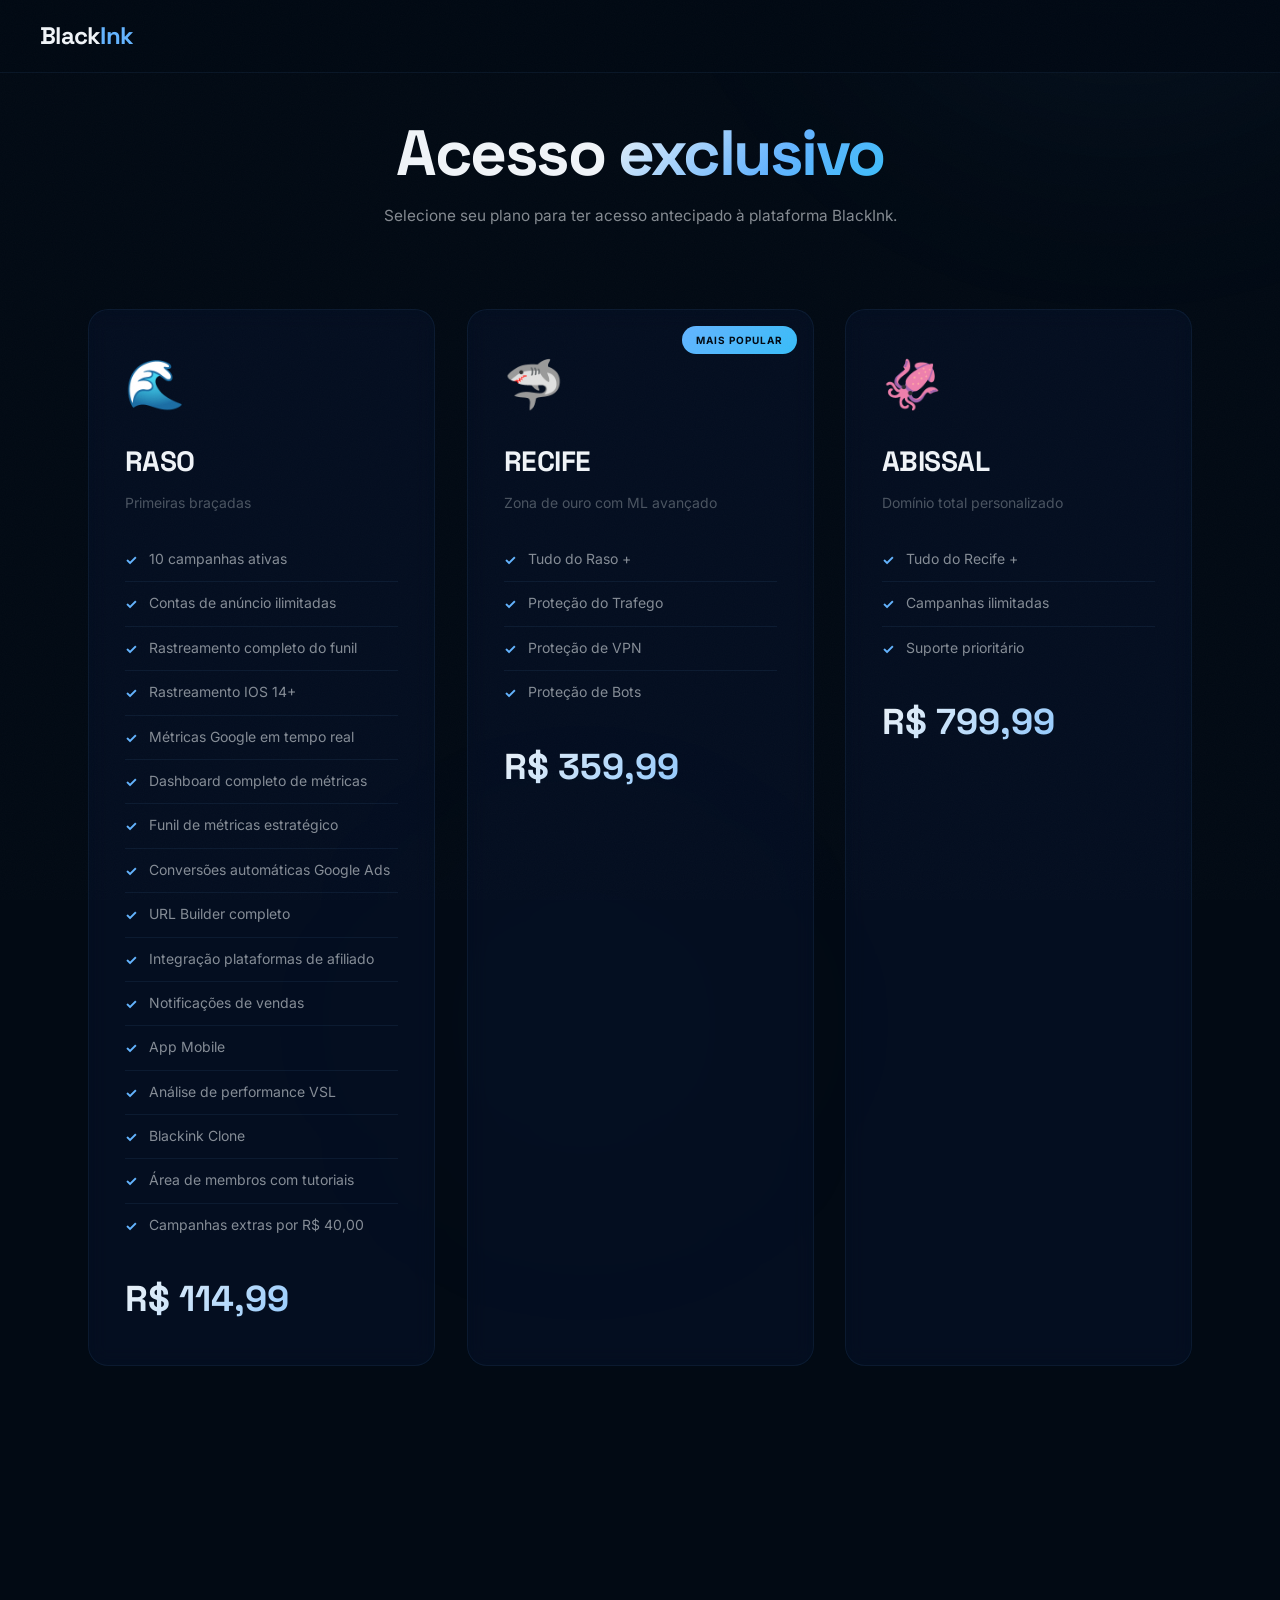
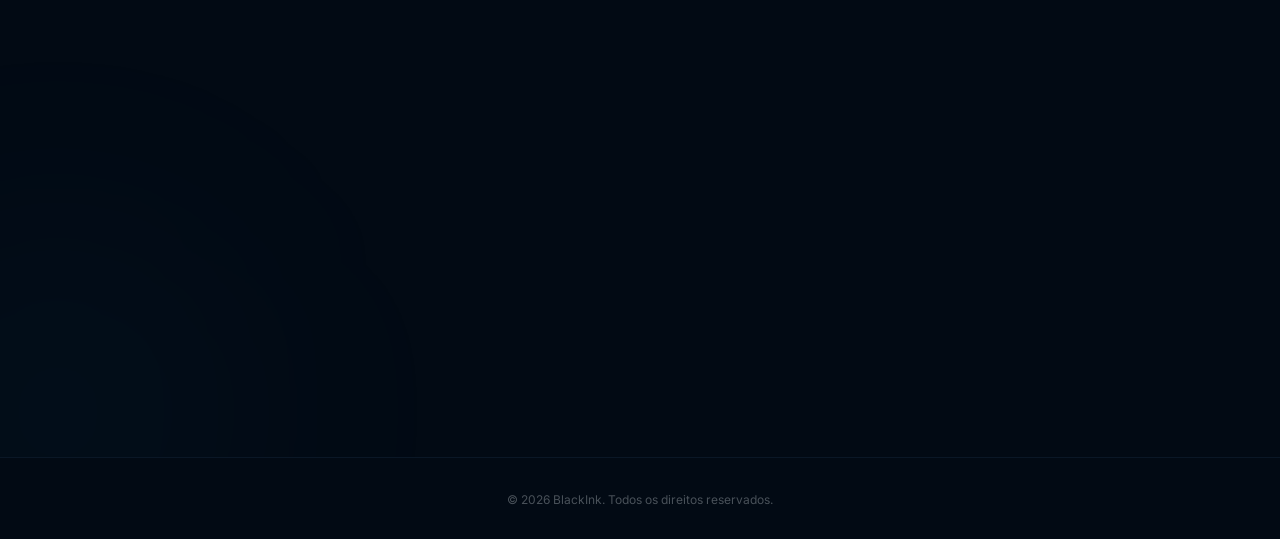
<file: subscribe.html>
<!DOCTYPE html>
<html lang="pt-BR">
<head>
    <meta charset="UTF-8">
    <meta name="viewport" content="width=device-width, initial-scale=1.0">
    <title>Escolha Seu Plano — BlackInk</title>
    <meta name="description" content="Selecione seu plano para ter acesso antecipado à plataforma BlackInk.">
    <link rel="icon" type="image/x-icon" href="/favicon.ico">
    <link rel="preconnect" href="https://fonts.googleapis.com">
    <link rel="preconnect" href="https://fonts.gstatic.com" crossorigin>
    <link href="https://fonts.googleapis.com/css2?family=Inter:wght@300;400;500;600;700;800&family=Space+Grotesk:wght@400;500;600;700&display=swap" rel="stylesheet">
    <link rel="stylesheet" href="css/abyss-tokens.css">
    <style>
        /* ══════════════════════════════════════════════════════════
           BLACKINK — Subscribe Page
           ══════════════════════════════════════════════════════════ */
        :root {
            --ff-display: 'Space Grotesk', sans-serif;
            --ff-body: 'Inter', -apple-system, BlinkMacSystemFont, sans-serif;
            --bg: #020a14;
            --bg2: #06111f;
            --surface: rgba(8,22,48,0.45);
            --border: rgba(100,180,255,0.08);
            --border-h: rgba(100,180,255,0.18);
            --white: #f0f4f8;
            --dim: rgba(240,244,248,0.55);
            --muted: rgba(240,244,248,0.3);
            --accent: #64b4ff;
            --accent2: #38bdf8;
            --green: #34d399;
            --error: #f87171;
            --ease: cubic-bezier(0.16,1,0.3,1);
        }
        *,*::before,*::after{box-sizing:border-box;margin:0;padding:0}
        html{scroll-behavior:smooth;-webkit-text-size-adjust:100%}
        body{font-family:var(--ff-body);color:var(--white);background:var(--bg);-webkit-font-smoothing:antialiased;overflow-x:hidden;line-height:1.6;min-height:100vh;display:flex;flex-direction:column}
        a{color:inherit;text-decoration:none}
        img{max-width:100%;display:block}
        ul{list-style:none}

        /* Grain */
        body::after{content:'';position:fixed;inset:0;z-index:9999;pointer-events:none;opacity:0.022;background-image:url("data:image/svg+xml,%3Csvg viewBox='0 0 256 256' xmlns='http://www.w3.org/2000/svg'%3E%3Cfilter id='n'%3E%3CfeTurbulence type='fractalNoise' baseFrequency='0.9' numOctaves='4' stitchTiles='stitch'/%3E%3C/filter%3E%3Crect width='100%25' height='100%25' filter='url(%23n)'/%3E%3C/svg%3E");background-size:256px}

        /* ── Layout ── */
        .container{max-width:1200px;margin:0 auto;padding:0 24px}
        @media(min-width:768px){.container{padding:0 48px}}

        /* ── Typography ── */
        .t-xl{font-family:var(--ff-display);font-weight:700;font-size:clamp(36px,6vw,64px);line-height:1.05;letter-spacing:-0.04em}
        .t-lg{font-family:var(--ff-display);font-weight:700;font-size:clamp(24px,4vw,36px);line-height:1.1;letter-spacing:-0.03em}
        .t-md{font-family:var(--ff-display);font-weight:600;font-size:clamp(18px,2.5vw,24px);line-height:1.2;letter-spacing:-0.02em}
        .t-body{font-size:clamp(15px,1.2vw,17px);line-height:1.7;color:var(--dim)}
        .t-label{font-size:12px;font-weight:600;letter-spacing:0.15em;text-transform:uppercase;color:var(--accent)}
        .grad{background:linear-gradient(135deg,#f0f4f8 0%,var(--accent) 60%,var(--accent2) 100%);-webkit-background-clip:text;-webkit-text-fill-color:transparent;background-clip:text}

        /* ── Buttons ── */
        .btn{display:inline-flex;align-items:center;justify-content:center;gap:10px;border:none;border-radius:14px;font-family:var(--ff-body);font-weight:600;cursor:pointer;position:relative;overflow:hidden;transition:all .4s var(--ease)}
        .btn-p{background:linear-gradient(135deg,var(--accent),var(--accent2));color:#020a14;font-size:16px;height:56px;padding:0 32px;box-shadow:0 0 0 1px rgba(100,180,255,0.2),0 8px 40px rgba(100,180,255,0.15);width:100%}
        .btn-p:hover:not(:disabled){transform:translateY(-3px);box-shadow:0 0 0 1px rgba(100,180,255,0.3),0 20px 60px rgba(100,180,255,0.25)}
        .btn-p:active{transform:translateY(0)}
        .btn-p:disabled{opacity:0.5;cursor:not-allowed}
        .btn-o{background:transparent;color:var(--white);font-size:16px;height:56px;padding:0 32px;border:1px solid var(--border-h);width:100%}
        .btn-o:hover{border-color:rgba(100,180,255,0.35);background:rgba(100,180,255,0.04);transform:translateY(-3px)}

        /* ── Header ── */
        .hdr{position:fixed;top:0;left:0;right:0;z-index:100;padding:0 24px;background:rgba(2,10,20,0.88);backdrop-filter:blur(24px);-webkit-backdrop-filter:blur(24px);border-bottom:1px solid var(--border)}
        .hdr-in{max-width:1200px;margin:0 auto;display:flex;align-items:center;justify-content:space-between;height:72px}
        .hdr-logo{font-family:var(--ff-display);font-size:24px;font-weight:700;letter-spacing:-0.03em}
        .hdr-logo span{color:var(--accent)}

        /* ── Main Section ── */
        .main-section{flex:1;padding:120px 24px 80px;position:relative;overflow:hidden}

        /* Gradient mesh background */
        .mesh{position:absolute;inset:0;overflow:hidden;pointer-events:none}
        .mesh div{position:absolute;border-radius:50%;filter:blur(130px);animation:mesh-float 20s ease-in-out infinite}
        .mesh .m1{width:700px;height:700px;background:radial-gradient(circle,rgba(100,180,255,0.1),transparent 70%);top:-25%;right:-15%;animation-delay:0s}
        .mesh .m2{width:500px;height:500px;background:radial-gradient(circle,rgba(56,189,248,0.06),transparent 70%);bottom:-10%;left:-15%;animation-delay:-7s}
        .mesh .m3{width:400px;height:400px;background:radial-gradient(circle,rgba(129,140,248,0.05),transparent 70%);top:40%;left:30%;animation-delay:-14s}
        @keyframes mesh-float{0%,100%{transform:translate(0,0) scale(1)}33%{transform:translate(30px,-20px) scale(1.05)}66%{transform:translate(-20px,30px) scale(0.95)}}

        /* Floating particles */
        .particle{position:absolute;width:2px;height:2px;border-radius:50%;background:rgba(140,210,255,0.5);bottom:-10px;animation:p-up 45s linear infinite,p-glow 8s ease-in-out infinite;pointer-events:none}
        @keyframes p-up{from{transform:translateY(0);opacity:0}5%{opacity:1}95%{opacity:1}to{transform:translateY(-100vh);opacity:0}}
        @keyframes p-glow{0%,100%{box-shadow:0 0 4px rgba(140,210,255,0.3)}50%{box-shadow:0 0 12px rgba(140,210,255,0.8)}}

        .content{position:relative;z-index:1}

        /* ── Page Header ── */
        .page-header{text-align:center;margin-bottom:clamp(48px,8vw,80px)}
        .page-title{margin-bottom:16px;animation:fade-up .8s var(--ease) both}
        .page-subtitle{max-width:520px;margin:0 auto;animation:fade-up .8s var(--ease) .2s both}
        @keyframes fade-up{from{opacity:0;transform:translateY(30px)}to{opacity:1;transform:translateY(0)}}

        /* ── Plans Grid ── */
        .plans-grid{display:grid;grid-template-columns:repeat(auto-fit,minmax(min(300px,100%),1fr));gap:clamp(20px,3vw,32px);margin-bottom:clamp(48px,8vw,80px)}

        .plan-card{background:var(--surface);backdrop-filter:blur(10px);border:1px solid var(--border);border-radius:20px;padding:clamp(28px,4vw,36px);transition:all .4s var(--ease);cursor:pointer;position:relative;overflow:hidden;animation:card-in .8s var(--ease) both}
        .plan-card:nth-child(1){animation-delay:.1s}
        .plan-card:nth-child(2){animation-delay:.2s}
        .plan-card:nth-child(3){animation-delay:.3s}
        @keyframes card-in{from{opacity:0;transform:translateY(40px) scale(0.95)}to{opacity:1;transform:translateY(0) scale(1)}}

        .plan-card::before{content:'';position:absolute;top:0;left:0;right:0;height:2px;background:linear-gradient(90deg,var(--accent),var(--accent2));transform:scaleX(0);transform-origin:left;transition:transform .4s var(--ease)}
        .plan-card:hover,.plan-card.selected{border-color:var(--border-h);transform:translateY(-6px);box-shadow:0 24px 60px rgba(100,180,255,0.12)}
        .plan-card:hover::before,.plan-card.selected::before{transform:scaleX(1)}
        .plan-card.selected{background:rgba(100,180,255,0.05);border-color:rgba(100,180,255,0.25)}

        .plan-badge{position:absolute;top:16px;right:16px;background:linear-gradient(135deg,var(--accent),var(--accent2));color:#020a14;padding:6px 14px;border-radius:100px;font-size:10px;font-weight:700;letter-spacing:0.1em;text-transform:uppercase}

        .plan-icon{font-size:clamp(2.5rem,5vw,3rem);margin-bottom:16px;display:block}

        .plan-name{font-family:var(--ff-display);font-size:clamp(20px,3vw,28px);font-weight:700;letter-spacing:-0.02em;margin-bottom:8px;color:var(--white)}

        .plan-description{color:var(--muted);font-size:14px;margin-bottom:24px}

        .plan-features{margin-bottom:24px}
        .plan-features li{padding:10px 0;color:var(--dim);display:flex;align-items:flex-start;gap:12px;font-size:14px;border-bottom:1px solid var(--border)}
        .plan-features li:last-child{border-bottom:none}
        .plan-features li::before{content:"✓";color:var(--accent);font-weight:700;font-size:14px;flex-shrink:0;margin-top:1px}

        .plan-price{font-family:var(--ff-display);font-size:clamp(28px,4vw,36px);font-weight:700;background:linear-gradient(135deg,var(--white),var(--accent));-webkit-background-clip:text;-webkit-text-fill-color:transparent;background-clip:text}

        .check-icon{position:absolute;top:16px;left:16px;width:28px;height:28px;background:linear-gradient(135deg,var(--accent),var(--accent2));border-radius:50%;display:flex;align-items:center;justify-content:center;opacity:0;transform:scale(0);transition:all .3s var(--ease)}
        .plan-card.selected .check-icon{opacity:1;transform:scale(1)}
        .check-icon::after{content:"✓";color:#020a14;font-size:14px;font-weight:700}

        /* ── Email Section ── */
        .email-section{max-width:520px;margin:0 auto;background:var(--surface);backdrop-filter:blur(10px);border:1px solid var(--border);border-radius:20px;padding:clamp(28px,5vw,40px);opacity:0;transform:translateY(20px);transition:all .5s var(--ease);pointer-events:none}
        .email-section.active{opacity:1;transform:translateY(0);pointer-events:all}

        .email-title{text-align:center;margin-bottom:12px}
        .email-subtitle{text-align:center;margin-bottom:28px}

        .selected-plan-info{background:rgba(100,180,255,0.05);border:1px solid var(--border-h);border-radius:12px;padding:16px;margin-bottom:28px;text-align:center;font-size:14px;color:var(--dim)}
        .selected-plan-info strong{color:var(--accent);font-weight:600}

        .form-group{margin-bottom:24px}
        .form-label{display:block;margin-bottom:8px;font-weight:600;font-size:14px;color:var(--white)}
        .form-input{width:100%;padding:16px;background:rgba(2,10,20,0.6);border:1px solid var(--border);border-radius:12px;color:var(--white);font-size:16px;font-family:var(--ff-body);transition:all .3s var(--ease)}
        .form-input:focus{outline:none;border-color:var(--accent);box-shadow:0 0 0 3px rgba(100,180,255,0.15)}
        .form-input::placeholder{color:var(--muted)}
        .form-input.error{border-color:var(--error)}

        .error-message{color:var(--error);font-size:12px;margin-top:8px;display:none}
        .error-message.show{display:block}

        .btn-group{display:flex;flex-direction:column;gap:12px}

        /* Loading Spinner */
        .loading{display:inline-block;width:20px;height:20px;border:2px solid rgba(2,10,20,0.3);border-radius:50%;border-top-color:#020a14;animation:spin 1s ease-in-out infinite}
        @keyframes spin{to{transform:rotate(360deg)}}

        /* ── Success Message ── */
        .success-message{max-width:520px;margin:0 auto;background:var(--surface);backdrop-filter:blur(10px);border:1px solid var(--green);border-radius:20px;padding:clamp(40px,6vw,56px);text-align:center;display:none}
        .success-message.show{display:block;animation:fade-up .5s var(--ease)}

        .success-icon{width:72px;height:72px;background:var(--green);border-radius:50%;display:flex;align-items:center;justify-content:center;margin:0 auto 24px;font-size:32px;color:#020a14;box-shadow:0 0 40px rgba(52,211,153,0.3)}

        .success-title{font-family:var(--ff-display);font-size:clamp(24px,4vw,32px);font-weight:700;margin-bottom:16px;color:var(--green)}

        .success-text{color:var(--dim);font-size:16px;line-height:1.7}
        .success-text strong{color:var(--white)}

        /* ── Footer ── */
        .footer{padding:28px 0;border-top:1px solid var(--border)}
        .f-bottom{text-align:center}
        .f-bottom span{font-size:12px;color:var(--muted)}

        /* ── Cursor ── */
        .cursor{position:fixed;width:8px;height:8px;border-radius:50%;background:var(--accent);pointer-events:none;z-index:9997;opacity:0;mix-blend-mode:screen;transition:opacity .3s,width .4s var(--ease),height .4s var(--ease);transform:translate(-50%,-50%)}
        .cursor.on{opacity:.5}
        .cursor.big{width:48px;height:48px;opacity:.12}
        @media(pointer:coarse){.cursor{display:none}}

        /* ── Responsive ── */
        @media(max-width:767px){
            .main-section{padding:100px 20px 60px}
            .plans-grid{grid-template-columns:1fr}
        }
    </style>
</head>
<body>

<!-- Cursor -->
<div class="cursor" id="cur"></div>

<!-- ═══════ HEADER ═══════ -->
<header class="hdr">
    <div class="hdr-in">
        <a href="/" class="hdr-logo">Black<span>Ink</span></a>
    </div>
</header>

<!-- ═══════ MAIN ═══════ -->
<main class="main-section">
    <!-- Background effects -->
    <div class="mesh">
        <div class="m1"></div>
        <div class="m2"></div>
        <div class="m3"></div>
    </div>
    <div class="particle" style="left:10%;animation-delay:0s,-2s"></div>
    <div class="particle" style="left:25%;animation-delay:-10s,-4s"></div>
    <div class="particle" style="left:40%;animation-delay:-20s,-6s"></div>
    <div class="particle" style="left:55%;animation-delay:-30s,-3s"></div>
    <div class="particle" style="left:70%;animation-delay:-15s,-7s"></div>
    <div class="particle" style="left:85%;animation-delay:-25s,-5s"></div>

    <div class="content">
        <div class="container">
            <!-- Page Header -->
            <div class="page-header">
                <h1 class="t-xl page-title">Acesso <span class="grad">exclusivo</span></h1>
                <p class="t-body page-subtitle">
                    Selecione seu plano para ter acesso antecipado à plataforma BlackInk.
                </p>
            </div>

            <!-- Plans Grid -->
            <div class="plans-grid" id="plansGrid">
                <div class="plan-card" data-plan="Raso" data-price="114.99">
                    <span class="plan-icon">🌊</span>
                    <div class="check-icon"></div>
                    <h3 class="plan-name">RASO</h3>
                    <p class="plan-description">Primeiras braçadas</p>
                    <ul class="plan-features">
                        <li>10 campanhas ativas</li>
                        <li>Contas de anúncio ilimitadas</li>
                        <li>Rastreamento completo do funil</li>
                        <li>Rastreamento IOS 14+</li>
                        <li>Métricas Google em tempo real</li>
                        <li>Dashboard completo de métricas</li>
                        <li>Funil de métricas estratégico</li>
                        <li>Conversões automáticas Google Ads</li>
                        <li>URL Builder completo</li>
                        <li>Integração plataformas de afiliado</li>
                        <li>Notificações de vendas</li>
                        <li>App Mobile</li>
                        <li>Análise de performance VSL</li>
                        <li>Blackink Clone</li>
                        <li>Área de membros com tutoriais</li>
                        <li>Campanhas extras por R$ 40,00</li>
                    </ul>
                    <div class="plan-price">R$ 114,99</div>
                </div>

                <div class="plan-card" data-plan="Recife" data-price="359.99">
                    <span class="plan-badge">MAIS POPULAR</span>
                    <span class="plan-icon">🦈</span>
                    <div class="check-icon"></div>
                    <h3 class="plan-name">RECIFE</h3>
                    <p class="plan-description">Zona de ouro com ML avançado</p>
                    <ul class="plan-features">
                        <li>Tudo do Raso +</li>
                        <li>Proteção do Trafego</li>
                        <li>Proteção de VPN</li>
                        <li>Proteção de Bots</li>
                    </ul>
                    <div class="plan-price">R$ 359,99</div>
                </div>

                <div class="plan-card" data-plan="Abissal" data-price="Em Breve">
                    <span class="plan-icon">🦑</span>
                    <div class="check-icon"></div>
                    <h3 class="plan-name">ABISSAL</h3>
                    <p class="plan-description">Domínio total personalizado</p>
                    <ul class="plan-features">
                        <li>Tudo do Recife +</li>
                        <li>Campanhas ilimitadas</li>
                        <li>Suporte prioritário</li>
                    </ul>
                    <div class="plan-price">R$ 799,99</div>
                </div>
            </div>

            <!-- Email Section -->
            <div class="email-section" id="emailSection">
                <h2 class="t-lg email-title">Quase lá!</h2>
                <p class="t-body email-subtitle">Informe seu e-mail para receber o seu link de acesso às profundezas</p>

                <div class="selected-plan-info" id="selectedPlanInfo">
                    Plano selecionado: <strong id="selectedPlanName"></strong>
                </div>

                <form id="emailForm">
                    <div class="form-group">
                        <label for="email" class="form-label">Seu melhor e-mail</label>
                        <input
                            type="email"
                            id="email"
                            class="form-input"
                            placeholder="seu@email.com"
                            required
                        >
                        <div class="error-message" id="emailError">
                            Por favor, insira um e-mail válido
                        </div>
                    </div>

                    <div class="btn-group">
                        <button type="submit" class="btn btn-p" id="submitBtn">
                            Receber Link de Cadastro
                        </button>
                        <button type="button" class="btn btn-o" id="changePlanBtn">
                            Escolher Outro Plano
                        </button>
                    </div>
                </form>
            </div>

            <!-- Success Message -->
            <div class="success-message" id="successMessage">
                <div class="success-icon">✓</div>
                <h2 class="success-title">E-mail Enviado!</h2>
                <p class="success-text">
                    Enviamos o link do formulário de cadastro para <strong id="confirmedEmail"></strong>.<br><br>
                    Verifique sua caixa de entrada (e spam) nos próximos minutos.
                </p>
            </div>
        </div>
    </div>
</main>

<!-- ═══════ FOOTER ═══════ -->
<footer class="footer">
    <div class="f-bottom">
        <span>&copy; 2026 BlackInk. Todos os direitos reservados.</span>
    </div>
</footer>

<script>
    (() => {
        let selectedPlan = null;

        const planCards = document.querySelectorAll('.plan-card');
        const emailSection = document.getElementById('emailSection');
        const selectedPlanName = document.getElementById('selectedPlanName');
        const emailForm = document.getElementById('emailForm');
        const emailInput = document.getElementById('email');
        const emailError = document.getElementById('emailError');
        const submitBtn = document.getElementById('submitBtn');
        const changePlanBtn = document.getElementById('changePlanBtn');
        const successMessage = document.getElementById('successMessage');
        const confirmedEmail = document.getElementById('confirmedEmail');
        const plansGrid = document.getElementById('plansGrid');

        // Plan selection
        planCards.forEach(card => {
            card.addEventListener('click', () => {
                planCards.forEach(c => c.classList.remove('selected'));
                card.classList.add('selected');

                selectedPlan = {
                    name: card.dataset.plan,
                    displayName: card.querySelector('.plan-name').textContent,
                    price: card.dataset.price
                };

                selectedPlanName.textContent = selectedPlan.displayName;
                emailSection.classList.add('active');

                setTimeout(() => {
                    emailSection.scrollIntoView({behavior: 'smooth', block: 'center'});
                }, 300);
            });
        });

        // Change plan button
        changePlanBtn.addEventListener('click', () => {
            emailSection.classList.remove('active');
            planCards.forEach(c => c.classList.remove('selected'));
            selectedPlan = null;
            emailInput.value = '';
            emailError.classList.remove('show');
            emailInput.classList.remove('error');
            plansGrid.scrollIntoView({behavior: 'smooth', block: 'start'});
        });

        // Email validation
        function validateEmail(email) {
            const re = /^[^\s@]+@[^\s@]+\.[^\s@]+$/;
            return re.test(email);
        }

        emailInput.addEventListener('input', () => {
            if (emailInput.classList.contains('error')) {
                emailInput.classList.remove('error');
                emailError.classList.remove('show');
            }
        });

        emailForm.addEventListener('submit', async (e) => {
            e.preventDefault();

            const email = emailInput.value.trim();

            if (!validateEmail(email)) {
                emailInput.classList.add('error');
                emailError.classList.add('show');
                return;
            }

            submitBtn.disabled = true;
            submitBtn.innerHTML = '<span class="loading"></span>';

            const registrationData = {
                email: email,
                plan: selectedPlan.name,
                planDisplayName: selectedPlan.displayName,
                timestamp: new Date().toISOString()
            };

            const API_ENDPOINT = 'https://api.blackink.cloud/api/closed-beta';

            try {
                const response = await fetch(API_ENDPOINT, {
                    method: 'POST',
                    headers: {
                        'Content-Type': 'application/json'
                    },
                    body: JSON.stringify(registrationData)
                });

                if (!response.ok) {
                    const errorData = await response.json().catch(() => ({message: 'Erro desconhecido'}));
                    throw new Error(`Erro ${response.status}: ${errorData.message || response.statusText}`);
                }

                console.log('Registro enviado com sucesso!', registrationData);

                confirmedEmail.textContent = email;
                emailSection.classList.remove('active');
                emailSection.style.display = 'none';
                successMessage.classList.add('show');
                successMessage.scrollIntoView({behavior: 'smooth', block: 'center'});

            } catch (error) {
                console.error('Erro ao enviar o registro:', error);
                alert(`Ocorreu um erro ao enviar o registro. Por favor, tente novamente.\nDetalhe: ${error.message}`);

                submitBtn.disabled = false;
                submitBtn.textContent = 'Receber Link de Cadastro';
                emailSection.style.display = 'block';
                emailSection.classList.add('active');
            }
        });

        // ── Cursor follower (desktop) ──
        const cur = document.getElementById('cur');
        if (matchMedia('(pointer:fine)').matches && cur) {
            let cx=0,cy=0,tx=0,ty=0;
            document.addEventListener('mousemove', e => { tx=e.clientX; ty=e.clientY; if(!cur.classList.contains('on'))cur.classList.add('on'); });
            (function loop(){ cx+=(tx-cx)*.12; cy+=(ty-cy)*.12; cur.style.left=cx+'px'; cur.style.top=cy+'px'; requestAnimationFrame(loop); })();
            document.querySelectorAll('a,button,.plan-card').forEach(el => {
                el.addEventListener('mouseenter', () => cur.classList.add('big'));
                el.addEventListener('mouseleave', () => cur.classList.remove('big'));
            });
            document.addEventListener('mouseleave', () => cur.classList.remove('on'));
            document.addEventListener('mouseenter', () => cur.classList.add('on'));
        }

        // ── Magnetic buttons ──
        if (matchMedia('(pointer:fine)').matches) {
            document.querySelectorAll('.btn-p').forEach(btn => {
                btn.addEventListener('mousemove', e => {
                    const r = btn.getBoundingClientRect();
                    btn.style.transform = `translate(${(e.clientX-r.left-r.width/2)*.1}px,${(e.clientY-r.top-r.height/2)*.1}px)`;
                });
                btn.addEventListener('mouseleave', () => { btn.style.transform = ''; });
            });
        }
    })();
</script>
</body>
</html>
</file>
<file: css/abyss-tokens.css>
/**
 * ABYSS DESIGN SYSTEM — CSS Custom Properties
 *
 * Source of truth: blackink-app/src/theme/
 * Generated from: abyssTokens.js, colors.js, BText.jsx, index.jsx
 *
 * Usage:
 *   <link rel="stylesheet" href="css/abyss-tokens.css">
 *   Then use: var(--abyss-depth-surface)
 *
 * Themes: .theme-dark (default), .theme-light
 */

/* ==========================================================
   BASE TOKENS (theme-independent)
   ========================================================== */
:root {
    /* ── Brand ── */
    --brand-blue: #116CC5;
    --brand-deep-blue: #081943;

    /* ── Semantic (consistent across themes) ── */
    --color-error: #DC2626;
    --color-success: #16A34A;
    --color-warning: #D97706;
    --color-info: #0EA5E9;
    --color-white: #FFFFFF;
    --color-black: #000000;

    /* ── Abyss Depth Colors ── */
    --abyss-depth-surface: #0a1628;
    --abyss-depth-shallow: #071422;
    --abyss-depth-mid: #050f1a;
    --abyss-depth-deep: #030a12;
    --abyss-depth-abyss: #020608;

    /* ── Abyss Depth Gradient (CSS) ── */
    --abyss-depth-gradient: linear-gradient(
        180deg,
        #0a1628 0%,
        #071422 25%,
        #050f1a 50%,
        #030a12 75%,
        #020608 100%
    );

    /* ── Glass Effect (cards/elements) ── */
    --abyss-glass-top: rgba(10, 22, 40, 0.82);
    --abyss-glass-mid: rgba(8, 18, 35, 0.85);
    --abyss-glass-bottom: rgba(6, 14, 28, 0.88);
    --abyss-glass-gradient: linear-gradient(
        180deg,
        rgba(10, 22, 40, 0.82) 0%,
        rgba(8, 18, 35, 0.85) 50%,
        rgba(6, 14, 28, 0.88) 100%
    );

    /* ── Glass Light (filter buttons) ── */
    --abyss-glass-light-top: rgba(10, 22, 40, 0.80);
    --abyss-glass-light-mid: rgba(8, 18, 35, 0.84);
    --abyss-glass-light-bottom: rgba(6, 14, 28, 0.86);
    --abyss-glass-light-gradient: linear-gradient(
        180deg,
        rgba(10, 22, 40, 0.80) 0%,
        rgba(8, 18, 35, 0.84) 50%,
        rgba(6, 14, 28, 0.86) 100%
    );

    /* ── Bioluminescent Colors ── */
    --bio-primary: rgba(100, 180, 255, 1);
    --bio-secondary: rgba(80, 200, 220, 1);
    --bio-accent: rgba(60, 220, 200, 1);
    --bio-particle: rgba(140, 210, 255, 1);

    /* ── Bioluminescent Opacity Variants ── */
    --bio-border: rgba(100, 200, 255, 0.15);
    --bio-top-line: rgba(100, 200, 255, 0.10);
    --bio-ambient: rgba(100, 200, 255, 0.03);
    --bio-whisper: rgba(100, 180, 255, 0.015);

    /* ── Abyss Layers (background overlays) ── */
    --abyss-mist-gradient: linear-gradient(
        180deg,
        transparent 0%,
        rgba(0, 15, 35, 0.25) 65%,
        rgba(0, 8, 20, 0.4) 100%
    );
    --abyss-vignette-gradient: radial-gradient(
        ellipse at center,
        transparent 0%,
        transparent 75%,
        rgba(0, 0, 0, 0.35) 100%
    );

    /* ── Particles ── */
    --particle-color: rgba(140, 210, 255, 1);
    --particle-size: 3px;
    --particle-opacity-min: 0.08;
    --particle-opacity-max: 0.18;

    /* ── Spacing Scale ── */
    --space-xs: 4px;
    --space-sm: 8px;
    --space-md: 16px;
    --space-lg: 24px;
    --space-xl: 32px;
    --space-xxl: 48px;

    /* ── Border Radius ── */
    --radius-xs: 4px;
    --radius-sm: 8px;
    --radius-md: 12px;
    --radius-lg: 16px;
    --radius-xl: 20px;
    --radius-full: 9999px;

    /* ── Abyss-specific Radius ── */
    --radius-card: 16px;
    --radius-button: 14px;
    --radius-small: 8px;

    /* ── Z-Index Scale ── */
    --z-base: 0;
    --z-card: 1;
    --z-sticky: 10;
    --z-header: 100;
    --z-overlay: 200;
    --z-modal: 300;
    --z-toast: 400;

    /* ── Animation Durations ── */
    --duration-fast: 150ms;
    --duration-normal: 300ms;
    --duration-slow: 500ms;
    --duration-particle: 60s;
    --duration-glow-cycle: 10s;

    /* ── Breakpoints (for reference, use in @media) ── */
    --bp-sm: 640px;
    --bp-md: 768px;
    --bp-lg: 1024px;
    --bp-xl: 1280px;

    /* ── Font Family ── */
    --font-system: -apple-system, BlinkMacSystemFont, 'SF Pro Display', 'Segoe UI', Roboto, 'Helvetica Neue', Arial, sans-serif;
    --font-mono: 'SF Mono', 'Fira Code', 'Fira Mono', 'Roboto Mono', monospace;
}


/* ==========================================================
   DARK THEME (Midnight Ocean — default)
   ========================================================== */
.theme-dark,
:root {
    /* ── Background ── */
    --bg-primary: #040d1a;
    --bg-secondary: rgba(8, 22, 48, 0.7);
    --bg-tertiary: #071428;
    --bg-elevated: rgba(12, 30, 58, 0.85);
    --bg-gradient-start: #040d1a;
    --bg-gradient-end: #081830;

    /* ── Text ── */
    --text-primary: #f8fafc;
    --text-secondary: #94a3b8;
    --text-tertiary: #64748b;
    --text-inverse: #020617;
    --text-link: #38bdf8;
    --text-gold: #fbbf24;

    /* ── Accent ── */
    --accent-primary: #3b82f6;
    --accent-secondary: #6366f1;
    --accent-tertiary: #06b6d4;
    --accent-muted: rgba(59, 130, 246, 0.15);
    --accent-glow: rgba(59, 130, 246, 0.5);

    /* ── Border ── */
    --border-primary: rgba(148, 163, 184, 0.1);
    --border-secondary: rgba(148, 163, 184, 0.05);
    --border-accent: rgba(59, 130, 246, 0.4);

    /* ── Status ── */
    --status-error: #ef4444;
    --status-error-bg: rgba(239, 68, 68, 0.15);
    --status-success: #10b981;
    --status-success-bg: rgba(16, 185, 129, 0.15);
    --status-warning: #f59e0b;
    --status-warning-bg: rgba(245, 158, 11, 0.15);
    --status-info: #06b6d4;
    --status-info-bg: rgba(6, 182, 212, 0.15);

    /* ── Shadows ── */
    --shadow-card: 0 8px 20px rgba(0, 0, 0, 0.4);
    --shadow-card-elevated: 0 12px 28px rgba(0, 0, 0, 0.5);
    --shadow-filter: 0 6px 16px rgba(0, 0, 0, 0.35);
    --shadow-soft: 0 4px 12px rgba(0, 0, 0, 0.15);
    --shadow-medium: 0 8px 16px rgba(0, 0, 0, 0.2);
    --shadow-strong: 0 12px 24px rgba(0, 0, 0, 0.25);
    --shadow-glow: 0 0 20px rgba(59, 130, 246, 0.2);

    /* ── Card Component ── */
    --card-bg: rgba(7, 20, 40, 0.75);
    --card-border: rgba(100, 150, 220, 0.08);
    --card-shadow: rgba(0, 10, 30, 0.5);
    --card-gradient-border-start: rgba(100, 150, 220, 0.12);
    --card-gradient-border-end: rgba(60, 100, 180, 0.02);

    /* ── Input Component ── */
    --input-bg: rgba(10, 22, 40, 0.6);
    --input-border: rgba(100, 200, 255, 0.12);
    --input-placeholder: #5a7a9a;
    --input-text: #f8fafc;
    --input-focus-border: rgba(100, 200, 255, 0.35);
    --input-focus-bg: rgba(10, 22, 40, 0.8);

    /* ── Button Component ── */
    --btn-primary-bg: #3b82f6;
    --btn-primary-gradient: linear-gradient(90deg, #3b82f6, #2563eb);
    --btn-primary-text: #ffffff;
    --btn-secondary-bg: rgba(12, 30, 58, 0.6);
    --btn-secondary-text: #f8fafc;
    --btn-outline-border: #3b82f6;
    --btn-outline-text: #3b82f6;
    --btn-danger-bg: rgba(239, 68, 68, 0.2);
    --btn-danger-text: #ef4444;
    --btn-disabled-opacity: 0.5;

    /* ── Toast Component ── */
    --toast-success-bg: rgba(16, 185, 129, 0.15);
    --toast-success-border: rgba(16, 185, 129, 0.3);
    --toast-success-text: #10b981;
    --toast-error-bg: rgba(239, 68, 68, 0.15);
    --toast-error-border: rgba(239, 68, 68, 0.3);
    --toast-error-text: #ef4444;
    --toast-warning-bg: rgba(245, 158, 11, 0.15);
    --toast-warning-border: rgba(245, 158, 11, 0.3);
    --toast-warning-text: #f59e0b;
    --toast-info-bg: rgba(6, 182, 212, 0.15);
    --toast-info-border: rgba(6, 182, 212, 0.3);
    --toast-info-text: #06b6d4;

    /* ── Tab Bar ── */
    --tabbar-bg: rgba(4, 13, 26, 0.92);
    --tabbar-active-bg: #3b82f6;
    --tabbar-active-text: #ffffff;
    --tabbar-inactive-text: #5a7a9a;

    /* ── Header ── */
    --header-bg: rgba(4, 13, 26, 0.85);
    --header-title: #f8fafc;
    --header-subtitle: #8aa4c4;
    --header-border: rgba(100, 150, 220, 0.08);

    /* ── Modal ── */
    --modal-overlay: rgba(0, 5, 15, 0.88);
    --modal-bg: #0a1e38;
    --modal-border: rgba(100, 150, 220, 0.1);
}


/* ==========================================================
   LIGHT THEME (Liquid Glass Premium)
   ========================================================== */
.theme-light {
    /* ── Background ── */
    --bg-primary: #081943;
    --bg-secondary: rgba(255, 255, 255, 0.05);
    --bg-tertiary: #081943;
    --bg-elevated: rgba(255, 255, 255, 0.08);

    /* ── Text ── */
    --text-primary: #FFFFFF;
    --text-secondary: #999999;
    --text-tertiary: #666666;
    --text-inverse: #081943;
    --text-link: #116CC5;
    --text-gold: #fbbf24;

    /* ── Accent ── */
    --accent-primary: #116CC5;
    --accent-secondary: #0D5299;
    --accent-tertiary: #0EA5E9;
    --accent-muted: rgba(17, 108, 197, 0.2);
    --accent-glow: rgba(17, 108, 197, 0.4);

    /* ── Border ── */
    --border-primary: rgba(255, 255, 255, 0.1);
    --border-secondary: rgba(255, 255, 255, 0.05);
    --border-accent: rgba(17, 108, 197, 0.3);

    /* ── Status ── */
    --status-error: #DC2626;
    --status-error-bg: rgba(220, 38, 38, 0.15);
    --status-success: #16A34A;
    --status-success-bg: rgba(22, 163, 74, 0.15);
    --status-warning: #D97706;
    --status-warning-bg: rgba(217, 119, 6, 0.15);
    --status-info: #0EA5E9;
    --status-info-bg: rgba(14, 165, 233, 0.15);

    /* ── Shadows ── */
    --shadow-card: 0 4px 12px rgba(0, 0, 0, 0.06);
    --shadow-card-elevated: 0 8px 20px rgba(0, 0, 0, 0.10);
    --shadow-filter: 0 3px 10px rgba(0, 0, 0, 0.05);
    --shadow-soft: 0 4px 12px rgba(0, 0, 0, 0.15);
    --shadow-medium: 0 8px 16px rgba(0, 0, 0, 0.2);
    --shadow-strong: 0 12px 24px rgba(0, 0, 0, 0.25);
    --shadow-glow: 0 0 20px rgba(17, 108, 197, 0.2);

    /* ── Card Component ── */
    --card-bg: rgba(255, 255, 255, 0.08);
    --card-border: rgba(255, 255, 255, 0.15);
    --card-shadow: rgba(0, 0, 0, 0.25);
    --card-gradient-border-start: rgba(255, 255, 255, 0.25);
    --card-gradient-border-end: rgba(255, 255, 255, 0.05);

    /* ── Input Component ── */
    --input-bg: rgba(255, 255, 255, 0.08);
    --input-border: rgba(255, 255, 255, 0.15);
    --input-placeholder: #999999;
    --input-text: #FFFFFF;
    --input-focus-border: rgba(17, 108, 197, 0.5);
    --input-focus-bg: rgba(255, 255, 255, 0.12);

    /* ── Button Component ── */
    --btn-primary-bg: #116CC5;
    --btn-primary-gradient: linear-gradient(90deg, #116CC5, #0D5299);
    --btn-primary-text: #FFFFFF;
    --btn-secondary-bg: rgba(255, 255, 255, 0.1);
    --btn-secondary-text: #FFFFFF;
    --btn-outline-border: #116CC5;
    --btn-outline-text: #116CC5;
    --btn-danger-bg: #DC2626;
    --btn-danger-text: #FFFFFF;
    --btn-disabled-opacity: 0.6;

    /* ── Toast Component ── */
    --toast-success-bg: rgba(22, 163, 74, 0.15);
    --toast-success-border: rgba(22, 163, 74, 0.3);
    --toast-success-text: #16A34A;
    --toast-error-bg: rgba(220, 38, 38, 0.15);
    --toast-error-border: rgba(220, 38, 38, 0.3);
    --toast-error-text: #DC2626;
    --toast-warning-bg: rgba(217, 119, 6, 0.15);
    --toast-warning-border: rgba(217, 119, 6, 0.3);
    --toast-warning-text: #D97706;
    --toast-info-bg: rgba(14, 165, 233, 0.15);
    --toast-info-border: rgba(14, 165, 233, 0.3);
    --toast-info-text: #0EA5E9;

    /* ── Tab Bar ── */
    --tabbar-bg: rgba(8, 25, 67, 0.95);
    --tabbar-active-bg: #116CC5;
    --tabbar-active-text: #FFFFFF;
    --tabbar-inactive-text: #7C8BA1;

    /* ── Header ── */
    --header-bg: #081943;
    --header-title: #FFFFFF;
    --header-subtitle: #999999;
    --header-border: rgba(255, 255, 255, 0.1);

    /* ── Modal ── */
    --modal-overlay: rgba(0, 0, 0, 0.7);
    --modal-bg: rgba(8, 25, 67, 0.95);
    --modal-border: rgba(17, 108, 197, 0.3);
}


/* ==========================================================
   TYPOGRAPHY CLASSES
   Extracted from: BText.jsx (25+ variants)
   Font: -apple-system / SF Pro / Roboto / system
   ========================================================== */

/* Base text style */
.bt { font-family: var(--font-system); color: var(--text-primary); }

/* Display — Large showcase numbers */
.bt-display          { font-size: 40px; font-weight: 700; letter-spacing: -1.5px; line-height: 48px; }

/* Metric Values */
.bt-metric           { font-size: 28px; font-weight: 700; letter-spacing: -0.8px; line-height: 34px; }
.bt-metric-lg        { font-size: 34px; font-weight: 700; letter-spacing: -1.2px; line-height: 40px; }
.bt-metric-sm        { font-size: 22px; font-weight: 700; letter-spacing: -0.5px; line-height: 28px; }

/* Headings */
.bt-h1               { font-size: 32px; font-weight: 700; letter-spacing: -0.8px; line-height: 40px; }
.bt-h2               { font-size: 24px; font-weight: 700; letter-spacing: -0.5px; line-height: 30px; }
.bt-h3               { font-size: 20px; font-weight: 600; letter-spacing: -0.3px; line-height: 26px; }
.bt-title            { font-size: 28px; font-weight: 700; letter-spacing: -0.5px; line-height: 34px; }

/* Section */
.bt-section-title    { font-size: 18px; font-weight: 600; letter-spacing: -0.2px; line-height: 24px; }
.bt-section-subtitle { font-size: 14px; font-weight: 500; letter-spacing: 0.1px;  line-height: 20px; color: var(--text-secondary); }

/* Labels */
.bt-label            { font-size: 13px; font-weight: 600; letter-spacing: 0.3px;  line-height: 18px; color: var(--text-secondary); }
.bt-label-sm         { font-size: 11px; font-weight: 600; letter-spacing: 0.4px;  line-height: 14px; color: var(--text-tertiary); }
.bt-label-upper      { font-size: 11px; font-weight: 600; letter-spacing: 0.8px;  line-height: 14px; color: var(--text-secondary); text-transform: uppercase; }

/* Body */
.bt-body             { font-size: 16px; font-weight: 400; letter-spacing: 0;       line-height: 24px; }
.bt-body-md          { font-size: 15px; font-weight: 500; letter-spacing: 0;       line-height: 22px; }
.bt-body-sm          { font-size: 14px; font-weight: 400; letter-spacing: 0.1px;  line-height: 20px; color: var(--text-secondary); }

/* Caption */
.bt-caption          { font-size: 12px; font-weight: 400; letter-spacing: 0.2px;  line-height: 16px; color: var(--text-tertiary); }
.bt-caption-md       { font-size: 12px; font-weight: 500; letter-spacing: 0.2px;  line-height: 16px; color: var(--text-secondary); }

/* Special */
.bt-subtitle         { font-size: 16px; font-weight: 400; letter-spacing: 0.1px;  line-height: 22px; color: var(--text-secondary); text-align: center; }
.bt-link             { font-size: 14px; font-weight: 500; letter-spacing: 0.1px;  line-height: 20px; color: var(--accent-primary); }

/* Button text */
.bt-button           { font-size: 16px; font-weight: 600; letter-spacing: 0.2px;  line-height: 22px; }
.bt-button-sm        { font-size: 14px; font-weight: 600; letter-spacing: 0.2px;  line-height: 18px; }

/* Accent */
.bt-accent           { font-size: 14px; font-weight: 600; letter-spacing: 0.1px;  line-height: 20px; color: var(--accent-primary); }

/* Numeric */
.bt-numeric          { font-size: 16px; font-weight: 600; letter-spacing: -0.2px; line-height: 22px; font-variant-numeric: tabular-nums; }
.bt-numeric-lg       { font-size: 24px; font-weight: 700; letter-spacing: -0.5px; line-height: 30px; font-variant-numeric: tabular-nums; }

/* Percentage */
.bt-percentage       { font-size: 14px; font-weight: 700; letter-spacing: -0.2px; line-height: 18px; font-variant-numeric: tabular-nums; }
.bt-percentage-lg    { font-size: 40px; font-weight: 700; letter-spacing: -1.5px; line-height: 48px; font-variant-numeric: tabular-nums; }


/* ==========================================================
   ANIMATION KEYFRAMES
   Extracted from: BAnimateEntry.jsx directions
   ========================================================== */

@keyframes fade-in-up {
    from { opacity: 0; transform: translateY(20px); }
    to   { opacity: 1; transform: translateY(0); }
}

@keyframes fade-in-down {
    from { opacity: 0; transform: translateY(-20px); }
    to   { opacity: 1; transform: translateY(0); }
}

@keyframes fade-in-left {
    from { opacity: 0; transform: translateX(-20px); }
    to   { opacity: 1; transform: translateX(0); }
}

@keyframes fade-in-right {
    from { opacity: 0; transform: translateX(20px); }
    to   { opacity: 1; transform: translateX(0); }
}

@keyframes fade-in {
    from { opacity: 0; }
    to   { opacity: 1; }
}

@keyframes float-up {
    from { transform: translateY(100vh); }
    to   { transform: translateY(-20px); }
}

@keyframes glow-pulse {
    0%, 100% { opacity: var(--particle-opacity-min); }
    50%      { opacity: var(--particle-opacity-max); }
}

/* Utility animation classes */
.animate-fade-in-up    { animation: fade-in-up    0.5s ease-out both; }
.animate-fade-in-down  { animation: fade-in-down  0.5s ease-out both; }
.animate-fade-in-left  { animation: fade-in-left  0.5s ease-out both; }
.animate-fade-in-right { animation: fade-in-right 0.5s ease-out both; }
.animate-fade-in       { animation: fade-in       0.5s ease-out both; }

/* Stagger delays */
.delay-1 { animation-delay: 70ms; }
.delay-2 { animation-delay: 140ms; }
.delay-3 { animation-delay: 210ms; }
.delay-4 { animation-delay: 280ms; }
.delay-5 { animation-delay: 350ms; }
.delay-6 { animation-delay: 420ms; }
.delay-7 { animation-delay: 490ms; }
.delay-8 { animation-delay: 560ms; }
</file>
